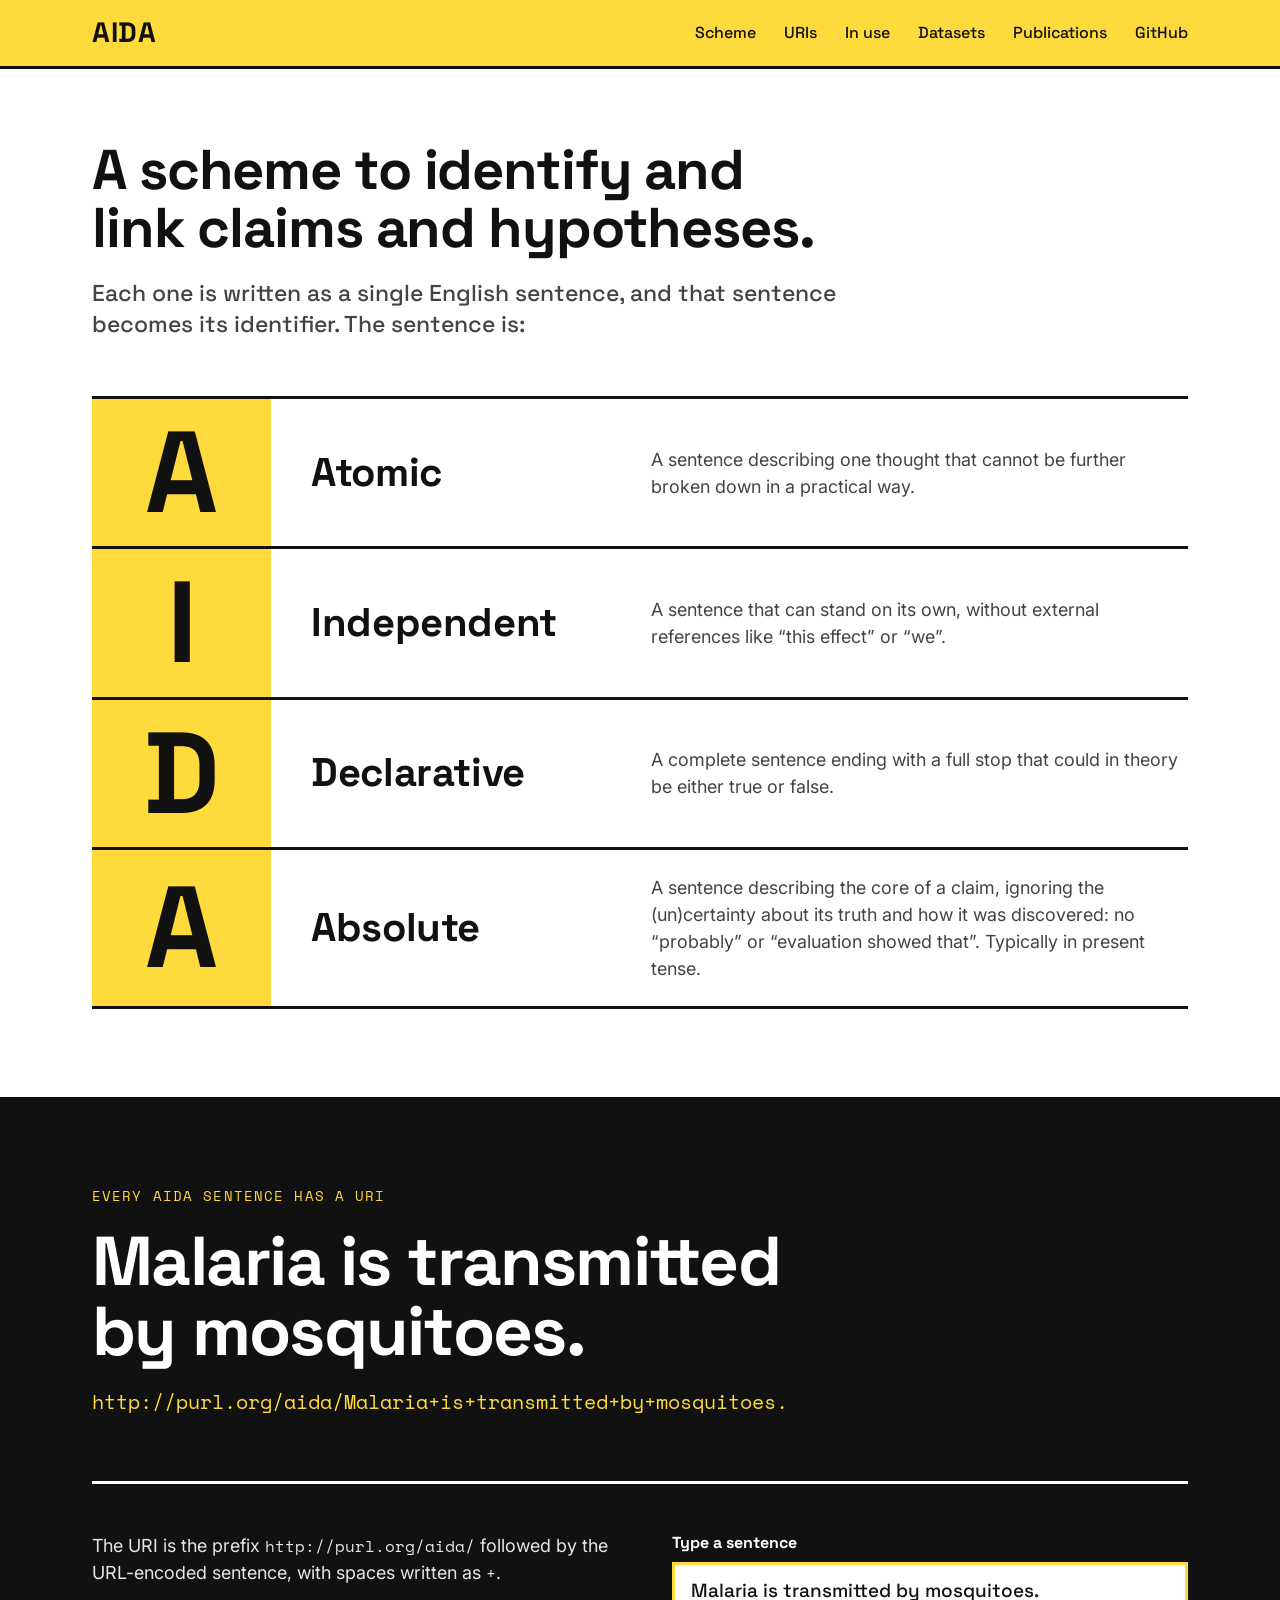
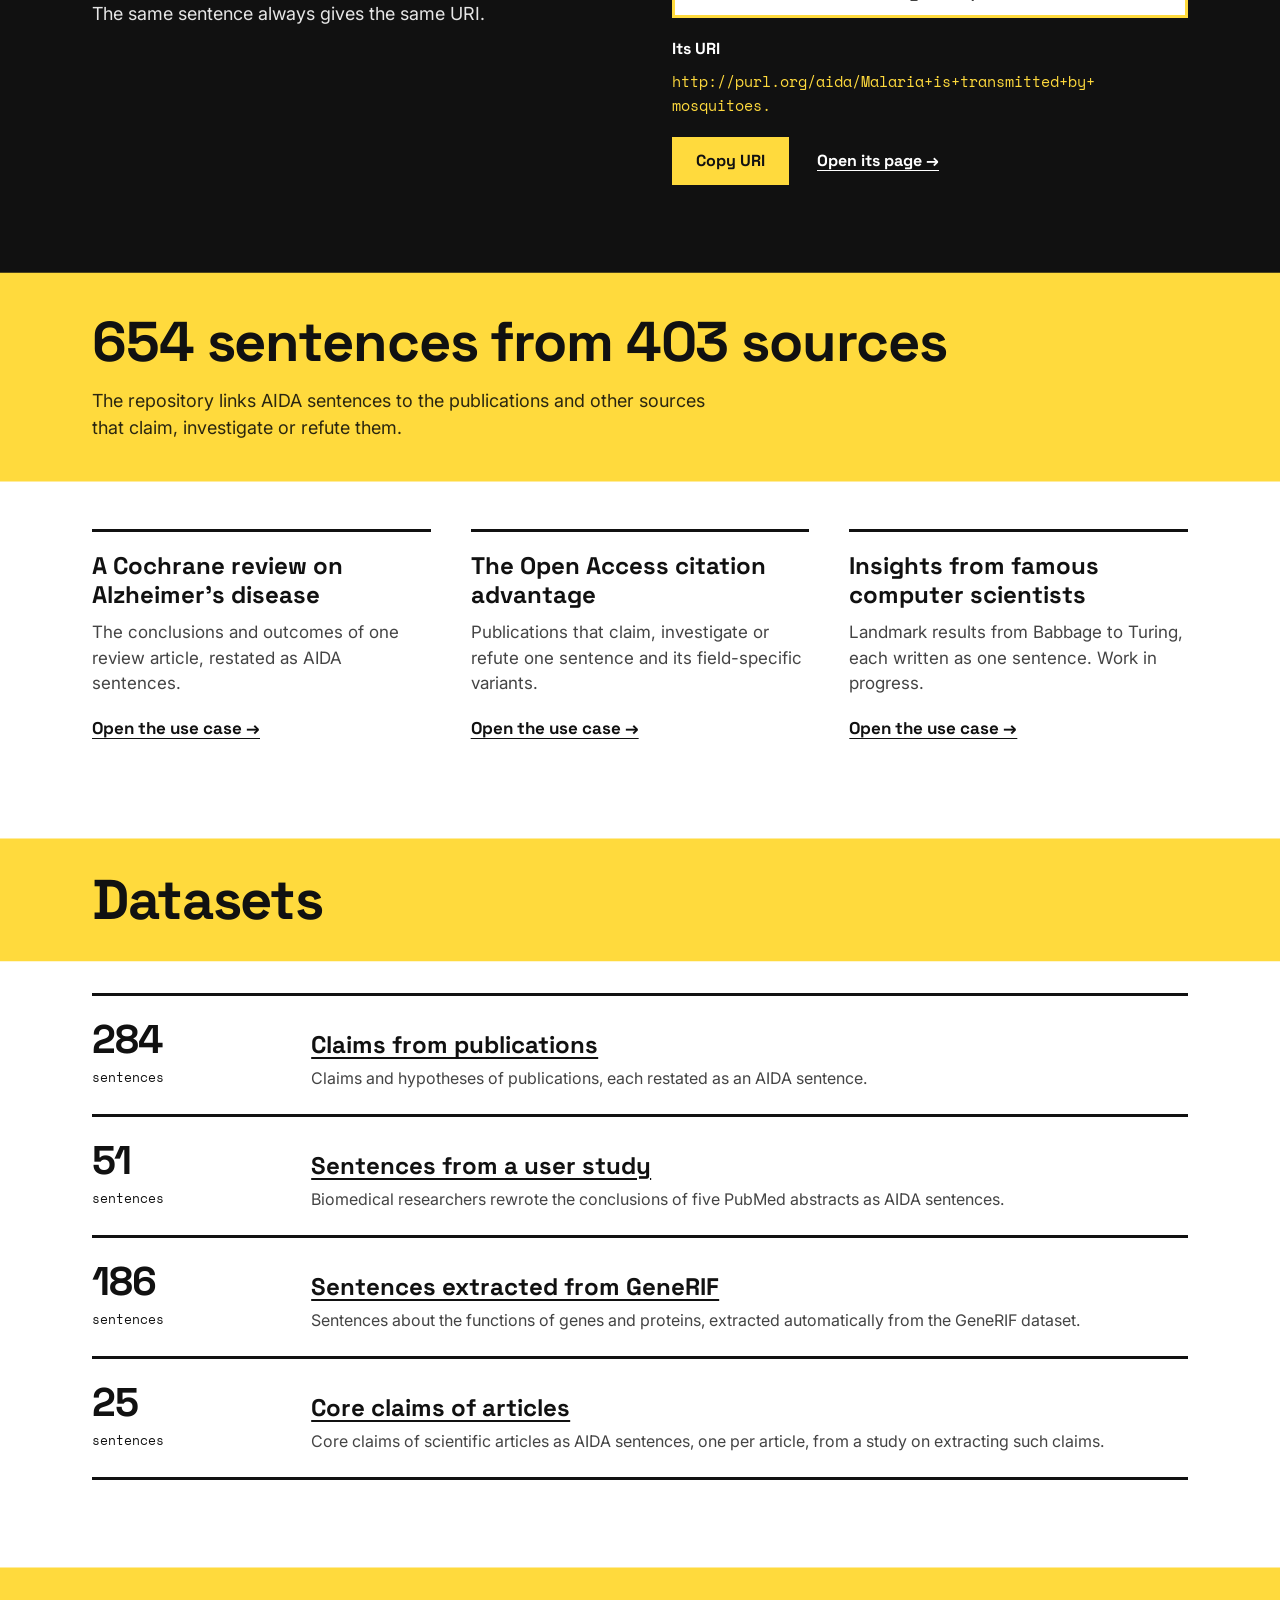
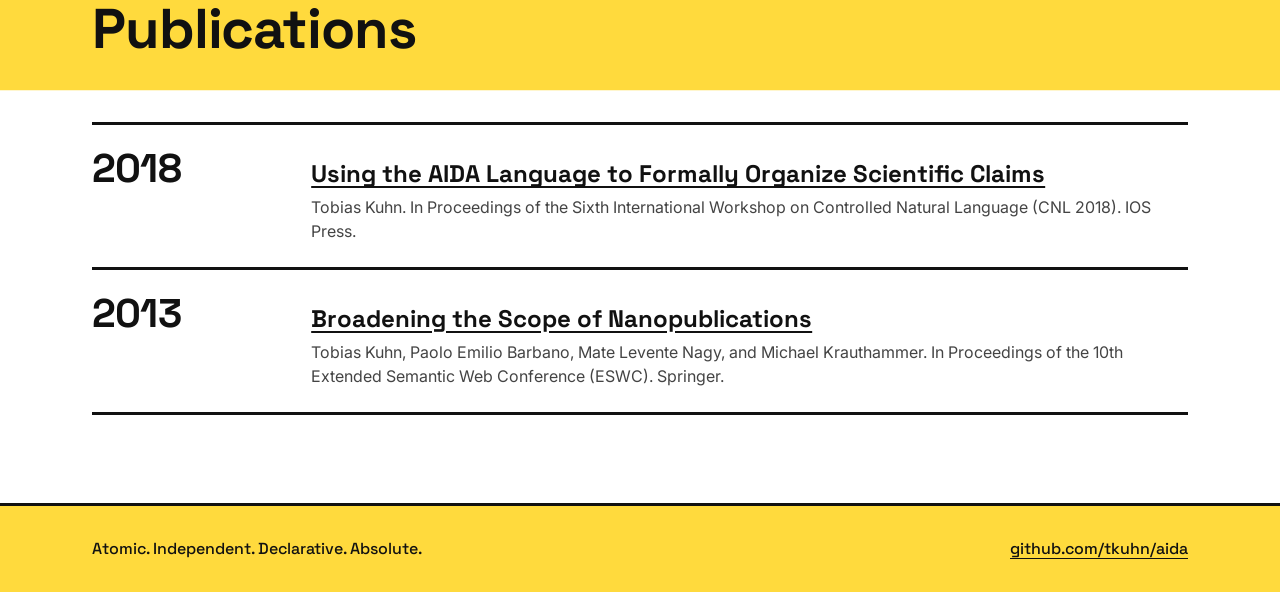
<file: docs/index.html>
<!doctype html>
<html lang="en">
<head>
<meta charset="utf-8">
<meta name="viewport" content="width=device-width, initial-scale=1">
<title>AIDA: a scheme to identify and link claims and hypotheses</title>
<meta name="description" content="AIDA is a scheme to identify and link claims and hypotheses. Each one is written as a single Atomic, Independent, Declarative and Absolute English sentence, and that sentence becomes its URI.">
<meta property="og:title" content="AIDA: a scheme to identify and link claims and hypotheses">
<meta property="og:description" content="Each claim or hypothesis is written as a single Atomic, Independent, Declarative and Absolute English sentence, and that sentence becomes its URI.">
<meta property="og:type" content="website">
<link rel="icon" href="favicon.svg" type="image/svg+xml">
<link rel="preconnect" href="https://fonts.googleapis.com">
<link rel="preconnect" href="https://fonts.gstatic.com" crossorigin>
<link rel="stylesheet" href="https://fonts.googleapis.com/css2?family=Inter:wght@400;500;600&family=Space+Grotesk:wght@500;700&family=Space+Mono:wght@400;700&display=swap">
<link rel="stylesheet" href="style.css">
</head>
<body>

<a class="skip" href="#main">Skip to content</a>

<header class="site-header">
  <div class="wrap">
    <a class="wordmark" href="./">AIDA</a>
    <nav class="site-nav" aria-label="Main">
      <a href="#scheme">Scheme</a>
      <a href="#uris">URIs</a>
      <a href="#use">In use</a>
      <a href="#datasets">Datasets</a>
      <a href="#publications">Publications</a>
      <a href="https://github.com/tkuhn/aida">GitHub</a>
    </nav>
  </div>
</header>

<main id="main">

  <section class="wrap hero">
    <h1 class="display">A scheme to identify and link claims and hypotheses.</h1>
    <p class="lead">Each one is written as a single English sentence, and that sentence becomes its identifier. The sentence is:</p>
  </section>

  <section class="wrap properties" id="scheme">
    <ol>
      <li>
        <span class="letter" aria-hidden="true">A</span>
        <h2>Atomic</h2>
        <p>A sentence describing one thought that cannot be further broken down in a practical way.</p>
      </li>
      <li>
        <span class="letter" aria-hidden="true">I</span>
        <h2>Independent</h2>
        <p>A sentence that can stand on its own, without external references like “this effect” or “we”.</p>
      </li>
      <li>
        <span class="letter" aria-hidden="true">D</span>
        <h2>Declarative</h2>
        <p>A complete sentence ending with a full stop that could in theory be either true or false.</p>
      </li>
      <li>
        <span class="letter" aria-hidden="true">A</span>
        <h2>Absolute</h2>
        <p>A sentence describing the core of a claim, ignoring the (un)certainty about its truth and how it was discovered: no “probably” or “evaluation showed that”. Typically in present tense.</p>
      </li>
    </ol>
  </section>

  <section class="band" id="uris">
    <div class="wrap">
      <div class="example">
        <h2 class="eyebrow">Every AIDA sentence has a URI</h2>
        <p class="example-sentence">Malaria is transmitted by mosquitoes.</p>
        <p class="uri">http://purl.org/aida/Malaria+<wbr>is+<wbr>transmitted+<wbr>by+<wbr>mosquitoes.</p>
      </div>
      <div class="converter" data-converter>
        <div class="converter-text">
          <p>The URI is the prefix <code>http://purl.org/aida/</code> followed by the URL-encoded sentence, with spaces written as <code>+</code>.</p>
          <p>The same sentence always gives the same URI.</p>
        </div>
        <div class="converter-form">
          <div class="field">
            <label class="field-label" for="sentence">Type a sentence</label>
            <input id="sentence" type="text" value="Malaria is transmitted by mosquitoes." autocomplete="off" autocapitalize="sentences" spellcheck="false" data-sentence-input>
          </div>
          <div class="field">
            <span class="field-label">Its URI</span>
            <code class="uri" data-uri-output>http://purl.org/aida/Malaria+is+transmitted+by+mosquitoes.</code>
          </div>
          <div class="actions">
            <button type="button" class="button" data-copy>Copy URI</button>
            <a href="s/?Malaria+is+transmitted+by+mosquitoes." data-open>Open its page →</a>
            <span class="visually-hidden" role="status" data-status></span>
          </div>
        </div>
      </div>
    </div>
  </section>

  <section class="wrap section" id="use">
    <div class="section-head">
      <h2 class="display">654 sentences from 403 sources</h2>
      <p>The repository links AIDA sentences to the publications and other sources that claim, investigate or refute them.</p>
    </div>
    <div class="columns">
      <div class="column">
        <h3>A Cochrane review on Alzheimer’s disease</h3>
        <p>The conclusions and outcomes of one review article, restated as AIDA sentences.</p>
        <a class="more" href="usecases/alzheimers/">Open the use case →</a>
      </div>
      <div class="column">
        <h3>The Open Access citation advantage</h3>
        <p>Publications that claim, investigate or refute one sentence and its field-specific variants.</p>
        <a class="more" href="usecases/openaccess/">Open the use case →</a>
      </div>
      <div class="column">
        <h3>Insights from famous computer scientists</h3>
        <p>Landmark results from Babbage to Turing, each written as one sentence. Work in progress.</p>
        <a class="more" href="usecases/famous-cs/">Open the use case →</a>
      </div>
    </div>
  </section>

  <section class="wrap section datasets" id="datasets">
    <h2 class="display">Datasets</h2>
    <ul class="rows">
      <li>
        <span class="key">284<small>sentences</small></span>
        <div class="pub">
          <a href="datasets/papers/">Claims from publications</a>
          <p>Claims and hypotheses of publications, each restated as an AIDA sentence.</p>
        </div>
      </li>
      <li>
        <span class="key">51<small>sentences</small></span>
        <div class="pub">
          <a href="datasets/user-study/">Sentences from a user study</a>
          <p>Biomedical researchers rewrote the conclusions of five PubMed abstracts as AIDA sentences.</p>
        </div>
      </li>
      <li>
        <span class="key">186<small>sentences</small></span>
        <div class="pub">
          <a href="datasets/bot-study/">Sentences extracted from GeneRIF</a>
          <p>Sentences about the functions of genes and proteins, extracted automatically from the GeneRIF dataset.</p>
        </div>
      </li>
      <li>
        <span class="key">25<small>sentences</small></span>
        <div class="pub">
          <a href="datasets/core-claims/">Core claims of articles</a>
          <p>Core claims of scientific articles as AIDA sentences, one per article, from a study on extracting such claims.</p>
        </div>
      </li>
    </ul>
  </section>

  <section class="wrap section publications" id="publications">
    <h2 class="display">Publications</h2>
    <ol class="rows">
      <li>
        <span class="year">2018</span>
        <div class="pub">
          <a href="https://doi.org/10.3233/978-1-61499-904-1-52">Using the AIDA Language to Formally Organize Scientific Claims</a>
          <p>Tobias Kuhn. In Proceedings of the Sixth International Workshop on Controlled Natural Language (CNL 2018). IOS Press.</p>
        </div>
      </li>
      <li>
        <span class="year">2013</span>
        <div class="pub">
          <a href="http://www.tkuhn.org/pub/kuhn2013eswc.pdf">Broadening the Scope of Nanopublications</a>
          <p>Tobias Kuhn, Paolo Emilio Barbano, Mate Levente Nagy, and Michael Krauthammer. In Proceedings of the 10th Extended Semantic Web Conference (ESWC). Springer.</p>
        </div>
      </li>
    </ol>
  </section>

</main>

<footer class="site-footer">
  <div class="wrap">
    <span>Atomic. Independent. Declarative. Absolute.</span>
    <a href="https://github.com/tkuhn/aida">github.com/tkuhn/aida</a>
  </div>
</footer>

<script src="aida.js" defer></script>
</body>
</html>
</file>
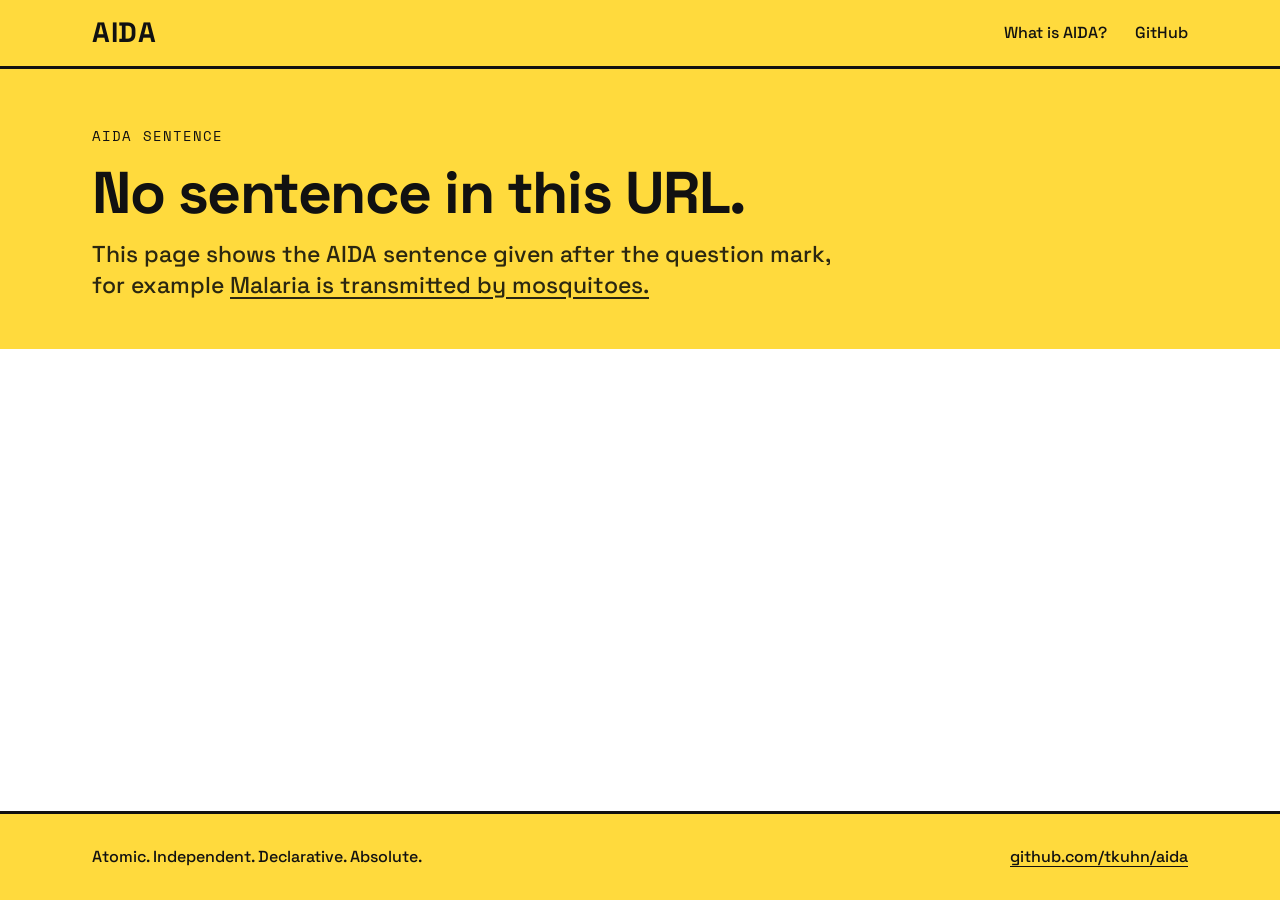
<file: docs/s/index.html>
<!doctype html>
<html lang="en">
<head>
<meta charset="utf-8">
<meta name="viewport" content="width=device-width, initial-scale=1">
<title>AIDA sentence</title>
<meta name="description" content="An AIDA sentence: a claim or hypothesis written as a single Atomic, Independent, Declarative and Absolute English sentence, with the URI that identifies it.">
<link rel="icon" href="../favicon.svg" type="image/svg+xml">
<link rel="preconnect" href="https://fonts.googleapis.com">
<link rel="preconnect" href="https://fonts.gstatic.com" crossorigin>
<link rel="stylesheet" href="https://fonts.googleapis.com/css2?family=Inter:wght@400;500;600&family=Space+Grotesk:wght@500;700&family=Space+Mono:wght@400;700&display=swap">
<link rel="stylesheet" href="../style.css">
</head>
<body>

<a class="skip" href="#main">Skip to content</a>

<header class="site-header">
  <div class="wrap">
    <a class="wordmark" href="../">AIDA</a>
    <nav class="site-nav" aria-label="Main">
      <a href="../">What is AIDA?</a>
      <a href="https://github.com/tkuhn/aida">GitHub</a>
    </nav>
  </div>
</header>

<!-- The sentence comes from the URL: s/?Malaria+is+transmitted+by+mosquitoes.
     See aida.js. -->
<main id="main" data-sentence-page>

  <div data-found hidden>
    <section class="page-head">
      <div class="wrap sentence-head">
        <p class="eyebrow">AIDA sentence</p>
        <h1 class="sentence" data-sentence></h1>
      </div>
    </section>

    <section class="band compact">
      <div class="wrap">
        <div class="uri-row">
          <code class="uri" data-uri></code>
          <button type="button" class="button" data-copy>Copy URI</button>
          <span class="visually-hidden" role="status" data-status></span>
        </div>
        <p class="about">This URI identifies a claim or hypothesis written as an AIDA sentence: Atomic, Independent, Declarative and Absolute. The sentence itself is the identifier, so a URI like this exists for any AIDA sentence without being registered anywhere. <a href="../">What is AIDA?</a></p>
        <p class="about" data-hint hidden>AIDA sentences end with a full stop. If this link lost its final dot, you are probably looking for: <a data-hint-link></a></p>
      </div>
    </section>

    <section class="wrap sources" data-sources hidden>
      <h2>Sources linked to this sentence</h2>
      <div class="columns" data-source-columns></div>
    </section>
  </div>

  <section class="page-head" data-empty hidden>
    <div class="wrap sentence-head">
      <p class="eyebrow">AIDA sentence</p>
      <h1 class="sentence">No sentence in this URL.</h1>
      <p class="lead">This page shows the AIDA sentence given after the question mark, for example <a href="?Malaria+is+transmitted+by+mosquitoes.">Malaria is transmitted by mosquitoes.</a></p>
    </div>
  </section>

  <noscript>
    <section class="page-head">
      <div class="wrap sentence-head">
        <p class="eyebrow">AIDA sentence</p>
        <p class="lead">The URL of this page contains an AIDA sentence: replace each + with a space to read it. Showing it here needs JavaScript. <a href="../">What is AIDA?</a></p>
      </div>
    </section>
  </noscript>

</main>

<footer class="site-footer">
  <div class="wrap">
    <span>Atomic. Independent. Declarative. Absolute.</span>
    <a href="https://github.com/tkuhn/aida">github.com/tkuhn/aida</a>
  </div>
</footer>

<script src="../aida.js" defer></script>
</body>
</html>
</file>
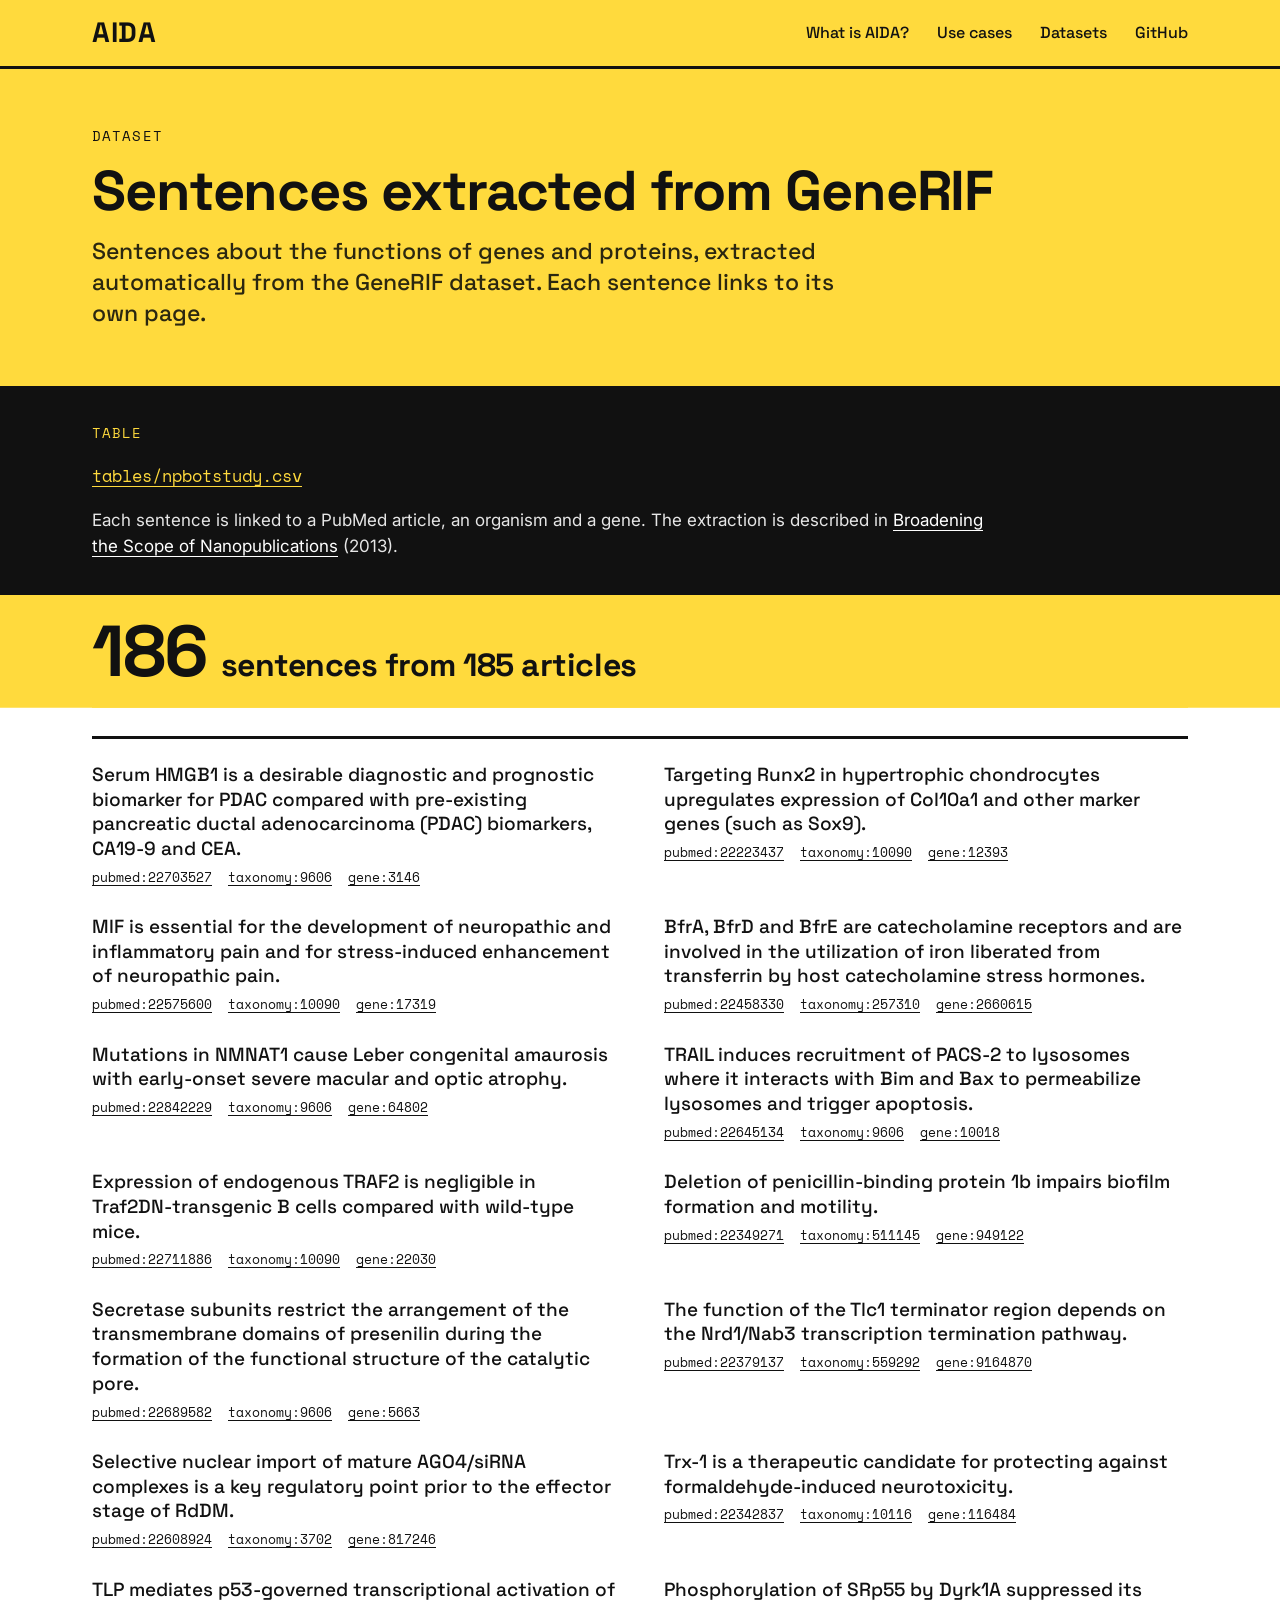
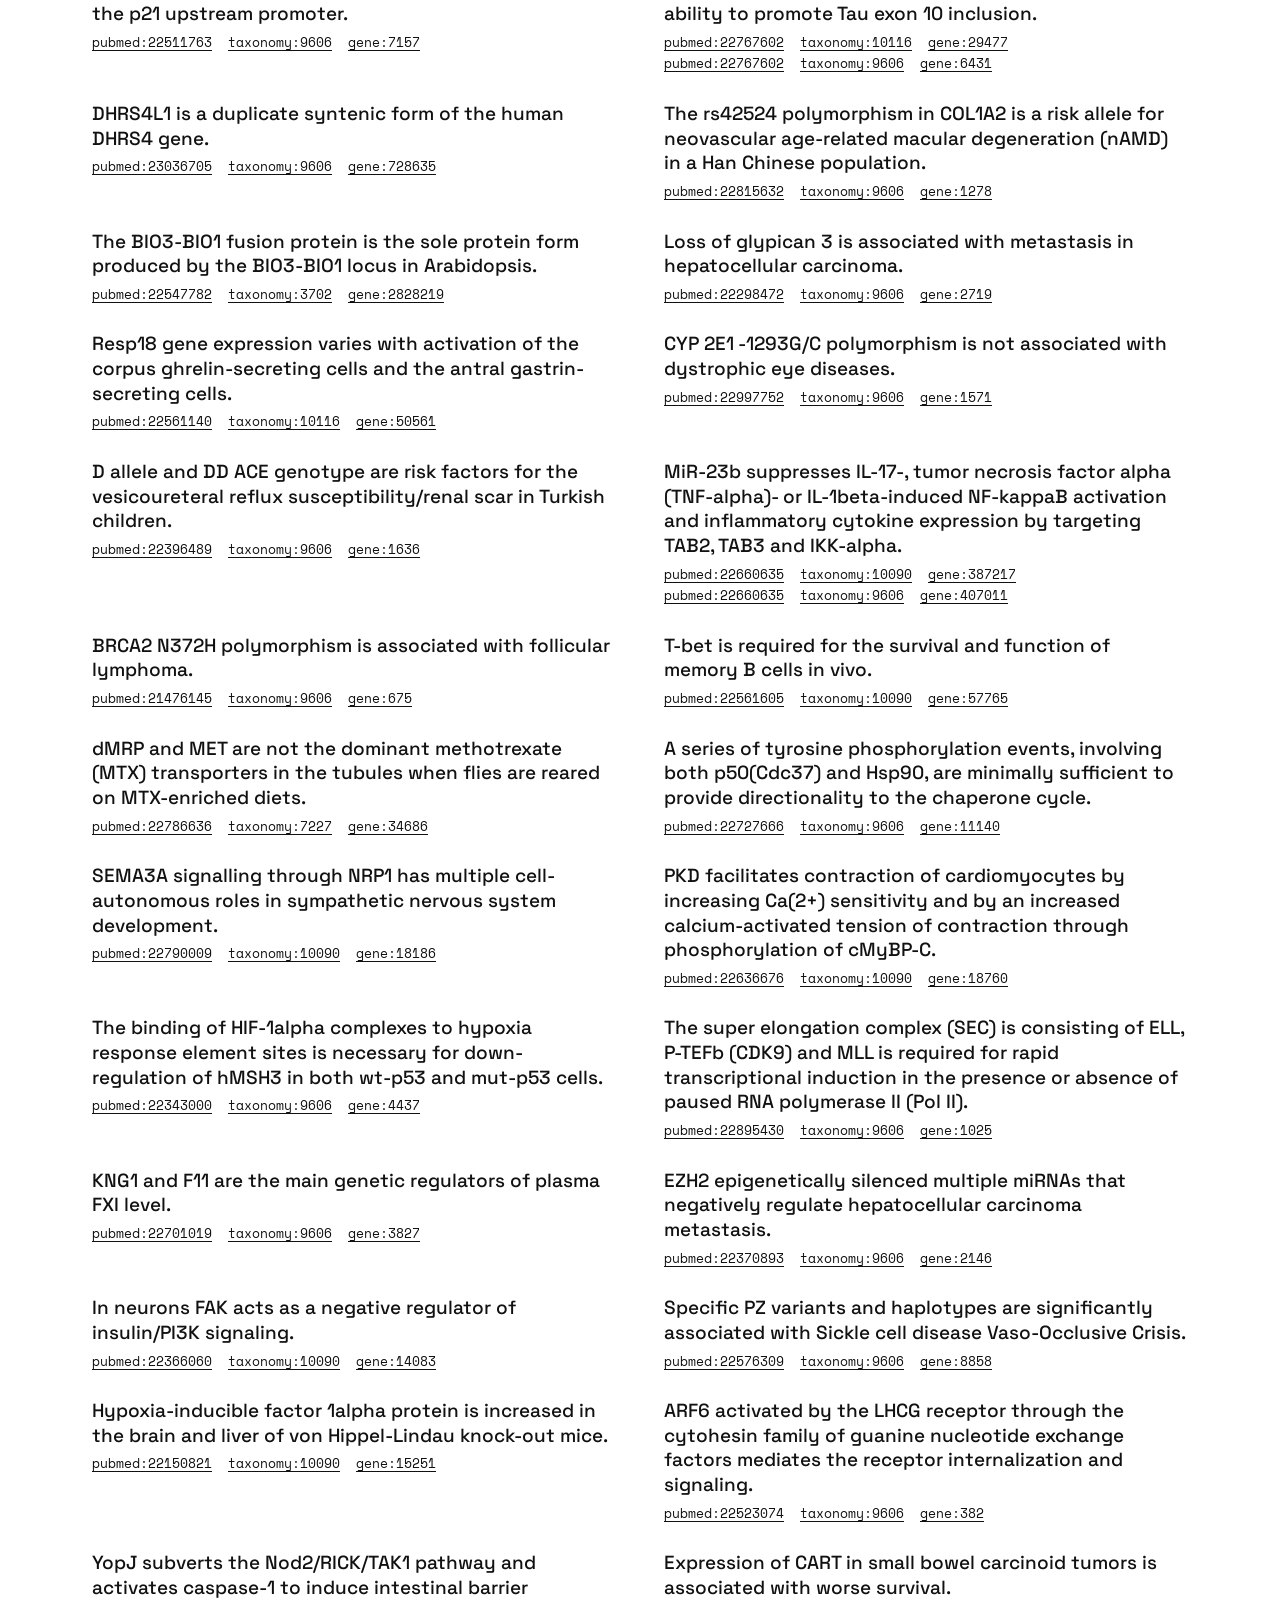
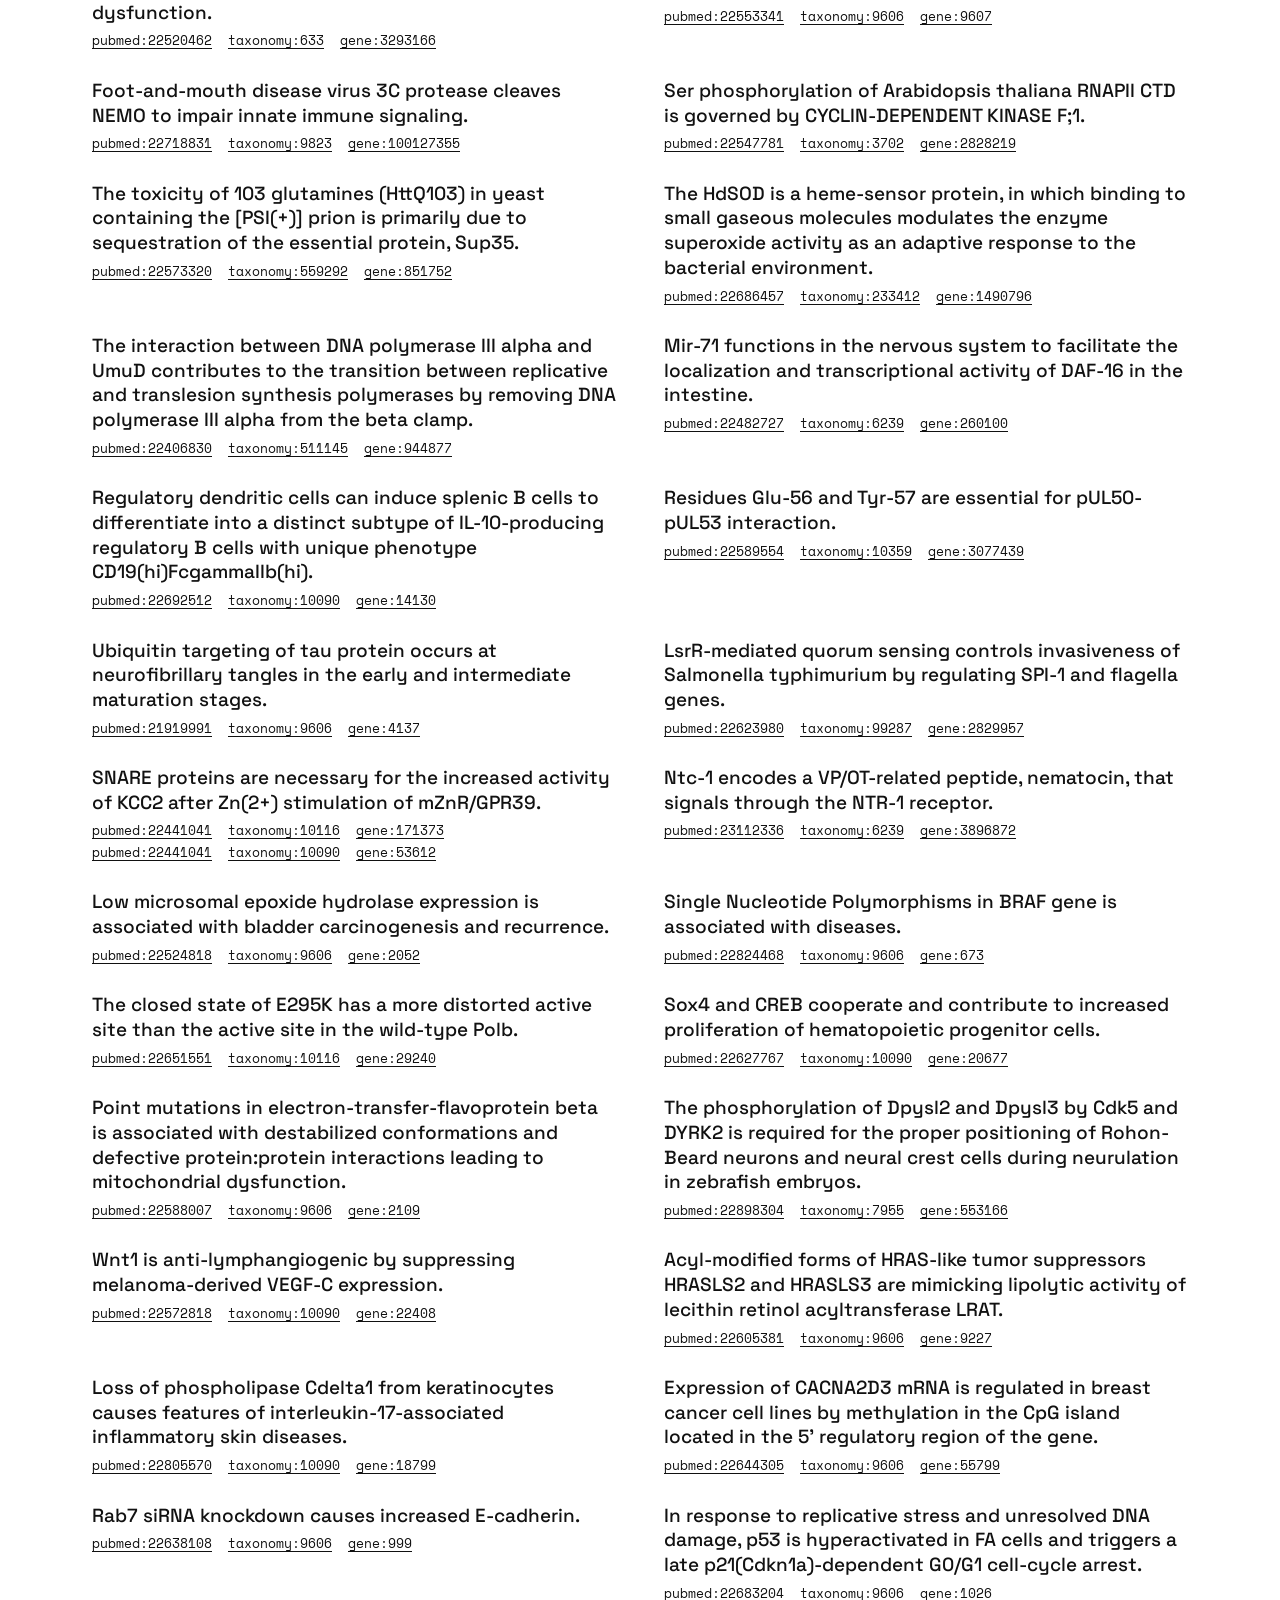
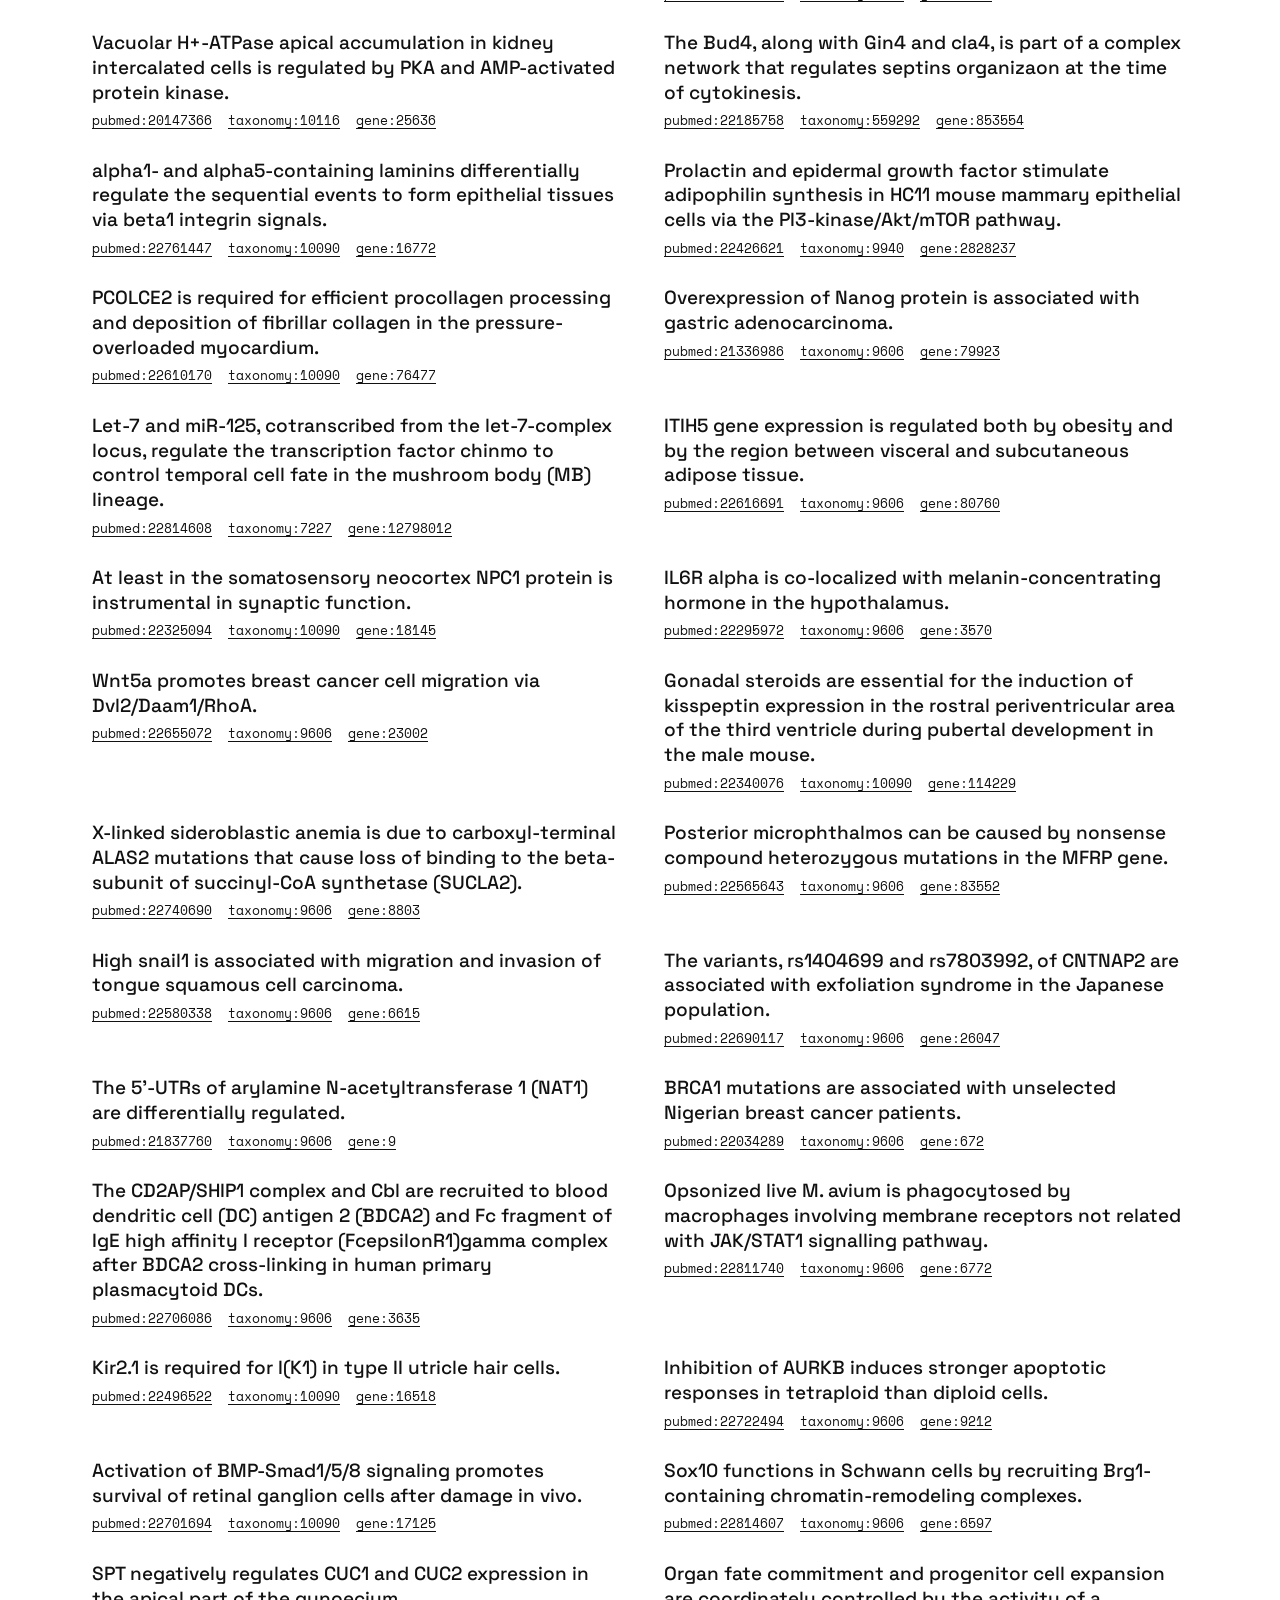
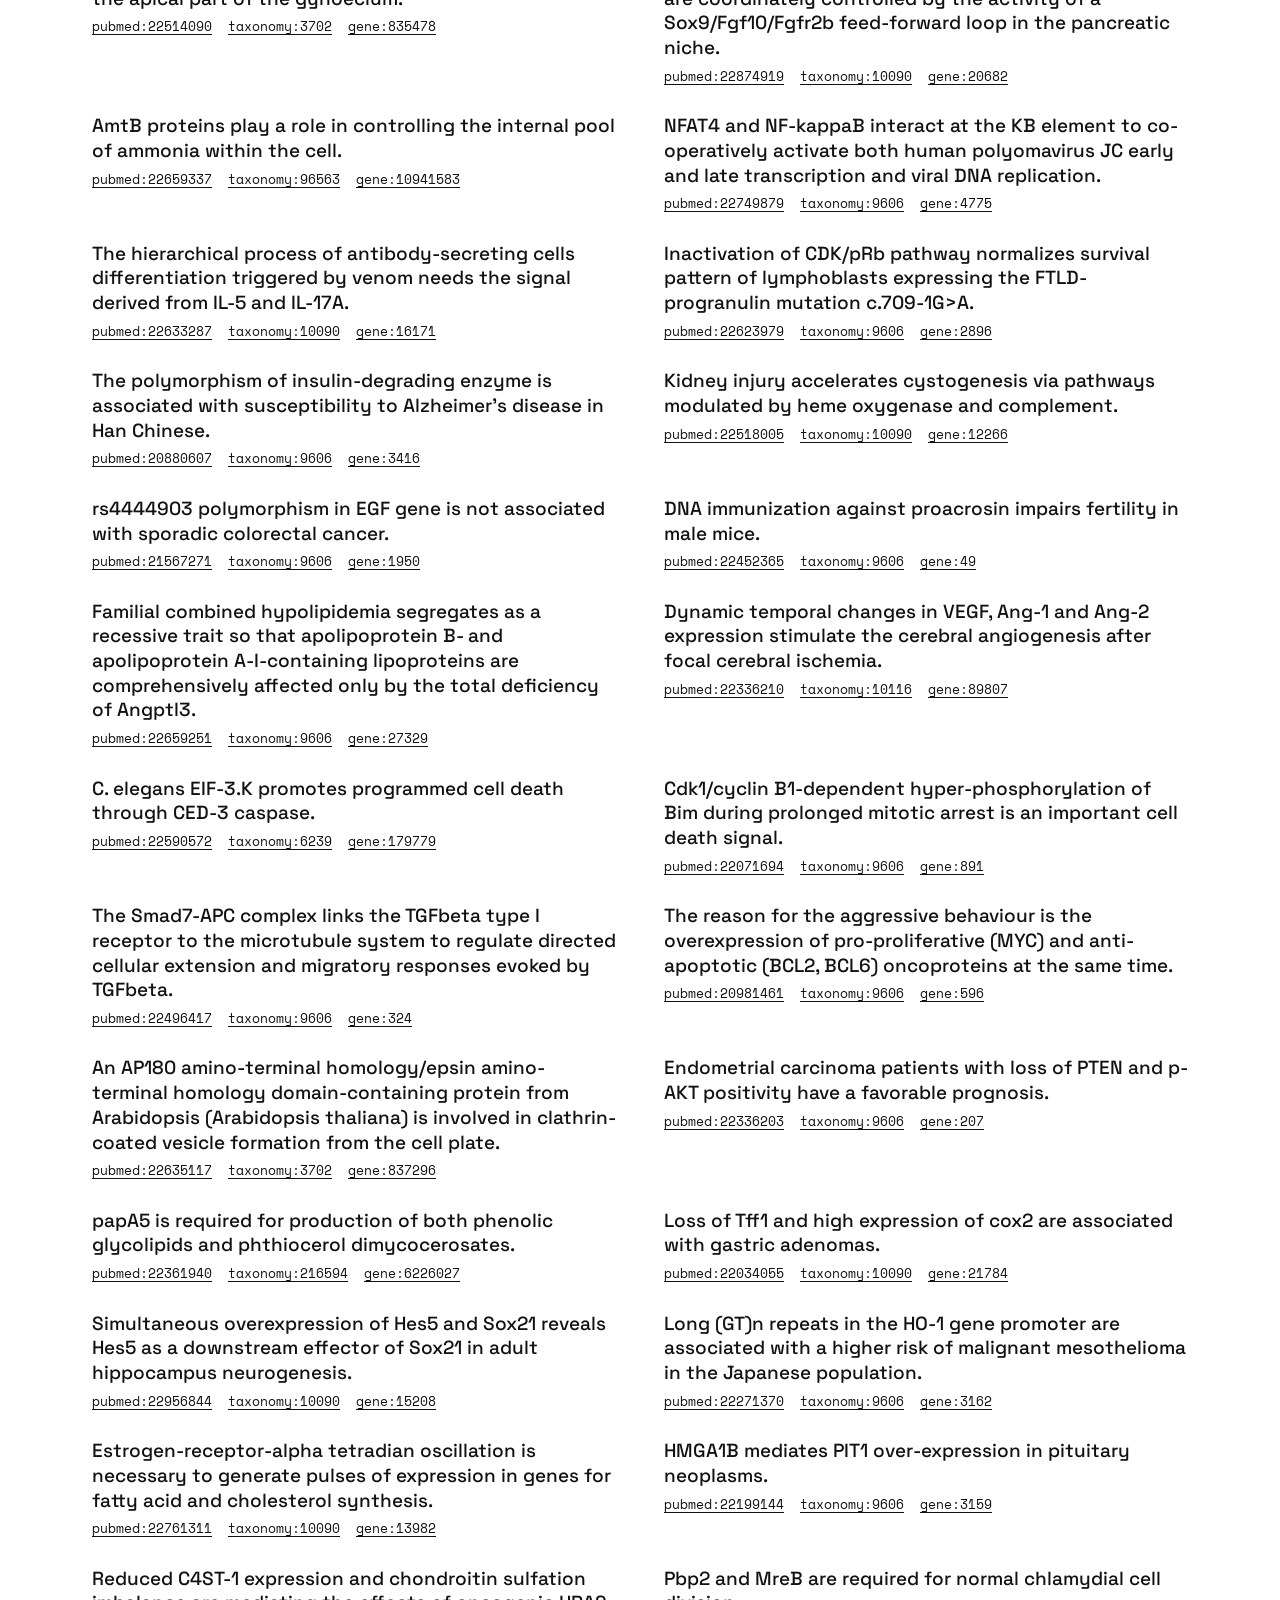
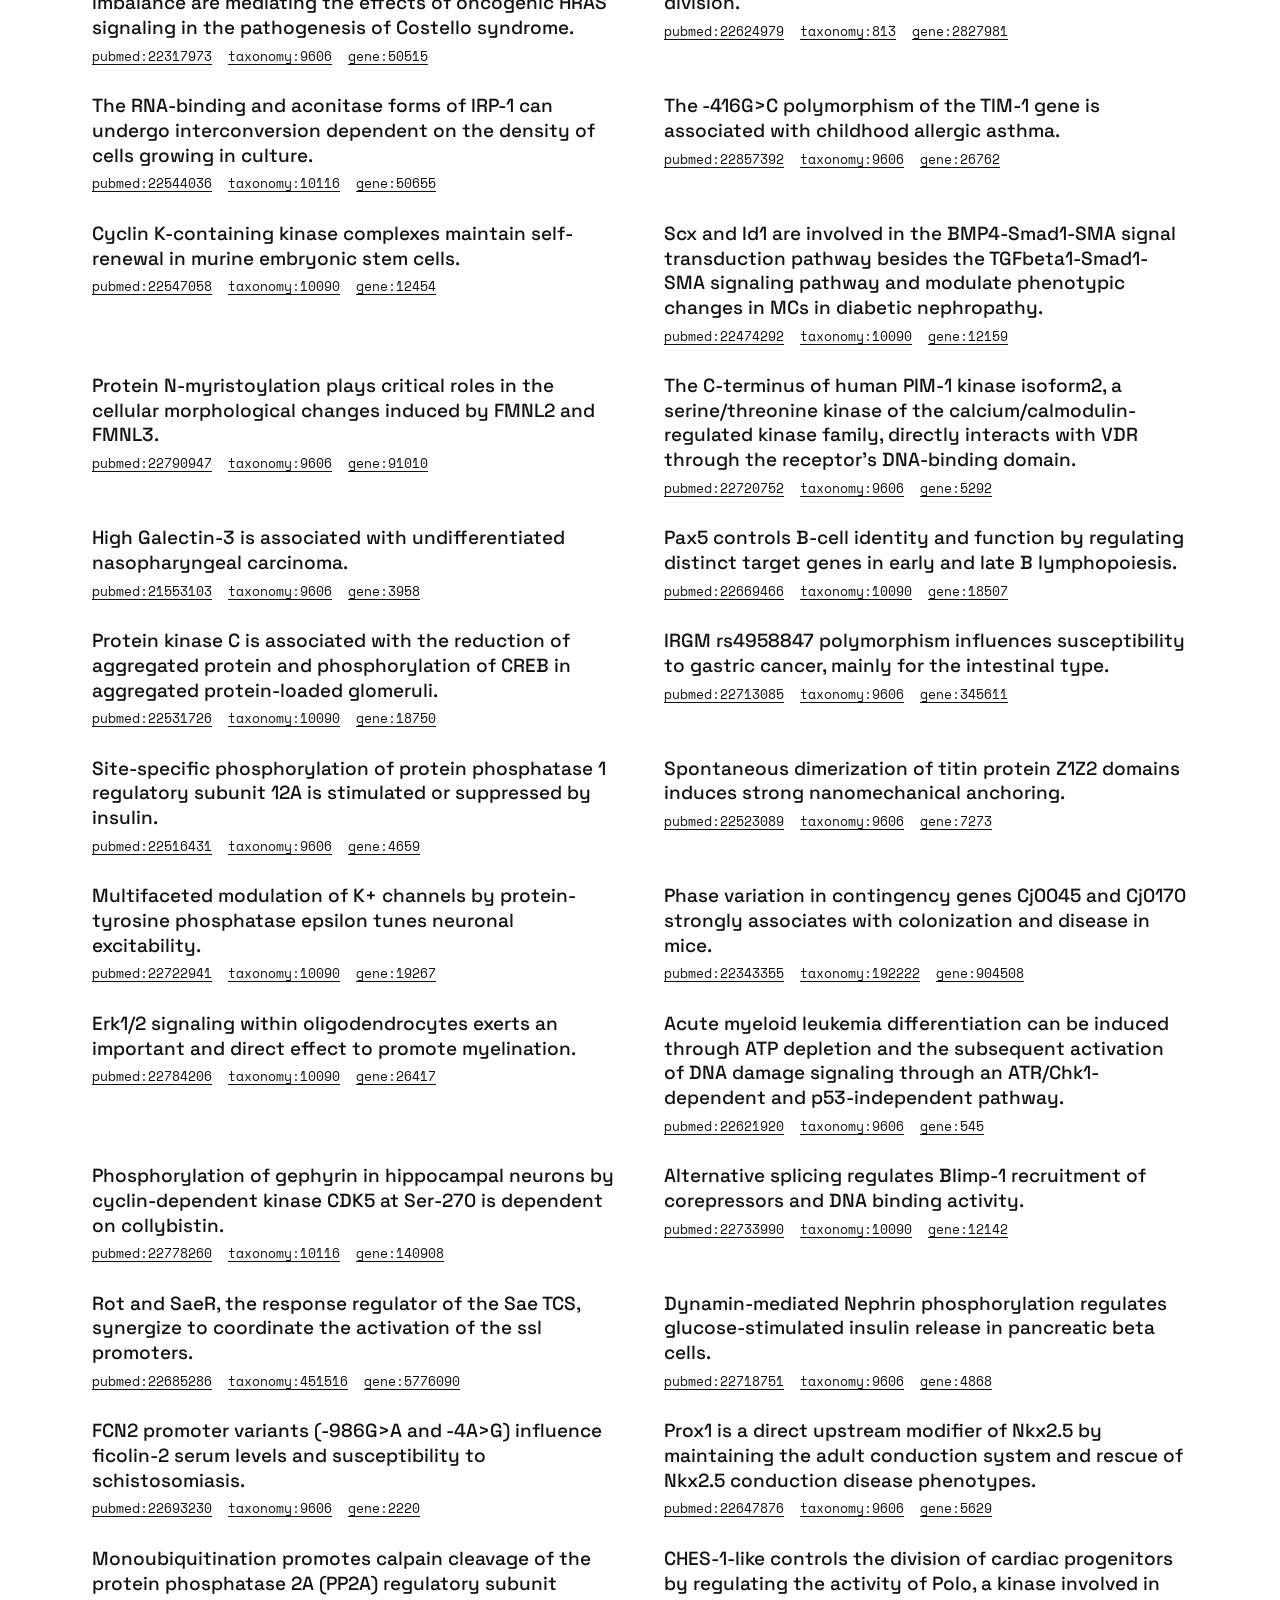
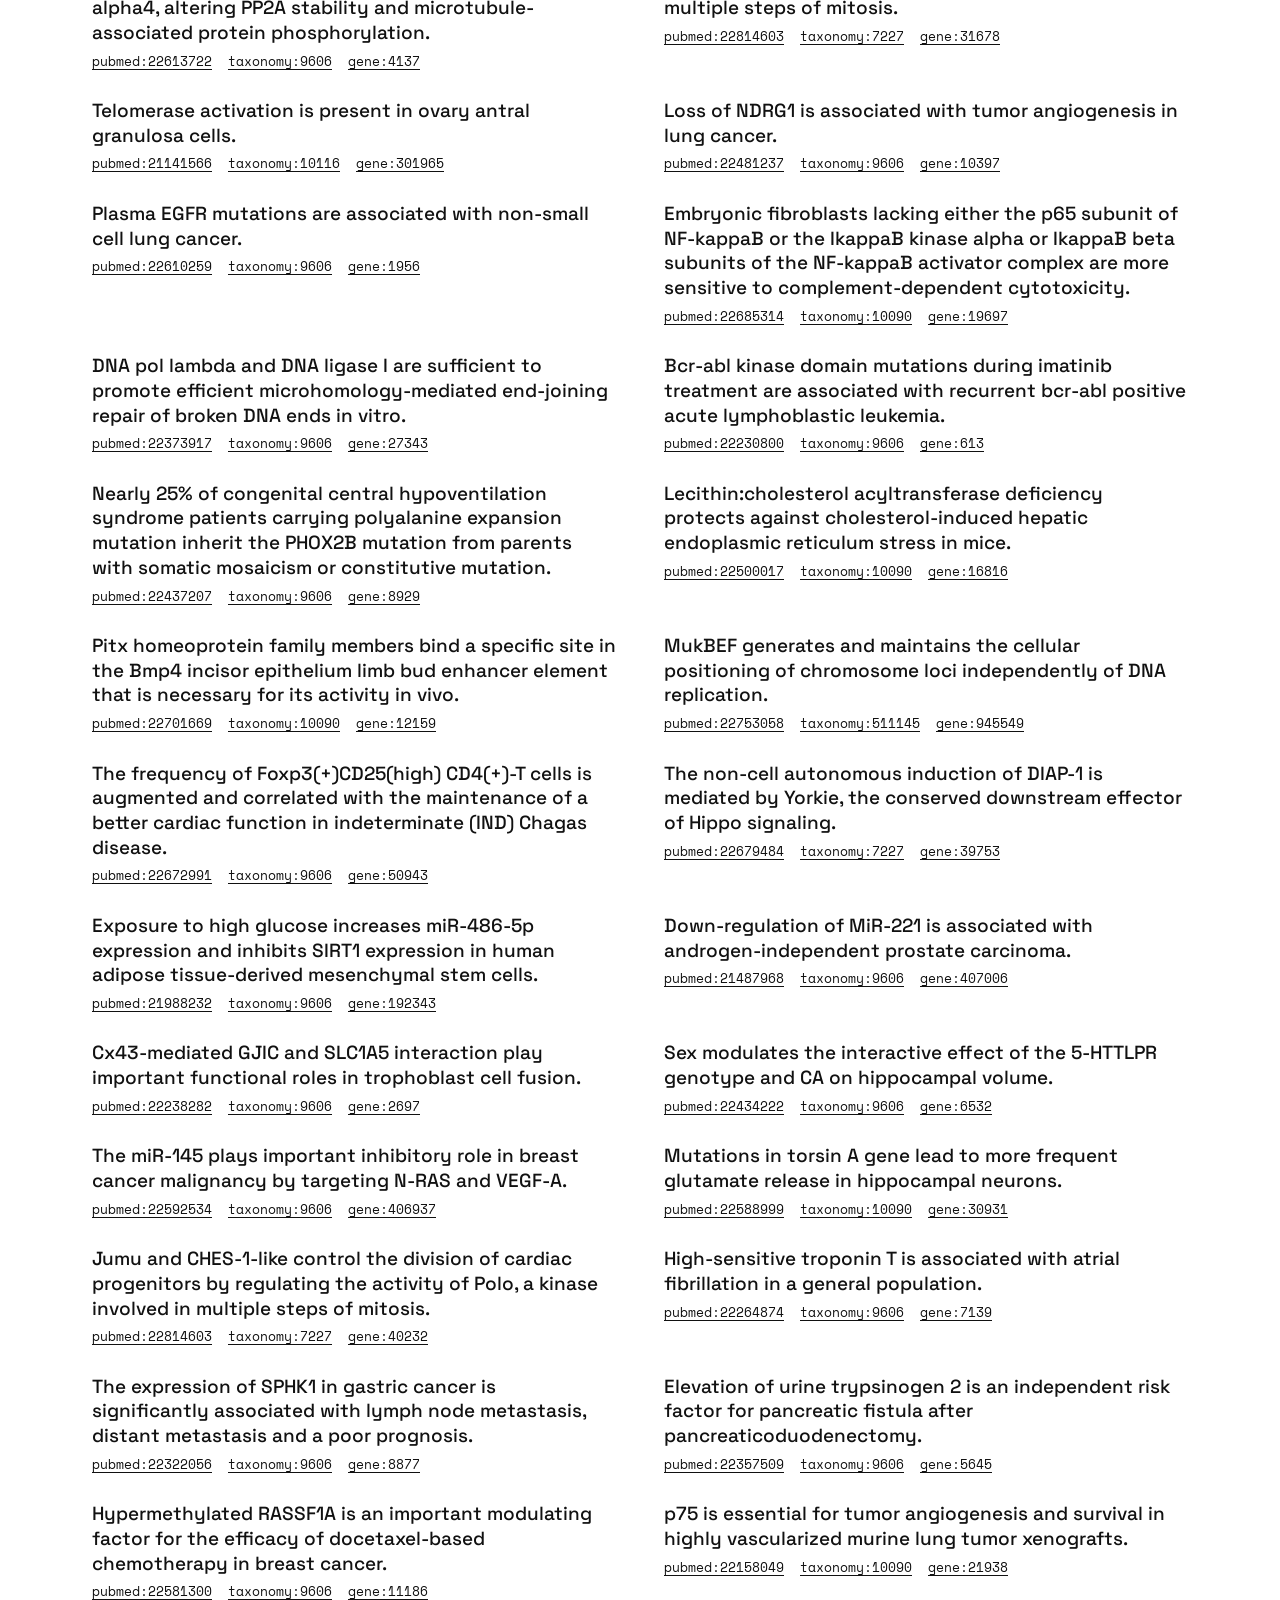
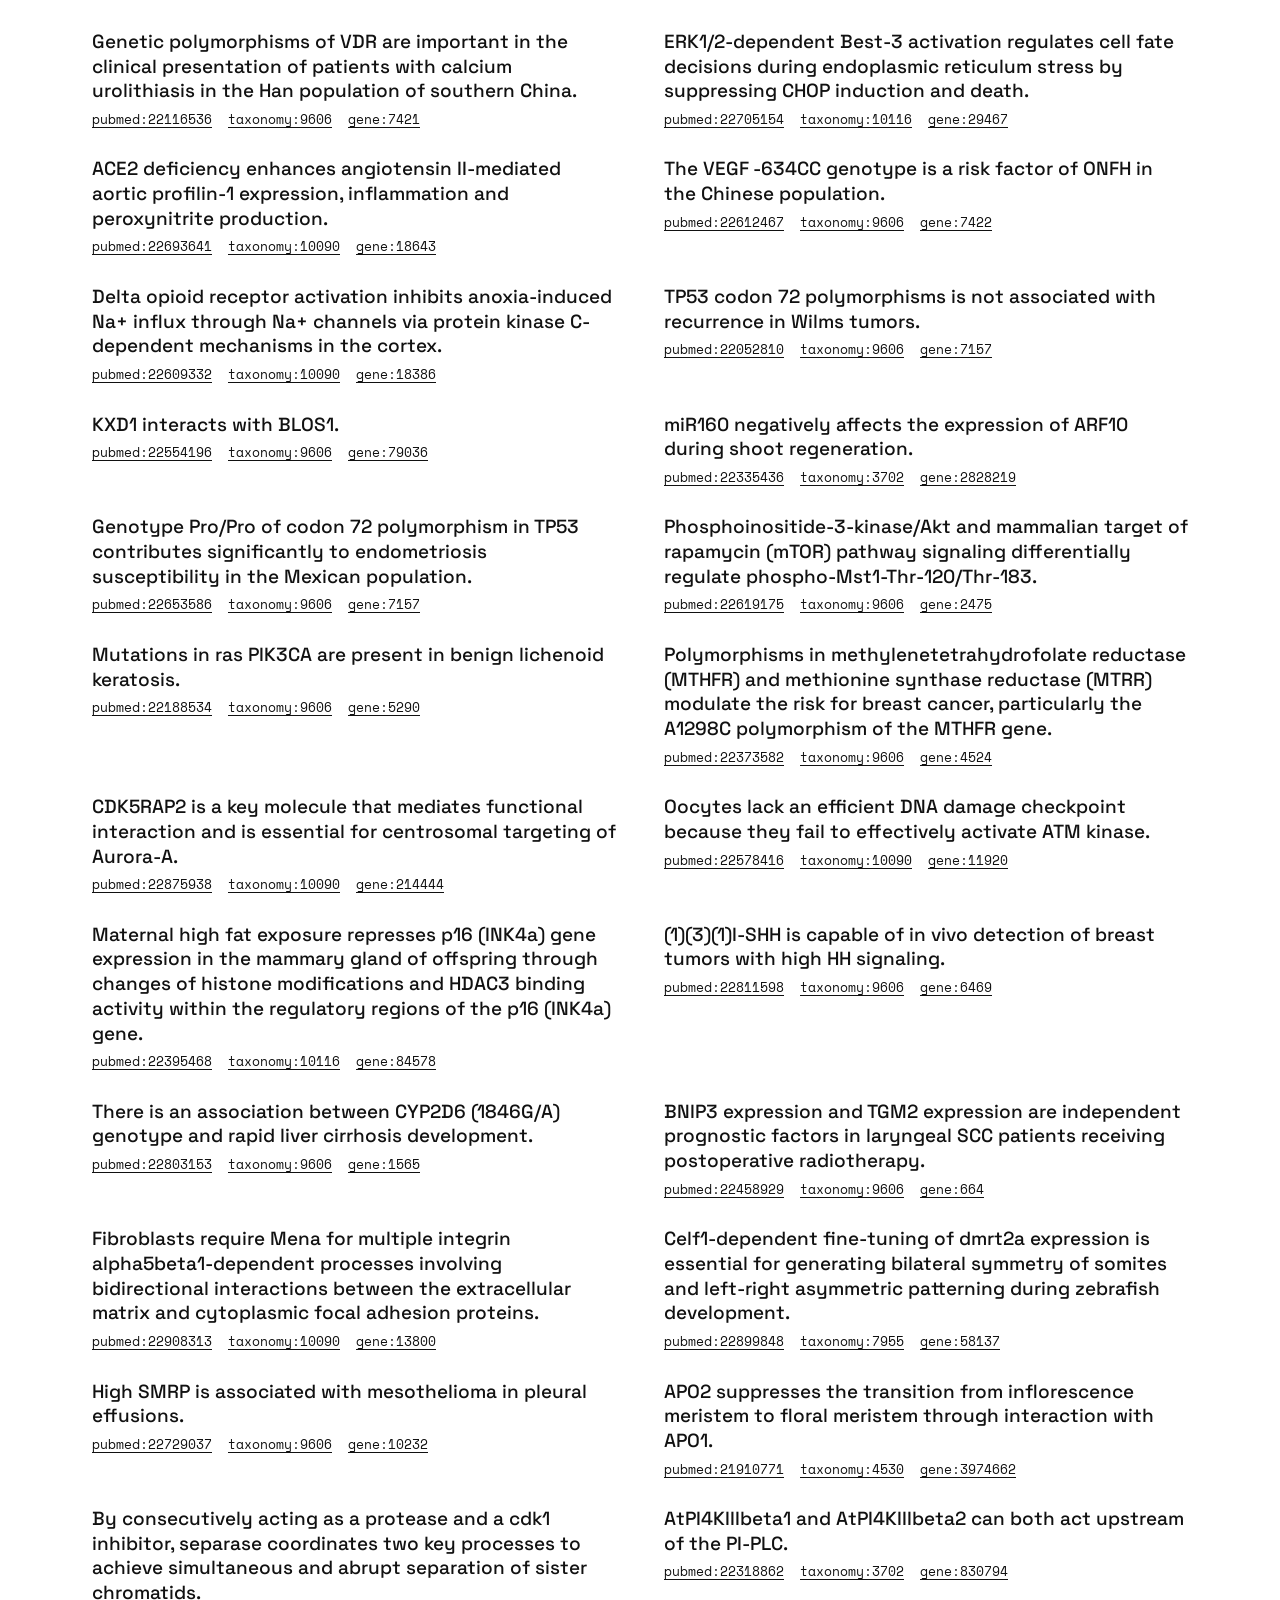
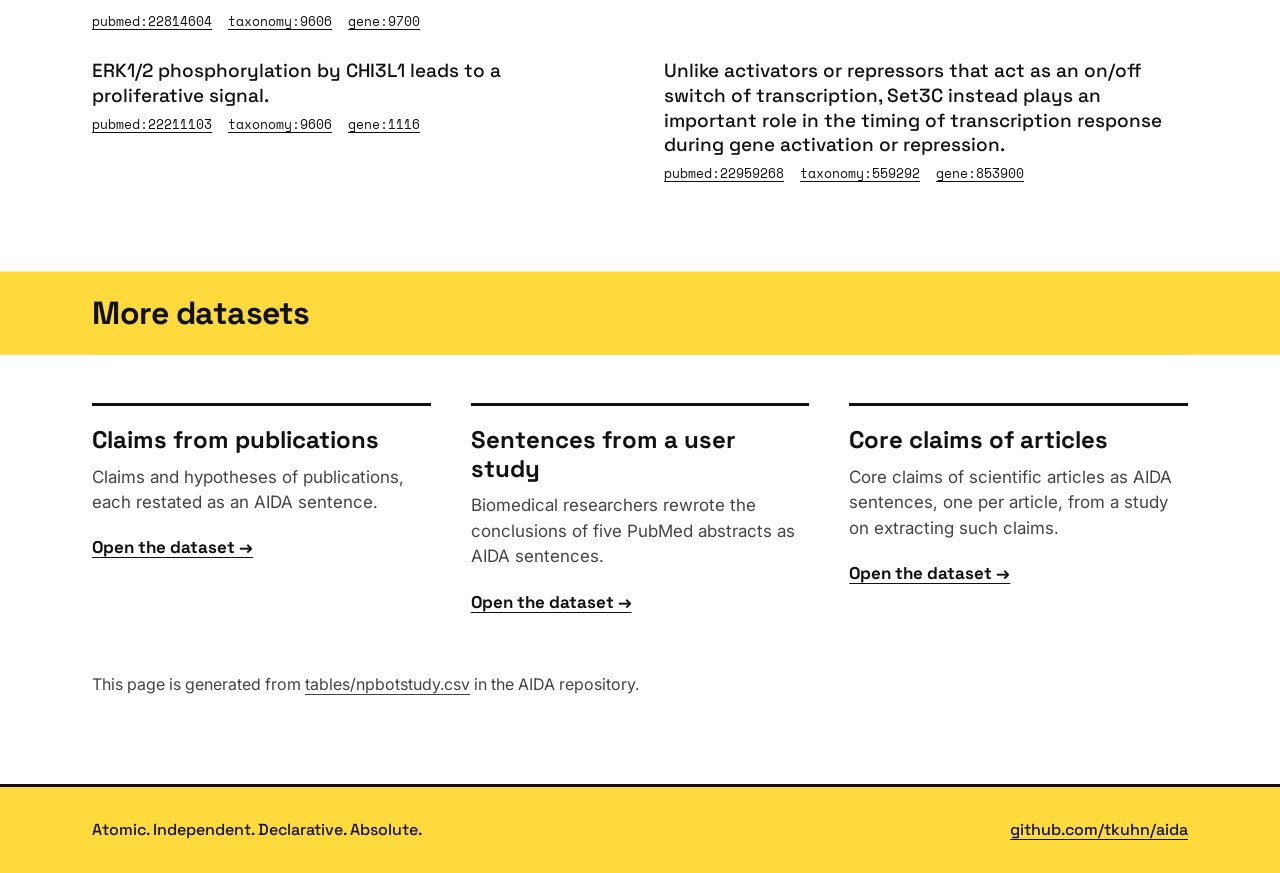
<file: docs/datasets/bot-study/index.html>
<!doctype html>
<!-- Generated by scripts/make-site-datasets.py from tables/npbotstudy.csv. Do not edit by hand. -->
<html lang="en">
<head>
<meta charset="utf-8">
<meta name="viewport" content="width=device-width, initial-scale=1">
<title>Sentences extracted from GeneRIF · AIDA</title>
<meta name="description" content="Sentences about the functions of genes and proteins, extracted automatically from the GeneRIF dataset.">
<link rel="icon" href="../../favicon.svg" type="image/svg+xml">
<link rel="preconnect" href="https://fonts.googleapis.com">
<link rel="preconnect" href="https://fonts.gstatic.com" crossorigin>
<link rel="stylesheet" href="https://fonts.googleapis.com/css2?family=Inter:wght@400;500;600&family=Space+Grotesk:wght@500;700&family=Space+Mono:wght@400;700&display=swap">
<link rel="stylesheet" href="../../style.css">
</head>
<body>

<a class="skip" href="#main">Skip to content</a>

<header class="site-header">
  <div class="wrap">
    <a class="wordmark" href="../../">AIDA</a>
    <nav class="site-nav" aria-label="Main">
      <a href="../../">What is AIDA?</a>
      <a href="../../#use">Use cases</a>
      <a href="../../#datasets">Datasets</a>
      <a href="https://github.com/tkuhn/aida">GitHub</a>
    </nav>
  </div>
</header>

<main id="main">

  <section class="page-head">
    <div class="wrap usecase-head">
      <p class="eyebrow">Dataset</p>
      <h1 class="display">Sentences extracted from GeneRIF</h1>
      <p class="lead">Sentences about the functions of genes and proteins, extracted automatically from the GeneRIF dataset. Each sentence links to its own page.</p>
    </div>
  </section>

  <section class="band compact">
    <div class="wrap">
      <h2 class="eyebrow">Table</h2>
      <p class="uri"><a href="https://github.com/tkuhn/aida/blob/master/tables/npbotstudy.csv">tables/npbotstudy.csv</a></p>
      <p class="about">Each sentence is linked to a PubMed article, an organism and a gene. The extraction is described in <a href="http://www.tkuhn.org/pub/kuhn2013eswc.pdf">Broadening the Scope of Nanopublications</a> (2013).</p>
    </div>
  </section>
  <section class="wrap block">
    <h2 class="counted"><span class="count">186</span>sentences from 185 articles</h2>
    <ul class="pubs wide">
      <li><a class="sentence-link" href="../../s/?Serum+HMGB1+is+a+desirable+diagnostic+and+prognostic+biomarker+for+PDAC+compared+with+pre-existing+pancreatic+ductal+adenocarcinoma+%28PDAC%29+biomarkers%2C+CA19-9+and+CEA.">Serum HMGB1 is a desirable diagnostic and prognostic biomarker for PDAC compared with pre-existing pancreatic ductal adenocarcinoma (PDAC) biomarkers, CA19-9 and CEA.</a>
        <span class="meta"><a class="source" href="http://identifiers.org/pubmed/22703527">pubmed:22703527</a><a class="source" href="http://purl.uniprot.org/taxonomy/9606">taxonomy:9606</a><a class="source" href="http://www.ncbi.nlm.nih.gov/gene/3146">gene:3146</a></span>
      </li>
      <li><a class="sentence-link" href="../../s/?Targeting+Runx2+in+hypertrophic+chondrocytes+upregulates+expression+of+Col10a1+and+other+marker+genes+%28such+as+Sox9%29.">Targeting Runx2 in hypertrophic chondrocytes upregulates expression of Col10a1 and other marker genes (such as Sox9).</a>
        <span class="meta"><a class="source" href="http://identifiers.org/pubmed/22223437">pubmed:22223437</a><a class="source" href="http://purl.uniprot.org/taxonomy/10090">taxonomy:10090</a><a class="source" href="http://www.ncbi.nlm.nih.gov/gene/12393">gene:12393</a></span>
      </li>
      <li><a class="sentence-link" href="../../s/?MIF+is+essential+for+the+development+of+neuropathic+and+inflammatory+pain+and+for+stress-induced+enhancement+of+neuropathic+pain.">MIF is essential for the development of neuropathic and inflammatory pain and for stress-induced enhancement of neuropathic pain.</a>
        <span class="meta"><a class="source" href="http://identifiers.org/pubmed/22575600">pubmed:22575600</a><a class="source" href="http://purl.uniprot.org/taxonomy/10090">taxonomy:10090</a><a class="source" href="http://www.ncbi.nlm.nih.gov/gene/17319">gene:17319</a></span>
      </li>
      <li><a class="sentence-link" href="../../s/?BfrA%2C+BfrD+and+BfrE+are+catecholamine+receptors+and+are+involved+in+the+utilization+of+iron+liberated+from+transferrin+by+host+catecholamine+stress+hormones.">BfrA, BfrD and BfrE are catecholamine receptors and are involved in the utilization of iron liberated from transferrin by host catecholamine stress hormones.</a>
        <span class="meta"><a class="source" href="http://identifiers.org/pubmed/22458330">pubmed:22458330</a><a class="source" href="http://purl.uniprot.org/taxonomy/257310">taxonomy:257310</a><a class="source" href="http://www.ncbi.nlm.nih.gov/gene/2660615">gene:2660615</a></span>
      </li>
      <li><a class="sentence-link" href="../../s/?Mutations+in+NMNAT1+cause+Leber+congenital+amaurosis+with+early-onset+severe+macular+and+optic+atrophy.">Mutations in NMNAT1 cause Leber congenital amaurosis with early-onset severe macular and optic atrophy.</a>
        <span class="meta"><a class="source" href="http://identifiers.org/pubmed/22842229">pubmed:22842229</a><a class="source" href="http://purl.uniprot.org/taxonomy/9606">taxonomy:9606</a><a class="source" href="http://www.ncbi.nlm.nih.gov/gene/64802">gene:64802</a></span>
      </li>
      <li><a class="sentence-link" href="../../s/?TRAIL+induces+recruitment+of+PACS-2+to+lysosomes+where+it+interacts+with+Bim+and+Bax+to+permeabilize+lysosomes+and+trigger+apoptosis.">TRAIL induces recruitment of PACS-2 to lysosomes where it interacts with Bim and Bax to permeabilize lysosomes and trigger apoptosis.</a>
        <span class="meta"><a class="source" href="http://identifiers.org/pubmed/22645134">pubmed:22645134</a><a class="source" href="http://purl.uniprot.org/taxonomy/9606">taxonomy:9606</a><a class="source" href="http://www.ncbi.nlm.nih.gov/gene/10018">gene:10018</a></span>
      </li>
      <li><a class="sentence-link" href="../../s/?Expression+of+endogenous+TRAF2+is+negligible+in+Traf2DN-transgenic+B+cells+compared+with+wild-type+mice.">Expression of endogenous TRAF2 is negligible in Traf2DN-transgenic B cells compared with wild-type mice.</a>
        <span class="meta"><a class="source" href="http://identifiers.org/pubmed/22711886">pubmed:22711886</a><a class="source" href="http://purl.uniprot.org/taxonomy/10090">taxonomy:10090</a><a class="source" href="http://www.ncbi.nlm.nih.gov/gene/22030">gene:22030</a></span>
      </li>
      <li><a class="sentence-link" href="../../s/?Deletion+of+penicillin-binding+protein+1b+impairs+biofilm+formation+and+motility.">Deletion of penicillin-binding protein 1b impairs biofilm formation and motility.</a>
        <span class="meta"><a class="source" href="http://identifiers.org/pubmed/22349271">pubmed:22349271</a><a class="source" href="http://purl.uniprot.org/taxonomy/511145">taxonomy:511145</a><a class="source" href="http://www.ncbi.nlm.nih.gov/gene/949122">gene:949122</a></span>
      </li>
      <li><a class="sentence-link" href="../../s/?Secretase+subunits+restrict+the+arrangement+of+the+transmembrane+domains+of+presenilin+during+the+formation+of+the+functional+structure+of+the+catalytic+pore.">Secretase subunits restrict the arrangement of the transmembrane domains of presenilin during the formation of the functional structure of the catalytic pore.</a>
        <span class="meta"><a class="source" href="http://identifiers.org/pubmed/22689582">pubmed:22689582</a><a class="source" href="http://purl.uniprot.org/taxonomy/9606">taxonomy:9606</a><a class="source" href="http://www.ncbi.nlm.nih.gov/gene/5663">gene:5663</a></span>
      </li>
      <li><a class="sentence-link" href="../../s/?The+function+of+the+Tlc1+terminator+region+depends+on+the+Nrd1%2FNab3+transcription+termination+pathway.">The function of the Tlc1 terminator region depends on the Nrd1/Nab3 transcription termination pathway.</a>
        <span class="meta"><a class="source" href="http://identifiers.org/pubmed/22379137">pubmed:22379137</a><a class="source" href="http://purl.uniprot.org/taxonomy/559292">taxonomy:559292</a><a class="source" href="http://www.ncbi.nlm.nih.gov/gene/9164870">gene:9164870</a></span>
      </li>
      <li><a class="sentence-link" href="../../s/?Selective+nuclear+import+of+mature+AGO4%2FsiRNA+complexes+is+a+key+regulatory+point+prior+to+the+effector+stage+of+RdDM.">Selective nuclear import of mature AGO4/siRNA complexes is a key regulatory point prior to the effector stage of RdDM.</a>
        <span class="meta"><a class="source" href="http://identifiers.org/pubmed/22608924">pubmed:22608924</a><a class="source" href="http://purl.uniprot.org/taxonomy/3702">taxonomy:3702</a><a class="source" href="http://www.ncbi.nlm.nih.gov/gene/817246">gene:817246</a></span>
      </li>
      <li><a class="sentence-link" href="../../s/?Trx-1+is+a+therapeutic+candidate+for+protecting+against+formaldehyde-induced+neurotoxicity.">Trx-1 is a therapeutic candidate for protecting against formaldehyde-induced neurotoxicity.</a>
        <span class="meta"><a class="source" href="http://identifiers.org/pubmed/22342837">pubmed:22342837</a><a class="source" href="http://purl.uniprot.org/taxonomy/10116">taxonomy:10116</a><a class="source" href="http://www.ncbi.nlm.nih.gov/gene/116484">gene:116484</a></span>
      </li>
      <li><a class="sentence-link" href="../../s/?TLP+mediates+p53-governed+transcriptional+activation+of+the+p21+upstream+promoter.">TLP mediates p53-governed transcriptional activation of the p21 upstream promoter.</a>
        <span class="meta"><a class="source" href="http://identifiers.org/pubmed/22511763">pubmed:22511763</a><a class="source" href="http://purl.uniprot.org/taxonomy/9606">taxonomy:9606</a><a class="source" href="http://www.ncbi.nlm.nih.gov/gene/7157">gene:7157</a></span>
      </li>
      <li><a class="sentence-link" href="../../s/?Phosphorylation+of+SRp55+by+Dyrk1A+suppressed+its+ability+to+promote+Tau+exon+10+inclusion.">Phosphorylation of SRp55 by Dyrk1A suppressed its ability to promote Tau exon 10 inclusion.</a>
        <span class="meta"><a class="source" href="http://identifiers.org/pubmed/22767602">pubmed:22767602</a><a class="source" href="http://purl.uniprot.org/taxonomy/10116">taxonomy:10116</a><a class="source" href="http://www.ncbi.nlm.nih.gov/gene/29477">gene:29477</a></span>
        <span class="meta"><a class="source" href="http://identifiers.org/pubmed/22767602">pubmed:22767602</a><a class="source" href="http://purl.uniprot.org/taxonomy/9606">taxonomy:9606</a><a class="source" href="http://www.ncbi.nlm.nih.gov/gene/6431">gene:6431</a></span>
      </li>
      <li><a class="sentence-link" href="../../s/?DHRS4L1+is+a+duplicate+syntenic+form+of+the+human+DHRS4+gene.">DHRS4L1 is a duplicate syntenic form of the human DHRS4 gene.</a>
        <span class="meta"><a class="source" href="http://identifiers.org/pubmed/23036705">pubmed:23036705</a><a class="source" href="http://purl.uniprot.org/taxonomy/9606">taxonomy:9606</a><a class="source" href="http://www.ncbi.nlm.nih.gov/gene/728635">gene:728635</a></span>
      </li>
      <li><a class="sentence-link" href="../../s/?The+rs42524+polymorphism+in+COL1A2+is+a+risk+allele+for+neovascular+age-related+macular+degeneration+%28nAMD%29+in+a+Han+Chinese+population.">The rs42524 polymorphism in COL1A2 is a risk allele for neovascular age-related macular degeneration (nAMD) in a Han Chinese population.</a>
        <span class="meta"><a class="source" href="http://identifiers.org/pubmed/22815632">pubmed:22815632</a><a class="source" href="http://purl.uniprot.org/taxonomy/9606">taxonomy:9606</a><a class="source" href="http://www.ncbi.nlm.nih.gov/gene/1278">gene:1278</a></span>
      </li>
      <li><a class="sentence-link" href="../../s/?The+BIO3-BIO1+fusion+protein+is+the+sole+protein+form+produced+by+the+BIO3-BIO1+locus+in+Arabidopsis.">The BIO3-BIO1 fusion protein is the sole protein form produced by the BIO3-BIO1 locus in Arabidopsis.</a>
        <span class="meta"><a class="source" href="http://identifiers.org/pubmed/22547782">pubmed:22547782</a><a class="source" href="http://purl.uniprot.org/taxonomy/3702">taxonomy:3702</a><a class="source" href="http://www.ncbi.nlm.nih.gov/gene/2828219">gene:2828219</a></span>
      </li>
      <li><a class="sentence-link" href="../../s/?Loss+of+glypican+3+is+associated+with+metastasis+in+hepatocellular+carcinoma.">Loss of glypican 3 is associated with metastasis in hepatocellular carcinoma.</a>
        <span class="meta"><a class="source" href="http://identifiers.org/pubmed/22298472">pubmed:22298472</a><a class="source" href="http://purl.uniprot.org/taxonomy/9606">taxonomy:9606</a><a class="source" href="http://www.ncbi.nlm.nih.gov/gene/2719">gene:2719</a></span>
      </li>
      <li><a class="sentence-link" href="../../s/?Resp18+gene+expression+varies+with+activation+of+the+corpus+ghrelin-secreting+cells+and+the+antral+gastrin-secreting+cells.">Resp18 gene expression varies with activation of the corpus ghrelin-secreting cells and the antral gastrin-secreting cells.</a>
        <span class="meta"><a class="source" href="http://identifiers.org/pubmed/22561140">pubmed:22561140</a><a class="source" href="http://purl.uniprot.org/taxonomy/10116">taxonomy:10116</a><a class="source" href="http://www.ncbi.nlm.nih.gov/gene/50561">gene:50561</a></span>
      </li>
      <li><a class="sentence-link" href="../../s/?CYP+2E1+-1293G%2FC+polymorphism+is+not+associated+with+dystrophic+eye+diseases.">CYP 2E1 -1293G/C polymorphism is not associated with dystrophic eye diseases.</a>
        <span class="meta"><a class="source" href="http://identifiers.org/pubmed/22997752">pubmed:22997752</a><a class="source" href="http://purl.uniprot.org/taxonomy/9606">taxonomy:9606</a><a class="source" href="http://www.ncbi.nlm.nih.gov/gene/1571">gene:1571</a></span>
      </li>
      <li><a class="sentence-link" href="../../s/?D+allele+and+DD+ACE+genotype+are+risk+factors+for+the+vesicoureteral+reflux+susceptibility%2Frenal+scar+in+Turkish+children.">D allele and DD ACE genotype are risk factors for the vesicoureteral reflux susceptibility/renal scar in Turkish children.</a>
        <span class="meta"><a class="source" href="http://identifiers.org/pubmed/22396489">pubmed:22396489</a><a class="source" href="http://purl.uniprot.org/taxonomy/9606">taxonomy:9606</a><a class="source" href="http://www.ncbi.nlm.nih.gov/gene/1636">gene:1636</a></span>
      </li>
      <li><a class="sentence-link" href="../../s/?MiR-23b+suppresses+IL-17-%2C+tumor+necrosis+factor+alpha+%28TNF-alpha%29-+or+IL-1beta-induced+NF-kappaB+activation+and+inflammatory+cytokine+expression+by+targeting+TAB2%2C+TAB3+and+IKK-alpha.">MiR-23b suppresses IL-17-, tumor necrosis factor alpha (TNF-alpha)- or IL-1beta-induced NF-kappaB activation and inflammatory cytokine expression by targeting TAB2, TAB3 and IKK-alpha.</a>
        <span class="meta"><a class="source" href="http://identifiers.org/pubmed/22660635">pubmed:22660635</a><a class="source" href="http://purl.uniprot.org/taxonomy/10090">taxonomy:10090</a><a class="source" href="http://www.ncbi.nlm.nih.gov/gene/387217">gene:387217</a></span>
        <span class="meta"><a class="source" href="http://identifiers.org/pubmed/22660635">pubmed:22660635</a><a class="source" href="http://purl.uniprot.org/taxonomy/9606">taxonomy:9606</a><a class="source" href="http://www.ncbi.nlm.nih.gov/gene/407011">gene:407011</a></span>
      </li>
      <li><a class="sentence-link" href="../../s/?BRCA2+N372H+polymorphism+is+associated+with+follicular+lymphoma.">BRCA2 N372H polymorphism is associated with follicular lymphoma.</a>
        <span class="meta"><a class="source" href="http://identifiers.org/pubmed/21476145">pubmed:21476145</a><a class="source" href="http://purl.uniprot.org/taxonomy/9606">taxonomy:9606</a><a class="source" href="http://www.ncbi.nlm.nih.gov/gene/675">gene:675</a></span>
      </li>
      <li><a class="sentence-link" href="../../s/?T-bet+is+required+for+the+survival+and+function+of+memory+B+cells+in+vivo.">T-bet is required for the survival and function of memory B cells in vivo.</a>
        <span class="meta"><a class="source" href="http://identifiers.org/pubmed/22561605">pubmed:22561605</a><a class="source" href="http://purl.uniprot.org/taxonomy/10090">taxonomy:10090</a><a class="source" href="http://www.ncbi.nlm.nih.gov/gene/57765">gene:57765</a></span>
      </li>
      <li><a class="sentence-link" href="../../s/?dMRP+and+MET+are+not+the+dominant+methotrexate+%28MTX%29+transporters+in+the+tubules+when+flies+are+reared+on+MTX-enriched+diets.">dMRP and MET are not the dominant methotrexate (MTX) transporters in the tubules when flies are reared on MTX-enriched diets.</a>
        <span class="meta"><a class="source" href="http://identifiers.org/pubmed/22786636">pubmed:22786636</a><a class="source" href="http://purl.uniprot.org/taxonomy/7227">taxonomy:7227</a><a class="source" href="http://www.ncbi.nlm.nih.gov/gene/34686">gene:34686</a></span>
      </li>
      <li><a class="sentence-link" href="../../s/?A+series+of+tyrosine+phosphorylation+events%2C+involving+both+p50%28Cdc37%29+and+Hsp90%2C+are+minimally+sufficient+to+provide+directionality+to+the+chaperone+cycle.">A series of tyrosine phosphorylation events, involving both p50(Cdc37) and Hsp90, are minimally sufficient to provide directionality to the chaperone cycle.</a>
        <span class="meta"><a class="source" href="http://identifiers.org/pubmed/22727666">pubmed:22727666</a><a class="source" href="http://purl.uniprot.org/taxonomy/9606">taxonomy:9606</a><a class="source" href="http://www.ncbi.nlm.nih.gov/gene/11140">gene:11140</a></span>
      </li>
      <li><a class="sentence-link" href="../../s/?SEMA3A+signalling+through+NRP1+has+multiple+cell-autonomous+roles+in+sympathetic+nervous+system+development.">SEMA3A signalling through NRP1 has multiple cell-autonomous roles in sympathetic nervous system development.</a>
        <span class="meta"><a class="source" href="http://identifiers.org/pubmed/22790009">pubmed:22790009</a><a class="source" href="http://purl.uniprot.org/taxonomy/10090">taxonomy:10090</a><a class="source" href="http://www.ncbi.nlm.nih.gov/gene/18186">gene:18186</a></span>
      </li>
      <li><a class="sentence-link" href="../../s/?PKD+facilitates+contraction+of+cardiomyocytes+by+increasing+Ca%282%2B%29+sensitivity+and+by+an+increased+calcium-activated+tension+of+contraction+through+phosphorylation+of+cMyBP-C.">PKD facilitates contraction of cardiomyocytes by increasing Ca(2+) sensitivity and by an increased calcium-activated tension of contraction through phosphorylation of cMyBP-C.</a>
        <span class="meta"><a class="source" href="http://identifiers.org/pubmed/22636676">pubmed:22636676</a><a class="source" href="http://purl.uniprot.org/taxonomy/10090">taxonomy:10090</a><a class="source" href="http://www.ncbi.nlm.nih.gov/gene/18760">gene:18760</a></span>
      </li>
      <li><a class="sentence-link" href="../../s/?The+binding+of+HIF-1alpha+complexes+to+hypoxia+response+element+sites+is+necessary+for+down-regulation+of+hMSH3+in+both+wt-p53+and+mut-p53+cells.">The binding of HIF-1alpha complexes to hypoxia response element sites is necessary for down-regulation of hMSH3 in both wt-p53 and mut-p53 cells.</a>
        <span class="meta"><a class="source" href="http://identifiers.org/pubmed/22343000">pubmed:22343000</a><a class="source" href="http://purl.uniprot.org/taxonomy/9606">taxonomy:9606</a><a class="source" href="http://www.ncbi.nlm.nih.gov/gene/4437">gene:4437</a></span>
      </li>
      <li><a class="sentence-link" href="../../s/?The+super+elongation+complex+%28SEC%29+is+consisting+of+ELL%2C+P-TEFb+%28CDK9%29+and+MLL+is+required+for+rapid+transcriptional+induction+in+the+presence+or+absence+of+paused+RNA+polymerase+II+%28Pol+II%29.">The super elongation complex (SEC) is consisting of ELL, P-TEFb (CDK9) and MLL is required for rapid transcriptional induction in the presence or absence of paused RNA polymerase II (Pol II).</a>
        <span class="meta"><a class="source" href="http://identifiers.org/pubmed/22895430">pubmed:22895430</a><a class="source" href="http://purl.uniprot.org/taxonomy/9606">taxonomy:9606</a><a class="source" href="http://www.ncbi.nlm.nih.gov/gene/1025">gene:1025</a></span>
      </li>
      <li><a class="sentence-link" href="../../s/?KNG1+and+F11+are+the+main+genetic+regulators+of+plasma+FXI+level.">KNG1 and F11 are the main genetic regulators of plasma FXI level.</a>
        <span class="meta"><a class="source" href="http://identifiers.org/pubmed/22701019">pubmed:22701019</a><a class="source" href="http://purl.uniprot.org/taxonomy/9606">taxonomy:9606</a><a class="source" href="http://www.ncbi.nlm.nih.gov/gene/3827">gene:3827</a></span>
      </li>
      <li><a class="sentence-link" href="../../s/?EZH2+epigenetically+silenced+multiple+miRNAs+that+negatively+regulate+hepatocellular+carcinoma+metastasis.">EZH2 epigenetically silenced multiple miRNAs that negatively regulate hepatocellular carcinoma metastasis.</a>
        <span class="meta"><a class="source" href="http://identifiers.org/pubmed/22370893">pubmed:22370893</a><a class="source" href="http://purl.uniprot.org/taxonomy/9606">taxonomy:9606</a><a class="source" href="http://www.ncbi.nlm.nih.gov/gene/2146">gene:2146</a></span>
      </li>
      <li><a class="sentence-link" href="../../s/?In+neurons+FAK+acts+as+a+negative+regulator+of+insulin%2FPI3K+signaling.">In neurons FAK acts as a negative regulator of insulin/PI3K signaling.</a>
        <span class="meta"><a class="source" href="http://identifiers.org/pubmed/22366060">pubmed:22366060</a><a class="source" href="http://purl.uniprot.org/taxonomy/10090">taxonomy:10090</a><a class="source" href="http://www.ncbi.nlm.nih.gov/gene/14083">gene:14083</a></span>
      </li>
      <li><a class="sentence-link" href="../../s/?Specific+PZ+variants+and+haplotypes+are+significantly+associated+with+Sickle+cell+disease+Vaso-Occlusive+Crisis.">Specific PZ variants and haplotypes are significantly associated with Sickle cell disease Vaso-Occlusive Crisis.</a>
        <span class="meta"><a class="source" href="http://identifiers.org/pubmed/22576309">pubmed:22576309</a><a class="source" href="http://purl.uniprot.org/taxonomy/9606">taxonomy:9606</a><a class="source" href="http://www.ncbi.nlm.nih.gov/gene/8858">gene:8858</a></span>
      </li>
      <li><a class="sentence-link" href="../../s/?Hypoxia-inducible+factor+1alpha+protein+is+increased+in+the+brain+and+liver+of+von+Hippel-Lindau+knock-out+mice.">Hypoxia-inducible factor 1alpha protein is increased in the brain and liver of von Hippel-Lindau knock-out mice.</a>
        <span class="meta"><a class="source" href="http://identifiers.org/pubmed/22150821">pubmed:22150821</a><a class="source" href="http://purl.uniprot.org/taxonomy/10090">taxonomy:10090</a><a class="source" href="http://www.ncbi.nlm.nih.gov/gene/15251">gene:15251</a></span>
      </li>
      <li><a class="sentence-link" href="../../s/?ARF6+activated+by+the+LHCG+receptor+through+the+cytohesin+family+of+guanine+nucleotide+exchange+factors+mediates+the+receptor+internalization+and+signaling.">ARF6 activated by the LHCG receptor through the cytohesin family of guanine nucleotide exchange factors mediates the receptor internalization and signaling.</a>
        <span class="meta"><a class="source" href="http://identifiers.org/pubmed/22523074">pubmed:22523074</a><a class="source" href="http://purl.uniprot.org/taxonomy/9606">taxonomy:9606</a><a class="source" href="http://www.ncbi.nlm.nih.gov/gene/382">gene:382</a></span>
      </li>
      <li><a class="sentence-link" href="../../s/?YopJ+subverts+the+Nod2%2FRICK%2FTAK1+pathway+and+activates+caspase-1+to+induce+intestinal+barrier+dysfunction.">YopJ subverts the Nod2/RICK/TAK1 pathway and activates caspase-1 to induce intestinal barrier dysfunction.</a>
        <span class="meta"><a class="source" href="http://identifiers.org/pubmed/22520462">pubmed:22520462</a><a class="source" href="http://purl.uniprot.org/taxonomy/633">taxonomy:633</a><a class="source" href="http://www.ncbi.nlm.nih.gov/gene/3293166">gene:3293166</a></span>
      </li>
      <li><a class="sentence-link" href="../../s/?Expression+of+CART+in+small+bowel+carcinoid+tumors+is+associated+with+worse+survival.">Expression of CART in small bowel carcinoid tumors is associated with worse survival.</a>
        <span class="meta"><a class="source" href="http://identifiers.org/pubmed/22553341">pubmed:22553341</a><a class="source" href="http://purl.uniprot.org/taxonomy/9606">taxonomy:9606</a><a class="source" href="http://www.ncbi.nlm.nih.gov/gene/9607">gene:9607</a></span>
      </li>
      <li><a class="sentence-link" href="../../s/?Foot-and-mouth+disease+virus+3C+protease+cleaves+NEMO+to+impair+innate+immune+signaling.">Foot-and-mouth disease virus 3C protease cleaves NEMO to impair innate immune signaling.</a>
        <span class="meta"><a class="source" href="http://identifiers.org/pubmed/22718831">pubmed:22718831</a><a class="source" href="http://purl.uniprot.org/taxonomy/9823">taxonomy:9823</a><a class="source" href="http://www.ncbi.nlm.nih.gov/gene/100127355">gene:100127355</a></span>
      </li>
      <li><a class="sentence-link" href="../../s/?Ser+phosphorylation+of+Arabidopsis+thaliana+RNAPII+CTD+is+governed+by+CYCLIN-DEPENDENT+KINASE+F%3B1.">Ser phosphorylation of Arabidopsis thaliana RNAPII CTD is governed by CYCLIN-DEPENDENT KINASE F;1.</a>
        <span class="meta"><a class="source" href="http://identifiers.org/pubmed/22547781">pubmed:22547781</a><a class="source" href="http://purl.uniprot.org/taxonomy/3702">taxonomy:3702</a><a class="source" href="http://www.ncbi.nlm.nih.gov/gene/2828219">gene:2828219</a></span>
      </li>
      <li><a class="sentence-link" href="../../s/?The+toxicity+of+103+glutamines+%28HttQ103%29+in+yeast+containing+the+%5BPSI%28%2B%29%5D+prion+is+primarily+due+to+sequestration+of+the+essential+protein%2C+Sup35.">The toxicity of 103 glutamines (HttQ103) in yeast containing the [PSI(+)] prion is primarily due to sequestration of the essential protein, Sup35.</a>
        <span class="meta"><a class="source" href="http://identifiers.org/pubmed/22573320">pubmed:22573320</a><a class="source" href="http://purl.uniprot.org/taxonomy/559292">taxonomy:559292</a><a class="source" href="http://www.ncbi.nlm.nih.gov/gene/851752">gene:851752</a></span>
      </li>
      <li><a class="sentence-link" href="../../s/?The+HdSOD+is+a+heme-sensor+protein%2C+in+which+binding+to+small+gaseous+molecules+modulates+the+enzyme+superoxide+activity+as+an+adaptive+response+to+the+bacterial+environment.">The HdSOD is a heme-sensor protein, in which binding to small gaseous molecules modulates the enzyme superoxide activity as an adaptive response to the bacterial environment.</a>
        <span class="meta"><a class="source" href="http://identifiers.org/pubmed/22686457">pubmed:22686457</a><a class="source" href="http://purl.uniprot.org/taxonomy/233412">taxonomy:233412</a><a class="source" href="http://www.ncbi.nlm.nih.gov/gene/1490796">gene:1490796</a></span>
      </li>
      <li><a class="sentence-link" href="../../s/?[base64].">The interaction between DNA polymerase III alpha and UmuD contributes to the transition between replicative and translesion synthesis polymerases by removing DNA polymerase III alpha from the beta clamp.</a>
        <span class="meta"><a class="source" href="http://identifiers.org/pubmed/22406830">pubmed:22406830</a><a class="source" href="http://purl.uniprot.org/taxonomy/511145">taxonomy:511145</a><a class="source" href="http://www.ncbi.nlm.nih.gov/gene/944877">gene:944877</a></span>
      </li>
      <li><a class="sentence-link" href="../../s/?Mir-71+functions+in+the+nervous+system+to+facilitate+the+localization+and+transcriptional+activity+of+DAF-16+in+the+intestine.">Mir-71 functions in the nervous system to facilitate the localization and transcriptional activity of DAF-16 in the intestine.</a>
        <span class="meta"><a class="source" href="http://identifiers.org/pubmed/22482727">pubmed:22482727</a><a class="source" href="http://purl.uniprot.org/taxonomy/6239">taxonomy:6239</a><a class="source" href="http://www.ncbi.nlm.nih.gov/gene/260100">gene:260100</a></span>
      </li>
      <li><a class="sentence-link" href="../../s/?Regulatory+dendritic+cells+can+induce+splenic+B+cells+to+differentiate+into+a+distinct+subtype+of+IL-10-producing+regulatory+B+cells+with+unique+phenotype+CD19%28hi%29FcgammaIIb%28hi%29.">Regulatory dendritic cells can induce splenic B cells to differentiate into a distinct subtype of IL-10-producing regulatory B cells with unique phenotype CD19(hi)FcgammaIIb(hi).</a>
        <span class="meta"><a class="source" href="http://identifiers.org/pubmed/22692512">pubmed:22692512</a><a class="source" href="http://purl.uniprot.org/taxonomy/10090">taxonomy:10090</a><a class="source" href="http://www.ncbi.nlm.nih.gov/gene/14130">gene:14130</a></span>
      </li>
      <li><a class="sentence-link" href="../../s/?Residues+Glu-56+and+Tyr-57+are+essential+for+pUL50-pUL53+interaction.">Residues Glu-56 and Tyr-57 are essential for pUL50-pUL53 interaction.</a>
        <span class="meta"><a class="source" href="http://identifiers.org/pubmed/22589554">pubmed:22589554</a><a class="source" href="http://purl.uniprot.org/taxonomy/10359">taxonomy:10359</a><a class="source" href="http://www.ncbi.nlm.nih.gov/gene/3077439">gene:3077439</a></span>
      </li>
      <li><a class="sentence-link" href="../../s/?Ubiquitin+targeting+of+tau+protein+occurs+at+neurofibrillary+tangles+in+the+early+and+intermediate+maturation+stages.">Ubiquitin targeting of tau protein occurs at neurofibrillary tangles in the early and intermediate maturation stages.</a>
        <span class="meta"><a class="source" href="http://identifiers.org/pubmed/21919991">pubmed:21919991</a><a class="source" href="http://purl.uniprot.org/taxonomy/9606">taxonomy:9606</a><a class="source" href="http://www.ncbi.nlm.nih.gov/gene/4137">gene:4137</a></span>
      </li>
      <li><a class="sentence-link" href="../../s/?LsrR-mediated+quorum+sensing+controls+invasiveness+of+Salmonella+typhimurium+by+regulating+SPI-1+and+flagella+genes.">LsrR-mediated quorum sensing controls invasiveness of Salmonella typhimurium by regulating SPI-1 and flagella genes.</a>
        <span class="meta"><a class="source" href="http://identifiers.org/pubmed/22623980">pubmed:22623980</a><a class="source" href="http://purl.uniprot.org/taxonomy/99287">taxonomy:99287</a><a class="source" href="http://www.ncbi.nlm.nih.gov/gene/2829957">gene:2829957</a></span>
      </li>
      <li><a class="sentence-link" href="../../s/?SNARE+proteins+are+necessary+for+the+increased+activity+of+KCC2+after+Zn%282%2B%29+stimulation+of+mZnR%2FGPR39.">SNARE proteins are necessary for the increased activity of KCC2 after Zn(2+) stimulation of mZnR/GPR39.</a>
        <span class="meta"><a class="source" href="http://identifiers.org/pubmed/22441041">pubmed:22441041</a><a class="source" href="http://purl.uniprot.org/taxonomy/10116">taxonomy:10116</a><a class="source" href="http://www.ncbi.nlm.nih.gov/gene/171373">gene:171373</a></span>
        <span class="meta"><a class="source" href="http://identifiers.org/pubmed/22441041">pubmed:22441041</a><a class="source" href="http://purl.uniprot.org/taxonomy/10090">taxonomy:10090</a><a class="source" href="http://www.ncbi.nlm.nih.gov/gene/53612">gene:53612</a></span>
      </li>
      <li><a class="sentence-link" href="../../s/?Ntc-1+encodes+a+VP%2FOT-related+peptide%2C+nematocin%2C+that+signals+through+the+NTR-1+receptor.">Ntc-1 encodes a VP/OT-related peptide, nematocin, that signals through the NTR-1 receptor.</a>
        <span class="meta"><a class="source" href="http://identifiers.org/pubmed/23112336">pubmed:23112336</a><a class="source" href="http://purl.uniprot.org/taxonomy/6239">taxonomy:6239</a><a class="source" href="http://www.ncbi.nlm.nih.gov/gene/3896872">gene:3896872</a></span>
      </li>
      <li><a class="sentence-link" href="../../s/?Low+microsomal+epoxide+hydrolase+expression+is+associated+with+bladder+carcinogenesis+and+recurrence.">Low microsomal epoxide hydrolase expression is associated with bladder carcinogenesis and recurrence.</a>
        <span class="meta"><a class="source" href="http://identifiers.org/pubmed/22524818">pubmed:22524818</a><a class="source" href="http://purl.uniprot.org/taxonomy/9606">taxonomy:9606</a><a class="source" href="http://www.ncbi.nlm.nih.gov/gene/2052">gene:2052</a></span>
      </li>
      <li><a class="sentence-link" href="../../s/?Single+Nucleotide+Polymorphisms+in+BRAF+gene+is+associated+with+diseases.">Single Nucleotide Polymorphisms in BRAF gene is associated with diseases.</a>
        <span class="meta"><a class="source" href="http://identifiers.org/pubmed/22824468">pubmed:22824468</a><a class="source" href="http://purl.uniprot.org/taxonomy/9606">taxonomy:9606</a><a class="source" href="http://www.ncbi.nlm.nih.gov/gene/673">gene:673</a></span>
      </li>
      <li><a class="sentence-link" href="../../s/?The+closed+state+of+E295K+has+a+more+distorted+active+site+than+the+active+site+in+the+wild-type+Polb.">The closed state of E295K has a more distorted active site than the active site in the wild-type Polb.</a>
        <span class="meta"><a class="source" href="http://identifiers.org/pubmed/22651551">pubmed:22651551</a><a class="source" href="http://purl.uniprot.org/taxonomy/10116">taxonomy:10116</a><a class="source" href="http://www.ncbi.nlm.nih.gov/gene/29240">gene:29240</a></span>
      </li>
      <li><a class="sentence-link" href="../../s/?Sox4+and+CREB+cooperate+and+contribute+to+increased+proliferation+of+hematopoietic+progenitor+cells.">Sox4 and CREB cooperate and contribute to increased proliferation of hematopoietic progenitor cells.</a>
        <span class="meta"><a class="source" href="http://identifiers.org/pubmed/22627767">pubmed:22627767</a><a class="source" href="http://purl.uniprot.org/taxonomy/10090">taxonomy:10090</a><a class="source" href="http://www.ncbi.nlm.nih.gov/gene/20677">gene:20677</a></span>
      </li>
      <li><a class="sentence-link" href="../../s/?Point+mutations+in+electron-transfer-flavoprotein+beta+is+associated+with+destabilized+conformations+and+defective+protein%3Aprotein+interactions+leading+to+mitochondrial+dysfunction.">Point mutations in electron-transfer-flavoprotein beta is associated with destabilized conformations and defective protein:protein interactions leading to mitochondrial dysfunction.</a>
        <span class="meta"><a class="source" href="http://identifiers.org/pubmed/22588007">pubmed:22588007</a><a class="source" href="http://purl.uniprot.org/taxonomy/9606">taxonomy:9606</a><a class="source" href="http://www.ncbi.nlm.nih.gov/gene/2109">gene:2109</a></span>
      </li>
      <li><a class="sentence-link" href="../../s/?The+phosphorylation+of+Dpysl2+and+Dpysl3+by+Cdk5+and+DYRK2+is+required+for+the+proper+positioning+of+Rohon-Beard+neurons+and+neural+crest+cells+during+neurulation+in+zebrafish+embryos.">The phosphorylation of Dpysl2 and Dpysl3 by Cdk5 and DYRK2 is required for the proper positioning of Rohon-Beard neurons and neural crest cells during neurulation in zebrafish embryos.</a>
        <span class="meta"><a class="source" href="http://identifiers.org/pubmed/22898304">pubmed:22898304</a><a class="source" href="http://purl.uniprot.org/taxonomy/7955">taxonomy:7955</a><a class="source" href="http://www.ncbi.nlm.nih.gov/gene/553166">gene:553166</a></span>
      </li>
      <li><a class="sentence-link" href="../../s/?Wnt1+is+anti-lymphangiogenic+by+suppressing+melanoma-derived+VEGF-C+expression.">Wnt1 is anti-lymphangiogenic by suppressing melanoma-derived VEGF-C expression.</a>
        <span class="meta"><a class="source" href="http://identifiers.org/pubmed/22572818">pubmed:22572818</a><a class="source" href="http://purl.uniprot.org/taxonomy/10090">taxonomy:10090</a><a class="source" href="http://www.ncbi.nlm.nih.gov/gene/22408">gene:22408</a></span>
      </li>
      <li><a class="sentence-link" href="../../s/?Acyl-modified+forms+of+HRAS-like+tumor+suppressors+HRASLS2+and+HRASLS3+are+mimicking+lipolytic+activity+of+lecithin+retinol+acyltransferase+LRAT.">Acyl-modified forms of HRAS-like tumor suppressors HRASLS2 and HRASLS3 are mimicking lipolytic activity of lecithin retinol acyltransferase LRAT.</a>
        <span class="meta"><a class="source" href="http://identifiers.org/pubmed/22605381">pubmed:22605381</a><a class="source" href="http://purl.uniprot.org/taxonomy/9606">taxonomy:9606</a><a class="source" href="http://www.ncbi.nlm.nih.gov/gene/9227">gene:9227</a></span>
      </li>
      <li><a class="sentence-link" href="../../s/?Loss+of+phospholipase+Cdelta1+from+keratinocytes+causes+features+of+interleukin-17-associated+inflammatory+skin+diseases.">Loss of phospholipase Cdelta1 from keratinocytes causes features of interleukin-17-associated inflammatory skin diseases.</a>
        <span class="meta"><a class="source" href="http://identifiers.org/pubmed/22805570">pubmed:22805570</a><a class="source" href="http://purl.uniprot.org/taxonomy/10090">taxonomy:10090</a><a class="source" href="http://www.ncbi.nlm.nih.gov/gene/18799">gene:18799</a></span>
      </li>
      <li><a class="sentence-link" href="../../s/?Expression+of+CACNA2D3+mRNA+is+regulated+in+breast+cancer+cell+lines+by+methylation+in+the+CpG+island+located+in+the+5%27+regulatory+region+of+the+gene.">Expression of CACNA2D3 mRNA is regulated in breast cancer cell lines by methylation in the CpG island located in the 5&#x27; regulatory region of the gene.</a>
        <span class="meta"><a class="source" href="http://identifiers.org/pubmed/22644305">pubmed:22644305</a><a class="source" href="http://purl.uniprot.org/taxonomy/9606">taxonomy:9606</a><a class="source" href="http://www.ncbi.nlm.nih.gov/gene/55799">gene:55799</a></span>
      </li>
      <li><a class="sentence-link" href="../../s/?Rab7+siRNA+knockdown+causes+increased+E-cadherin.">Rab7 siRNA knockdown causes increased E-cadherin.</a>
        <span class="meta"><a class="source" href="http://identifiers.org/pubmed/22638108">pubmed:22638108</a><a class="source" href="http://purl.uniprot.org/taxonomy/9606">taxonomy:9606</a><a class="source" href="http://www.ncbi.nlm.nih.gov/gene/999">gene:999</a></span>
      </li>
      <li><a class="sentence-link" href="../../s/?In+response+to+replicative+stress+and+unresolved+DNA+damage%2C+p53+is+hyperactivated+in+FA+cells+and+triggers+a+late+p21%28Cdkn1a%29-dependent+G0%2FG1+cell-cycle+arrest.">In response to replicative stress and unresolved DNA damage, p53 is hyperactivated in FA cells and triggers a late p21(Cdkn1a)-dependent G0/G1 cell-cycle arrest.</a>
        <span class="meta"><a class="source" href="http://identifiers.org/pubmed/22683204">pubmed:22683204</a><a class="source" href="http://purl.uniprot.org/taxonomy/9606">taxonomy:9606</a><a class="source" href="http://www.ncbi.nlm.nih.gov/gene/1026">gene:1026</a></span>
      </li>
      <li><a class="sentence-link" href="../../s/?Vacuolar+H%2B-ATPase+apical+accumulation+in+kidney+intercalated+cells+is+regulated+by+PKA+and+AMP-activated+protein+kinase.">Vacuolar H+-ATPase apical accumulation in kidney intercalated cells is regulated by PKA and AMP-activated protein kinase.</a>
        <span class="meta"><a class="source" href="http://identifiers.org/pubmed/20147366">pubmed:20147366</a><a class="source" href="http://purl.uniprot.org/taxonomy/10116">taxonomy:10116</a><a class="source" href="http://www.ncbi.nlm.nih.gov/gene/25636">gene:25636</a></span>
      </li>
      <li><a class="sentence-link" href="../../s/?The+Bud4%2C+along+with+Gin4+and+cla4%2C+is+part+of+a+complex+network+that+regulates+septins+organizaon+at+the+time+of+cytokinesis.">The Bud4, along with Gin4 and cla4, is part of a complex network that regulates septins organizaon at the time of cytokinesis.</a>
        <span class="meta"><a class="source" href="http://identifiers.org/pubmed/22185758">pubmed:22185758</a><a class="source" href="http://purl.uniprot.org/taxonomy/559292">taxonomy:559292</a><a class="source" href="http://www.ncbi.nlm.nih.gov/gene/853554">gene:853554</a></span>
      </li>
      <li><a class="sentence-link" href="../../s/?alpha1-+and+alpha5-containing+laminins+differentially+regulate+the+sequential+events+to+form+epithelial+tissues+via+beta1+integrin+signals.">alpha1- and alpha5-containing laminins differentially regulate the sequential events to form epithelial tissues via beta1 integrin signals.</a>
        <span class="meta"><a class="source" href="http://identifiers.org/pubmed/22761447">pubmed:22761447</a><a class="source" href="http://purl.uniprot.org/taxonomy/10090">taxonomy:10090</a><a class="source" href="http://www.ncbi.nlm.nih.gov/gene/16772">gene:16772</a></span>
      </li>
      <li><a class="sentence-link" href="../../s/?Prolactin+and+epidermal+growth+factor+stimulate+adipophilin+synthesis+in+HC11+mouse+mammary+epithelial+cells+via+the+PI3-kinase%2FAkt%2FmTOR+pathway.">Prolactin and epidermal growth factor stimulate adipophilin synthesis in HC11 mouse mammary epithelial cells via the PI3-kinase/Akt/mTOR pathway.</a>
        <span class="meta"><a class="source" href="http://identifiers.org/pubmed/22426621">pubmed:22426621</a><a class="source" href="http://purl.uniprot.org/taxonomy/9940">taxonomy:9940</a><a class="source" href="http://www.ncbi.nlm.nih.gov/gene/2828237">gene:2828237</a></span>
      </li>
      <li><a class="sentence-link" href="../../s/?PCOLCE2+is+required+for+efficient+procollagen+processing+and+deposition+of+fibrillar+collagen+in+the+pressure-overloaded+myocardium.">PCOLCE2 is required for efficient procollagen processing and deposition of fibrillar collagen in the pressure-overloaded myocardium.</a>
        <span class="meta"><a class="source" href="http://identifiers.org/pubmed/22610170">pubmed:22610170</a><a class="source" href="http://purl.uniprot.org/taxonomy/10090">taxonomy:10090</a><a class="source" href="http://www.ncbi.nlm.nih.gov/gene/76477">gene:76477</a></span>
      </li>
      <li><a class="sentence-link" href="../../s/?Overexpression+of+Nanog+protein+is+associated+with+gastric+adenocarcinoma.">Overexpression of Nanog protein is associated with gastric adenocarcinoma.</a>
        <span class="meta"><a class="source" href="http://identifiers.org/pubmed/21336986">pubmed:21336986</a><a class="source" href="http://purl.uniprot.org/taxonomy/9606">taxonomy:9606</a><a class="source" href="http://www.ncbi.nlm.nih.gov/gene/79923">gene:79923</a></span>
      </li>
      <li><a class="sentence-link" href="../../s/?Let-7+and+miR-125%2C+cotranscribed+from+the+let-7-complex+locus%2C+regulate+the+transcription+factor+chinmo+to+control+temporal+cell+fate+in+the+mushroom+body+%28MB%29+lineage.">Let-7 and miR-125, cotranscribed from the let-7-complex locus, regulate the transcription factor chinmo to control temporal cell fate in the mushroom body (MB) lineage.</a>
        <span class="meta"><a class="source" href="http://identifiers.org/pubmed/22814608">pubmed:22814608</a><a class="source" href="http://purl.uniprot.org/taxonomy/7227">taxonomy:7227</a><a class="source" href="http://www.ncbi.nlm.nih.gov/gene/12798012">gene:12798012</a></span>
      </li>
      <li><a class="sentence-link" href="../../s/?ITIH5+gene+expression+is+regulated+both+by+obesity+and+by+the+region+between+visceral+and+subcutaneous+adipose+tissue.">ITIH5 gene expression is regulated both by obesity and by the region between visceral and subcutaneous adipose tissue.</a>
        <span class="meta"><a class="source" href="http://identifiers.org/pubmed/22616691">pubmed:22616691</a><a class="source" href="http://purl.uniprot.org/taxonomy/9606">taxonomy:9606</a><a class="source" href="http://www.ncbi.nlm.nih.gov/gene/80760">gene:80760</a></span>
      </li>
      <li><a class="sentence-link" href="../../s/?At+least+in+the+somatosensory+neocortex+NPC1+protein+is+instrumental+in+synaptic+function.">At least in the somatosensory neocortex NPC1 protein is instrumental in synaptic function.</a>
        <span class="meta"><a class="source" href="http://identifiers.org/pubmed/22325094">pubmed:22325094</a><a class="source" href="http://purl.uniprot.org/taxonomy/10090">taxonomy:10090</a><a class="source" href="http://www.ncbi.nlm.nih.gov/gene/18145">gene:18145</a></span>
      </li>
      <li><a class="sentence-link" href="../../s/?IL6R+alpha+is+co-localized+with+melanin-concentrating+hormone+in+the+hypothalamus.">IL6R alpha is co-localized with melanin-concentrating hormone in the hypothalamus.</a>
        <span class="meta"><a class="source" href="http://identifiers.org/pubmed/22295972">pubmed:22295972</a><a class="source" href="http://purl.uniprot.org/taxonomy/9606">taxonomy:9606</a><a class="source" href="http://www.ncbi.nlm.nih.gov/gene/3570">gene:3570</a></span>
      </li>
      <li><a class="sentence-link" href="../../s/?Wnt5a+promotes+breast+cancer+cell+migration+via+Dvl2%2FDaam1%2FRhoA.">Wnt5a promotes breast cancer cell migration via Dvl2/Daam1/RhoA.</a>
        <span class="meta"><a class="source" href="http://identifiers.org/pubmed/22655072">pubmed:22655072</a><a class="source" href="http://purl.uniprot.org/taxonomy/9606">taxonomy:9606</a><a class="source" href="http://www.ncbi.nlm.nih.gov/gene/23002">gene:23002</a></span>
      </li>
      <li><a class="sentence-link" href="../../s/?Gonadal+steroids+are+essential+for+the+induction+of+kisspeptin+expression+in+the+rostral+periventricular+area+of+the+third+ventricle+during+pubertal+development+in+the+male+mouse.">Gonadal steroids are essential for the induction of kisspeptin expression in the rostral periventricular area of the third ventricle during pubertal development in the male mouse.</a>
        <span class="meta"><a class="source" href="http://identifiers.org/pubmed/22340076">pubmed:22340076</a><a class="source" href="http://purl.uniprot.org/taxonomy/10090">taxonomy:10090</a><a class="source" href="http://www.ncbi.nlm.nih.gov/gene/114229">gene:114229</a></span>
      </li>
      <li><a class="sentence-link" href="../../s/?X-linked+sideroblastic+anemia+is+due+to+carboxyl-terminal+ALAS2+mutations+that+cause+loss+of+binding+to+the+beta-subunit+of+succinyl-CoA+synthetase+%28SUCLA2%29.">X-linked sideroblastic anemia is due to carboxyl-terminal ALAS2 mutations that cause loss of binding to the beta-subunit of succinyl-CoA synthetase (SUCLA2).</a>
        <span class="meta"><a class="source" href="http://identifiers.org/pubmed/22740690">pubmed:22740690</a><a class="source" href="http://purl.uniprot.org/taxonomy/9606">taxonomy:9606</a><a class="source" href="http://www.ncbi.nlm.nih.gov/gene/8803">gene:8803</a></span>
      </li>
      <li><a class="sentence-link" href="../../s/?Posterior+microphthalmos+can+be+caused+by+nonsense+compound+heterozygous+mutations+in+the+MFRP+gene.">Posterior microphthalmos can be caused by nonsense compound heterozygous mutations in the MFRP gene.</a>
        <span class="meta"><a class="source" href="http://identifiers.org/pubmed/22565643">pubmed:22565643</a><a class="source" href="http://purl.uniprot.org/taxonomy/9606">taxonomy:9606</a><a class="source" href="http://www.ncbi.nlm.nih.gov/gene/83552">gene:83552</a></span>
      </li>
      <li><a class="sentence-link" href="../../s/?High+snail1+is+associated+with+migration+and+invasion+of+tongue+squamous+cell+carcinoma.">High snail1 is associated with migration and invasion of tongue squamous cell carcinoma.</a>
        <span class="meta"><a class="source" href="http://identifiers.org/pubmed/22580338">pubmed:22580338</a><a class="source" href="http://purl.uniprot.org/taxonomy/9606">taxonomy:9606</a><a class="source" href="http://www.ncbi.nlm.nih.gov/gene/6615">gene:6615</a></span>
      </li>
      <li><a class="sentence-link" href="../../s/?The+variants%2C+rs1404699+and+rs7803992%2C+of+CNTNAP2+are+associated+with+exfoliation+syndrome+in+the+Japanese+population.">The variants, rs1404699 and rs7803992, of CNTNAP2 are associated with exfoliation syndrome in the Japanese population.</a>
        <span class="meta"><a class="source" href="http://identifiers.org/pubmed/22690117">pubmed:22690117</a><a class="source" href="http://purl.uniprot.org/taxonomy/9606">taxonomy:9606</a><a class="source" href="http://www.ncbi.nlm.nih.gov/gene/26047">gene:26047</a></span>
      </li>
      <li><a class="sentence-link" href="../../s/?The+5%27-UTRs+of+arylamine+N-acetyltransferase+1+%28NAT1%29+are+differentially+regulated.">The 5&#x27;-UTRs of arylamine N-acetyltransferase 1 (NAT1) are differentially regulated.</a>
        <span class="meta"><a class="source" href="http://identifiers.org/pubmed/21837760">pubmed:21837760</a><a class="source" href="http://purl.uniprot.org/taxonomy/9606">taxonomy:9606</a><a class="source" href="http://www.ncbi.nlm.nih.gov/gene/9">gene:9</a></span>
      </li>
      <li><a class="sentence-link" href="../../s/?BRCA1+mutations+are+associated+with+unselected+Nigerian+breast+cancer+patients.">BRCA1 mutations are associated with unselected Nigerian breast cancer patients.</a>
        <span class="meta"><a class="source" href="http://identifiers.org/pubmed/22034289">pubmed:22034289</a><a class="source" href="http://purl.uniprot.org/taxonomy/9606">taxonomy:9606</a><a class="source" href="http://www.ncbi.nlm.nih.gov/gene/672">gene:672</a></span>
      </li>
      <li><a class="sentence-link" href="../../s/?The+CD2AP%2FSHIP1+complex+and+Cbl+are+recruited+to+blood+dendritic+cell+%28DC%29+antigen+2+%28BDCA2%29+and+Fc+fragment+of+IgE+high+affinity+I+receptor+%28FcepsilonR1%29gamma+complex+after+BDCA2+cross-linking+in+human+primary+plasmacytoid+DCs.">The CD2AP/SHIP1 complex and Cbl are recruited to blood dendritic cell (DC) antigen 2 (BDCA2) and Fc fragment of IgE high affinity I receptor (FcepsilonR1)gamma complex after BDCA2 cross-linking in human primary plasmacytoid DCs.</a>
        <span class="meta"><a class="source" href="http://identifiers.org/pubmed/22706086">pubmed:22706086</a><a class="source" href="http://purl.uniprot.org/taxonomy/9606">taxonomy:9606</a><a class="source" href="http://www.ncbi.nlm.nih.gov/gene/3635">gene:3635</a></span>
      </li>
      <li><a class="sentence-link" href="../../s/?Opsonized+live+M.+avium+is+phagocytosed+by+macrophages+involving+membrane+receptors+not+related+with+JAK%2FSTAT1+signalling+pathway.">Opsonized live M. avium is phagocytosed by macrophages involving membrane receptors not related with JAK/STAT1 signalling pathway.</a>
        <span class="meta"><a class="source" href="http://identifiers.org/pubmed/22811740">pubmed:22811740</a><a class="source" href="http://purl.uniprot.org/taxonomy/9606">taxonomy:9606</a><a class="source" href="http://www.ncbi.nlm.nih.gov/gene/6772">gene:6772</a></span>
      </li>
      <li><a class="sentence-link" href="../../s/?Kir2.1+is+required+for+I%28K1%29+in+type+II+utricle+hair+cells.">Kir2.1 is required for I(K1) in type II utricle hair cells.</a>
        <span class="meta"><a class="source" href="http://identifiers.org/pubmed/22496522">pubmed:22496522</a><a class="source" href="http://purl.uniprot.org/taxonomy/10090">taxonomy:10090</a><a class="source" href="http://www.ncbi.nlm.nih.gov/gene/16518">gene:16518</a></span>
      </li>
      <li><a class="sentence-link" href="../../s/?Inhibition+of+AURKB+induces+stronger+apoptotic+responses+in+tetraploid+than+diploid+cells.">Inhibition of AURKB induces stronger apoptotic responses in tetraploid than diploid cells.</a>
        <span class="meta"><a class="source" href="http://identifiers.org/pubmed/22722494">pubmed:22722494</a><a class="source" href="http://purl.uniprot.org/taxonomy/9606">taxonomy:9606</a><a class="source" href="http://www.ncbi.nlm.nih.gov/gene/9212">gene:9212</a></span>
      </li>
      <li><a class="sentence-link" href="../../s/?Activation+of+BMP-Smad1%2F5%2F8+signaling+promotes+survival+of+retinal+ganglion+cells+after+damage+in+vivo.">Activation of BMP-Smad1/5/8 signaling promotes survival of retinal ganglion cells after damage in vivo.</a>
        <span class="meta"><a class="source" href="http://identifiers.org/pubmed/22701694">pubmed:22701694</a><a class="source" href="http://purl.uniprot.org/taxonomy/10090">taxonomy:10090</a><a class="source" href="http://www.ncbi.nlm.nih.gov/gene/17125">gene:17125</a></span>
      </li>
      <li><a class="sentence-link" href="../../s/?Sox10+functions+in+Schwann+cells+by+recruiting+Brg1-containing+chromatin-remodeling+complexes.">Sox10 functions in Schwann cells by recruiting Brg1-containing chromatin-remodeling complexes.</a>
        <span class="meta"><a class="source" href="http://identifiers.org/pubmed/22814607">pubmed:22814607</a><a class="source" href="http://purl.uniprot.org/taxonomy/9606">taxonomy:9606</a><a class="source" href="http://www.ncbi.nlm.nih.gov/gene/6597">gene:6597</a></span>
      </li>
      <li><a class="sentence-link" href="../../s/?SPT+negatively+regulates+CUC1+and+CUC2+expression+in+the+apical+part+of+the+gynoecium.">SPT negatively regulates CUC1 and CUC2 expression in the apical part of the gynoecium.</a>
        <span class="meta"><a class="source" href="http://identifiers.org/pubmed/22514090">pubmed:22514090</a><a class="source" href="http://purl.uniprot.org/taxonomy/3702">taxonomy:3702</a><a class="source" href="http://www.ncbi.nlm.nih.gov/gene/835478">gene:835478</a></span>
      </li>
      <li><a class="sentence-link" href="../../s/?Organ+fate+commitment+and+progenitor+cell+expansion+are+coordinately+controlled+by+the+activity+of+a+Sox9%2FFgf10%2FFgfr2b+feed-forward+loop+in+the+pancreatic+niche.">Organ fate commitment and progenitor cell expansion are coordinately controlled by the activity of a Sox9/Fgf10/Fgfr2b feed-forward loop in the pancreatic niche.</a>
        <span class="meta"><a class="source" href="http://identifiers.org/pubmed/22874919">pubmed:22874919</a><a class="source" href="http://purl.uniprot.org/taxonomy/10090">taxonomy:10090</a><a class="source" href="http://www.ncbi.nlm.nih.gov/gene/20682">gene:20682</a></span>
      </li>
      <li><a class="sentence-link" href="../../s/?AmtB+proteins+play+a+role+in+controlling+the+internal+pool+of+ammonia+within+the+cell.">AmtB proteins play a role in controlling the internal pool of ammonia within the cell.</a>
        <span class="meta"><a class="source" href="http://identifiers.org/pubmed/22659337">pubmed:22659337</a><a class="source" href="http://purl.uniprot.org/taxonomy/96563">taxonomy:96563</a><a class="source" href="http://www.ncbi.nlm.nih.gov/gene/10941583">gene:10941583</a></span>
      </li>
      <li><a class="sentence-link" href="../../s/?NFAT4+and+NF-kappaB+interact+at+the+KB+element+to+co-operatively+activate+both+human+polyomavirus+JC+early+and+late+transcription+and+viral+DNA+replication.">NFAT4 and NF-kappaB interact at the KB element to co-operatively activate both human polyomavirus JC early and late transcription and viral DNA replication.</a>
        <span class="meta"><a class="source" href="http://identifiers.org/pubmed/22749879">pubmed:22749879</a><a class="source" href="http://purl.uniprot.org/taxonomy/9606">taxonomy:9606</a><a class="source" href="http://www.ncbi.nlm.nih.gov/gene/4775">gene:4775</a></span>
      </li>
      <li><a class="sentence-link" href="../../s/?The+hierarchical+process+of+antibody-secreting+cells+differentiation+triggered+by+venom+needs+the+signal+derived+from+IL-5+and+IL-17A.">The hierarchical process of antibody-secreting cells differentiation triggered by venom needs the signal derived from IL-5 and IL-17A.</a>
        <span class="meta"><a class="source" href="http://identifiers.org/pubmed/22633287">pubmed:22633287</a><a class="source" href="http://purl.uniprot.org/taxonomy/10090">taxonomy:10090</a><a class="source" href="http://www.ncbi.nlm.nih.gov/gene/16171">gene:16171</a></span>
      </li>
      <li><a class="sentence-link" href="../../s/?Inactivation+of+CDK%2FpRb+pathway+normalizes+survival+pattern+of+lymphoblasts+expressing+the+FTLD-progranulin+mutation+c.709-1G%3EA.">Inactivation of CDK/pRb pathway normalizes survival pattern of lymphoblasts expressing the FTLD-progranulin mutation c.709-1G&gt;A.</a>
        <span class="meta"><a class="source" href="http://identifiers.org/pubmed/22623979">pubmed:22623979</a><a class="source" href="http://purl.uniprot.org/taxonomy/9606">taxonomy:9606</a><a class="source" href="http://www.ncbi.nlm.nih.gov/gene/2896">gene:2896</a></span>
      </li>
      <li><a class="sentence-link" href="../../s/?The+polymorphism+of+insulin-degrading+enzyme+is+associated+with+susceptibility+to+Alzheimer%27s+disease+in+Han+Chinese.">The polymorphism of insulin-degrading enzyme is associated with susceptibility to Alzheimer&#x27;s disease in Han Chinese.</a>
        <span class="meta"><a class="source" href="http://identifiers.org/pubmed/20880607">pubmed:20880607</a><a class="source" href="http://purl.uniprot.org/taxonomy/9606">taxonomy:9606</a><a class="source" href="http://www.ncbi.nlm.nih.gov/gene/3416">gene:3416</a></span>
      </li>
      <li><a class="sentence-link" href="../../s/?Kidney+injury+accelerates+cystogenesis+via+pathways+modulated+by+heme+oxygenase+and+complement.">Kidney injury accelerates cystogenesis via pathways modulated by heme oxygenase and complement.</a>
        <span class="meta"><a class="source" href="http://identifiers.org/pubmed/22518005">pubmed:22518005</a><a class="source" href="http://purl.uniprot.org/taxonomy/10090">taxonomy:10090</a><a class="source" href="http://www.ncbi.nlm.nih.gov/gene/12266">gene:12266</a></span>
      </li>
      <li><a class="sentence-link" href="../../s/?rs4444903+polymorphism+in+EGF+gene+is+not+associated+with+sporadic+colorectal+cancer.">rs4444903 polymorphism in EGF gene is not associated with sporadic colorectal cancer.</a>
        <span class="meta"><a class="source" href="http://identifiers.org/pubmed/21567271">pubmed:21567271</a><a class="source" href="http://purl.uniprot.org/taxonomy/9606">taxonomy:9606</a><a class="source" href="http://www.ncbi.nlm.nih.gov/gene/1950">gene:1950</a></span>
      </li>
      <li><a class="sentence-link" href="../../s/?DNA+immunization+against+proacrosin+impairs+fertility+in+male+mice.">DNA immunization against proacrosin impairs fertility in male mice.</a>
        <span class="meta"><a class="source" href="http://identifiers.org/pubmed/22452365">pubmed:22452365</a><a class="source" href="http://purl.uniprot.org/taxonomy/9606">taxonomy:9606</a><a class="source" href="http://www.ncbi.nlm.nih.gov/gene/49">gene:49</a></span>
      </li>
      <li><a class="sentence-link" href="../../s/?[base64].">Familial combined hypolipidemia segregates as a recessive trait so that apolipoprotein B- and apolipoprotein A-I-containing lipoproteins are comprehensively affected only by the total deficiency of Angptl3.</a>
        <span class="meta"><a class="source" href="http://identifiers.org/pubmed/22659251">pubmed:22659251</a><a class="source" href="http://purl.uniprot.org/taxonomy/9606">taxonomy:9606</a><a class="source" href="http://www.ncbi.nlm.nih.gov/gene/27329">gene:27329</a></span>
      </li>
      <li><a class="sentence-link" href="../../s/?Dynamic+temporal+changes+in+VEGF%2C+Ang-1+and+Ang-2+expression+stimulate+the+cerebral+angiogenesis+after+focal+cerebral+ischemia.">Dynamic temporal changes in VEGF, Ang-1 and Ang-2 expression stimulate the cerebral angiogenesis after focal cerebral ischemia.</a>
        <span class="meta"><a class="source" href="http://identifiers.org/pubmed/22336210">pubmed:22336210</a><a class="source" href="http://purl.uniprot.org/taxonomy/10116">taxonomy:10116</a><a class="source" href="http://www.ncbi.nlm.nih.gov/gene/89807">gene:89807</a></span>
      </li>
      <li><a class="sentence-link" href="../../s/?C.+elegans+EIF-3.K+promotes+programmed+cell+death+through+CED-3+caspase.">C. elegans EIF-3.K promotes programmed cell death through CED-3 caspase.</a>
        <span class="meta"><a class="source" href="http://identifiers.org/pubmed/22590572">pubmed:22590572</a><a class="source" href="http://purl.uniprot.org/taxonomy/6239">taxonomy:6239</a><a class="source" href="http://www.ncbi.nlm.nih.gov/gene/179779">gene:179779</a></span>
      </li>
      <li><a class="sentence-link" href="../../s/?Cdk1%2Fcyclin+B1-dependent+hyper-phosphorylation+of+Bim+during+prolonged+mitotic+arrest+is+an+important+cell+death+signal.">Cdk1/cyclin B1-dependent hyper-phosphorylation of Bim during prolonged mitotic arrest is an important cell death signal.</a>
        <span class="meta"><a class="source" href="http://identifiers.org/pubmed/22071694">pubmed:22071694</a><a class="source" href="http://purl.uniprot.org/taxonomy/9606">taxonomy:9606</a><a class="source" href="http://www.ncbi.nlm.nih.gov/gene/891">gene:891</a></span>
      </li>
      <li><a class="sentence-link" href="../../s/?The+Smad7-APC+complex+links+the+TGFbeta+type+I+receptor+to+the+microtubule+system+to+regulate+directed+cellular+extension+and+migratory+responses+evoked+by+TGFbeta.">The Smad7-APC complex links the TGFbeta type I receptor to the microtubule system to regulate directed cellular extension and migratory responses evoked by TGFbeta.</a>
        <span class="meta"><a class="source" href="http://identifiers.org/pubmed/22496417">pubmed:22496417</a><a class="source" href="http://purl.uniprot.org/taxonomy/9606">taxonomy:9606</a><a class="source" href="http://www.ncbi.nlm.nih.gov/gene/324">gene:324</a></span>
      </li>
      <li><a class="sentence-link" href="../../s/?The+reason+for+the+aggressive+behaviour+is+the+overexpression+of+pro-proliferative+%28MYC%29+and+anti-apoptotic+%28BCL2%2C+BCL6%29+oncoproteins+at+the+same+time.">The reason for the aggressive behaviour is the overexpression of pro-proliferative (MYC) and anti-apoptotic (BCL2, BCL6) oncoproteins at the same time.</a>
        <span class="meta"><a class="source" href="http://identifiers.org/pubmed/20981461">pubmed:20981461</a><a class="source" href="http://purl.uniprot.org/taxonomy/9606">taxonomy:9606</a><a class="source" href="http://www.ncbi.nlm.nih.gov/gene/596">gene:596</a></span>
      </li>
      <li><a class="sentence-link" href="../../s/?An+AP180+amino-terminal+homology%2Fepsin+amino-terminal+homology+domain-containing+protein+from+Arabidopsis+%28Arabidopsis+thaliana%29+is+involved+in+clathrin-coated+vesicle+formation+from+the+cell+plate.">An AP180 amino-terminal homology/epsin amino-terminal homology domain-containing protein from Arabidopsis (Arabidopsis thaliana) is involved in clathrin-coated vesicle formation from the cell plate.</a>
        <span class="meta"><a class="source" href="http://identifiers.org/pubmed/22635117">pubmed:22635117</a><a class="source" href="http://purl.uniprot.org/taxonomy/3702">taxonomy:3702</a><a class="source" href="http://www.ncbi.nlm.nih.gov/gene/837296">gene:837296</a></span>
      </li>
      <li><a class="sentence-link" href="../../s/?Endometrial+carcinoma+patients+with+loss+of+PTEN+and+p-AKT+positivity+have+a+favorable+prognosis.">Endometrial carcinoma patients with loss of PTEN and p-AKT positivity have a favorable prognosis.</a>
        <span class="meta"><a class="source" href="http://identifiers.org/pubmed/22336203">pubmed:22336203</a><a class="source" href="http://purl.uniprot.org/taxonomy/9606">taxonomy:9606</a><a class="source" href="http://www.ncbi.nlm.nih.gov/gene/207">gene:207</a></span>
      </li>
      <li><a class="sentence-link" href="../../s/?papA5+is+required+for+production+of+both+phenolic+glycolipids+and+phthiocerol+dimycocerosates.">papA5 is required for production of both phenolic glycolipids and phthiocerol dimycocerosates.</a>
        <span class="meta"><a class="source" href="http://identifiers.org/pubmed/22361940">pubmed:22361940</a><a class="source" href="http://purl.uniprot.org/taxonomy/216594">taxonomy:216594</a><a class="source" href="http://www.ncbi.nlm.nih.gov/gene/6226027">gene:6226027</a></span>
      </li>
      <li><a class="sentence-link" href="../../s/?Loss+of+Tff1+and+high+expression+of+cox2+are+associated+with+gastric+adenomas.">Loss of Tff1 and high expression of cox2 are associated with gastric adenomas.</a>
        <span class="meta"><a class="source" href="http://identifiers.org/pubmed/22034055">pubmed:22034055</a><a class="source" href="http://purl.uniprot.org/taxonomy/10090">taxonomy:10090</a><a class="source" href="http://www.ncbi.nlm.nih.gov/gene/21784">gene:21784</a></span>
      </li>
      <li><a class="sentence-link" href="../../s/?Simultaneous+overexpression+of+Hes5+and+Sox21+reveals+Hes5+as+a+downstream+effector+of+Sox21+in+adult+hippocampus+neurogenesis.">Simultaneous overexpression of Hes5 and Sox21 reveals Hes5 as a downstream effector of Sox21 in adult hippocampus neurogenesis.</a>
        <span class="meta"><a class="source" href="http://identifiers.org/pubmed/22956844">pubmed:22956844</a><a class="source" href="http://purl.uniprot.org/taxonomy/10090">taxonomy:10090</a><a class="source" href="http://www.ncbi.nlm.nih.gov/gene/15208">gene:15208</a></span>
      </li>
      <li><a class="sentence-link" href="../../s/?Long+%28GT%29n+repeats+in+the+HO-1+gene+promoter+are+associated+with+a+higher+risk+of+malignant+mesothelioma+in+the+Japanese+population.">Long (GT)n repeats in the HO-1 gene promoter are associated with a higher risk of malignant mesothelioma in the Japanese population.</a>
        <span class="meta"><a class="source" href="http://identifiers.org/pubmed/22271370">pubmed:22271370</a><a class="source" href="http://purl.uniprot.org/taxonomy/9606">taxonomy:9606</a><a class="source" href="http://www.ncbi.nlm.nih.gov/gene/3162">gene:3162</a></span>
      </li>
      <li><a class="sentence-link" href="../../s/?Estrogen-receptor-alpha+tetradian+oscillation+is+necessary+to+generate+pulses+of+expression+in+genes+for+fatty+acid+and+cholesterol+synthesis.">Estrogen-receptor-alpha tetradian oscillation is necessary to generate pulses of expression in genes for fatty acid and cholesterol synthesis.</a>
        <span class="meta"><a class="source" href="http://identifiers.org/pubmed/22761311">pubmed:22761311</a><a class="source" href="http://purl.uniprot.org/taxonomy/10090">taxonomy:10090</a><a class="source" href="http://www.ncbi.nlm.nih.gov/gene/13982">gene:13982</a></span>
      </li>
      <li><a class="sentence-link" href="../../s/?HMGA1B+mediates+PIT1+over-expression+in+pituitary+neoplasms.">HMGA1B mediates PIT1 over-expression in pituitary neoplasms.</a>
        <span class="meta"><a class="source" href="http://identifiers.org/pubmed/22199144">pubmed:22199144</a><a class="source" href="http://purl.uniprot.org/taxonomy/9606">taxonomy:9606</a><a class="source" href="http://www.ncbi.nlm.nih.gov/gene/3159">gene:3159</a></span>
      </li>
      <li><a class="sentence-link" href="../../s/?Reduced+C4ST-1+expression+and+chondroitin+sulfation+imbalance+are+mediating+the+effects+of+oncogenic+HRAS+signaling+in+the+pathogenesis+of+Costello+syndrome.">Reduced C4ST-1 expression and chondroitin sulfation imbalance are mediating the effects of oncogenic HRAS signaling in the pathogenesis of Costello syndrome.</a>
        <span class="meta"><a class="source" href="http://identifiers.org/pubmed/22317973">pubmed:22317973</a><a class="source" href="http://purl.uniprot.org/taxonomy/9606">taxonomy:9606</a><a class="source" href="http://www.ncbi.nlm.nih.gov/gene/50515">gene:50515</a></span>
      </li>
      <li><a class="sentence-link" href="../../s/?Pbp2+and+MreB+are+required+for+normal+chlamydial+cell+division.">Pbp2 and MreB are required for normal chlamydial cell division.</a>
        <span class="meta"><a class="source" href="http://identifiers.org/pubmed/22624979">pubmed:22624979</a><a class="source" href="http://purl.uniprot.org/taxonomy/813">taxonomy:813</a><a class="source" href="http://www.ncbi.nlm.nih.gov/gene/2827981">gene:2827981</a></span>
      </li>
      <li><a class="sentence-link" href="../../s/?The+RNA-binding+and+aconitase+forms+of+IRP-1+can+undergo+interconversion+dependent+on+the+density+of+cells+growing+in+culture.">The RNA-binding and aconitase forms of IRP-1 can undergo interconversion dependent on the density of cells growing in culture.</a>
        <span class="meta"><a class="source" href="http://identifiers.org/pubmed/22544036">pubmed:22544036</a><a class="source" href="http://purl.uniprot.org/taxonomy/10116">taxonomy:10116</a><a class="source" href="http://www.ncbi.nlm.nih.gov/gene/50655">gene:50655</a></span>
      </li>
      <li><a class="sentence-link" href="../../s/?The+-416G%3EC+polymorphism+of+the+TIM-1+gene+is+associated+with+childhood+allergic+asthma.">The -416G&gt;C polymorphism of the TIM-1 gene is associated with childhood allergic asthma.</a>
        <span class="meta"><a class="source" href="http://identifiers.org/pubmed/22857392">pubmed:22857392</a><a class="source" href="http://purl.uniprot.org/taxonomy/9606">taxonomy:9606</a><a class="source" href="http://www.ncbi.nlm.nih.gov/gene/26762">gene:26762</a></span>
      </li>
      <li><a class="sentence-link" href="../../s/?Cyclin+K-containing+kinase+complexes+maintain+self-renewal+in+murine+embryonic+stem+cells.">Cyclin K-containing kinase complexes maintain self-renewal in murine embryonic stem cells.</a>
        <span class="meta"><a class="source" href="http://identifiers.org/pubmed/22547058">pubmed:22547058</a><a class="source" href="http://purl.uniprot.org/taxonomy/10090">taxonomy:10090</a><a class="source" href="http://www.ncbi.nlm.nih.gov/gene/12454">gene:12454</a></span>
      </li>
      <li><a class="sentence-link" href="../../s/?Scx+and+Id1+are+involved+in+the+BMP4-Smad1-SMA+signal+transduction+pathway+besides+the+TGFbeta1-Smad1-SMA+signaling+pathway+and+modulate+phenotypic+changes+in+MCs+in+diabetic+nephropathy.">Scx and Id1 are involved in the BMP4-Smad1-SMA signal transduction pathway besides the TGFbeta1-Smad1-SMA signaling pathway and modulate phenotypic changes in MCs in diabetic nephropathy.</a>
        <span class="meta"><a class="source" href="http://identifiers.org/pubmed/22474292">pubmed:22474292</a><a class="source" href="http://purl.uniprot.org/taxonomy/10090">taxonomy:10090</a><a class="source" href="http://www.ncbi.nlm.nih.gov/gene/12159">gene:12159</a></span>
      </li>
      <li><a class="sentence-link" href="../../s/?Protein+N-myristoylation+plays+critical+roles+in+the+cellular+morphological+changes+induced+by+FMNL2+and+FMNL3.">Protein N-myristoylation plays critical roles in the cellular morphological changes induced by FMNL2 and FMNL3.</a>
        <span class="meta"><a class="source" href="http://identifiers.org/pubmed/22790947">pubmed:22790947</a><a class="source" href="http://purl.uniprot.org/taxonomy/9606">taxonomy:9606</a><a class="source" href="http://www.ncbi.nlm.nih.gov/gene/91010">gene:91010</a></span>
      </li>
      <li><a class="sentence-link" href="../../s/?The+C-terminus+of+human+PIM-1+kinase+isoform2%2C+a+serine%2Fthreonine+kinase+of+the+calcium%2Fcalmodulin-regulated+kinase+family%2C+directly+interacts+with+VDR+through+the+receptor%27s+DNA-binding+domain.">The C-terminus of human PIM-1 kinase isoform2, a serine/threonine kinase of the calcium/calmodulin-regulated kinase family, directly interacts with VDR through the receptor&#x27;s DNA-binding domain.</a>
        <span class="meta"><a class="source" href="http://identifiers.org/pubmed/22720752">pubmed:22720752</a><a class="source" href="http://purl.uniprot.org/taxonomy/9606">taxonomy:9606</a><a class="source" href="http://www.ncbi.nlm.nih.gov/gene/5292">gene:5292</a></span>
      </li>
      <li><a class="sentence-link" href="../../s/?High+Galectin-3+is+associated+with+undifferentiated+nasopharyngeal+carcinoma.">High Galectin-3 is associated with undifferentiated nasopharyngeal carcinoma.</a>
        <span class="meta"><a class="source" href="http://identifiers.org/pubmed/21553103">pubmed:21553103</a><a class="source" href="http://purl.uniprot.org/taxonomy/9606">taxonomy:9606</a><a class="source" href="http://www.ncbi.nlm.nih.gov/gene/3958">gene:3958</a></span>
      </li>
      <li><a class="sentence-link" href="../../s/?Pax5+controls+B-cell+identity+and+function+by+regulating+distinct+target+genes+in+early+and+late+B+lymphopoiesis.">Pax5 controls B-cell identity and function by regulating distinct target genes in early and late B lymphopoiesis.</a>
        <span class="meta"><a class="source" href="http://identifiers.org/pubmed/22669466">pubmed:22669466</a><a class="source" href="http://purl.uniprot.org/taxonomy/10090">taxonomy:10090</a><a class="source" href="http://www.ncbi.nlm.nih.gov/gene/18507">gene:18507</a></span>
      </li>
      <li><a class="sentence-link" href="../../s/?Protein+kinase+C+is+associated+with+the+reduction+of+aggregated+protein+and+phosphorylation+of+CREB+in+aggregated+protein-loaded+glomeruli.">Protein kinase C is associated with the reduction of aggregated protein and phosphorylation of CREB in aggregated protein-loaded glomeruli.</a>
        <span class="meta"><a class="source" href="http://identifiers.org/pubmed/22531726">pubmed:22531726</a><a class="source" href="http://purl.uniprot.org/taxonomy/10090">taxonomy:10090</a><a class="source" href="http://www.ncbi.nlm.nih.gov/gene/18750">gene:18750</a></span>
      </li>
      <li><a class="sentence-link" href="../../s/?IRGM+rs4958847+polymorphism+influences+susceptibility+to+gastric+cancer%2C+mainly+for+the+intestinal+type.">IRGM rs4958847 polymorphism influences susceptibility to gastric cancer, mainly for the intestinal type.</a>
        <span class="meta"><a class="source" href="http://identifiers.org/pubmed/22713085">pubmed:22713085</a><a class="source" href="http://purl.uniprot.org/taxonomy/9606">taxonomy:9606</a><a class="source" href="http://www.ncbi.nlm.nih.gov/gene/345611">gene:345611</a></span>
      </li>
      <li><a class="sentence-link" href="../../s/?Site-specific+phosphorylation+of+protein+phosphatase+1+regulatory+subunit+12A+is+stimulated+or+suppressed+by+insulin.">Site-specific phosphorylation of protein phosphatase 1 regulatory subunit 12A is stimulated or suppressed by insulin.</a>
        <span class="meta"><a class="source" href="http://identifiers.org/pubmed/22516431">pubmed:22516431</a><a class="source" href="http://purl.uniprot.org/taxonomy/9606">taxonomy:9606</a><a class="source" href="http://www.ncbi.nlm.nih.gov/gene/4659">gene:4659</a></span>
      </li>
      <li><a class="sentence-link" href="../../s/?Spontaneous+dimerization+of+titin+protein+Z1Z2+domains+induces+strong+nanomechanical+anchoring.">Spontaneous dimerization of titin protein Z1Z2 domains induces strong nanomechanical anchoring.</a>
        <span class="meta"><a class="source" href="http://identifiers.org/pubmed/22523089">pubmed:22523089</a><a class="source" href="http://purl.uniprot.org/taxonomy/9606">taxonomy:9606</a><a class="source" href="http://www.ncbi.nlm.nih.gov/gene/7273">gene:7273</a></span>
      </li>
      <li><a class="sentence-link" href="../../s/?Multifaceted+modulation+of+K%2B+channels+by+protein-tyrosine+phosphatase+epsilon+tunes+neuronal+excitability.">Multifaceted modulation of K+ channels by protein-tyrosine phosphatase epsilon tunes neuronal excitability.</a>
        <span class="meta"><a class="source" href="http://identifiers.org/pubmed/22722941">pubmed:22722941</a><a class="source" href="http://purl.uniprot.org/taxonomy/10090">taxonomy:10090</a><a class="source" href="http://www.ncbi.nlm.nih.gov/gene/19267">gene:19267</a></span>
      </li>
      <li><a class="sentence-link" href="../../s/?Phase+variation+in+contingency+genes+Cj0045+and+Cj0170+strongly+associates+with+colonization+and+disease+in+mice.">Phase variation in contingency genes Cj0045 and Cj0170 strongly associates with colonization and disease in mice.</a>
        <span class="meta"><a class="source" href="http://identifiers.org/pubmed/22343355">pubmed:22343355</a><a class="source" href="http://purl.uniprot.org/taxonomy/192222">taxonomy:192222</a><a class="source" href="http://www.ncbi.nlm.nih.gov/gene/904508">gene:904508</a></span>
      </li>
      <li><a class="sentence-link" href="../../s/?Erk1%2F2+signaling+within+oligodendrocytes+exerts+an+important+and+direct+effect+to+promote+myelination.">Erk1/2 signaling within oligodendrocytes exerts an important and direct effect to promote myelination.</a>
        <span class="meta"><a class="source" href="http://identifiers.org/pubmed/22784206">pubmed:22784206</a><a class="source" href="http://purl.uniprot.org/taxonomy/10090">taxonomy:10090</a><a class="source" href="http://www.ncbi.nlm.nih.gov/gene/26417">gene:26417</a></span>
      </li>
      <li><a class="sentence-link" href="../../s/?Acute+myeloid+leukemia+differentiation+can+be+induced+through+ATP+depletion+and+the+subsequent+activation+of+DNA+damage+signaling+through+an+ATR%2FChk1-dependent+and+p53-independent+pathway.">Acute myeloid leukemia differentiation can be induced through ATP depletion and the subsequent activation of DNA damage signaling through an ATR/Chk1-dependent and p53-independent pathway.</a>
        <span class="meta"><a class="source" href="http://identifiers.org/pubmed/22621920">pubmed:22621920</a><a class="source" href="http://purl.uniprot.org/taxonomy/9606">taxonomy:9606</a><a class="source" href="http://www.ncbi.nlm.nih.gov/gene/545">gene:545</a></span>
      </li>
      <li><a class="sentence-link" href="../../s/?Phosphorylation+of+gephyrin+in+hippocampal+neurons+by+cyclin-dependent+kinase+CDK5+at+Ser-270+is+dependent+on+collybistin.">Phosphorylation of gephyrin in hippocampal neurons by cyclin-dependent kinase CDK5 at Ser-270 is dependent on collybistin.</a>
        <span class="meta"><a class="source" href="http://identifiers.org/pubmed/22778260">pubmed:22778260</a><a class="source" href="http://purl.uniprot.org/taxonomy/10116">taxonomy:10116</a><a class="source" href="http://www.ncbi.nlm.nih.gov/gene/140908">gene:140908</a></span>
      </li>
      <li><a class="sentence-link" href="../../s/?Alternative+splicing+regulates+Blimp-1+recruitment+of+corepressors+and+DNA+binding+activity.">Alternative splicing regulates Blimp-1 recruitment of corepressors and DNA binding activity.</a>
        <span class="meta"><a class="source" href="http://identifiers.org/pubmed/22733990">pubmed:22733990</a><a class="source" href="http://purl.uniprot.org/taxonomy/10090">taxonomy:10090</a><a class="source" href="http://www.ncbi.nlm.nih.gov/gene/12142">gene:12142</a></span>
      </li>
      <li><a class="sentence-link" href="../../s/?Rot+and+SaeR%2C+the+response+regulator+of+the+Sae+TCS%2C+synergize+to+coordinate+the+activation+of+the+ssl+promoters.">Rot and SaeR, the response regulator of the Sae TCS, synergize to coordinate the activation of the ssl promoters.</a>
        <span class="meta"><a class="source" href="http://identifiers.org/pubmed/22685286">pubmed:22685286</a><a class="source" href="http://purl.uniprot.org/taxonomy/451516">taxonomy:451516</a><a class="source" href="http://www.ncbi.nlm.nih.gov/gene/5776090">gene:5776090</a></span>
      </li>
      <li><a class="sentence-link" href="../../s/?Dynamin-mediated+Nephrin+phosphorylation+regulates+glucose-stimulated+insulin+release+in+pancreatic+beta+cells.">Dynamin-mediated Nephrin phosphorylation regulates glucose-stimulated insulin release in pancreatic beta cells.</a>
        <span class="meta"><a class="source" href="http://identifiers.org/pubmed/22718751">pubmed:22718751</a><a class="source" href="http://purl.uniprot.org/taxonomy/9606">taxonomy:9606</a><a class="source" href="http://www.ncbi.nlm.nih.gov/gene/4868">gene:4868</a></span>
      </li>
      <li><a class="sentence-link" href="../../s/?FCN2+promoter+variants+%28-986G%3EA+and+-4A%3EG%29+influence+ficolin-2+serum+levels+and+susceptibility+to+schistosomiasis.">FCN2 promoter variants (-986G&gt;A and -4A&gt;G) influence ficolin-2 serum levels and susceptibility to schistosomiasis.</a>
        <span class="meta"><a class="source" href="http://identifiers.org/pubmed/22693230">pubmed:22693230</a><a class="source" href="http://purl.uniprot.org/taxonomy/9606">taxonomy:9606</a><a class="source" href="http://www.ncbi.nlm.nih.gov/gene/2220">gene:2220</a></span>
      </li>
      <li><a class="sentence-link" href="../../s/?Prox1+is+a+direct+upstream+modifier+of+Nkx2.5+by+maintaining+the+adult+conduction+system+and+rescue+of+Nkx2.5+conduction+disease+phenotypes.">Prox1 is a direct upstream modifier of Nkx2.5 by maintaining the adult conduction system and rescue of Nkx2.5 conduction disease phenotypes.</a>
        <span class="meta"><a class="source" href="http://identifiers.org/pubmed/22647876">pubmed:22647876</a><a class="source" href="http://purl.uniprot.org/taxonomy/9606">taxonomy:9606</a><a class="source" href="http://www.ncbi.nlm.nih.gov/gene/5629">gene:5629</a></span>
      </li>
      <li><a class="sentence-link" href="../../s/?Monoubiquitination+promotes+calpain+cleavage+of+the+protein+phosphatase+2A+%28PP2A%29+regulatory+subunit+alpha4%2C+altering+PP2A+stability+and+microtubule-associated+protein+phosphorylation.">Monoubiquitination promotes calpain cleavage of the protein phosphatase 2A (PP2A) regulatory subunit alpha4, altering PP2A stability and microtubule-associated protein phosphorylation.</a>
        <span class="meta"><a class="source" href="http://identifiers.org/pubmed/22613722">pubmed:22613722</a><a class="source" href="http://purl.uniprot.org/taxonomy/9606">taxonomy:9606</a><a class="source" href="http://www.ncbi.nlm.nih.gov/gene/4137">gene:4137</a></span>
      </li>
      <li><a class="sentence-link" href="../../s/?CHES-1-like+controls+the+division+of+cardiac+progenitors+by+regulating+the+activity+of+Polo%2C+a+kinase+involved+in+multiple+steps+of+mitosis.">CHES-1-like controls the division of cardiac progenitors by regulating the activity of Polo, a kinase involved in multiple steps of mitosis.</a>
        <span class="meta"><a class="source" href="http://identifiers.org/pubmed/22814603">pubmed:22814603</a><a class="source" href="http://purl.uniprot.org/taxonomy/7227">taxonomy:7227</a><a class="source" href="http://www.ncbi.nlm.nih.gov/gene/31678">gene:31678</a></span>
      </li>
      <li><a class="sentence-link" href="../../s/?Telomerase+activation+is+present+in+ovary+antral+granulosa+cells.">Telomerase activation is present in ovary antral granulosa cells.</a>
        <span class="meta"><a class="source" href="http://identifiers.org/pubmed/21141566">pubmed:21141566</a><a class="source" href="http://purl.uniprot.org/taxonomy/10116">taxonomy:10116</a><a class="source" href="http://www.ncbi.nlm.nih.gov/gene/301965">gene:301965</a></span>
      </li>
      <li><a class="sentence-link" href="../../s/?Loss+of+NDRG1+is+associated+with+tumor+angiogenesis+in+lung+cancer.">Loss of NDRG1 is associated with tumor angiogenesis in lung cancer.</a>
        <span class="meta"><a class="source" href="http://identifiers.org/pubmed/22481237">pubmed:22481237</a><a class="source" href="http://purl.uniprot.org/taxonomy/9606">taxonomy:9606</a><a class="source" href="http://www.ncbi.nlm.nih.gov/gene/10397">gene:10397</a></span>
      </li>
      <li><a class="sentence-link" href="../../s/?Plasma+EGFR+mutations+are+associated+with+non-small+cell+lung+cancer.">Plasma EGFR mutations are associated with non-small cell lung cancer.</a>
        <span class="meta"><a class="source" href="http://identifiers.org/pubmed/22610259">pubmed:22610259</a><a class="source" href="http://purl.uniprot.org/taxonomy/9606">taxonomy:9606</a><a class="source" href="http://www.ncbi.nlm.nih.gov/gene/1956">gene:1956</a></span>
      </li>
      <li><a class="sentence-link" href="../../s/?[base64].">Embryonic fibroblasts lacking either the p65 subunit of NF-kappaB or the IkappaB kinase alpha or IkappaB beta subunits of the NF-kappaB activator complex are more sensitive to complement-dependent cytotoxicity.</a>
        <span class="meta"><a class="source" href="http://identifiers.org/pubmed/22685314">pubmed:22685314</a><a class="source" href="http://purl.uniprot.org/taxonomy/10090">taxonomy:10090</a><a class="source" href="http://www.ncbi.nlm.nih.gov/gene/19697">gene:19697</a></span>
      </li>
      <li><a class="sentence-link" href="../../s/?DNA+pol+lambda+and+DNA+ligase+I+are+sufficient+to+promote+efficient+microhomology-mediated+end-joining+repair+of+broken+DNA+ends+in+vitro.">DNA pol lambda and DNA ligase I are sufficient to promote efficient microhomology-mediated end-joining repair of broken DNA ends in vitro.</a>
        <span class="meta"><a class="source" href="http://identifiers.org/pubmed/22373917">pubmed:22373917</a><a class="source" href="http://purl.uniprot.org/taxonomy/9606">taxonomy:9606</a><a class="source" href="http://www.ncbi.nlm.nih.gov/gene/27343">gene:27343</a></span>
      </li>
      <li><a class="sentence-link" href="../../s/?Bcr-abl+kinase+domain+mutations+during+imatinib+treatment+are+associated+with+recurrent+bcr-abl+positive+acute+lymphoblastic+leukemia.">Bcr-abl kinase domain mutations during imatinib treatment are associated with recurrent bcr-abl positive acute lymphoblastic leukemia.</a>
        <span class="meta"><a class="source" href="http://identifiers.org/pubmed/22230800">pubmed:22230800</a><a class="source" href="http://purl.uniprot.org/taxonomy/9606">taxonomy:9606</a><a class="source" href="http://www.ncbi.nlm.nih.gov/gene/613">gene:613</a></span>
      </li>
      <li><a class="sentence-link" href="../../s/?Nearly+25%25+of+congenital+central+hypoventilation+syndrome+patients+carrying+polyalanine+expansion+mutation+inherit+the+PHOX2B+mutation+from+parents+with+somatic+mosaicism+or+constitutive+mutation.">Nearly 25% of congenital central hypoventilation syndrome patients carrying polyalanine expansion mutation inherit the PHOX2B mutation from parents with somatic mosaicism or constitutive mutation.</a>
        <span class="meta"><a class="source" href="http://identifiers.org/pubmed/22437207">pubmed:22437207</a><a class="source" href="http://purl.uniprot.org/taxonomy/9606">taxonomy:9606</a><a class="source" href="http://www.ncbi.nlm.nih.gov/gene/8929">gene:8929</a></span>
      </li>
      <li><a class="sentence-link" href="../../s/?Lecithin%3Acholesterol+acyltransferase+deficiency+protects+against+cholesterol-induced+hepatic+endoplasmic+reticulum+stress+in+mice.">Lecithin:cholesterol acyltransferase deficiency protects against cholesterol-induced hepatic endoplasmic reticulum stress in mice.</a>
        <span class="meta"><a class="source" href="http://identifiers.org/pubmed/22500017">pubmed:22500017</a><a class="source" href="http://purl.uniprot.org/taxonomy/10090">taxonomy:10090</a><a class="source" href="http://www.ncbi.nlm.nih.gov/gene/16816">gene:16816</a></span>
      </li>
      <li><a class="sentence-link" href="../../s/?Pitx+homeoprotein+family+members+bind+a+specific+site+in+the+Bmp4+incisor+epithelium+limb+bud+enhancer+element+that+is+necessary+for+its+activity+in+vivo.">Pitx homeoprotein family members bind a specific site in the Bmp4 incisor epithelium limb bud enhancer element that is necessary for its activity in vivo.</a>
        <span class="meta"><a class="source" href="http://identifiers.org/pubmed/22701669">pubmed:22701669</a><a class="source" href="http://purl.uniprot.org/taxonomy/10090">taxonomy:10090</a><a class="source" href="http://www.ncbi.nlm.nih.gov/gene/12159">gene:12159</a></span>
      </li>
      <li><a class="sentence-link" href="../../s/?MukBEF+generates+and+maintains+the+cellular+positioning+of+chromosome+loci+independently+of+DNA+replication.">MukBEF generates and maintains the cellular positioning of chromosome loci independently of DNA replication.</a>
        <span class="meta"><a class="source" href="http://identifiers.org/pubmed/22753058">pubmed:22753058</a><a class="source" href="http://purl.uniprot.org/taxonomy/511145">taxonomy:511145</a><a class="source" href="http://www.ncbi.nlm.nih.gov/gene/945549">gene:945549</a></span>
      </li>
      <li><a class="sentence-link" href="../../s/?The+frequency+of+Foxp3%28%2B%29CD25%28high%29+CD4%28%2B%29-T+cells+is+augmented+and+correlated+with+the+maintenance+of+a+better+cardiac+function+in+indeterminate+%28IND%29+Chagas+disease.">The frequency of Foxp3(+)CD25(high) CD4(+)-T cells is augmented and correlated with the maintenance of a better cardiac function in indeterminate (IND) Chagas disease.</a>
        <span class="meta"><a class="source" href="http://identifiers.org/pubmed/22672991">pubmed:22672991</a><a class="source" href="http://purl.uniprot.org/taxonomy/9606">taxonomy:9606</a><a class="source" href="http://www.ncbi.nlm.nih.gov/gene/50943">gene:50943</a></span>
      </li>
      <li><a class="sentence-link" href="../../s/?The+non-cell+autonomous+induction+of+DIAP-1+is+mediated+by+Yorkie%2C+the+conserved+downstream+effector+of+Hippo+signaling.">The non-cell autonomous induction of DIAP-1 is mediated by Yorkie, the conserved downstream effector of Hippo signaling.</a>
        <span class="meta"><a class="source" href="http://identifiers.org/pubmed/22679484">pubmed:22679484</a><a class="source" href="http://purl.uniprot.org/taxonomy/7227">taxonomy:7227</a><a class="source" href="http://www.ncbi.nlm.nih.gov/gene/39753">gene:39753</a></span>
      </li>
      <li><a class="sentence-link" href="../../s/?Exposure+to+high+glucose+increases+miR-486-5p+expression+and+inhibits+SIRT1+expression+in+human+adipose+tissue-derived+mesenchymal+stem+cells.">Exposure to high glucose increases miR-486-5p expression and inhibits SIRT1 expression in human adipose tissue-derived mesenchymal stem cells.</a>
        <span class="meta"><a class="source" href="http://identifiers.org/pubmed/21988232">pubmed:21988232</a><a class="source" href="http://purl.uniprot.org/taxonomy/9606">taxonomy:9606</a><a class="source" href="http://www.ncbi.nlm.nih.gov/gene/192343">gene:192343</a></span>
      </li>
      <li><a class="sentence-link" href="../../s/?Down-regulation+of+MiR-221+is+associated+with+androgen-independent+prostate+carcinoma.">Down-regulation of MiR-221 is associated with androgen-independent prostate carcinoma.</a>
        <span class="meta"><a class="source" href="http://identifiers.org/pubmed/21487968">pubmed:21487968</a><a class="source" href="http://purl.uniprot.org/taxonomy/9606">taxonomy:9606</a><a class="source" href="http://www.ncbi.nlm.nih.gov/gene/407006">gene:407006</a></span>
      </li>
      <li><a class="sentence-link" href="../../s/?Cx43-mediated+GJIC+and+SLC1A5+interaction+play+important+functional+roles+in+trophoblast+cell+fusion.">Cx43-mediated GJIC and SLC1A5 interaction play important functional roles in trophoblast cell fusion.</a>
        <span class="meta"><a class="source" href="http://identifiers.org/pubmed/22238282">pubmed:22238282</a><a class="source" href="http://purl.uniprot.org/taxonomy/9606">taxonomy:9606</a><a class="source" href="http://www.ncbi.nlm.nih.gov/gene/2697">gene:2697</a></span>
      </li>
      <li><a class="sentence-link" href="../../s/?Sex+modulates+the+interactive+effect+of+the+5-HTTLPR+genotype+and+CA+on+hippocampal+volume.">Sex modulates the interactive effect of the 5-HTTLPR genotype and CA on hippocampal volume.</a>
        <span class="meta"><a class="source" href="http://identifiers.org/pubmed/22434222">pubmed:22434222</a><a class="source" href="http://purl.uniprot.org/taxonomy/9606">taxonomy:9606</a><a class="source" href="http://www.ncbi.nlm.nih.gov/gene/6532">gene:6532</a></span>
      </li>
      <li><a class="sentence-link" href="../../s/?The+miR-145+plays+important+inhibitory+role+in+breast+cancer+malignancy+by+targeting+N-RAS+and+VEGF-A.">The miR-145 plays important inhibitory role in breast cancer malignancy by targeting N-RAS and VEGF-A.</a>
        <span class="meta"><a class="source" href="http://identifiers.org/pubmed/22592534">pubmed:22592534</a><a class="source" href="http://purl.uniprot.org/taxonomy/9606">taxonomy:9606</a><a class="source" href="http://www.ncbi.nlm.nih.gov/gene/406937">gene:406937</a></span>
      </li>
      <li><a class="sentence-link" href="../../s/?Mutations+in+torsin+A+gene+lead+to+more+frequent+glutamate+release+in+hippocampal+neurons.">Mutations in torsin A gene lead to more frequent glutamate release in hippocampal neurons.</a>
        <span class="meta"><a class="source" href="http://identifiers.org/pubmed/22588999">pubmed:22588999</a><a class="source" href="http://purl.uniprot.org/taxonomy/10090">taxonomy:10090</a><a class="source" href="http://www.ncbi.nlm.nih.gov/gene/30931">gene:30931</a></span>
      </li>
      <li><a class="sentence-link" href="../../s/?Jumu+and+CHES-1-like+control+the+division+of+cardiac+progenitors+by+regulating+the+activity+of+Polo%2C+a+kinase+involved+in+multiple+steps+of+mitosis.">Jumu and CHES-1-like control the division of cardiac progenitors by regulating the activity of Polo, a kinase involved in multiple steps of mitosis.</a>
        <span class="meta"><a class="source" href="http://identifiers.org/pubmed/22814603">pubmed:22814603</a><a class="source" href="http://purl.uniprot.org/taxonomy/7227">taxonomy:7227</a><a class="source" href="http://www.ncbi.nlm.nih.gov/gene/40232">gene:40232</a></span>
      </li>
      <li><a class="sentence-link" href="../../s/?High-sensitive+troponin+T+is+associated+with+atrial+fibrillation+in+a+general+population.">High-sensitive troponin T is associated with atrial fibrillation in a general population.</a>
        <span class="meta"><a class="source" href="http://identifiers.org/pubmed/22264874">pubmed:22264874</a><a class="source" href="http://purl.uniprot.org/taxonomy/9606">taxonomy:9606</a><a class="source" href="http://www.ncbi.nlm.nih.gov/gene/7139">gene:7139</a></span>
      </li>
      <li><a class="sentence-link" href="../../s/?The+expression+of+SPHK1+in+gastric+cancer+is+significantly+associated+with+lymph+node+metastasis%2C+distant+metastasis+and+a+poor+prognosis.">The expression of SPHK1 in gastric cancer is significantly associated with lymph node metastasis, distant metastasis and a poor prognosis.</a>
        <span class="meta"><a class="source" href="http://identifiers.org/pubmed/22322056">pubmed:22322056</a><a class="source" href="http://purl.uniprot.org/taxonomy/9606">taxonomy:9606</a><a class="source" href="http://www.ncbi.nlm.nih.gov/gene/8877">gene:8877</a></span>
      </li>
      <li><a class="sentence-link" href="../../s/?Elevation+of+urine+trypsinogen+2+is+an+independent+risk+factor+for+pancreatic+fistula+after+pancreaticoduodenectomy.">Elevation of urine trypsinogen 2 is an independent risk factor for pancreatic fistula after pancreaticoduodenectomy.</a>
        <span class="meta"><a class="source" href="http://identifiers.org/pubmed/22357509">pubmed:22357509</a><a class="source" href="http://purl.uniprot.org/taxonomy/9606">taxonomy:9606</a><a class="source" href="http://www.ncbi.nlm.nih.gov/gene/5645">gene:5645</a></span>
      </li>
      <li><a class="sentence-link" href="../../s/?Hypermethylated+RASSF1A+is+an+important+modulating+factor+for+the+efficacy+of+docetaxel-based+chemotherapy+in+breast+cancer.">Hypermethylated RASSF1A is an important modulating factor for the efficacy of docetaxel-based chemotherapy in breast cancer.</a>
        <span class="meta"><a class="source" href="http://identifiers.org/pubmed/22581300">pubmed:22581300</a><a class="source" href="http://purl.uniprot.org/taxonomy/9606">taxonomy:9606</a><a class="source" href="http://www.ncbi.nlm.nih.gov/gene/11186">gene:11186</a></span>
      </li>
      <li><a class="sentence-link" href="../../s/?p75+is+essential+for+tumor+angiogenesis+and+survival+in+highly+vascularized+murine+lung+tumor+xenografts.">p75 is essential for tumor angiogenesis and survival in highly vascularized murine lung tumor xenografts.</a>
        <span class="meta"><a class="source" href="http://identifiers.org/pubmed/22158049">pubmed:22158049</a><a class="source" href="http://purl.uniprot.org/taxonomy/10090">taxonomy:10090</a><a class="source" href="http://www.ncbi.nlm.nih.gov/gene/21938">gene:21938</a></span>
      </li>
      <li><a class="sentence-link" href="../../s/?Genetic+polymorphisms+of+VDR+are+important+in+the+clinical+presentation+of+patients+with+calcium+urolithiasis+in+the+Han+population+of+southern+China.">Genetic polymorphisms of VDR are important in the clinical presentation of patients with calcium urolithiasis in the Han population of southern China.</a>
        <span class="meta"><a class="source" href="http://identifiers.org/pubmed/22116536">pubmed:22116536</a><a class="source" href="http://purl.uniprot.org/taxonomy/9606">taxonomy:9606</a><a class="source" href="http://www.ncbi.nlm.nih.gov/gene/7421">gene:7421</a></span>
      </li>
      <li><a class="sentence-link" href="../../s/?ERK1%2F2-dependent+Best-3+activation+regulates+cell+fate+decisions+during+endoplasmic+reticulum+stress+by+suppressing+CHOP+induction+and+death.">ERK1/2-dependent Best-3 activation regulates cell fate decisions during endoplasmic reticulum stress by suppressing CHOP induction and death.</a>
        <span class="meta"><a class="source" href="http://identifiers.org/pubmed/22705154">pubmed:22705154</a><a class="source" href="http://purl.uniprot.org/taxonomy/10116">taxonomy:10116</a><a class="source" href="http://www.ncbi.nlm.nih.gov/gene/29467">gene:29467</a></span>
      </li>
      <li><a class="sentence-link" href="../../s/?ACE2+deficiency+enhances+angiotensin+II-mediated+aortic+profilin-1+expression%2C+inflammation+and+peroxynitrite+production.">ACE2 deficiency enhances angiotensin II-mediated aortic profilin-1 expression, inflammation and peroxynitrite production.</a>
        <span class="meta"><a class="source" href="http://identifiers.org/pubmed/22693641">pubmed:22693641</a><a class="source" href="http://purl.uniprot.org/taxonomy/10090">taxonomy:10090</a><a class="source" href="http://www.ncbi.nlm.nih.gov/gene/18643">gene:18643</a></span>
      </li>
      <li><a class="sentence-link" href="../../s/?The+VEGF+-634CC+genotype+is+a+risk+factor+of+ONFH+in+the+Chinese+population.">The VEGF -634CC genotype is a risk factor of ONFH in the Chinese population.</a>
        <span class="meta"><a class="source" href="http://identifiers.org/pubmed/22612467">pubmed:22612467</a><a class="source" href="http://purl.uniprot.org/taxonomy/9606">taxonomy:9606</a><a class="source" href="http://www.ncbi.nlm.nih.gov/gene/7422">gene:7422</a></span>
      </li>
      <li><a class="sentence-link" href="../../s/?Delta+opioid+receptor+activation+inhibits+anoxia-induced+Na%2B+influx+through+Na%2B+channels+via+protein+kinase+C-dependent+mechanisms+in+the+cortex.">Delta opioid receptor activation inhibits anoxia-induced Na+ influx through Na+ channels via protein kinase C-dependent mechanisms in the cortex.</a>
        <span class="meta"><a class="source" href="http://identifiers.org/pubmed/22609332">pubmed:22609332</a><a class="source" href="http://purl.uniprot.org/taxonomy/10090">taxonomy:10090</a><a class="source" href="http://www.ncbi.nlm.nih.gov/gene/18386">gene:18386</a></span>
      </li>
      <li><a class="sentence-link" href="../../s/?TP53+codon+72+polymorphisms+is+not+associated+with+recurrence+in+Wilms+tumors.">TP53 codon 72 polymorphisms is not associated with recurrence in Wilms tumors.</a>
        <span class="meta"><a class="source" href="http://identifiers.org/pubmed/22052810">pubmed:22052810</a><a class="source" href="http://purl.uniprot.org/taxonomy/9606">taxonomy:9606</a><a class="source" href="http://www.ncbi.nlm.nih.gov/gene/7157">gene:7157</a></span>
      </li>
      <li><a class="sentence-link" href="../../s/?KXD1+interacts+with+BLOS1.">KXD1 interacts with BLOS1.</a>
        <span class="meta"><a class="source" href="http://identifiers.org/pubmed/22554196">pubmed:22554196</a><a class="source" href="http://purl.uniprot.org/taxonomy/9606">taxonomy:9606</a><a class="source" href="http://www.ncbi.nlm.nih.gov/gene/79036">gene:79036</a></span>
      </li>
      <li><a class="sentence-link" href="../../s/?miR160+negatively+affects+the+expression+of+ARF10+during+shoot+regeneration.">miR160 negatively affects the expression of ARF10 during shoot regeneration.</a>
        <span class="meta"><a class="source" href="http://identifiers.org/pubmed/22335436">pubmed:22335436</a><a class="source" href="http://purl.uniprot.org/taxonomy/3702">taxonomy:3702</a><a class="source" href="http://www.ncbi.nlm.nih.gov/gene/2828219">gene:2828219</a></span>
      </li>
      <li><a class="sentence-link" href="../../s/?Genotype+Pro%2FPro+of+codon+72+polymorphism+in+TP53+contributes+significantly+to+endometriosis+susceptibility+in+the+Mexican+population.">Genotype Pro/Pro of codon 72 polymorphism in TP53 contributes significantly to endometriosis susceptibility in the Mexican population.</a>
        <span class="meta"><a class="source" href="http://identifiers.org/pubmed/22653586">pubmed:22653586</a><a class="source" href="http://purl.uniprot.org/taxonomy/9606">taxonomy:9606</a><a class="source" href="http://www.ncbi.nlm.nih.gov/gene/7157">gene:7157</a></span>
      </li>
      <li><a class="sentence-link" href="../../s/?Phosphoinositide-3-kinase%2FAkt+and+mammalian+target+of+rapamycin+%28mTOR%29+pathway+signaling+differentially+regulate+phospho-Mst1-Thr-120%2FThr-183.">Phosphoinositide-3-kinase/Akt and mammalian target of rapamycin (mTOR) pathway signaling differentially regulate phospho-Mst1-Thr-120/Thr-183.</a>
        <span class="meta"><a class="source" href="http://identifiers.org/pubmed/22619175">pubmed:22619175</a><a class="source" href="http://purl.uniprot.org/taxonomy/9606">taxonomy:9606</a><a class="source" href="http://www.ncbi.nlm.nih.gov/gene/2475">gene:2475</a></span>
      </li>
      <li><a class="sentence-link" href="../../s/?Mutations+in+ras+PIK3CA+are+present+in+benign+lichenoid+keratosis.">Mutations in ras PIK3CA are present in benign lichenoid keratosis.</a>
        <span class="meta"><a class="source" href="http://identifiers.org/pubmed/22188534">pubmed:22188534</a><a class="source" href="http://purl.uniprot.org/taxonomy/9606">taxonomy:9606</a><a class="source" href="http://www.ncbi.nlm.nih.gov/gene/5290">gene:5290</a></span>
      </li>
      <li><a class="sentence-link" href="../../s/?Polymorphisms+in+methylenetetrahydrofolate+reductase+%28MTHFR%29+and+methionine+synthase+reductase+%28MTRR%29+modulate+the+risk+for+breast+cancer%2C+particularly+the+A1298C+polymorphism+of+the+MTHFR+gene.">Polymorphisms in methylenetetrahydrofolate reductase (MTHFR) and methionine synthase reductase (MTRR) modulate the risk for breast cancer, particularly the A1298C polymorphism of the MTHFR gene.</a>
        <span class="meta"><a class="source" href="http://identifiers.org/pubmed/22373582">pubmed:22373582</a><a class="source" href="http://purl.uniprot.org/taxonomy/9606">taxonomy:9606</a><a class="source" href="http://www.ncbi.nlm.nih.gov/gene/4524">gene:4524</a></span>
      </li>
      <li><a class="sentence-link" href="../../s/?CDK5RAP2+is+a+key+molecule+that+mediates+functional+interaction+and+is+essential+for+centrosomal+targeting+of+Aurora-A.">CDK5RAP2 is a key molecule that mediates functional interaction and is essential for centrosomal targeting of Aurora-A.</a>
        <span class="meta"><a class="source" href="http://identifiers.org/pubmed/22875938">pubmed:22875938</a><a class="source" href="http://purl.uniprot.org/taxonomy/10090">taxonomy:10090</a><a class="source" href="http://www.ncbi.nlm.nih.gov/gene/214444">gene:214444</a></span>
      </li>
      <li><a class="sentence-link" href="../../s/?Oocytes+lack+an+efficient+DNA+damage+checkpoint+because+they+fail+to+effectively+activate+ATM+kinase.">Oocytes lack an efficient DNA damage checkpoint because they fail to effectively activate ATM kinase.</a>
        <span class="meta"><a class="source" href="http://identifiers.org/pubmed/22578416">pubmed:22578416</a><a class="source" href="http://purl.uniprot.org/taxonomy/10090">taxonomy:10090</a><a class="source" href="http://www.ncbi.nlm.nih.gov/gene/11920">gene:11920</a></span>
      </li>
      <li><a class="sentence-link" href="../../s/?Maternal+high+fat+exposure+represses+p16+%28INK4a%29+gene+expression+in+the+mammary+gland+of+offspring+through+changes+of+histone+modifications+and+HDAC3+binding+activity+within+the+regulatory+regions+of+the+p16+%28INK4a%29+gene.">Maternal high fat exposure represses p16 (INK4a) gene expression in the mammary gland of offspring through changes of histone modifications and HDAC3 binding activity within the regulatory regions of the p16 (INK4a) gene.</a>
        <span class="meta"><a class="source" href="http://identifiers.org/pubmed/22395468">pubmed:22395468</a><a class="source" href="http://purl.uniprot.org/taxonomy/10116">taxonomy:10116</a><a class="source" href="http://www.ncbi.nlm.nih.gov/gene/84578">gene:84578</a></span>
      </li>
      <li><a class="sentence-link" href="../../s/?%281%29%283%29%281%29I-SHH+is+capable+of+in+vivo+detection+of+breast+tumors+with+high+HH+signaling.">(1)(3)(1)I-SHH is capable of in vivo detection of breast tumors with high HH signaling.</a>
        <span class="meta"><a class="source" href="http://identifiers.org/pubmed/22811598">pubmed:22811598</a><a class="source" href="http://purl.uniprot.org/taxonomy/9606">taxonomy:9606</a><a class="source" href="http://www.ncbi.nlm.nih.gov/gene/6469">gene:6469</a></span>
      </li>
      <li><a class="sentence-link" href="../../s/?There+is+an+association+between+CYP2D6+%281846G%2FA%29+genotype+and+rapid+liver+cirrhosis+development.">There is an association between CYP2D6 (1846G/A) genotype and rapid liver cirrhosis development.</a>
        <span class="meta"><a class="source" href="http://identifiers.org/pubmed/22803153">pubmed:22803153</a><a class="source" href="http://purl.uniprot.org/taxonomy/9606">taxonomy:9606</a><a class="source" href="http://www.ncbi.nlm.nih.gov/gene/1565">gene:1565</a></span>
      </li>
      <li><a class="sentence-link" href="../../s/?BNIP3+expression+and+TGM2+expression+are+independent+prognostic+factors+in+laryngeal+SCC+patients+receiving+postoperative+radiotherapy.">BNIP3 expression and TGM2 expression are independent prognostic factors in laryngeal SCC patients receiving postoperative radiotherapy.</a>
        <span class="meta"><a class="source" href="http://identifiers.org/pubmed/22458929">pubmed:22458929</a><a class="source" href="http://purl.uniprot.org/taxonomy/9606">taxonomy:9606</a><a class="source" href="http://www.ncbi.nlm.nih.gov/gene/664">gene:664</a></span>
      </li>
      <li><a class="sentence-link" href="../../s/?Fibroblasts+require+Mena+for+multiple+integrin+alpha5beta1-dependent+processes+involving+bidirectional+interactions+between+the+extracellular+matrix+and+cytoplasmic+focal+adhesion+proteins.">Fibroblasts require Mena for multiple integrin alpha5beta1-dependent processes involving bidirectional interactions between the extracellular matrix and cytoplasmic focal adhesion proteins.</a>
        <span class="meta"><a class="source" href="http://identifiers.org/pubmed/22908313">pubmed:22908313</a><a class="source" href="http://purl.uniprot.org/taxonomy/10090">taxonomy:10090</a><a class="source" href="http://www.ncbi.nlm.nih.gov/gene/13800">gene:13800</a></span>
      </li>
      <li><a class="sentence-link" href="../../s/?Celf1-dependent+fine-tuning+of+dmrt2a+expression+is+essential+for+generating+bilateral+symmetry+of+somites+and+left-right+asymmetric+patterning+during+zebrafish+development.">Celf1-dependent fine-tuning of dmrt2a expression is essential for generating bilateral symmetry of somites and left-right asymmetric patterning during zebrafish development.</a>
        <span class="meta"><a class="source" href="http://identifiers.org/pubmed/22899848">pubmed:22899848</a><a class="source" href="http://purl.uniprot.org/taxonomy/7955">taxonomy:7955</a><a class="source" href="http://www.ncbi.nlm.nih.gov/gene/58137">gene:58137</a></span>
      </li>
      <li><a class="sentence-link" href="../../s/?High+SMRP+is+associated+with+mesothelioma+in+pleural+effusions.">High SMRP is associated with mesothelioma in pleural effusions.</a>
        <span class="meta"><a class="source" href="http://identifiers.org/pubmed/22729037">pubmed:22729037</a><a class="source" href="http://purl.uniprot.org/taxonomy/9606">taxonomy:9606</a><a class="source" href="http://www.ncbi.nlm.nih.gov/gene/10232">gene:10232</a></span>
      </li>
      <li><a class="sentence-link" href="../../s/?APO2+suppresses+the+transition+from+inflorescence+meristem+to+floral+meristem+through+interaction+with+APO1.">APO2 suppresses the transition from inflorescence meristem to floral meristem through interaction with APO1.</a>
        <span class="meta"><a class="source" href="http://identifiers.org/pubmed/21910771">pubmed:21910771</a><a class="source" href="http://purl.uniprot.org/taxonomy/4530">taxonomy:4530</a><a class="source" href="http://www.ncbi.nlm.nih.gov/gene/3974662">gene:3974662</a></span>
      </li>
      <li><a class="sentence-link" href="../../s/?By+consecutively+acting+as+a+protease+and+a+cdk1+inhibitor%2C+separase+coordinates+two+key+processes+to+achieve+simultaneous+and+abrupt+separation+of+sister+chromatids.">By consecutively acting as a protease and a cdk1 inhibitor, separase coordinates two key processes to achieve simultaneous and abrupt separation of sister chromatids.</a>
        <span class="meta"><a class="source" href="http://identifiers.org/pubmed/22814604">pubmed:22814604</a><a class="source" href="http://purl.uniprot.org/taxonomy/9606">taxonomy:9606</a><a class="source" href="http://www.ncbi.nlm.nih.gov/gene/9700">gene:9700</a></span>
      </li>
      <li><a class="sentence-link" href="../../s/?AtPI4KIIIbeta1+and+AtPI4KIIIbeta2+can+both+act+upstream+of+the+PI-PLC.">AtPI4KIIIbeta1 and AtPI4KIIIbeta2 can both act upstream of the PI-PLC.</a>
        <span class="meta"><a class="source" href="http://identifiers.org/pubmed/22318862">pubmed:22318862</a><a class="source" href="http://purl.uniprot.org/taxonomy/3702">taxonomy:3702</a><a class="source" href="http://www.ncbi.nlm.nih.gov/gene/830794">gene:830794</a></span>
      </li>
      <li><a class="sentence-link" href="../../s/?ERK1%2F2+phosphorylation+by+CHI3L1+leads+to+a+proliferative+signal.">ERK1/2 phosphorylation by CHI3L1 leads to a proliferative signal.</a>
        <span class="meta"><a class="source" href="http://identifiers.org/pubmed/22211103">pubmed:22211103</a><a class="source" href="http://purl.uniprot.org/taxonomy/9606">taxonomy:9606</a><a class="source" href="http://www.ncbi.nlm.nih.gov/gene/1116">gene:1116</a></span>
      </li>
      <li><a class="sentence-link" href="../../s/?Unlike+activators+or+repressors+that+act+as+an+on%2Foff+switch+of+transcription%2C+Set3C+instead+plays+an+important+role+in+the+timing+of+transcription+response+during+gene+activation+or+repression.">Unlike activators or repressors that act as an on/off switch of transcription, Set3C instead plays an important role in the timing of transcription response during gene activation or repression.</a>
        <span class="meta"><a class="source" href="http://identifiers.org/pubmed/22959268">pubmed:22959268</a><a class="source" href="http://purl.uniprot.org/taxonomy/559292">taxonomy:559292</a><a class="source" href="http://www.ncbi.nlm.nih.gov/gene/853900">gene:853900</a></span>
      </li>
    </ul>
  </section>

  <section class="wrap section">
    <h2>More datasets</h2>
    <div class="columns">
      <div class="column">
        <h3>Claims from publications</h3>
        <p>Claims and hypotheses of publications, each restated as an AIDA sentence.</p>
        <a class="more" href="../papers/">Open the dataset →</a>
      </div>
      <div class="column">
        <h3>Sentences from a user study</h3>
        <p>Biomedical researchers rewrote the conclusions of five PubMed abstracts as AIDA sentences.</p>
        <a class="more" href="../user-study/">Open the dataset →</a>
      </div>
      <div class="column">
        <h3>Core claims of articles</h3>
        <p>Core claims of scientific articles as AIDA sentences, one per article, from a study on extracting such claims.</p>
        <a class="more" href="../core-claims/">Open the dataset →</a>
      </div>
    </div>
    <p class="generated">This page is generated from <a href="https://github.com/tkuhn/aida/blob/master/tables/npbotstudy.csv">tables/npbotstudy.csv</a> in the AIDA repository.</p>
  </section>

</main>

<footer class="site-footer">
  <div class="wrap">
    <span>Atomic. Independent. Declarative. Absolute.</span>
    <a href="https://github.com/tkuhn/aida">github.com/tkuhn/aida</a>
  </div>
</footer>

</body>
</html>
</file>
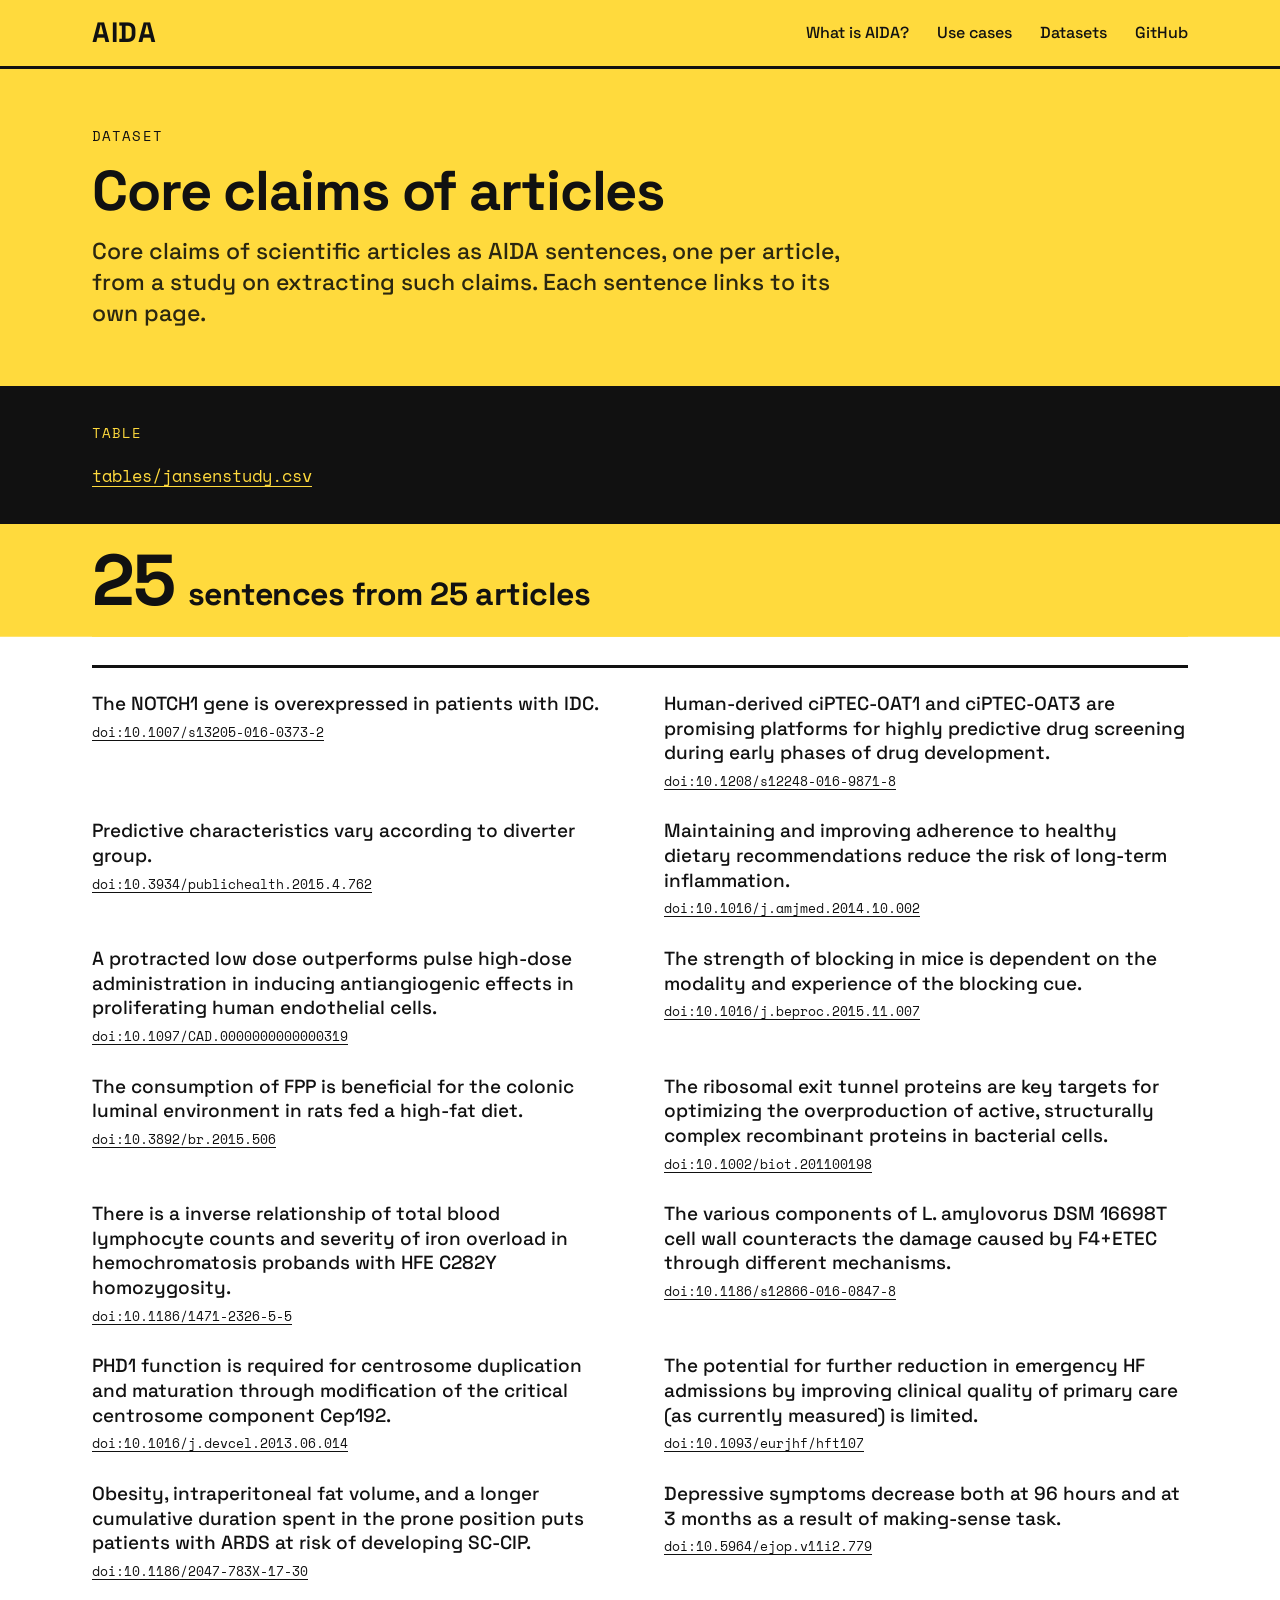
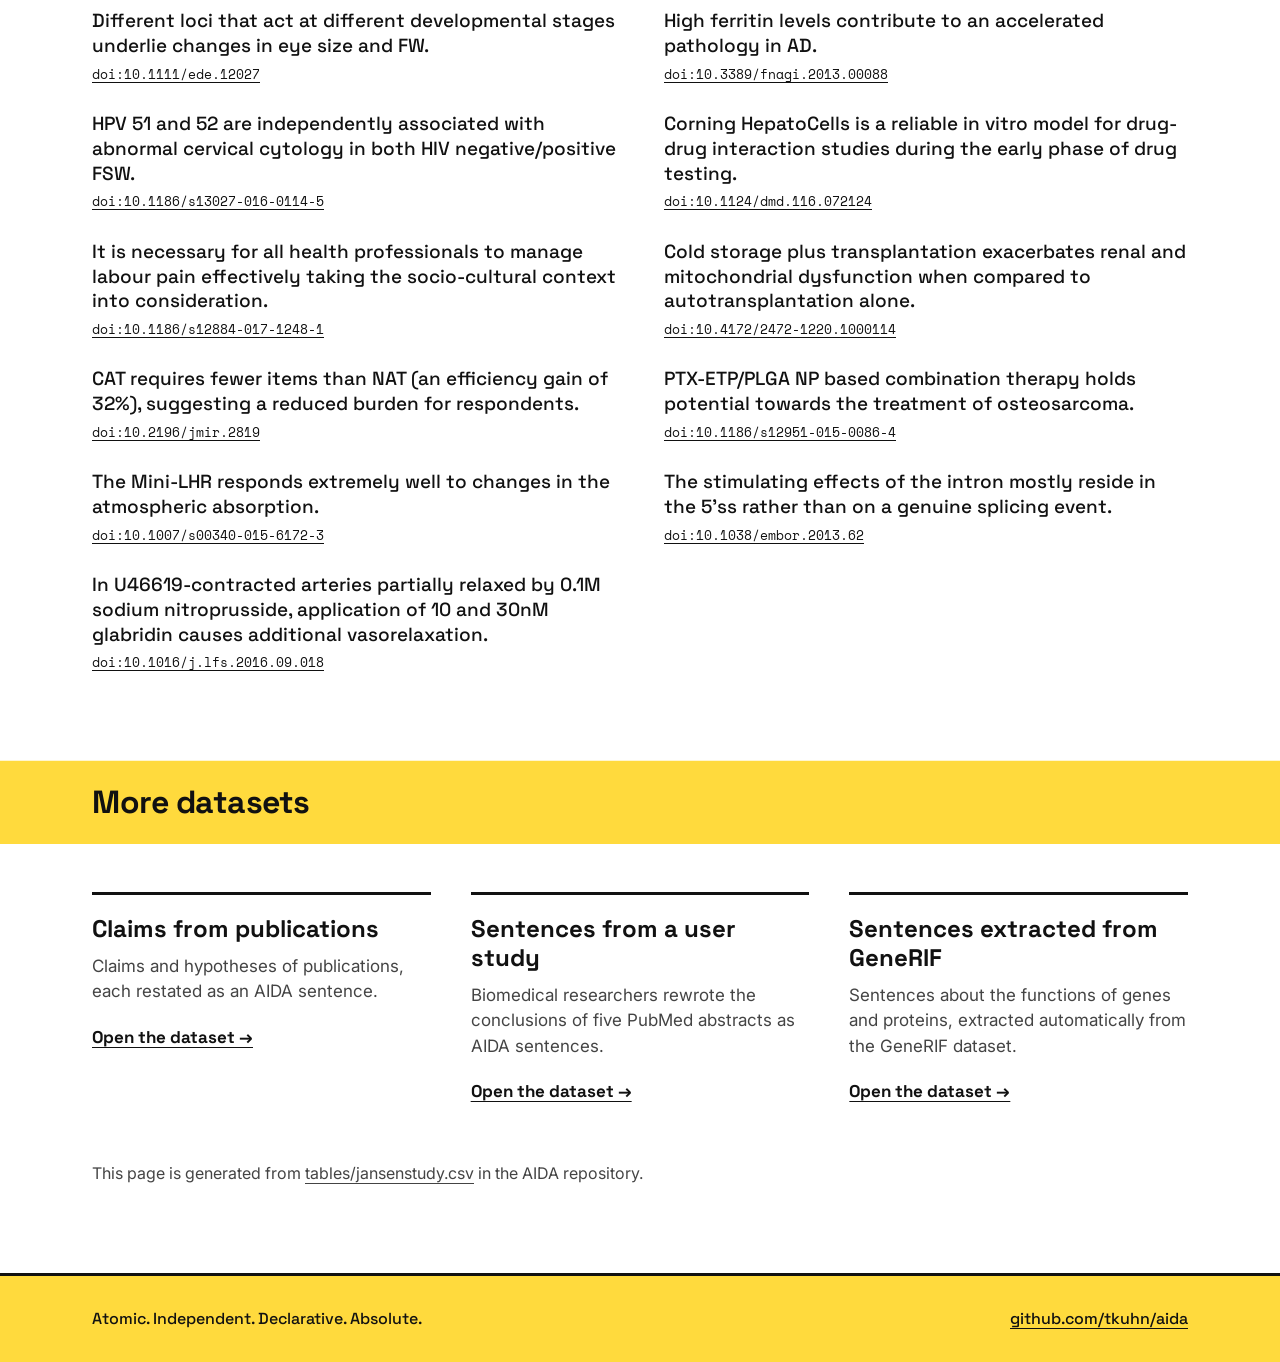
<file: docs/datasets/core-claims/index.html>
<!doctype html>
<!-- Generated by scripts/make-site-datasets.py from tables/jansenstudy.csv. Do not edit by hand. -->
<html lang="en">
<head>
<meta charset="utf-8">
<meta name="viewport" content="width=device-width, initial-scale=1">
<title>Core claims of articles · AIDA</title>
<meta name="description" content="Core claims of scientific articles as AIDA sentences, one per article, from a study on extracting such claims.">
<link rel="icon" href="../../favicon.svg" type="image/svg+xml">
<link rel="preconnect" href="https://fonts.googleapis.com">
<link rel="preconnect" href="https://fonts.gstatic.com" crossorigin>
<link rel="stylesheet" href="https://fonts.googleapis.com/css2?family=Inter:wght@400;500;600&family=Space+Grotesk:wght@500;700&family=Space+Mono:wght@400;700&display=swap">
<link rel="stylesheet" href="../../style.css">
</head>
<body>

<a class="skip" href="#main">Skip to content</a>

<header class="site-header">
  <div class="wrap">
    <a class="wordmark" href="../../">AIDA</a>
    <nav class="site-nav" aria-label="Main">
      <a href="../../">What is AIDA?</a>
      <a href="../../#use">Use cases</a>
      <a href="../../#datasets">Datasets</a>
      <a href="https://github.com/tkuhn/aida">GitHub</a>
    </nav>
  </div>
</header>

<main id="main">

  <section class="page-head">
    <div class="wrap usecase-head">
      <p class="eyebrow">Dataset</p>
      <h1 class="display">Core claims of articles</h1>
      <p class="lead">Core claims of scientific articles as AIDA sentences, one per article, from a study on extracting such claims. Each sentence links to its own page.</p>
    </div>
  </section>

  <section class="band compact">
    <div class="wrap">
      <h2 class="eyebrow">Table</h2>
      <p class="uri"><a href="https://github.com/tkuhn/aida/blob/master/tables/jansenstudy.csv">tables/jansenstudy.csv</a></p>
    </div>
  </section>
  <section class="wrap block">
    <h2 class="counted"><span class="count">25</span>sentences from 25 articles</h2>
    <ul class="pubs wide">
      <li><a class="sentence-link" href="../../s/?The+NOTCH1+gene+is+overexpressed+in+patients+with+IDC.">The NOTCH1 gene is overexpressed in patients with IDC.</a>
        <span class="meta"><a class="source" href="http://dx.doi.org/10.1007/s13205-016-0373-2">doi:10.1007/s13205-016-0373-2</a></span>
      </li>
      <li><a class="sentence-link" href="../../s/?Human-derived+ciPTEC-OAT1+and+ciPTEC-OAT3+are+promising+platforms+for+highly+predictive+drug+screening+during+early+phases+of+drug+development.">Human-derived ciPTEC-OAT1 and ciPTEC-OAT3 are promising platforms for highly predictive drug screening during early phases of drug development.</a>
        <span class="meta"><a class="source" href="http://dx.doi.org/10.1208/s12248-016-9871-8">doi:10.1208/s12248-016-9871-8</a></span>
      </li>
      <li><a class="sentence-link" href="../../s/?Predictive+characteristics+vary+according+to+diverter+group.">Predictive characteristics vary according to diverter group.</a>
        <span class="meta"><a class="source" href="http://dx.doi.org/10.3934/publichealth.2015.4.762">doi:10.3934/publichealth.2015.4.762</a></span>
      </li>
      <li><a class="sentence-link" href="../../s/?Maintaining+and+improving+adherence+to+healthy+dietary+recommendations+reduce+the+risk+of+long-term+inflammation.">Maintaining and improving adherence to healthy dietary recommendations reduce the risk of long-term inflammation.</a>
        <span class="meta"><a class="source" href="http://dx.doi.org/10.1016/j.amjmed.2014.10.002">doi:10.1016/j.amjmed.2014.10.002</a></span>
      </li>
      <li><a class="sentence-link" href="../../s/?A+protracted+low+dose+outperforms+pulse+high-dose+administration+in+inducing+antiangiogenic+effects+in+proliferating+human+endothelial+cells.">A protracted low dose outperforms pulse high-dose administration in inducing antiangiogenic effects in proliferating human endothelial cells.</a>
        <span class="meta"><a class="source" href="http://dx.doi.org/10.1097/CAD.0000000000000319">doi:10.1097/CAD.0000000000000319</a></span>
      </li>
      <li><a class="sentence-link" href="../../s/?The+strength+of+blocking+in+mice+is+dependent+on+the+modality+and+experience+of+the+blocking+cue.">The strength of blocking in mice is dependent on the modality and experience of the blocking cue.</a>
        <span class="meta"><a class="source" href="http://dx.doi.org/10.1016/j.beproc.2015.11.007">doi:10.1016/j.beproc.2015.11.007</a></span>
      </li>
      <li><a class="sentence-link" href="../../s/?The+consumption+of+FPP+is+beneficial+for+the+colonic+luminal+environment+in+rats+fed+a+high-fat+diet.">The consumption of FPP is beneficial for the colonic luminal environment in rats fed a high-fat diet.</a>
        <span class="meta"><a class="source" href="http://dx.doi.org/10.3892/br.2015.506">doi:10.3892/br.2015.506</a></span>
      </li>
      <li><a class="sentence-link" href="../../s/?The+ribosomal+exit+tunnel+proteins+are+key+targets+for+optimizing+the+overproduction+of+active%2C+structurally+complex+recombinant+proteins+in+bacterial+cells.">The ribosomal exit tunnel proteins are key targets for optimizing the overproduction of active, structurally complex recombinant proteins in bacterial cells.</a>
        <span class="meta"><a class="source" href="http://dx.doi.org/10.1002/biot.201100198">doi:10.1002/biot.201100198</a></span>
      </li>
      <li><a class="sentence-link" href="../../s/?There+is+a+inverse+relationship+of+total+blood+lymphocyte+counts+and+severity+of+iron+overload+in+hemochromatosis+probands+with+HFE+C282Y+homozygosity.">There is a inverse relationship of total blood lymphocyte counts and severity of iron overload in hemochromatosis probands with HFE C282Y homozygosity.</a>
        <span class="meta"><a class="source" href="http://dx.doi.org/10.1186/1471-2326-5-5">doi:10.1186/1471-2326-5-5</a></span>
      </li>
      <li><a class="sentence-link" href="../../s/?The+various+components+of+L.+amylovorus+DSM+16698T+cell+wall+counteracts+the+damage+caused+by+F4%2BETEC+through+different+mechanisms.">The various components of L. amylovorus DSM 16698T cell wall counteracts the damage caused by F4+ETEC through different mechanisms.</a>
        <span class="meta"><a class="source" href="http://dx.doi.org/10.1186/s12866-016-0847-8">doi:10.1186/s12866-016-0847-8</a></span>
      </li>
      <li><a class="sentence-link" href="../../s/?PHD1+function+is+required+for+centrosome+duplication+and+maturation+through+modification+of+the+critical+centrosome+component+Cep192.">PHD1 function is required for centrosome duplication and maturation through modification of the critical centrosome component Cep192.</a>
        <span class="meta"><a class="source" href="http://dx.doi.org/10.1016/j.devcel.2013.06.014">doi:10.1016/j.devcel.2013.06.014</a></span>
      </li>
      <li><a class="sentence-link" href="../../s/?The+potential+for+further+reduction+in+emergency+HF+admissions+by+improving+clinical+quality+of+primary+care+%28as+currently+measured%29+is+limited.">The potential for further reduction in emergency HF admissions by improving clinical quality of primary care (as currently measured) is limited.</a>
        <span class="meta"><a class="source" href="http://dx.doi.org/10.1093/eurjhf/hft107">doi:10.1093/eurjhf/hft107</a></span>
      </li>
      <li><a class="sentence-link" href="../../s/?Obesity%2C+intraperitoneal+fat+volume%2C+and+a+longer+cumulative+duration+spent+in+the+prone+position+puts+patients+with+ARDS+at+risk+of+developing+SC-CIP.">Obesity, intraperitoneal fat volume, and a longer cumulative duration spent in the prone position puts patients with ARDS at risk of developing SC-CIP.</a>
        <span class="meta"><a class="source" href="http://dx.doi.org/10.1186/2047-783X-17-30">doi:10.1186/2047-783X-17-30</a></span>
      </li>
      <li><a class="sentence-link" href="../../s/?Depressive+symptoms+decrease+both+at+96+hours+and+at+3+months+as+a+result+of+making-sense+task.">Depressive symptoms decrease both at 96 hours and at 3 months as a result of making-sense task.</a>
        <span class="meta"><a class="source" href="http://dx.doi.org/10.5964/ejop.v11i2.779">doi:10.5964/ejop.v11i2.779</a></span>
      </li>
      <li><a class="sentence-link" href="../../s/?Different+loci+that+act+at+different+developmental+stages+underlie+changes+in+eye+size+and+FW.">Different loci that act at different developmental stages underlie changes in eye size and FW.</a>
        <span class="meta"><a class="source" href="http://dx.doi.org/10.1111/ede.12027">doi:10.1111/ede.12027</a></span>
      </li>
      <li><a class="sentence-link" href="../../s/?High+ferritin+levels+contribute+to+an+accelerated+pathology+in+AD.">High ferritin levels contribute to an accelerated pathology in AD.</a>
        <span class="meta"><a class="source" href="http://dx.doi.org/10.3389/fnagi.2013.00088">doi:10.3389/fnagi.2013.00088</a></span>
      </li>
      <li><a class="sentence-link" href="../../s/?HPV+51+and+52+are+independently+associated+with+abnormal+cervical+cytology+in+both+HIV+negative%2Fpositive+FSW.">HPV 51 and 52 are independently associated with abnormal cervical cytology in both HIV negative/positive FSW.</a>
        <span class="meta"><a class="source" href="http://dx.doi.org/10.1186/s13027-016-0114-5">doi:10.1186/s13027-016-0114-5</a></span>
      </li>
      <li><a class="sentence-link" href="../../s/?Corning+HepatoCells+is+a+reliable+in+vitro+model+for+drug-drug+interaction+studies+during+the+early+phase+of+drug+testing.">Corning HepatoCells is a reliable in vitro model for drug-drug interaction studies during the early phase of drug testing.</a>
        <span class="meta"><a class="source" href="http://dx.doi.org/10.1124/dmd.116.072124">doi:10.1124/dmd.116.072124</a></span>
      </li>
      <li><a class="sentence-link" href="../../s/?It+is+necessary+for+all+health+professionals+to+manage+labour+pain+effectively+taking+the+socio-cultural+context+into+consideration.">It is necessary for all health professionals to manage labour pain effectively taking the socio-cultural context into consideration.</a>
        <span class="meta"><a class="source" href="http://dx.doi.org/10.1186/s12884-017-1248-1">doi:10.1186/s12884-017-1248-1</a></span>
      </li>
      <li><a class="sentence-link" href="../../s/?Cold+storage+plus+transplantation+exacerbates+renal+and+mitochondrial+dysfunction+when+compared+to+autotransplantation+alone.">Cold storage plus transplantation exacerbates renal and mitochondrial dysfunction when compared to autotransplantation alone.</a>
        <span class="meta"><a class="source" href="http://dx.doi.org/10.4172/2472-1220.1000114">doi:10.4172/2472-1220.1000114</a></span>
      </li>
      <li><a class="sentence-link" href="../../s/?CAT+requires+fewer+items+than+NAT+%28an+efficiency+gain+of+32%25%29%2C+suggesting+a+reduced+burden+for+respondents.">CAT requires fewer items than NAT (an efficiency gain of 32%), suggesting a reduced burden for respondents.</a>
        <span class="meta"><a class="source" href="http://dx.doi.org/10.2196/jmir.2819">doi:10.2196/jmir.2819</a></span>
      </li>
      <li><a class="sentence-link" href="../../s/?PTX-ETP%2FPLGA+NP+based+combination+therapy+holds+potential+towards+the+treatment+of+osteosarcoma.">PTX-ETP/PLGA NP based combination therapy holds potential towards the treatment of osteosarcoma.</a>
        <span class="meta"><a class="source" href="http://dx.doi.org/10.1186/s12951-015-0086-4">doi:10.1186/s12951-015-0086-4</a></span>
      </li>
      <li><a class="sentence-link" href="../../s/?The+Mini-LHR+responds+extremely+well+to+changes+in+the+atmospheric+absorption.">The Mini-LHR responds extremely well to changes in the atmospheric absorption.</a>
        <span class="meta"><a class="source" href="http://dx.doi.org/10.1007/s00340-015-6172-3">doi:10.1007/s00340-015-6172-3</a></span>
      </li>
      <li><a class="sentence-link" href="../../s/?The+stimulating+effects+of+the+intron+mostly+reside+in+the+5%27ss+rather+than+on+a+genuine+splicing+event.">The stimulating effects of the intron mostly reside in the 5&#x27;ss rather than on a genuine splicing event.</a>
        <span class="meta"><a class="source" href="http://dx.doi.org/10.1038/embor.2013.62">doi:10.1038/embor.2013.62</a></span>
      </li>
      <li><a class="sentence-link" href="../../s/?In+U46619-contracted+arteries+partially+relaxed+by+0.1M+sodium+nitroprusside%2C+application+of+10+and+30nM+glabridin+causes+additional+vasorelaxation.">In U46619-contracted arteries partially relaxed by 0.1M sodium nitroprusside, application of 10 and 30nM glabridin causes additional vasorelaxation.</a>
        <span class="meta"><a class="source" href="http://dx.doi.org/10.1016/j.lfs.2016.09.018">doi:10.1016/j.lfs.2016.09.018</a></span>
      </li>
    </ul>
  </section>

  <section class="wrap section">
    <h2>More datasets</h2>
    <div class="columns">
      <div class="column">
        <h3>Claims from publications</h3>
        <p>Claims and hypotheses of publications, each restated as an AIDA sentence.</p>
        <a class="more" href="../papers/">Open the dataset →</a>
      </div>
      <div class="column">
        <h3>Sentences from a user study</h3>
        <p>Biomedical researchers rewrote the conclusions of five PubMed abstracts as AIDA sentences.</p>
        <a class="more" href="../user-study/">Open the dataset →</a>
      </div>
      <div class="column">
        <h3>Sentences extracted from GeneRIF</h3>
        <p>Sentences about the functions of genes and proteins, extracted automatically from the GeneRIF dataset.</p>
        <a class="more" href="../bot-study/">Open the dataset →</a>
      </div>
    </div>
    <p class="generated">This page is generated from <a href="https://github.com/tkuhn/aida/blob/master/tables/jansenstudy.csv">tables/jansenstudy.csv</a> in the AIDA repository.</p>
  </section>

</main>

<footer class="site-footer">
  <div class="wrap">
    <span>Atomic. Independent. Declarative. Absolute.</span>
    <a href="https://github.com/tkuhn/aida">github.com/tkuhn/aida</a>
  </div>
</footer>

</body>
</html>
</file>
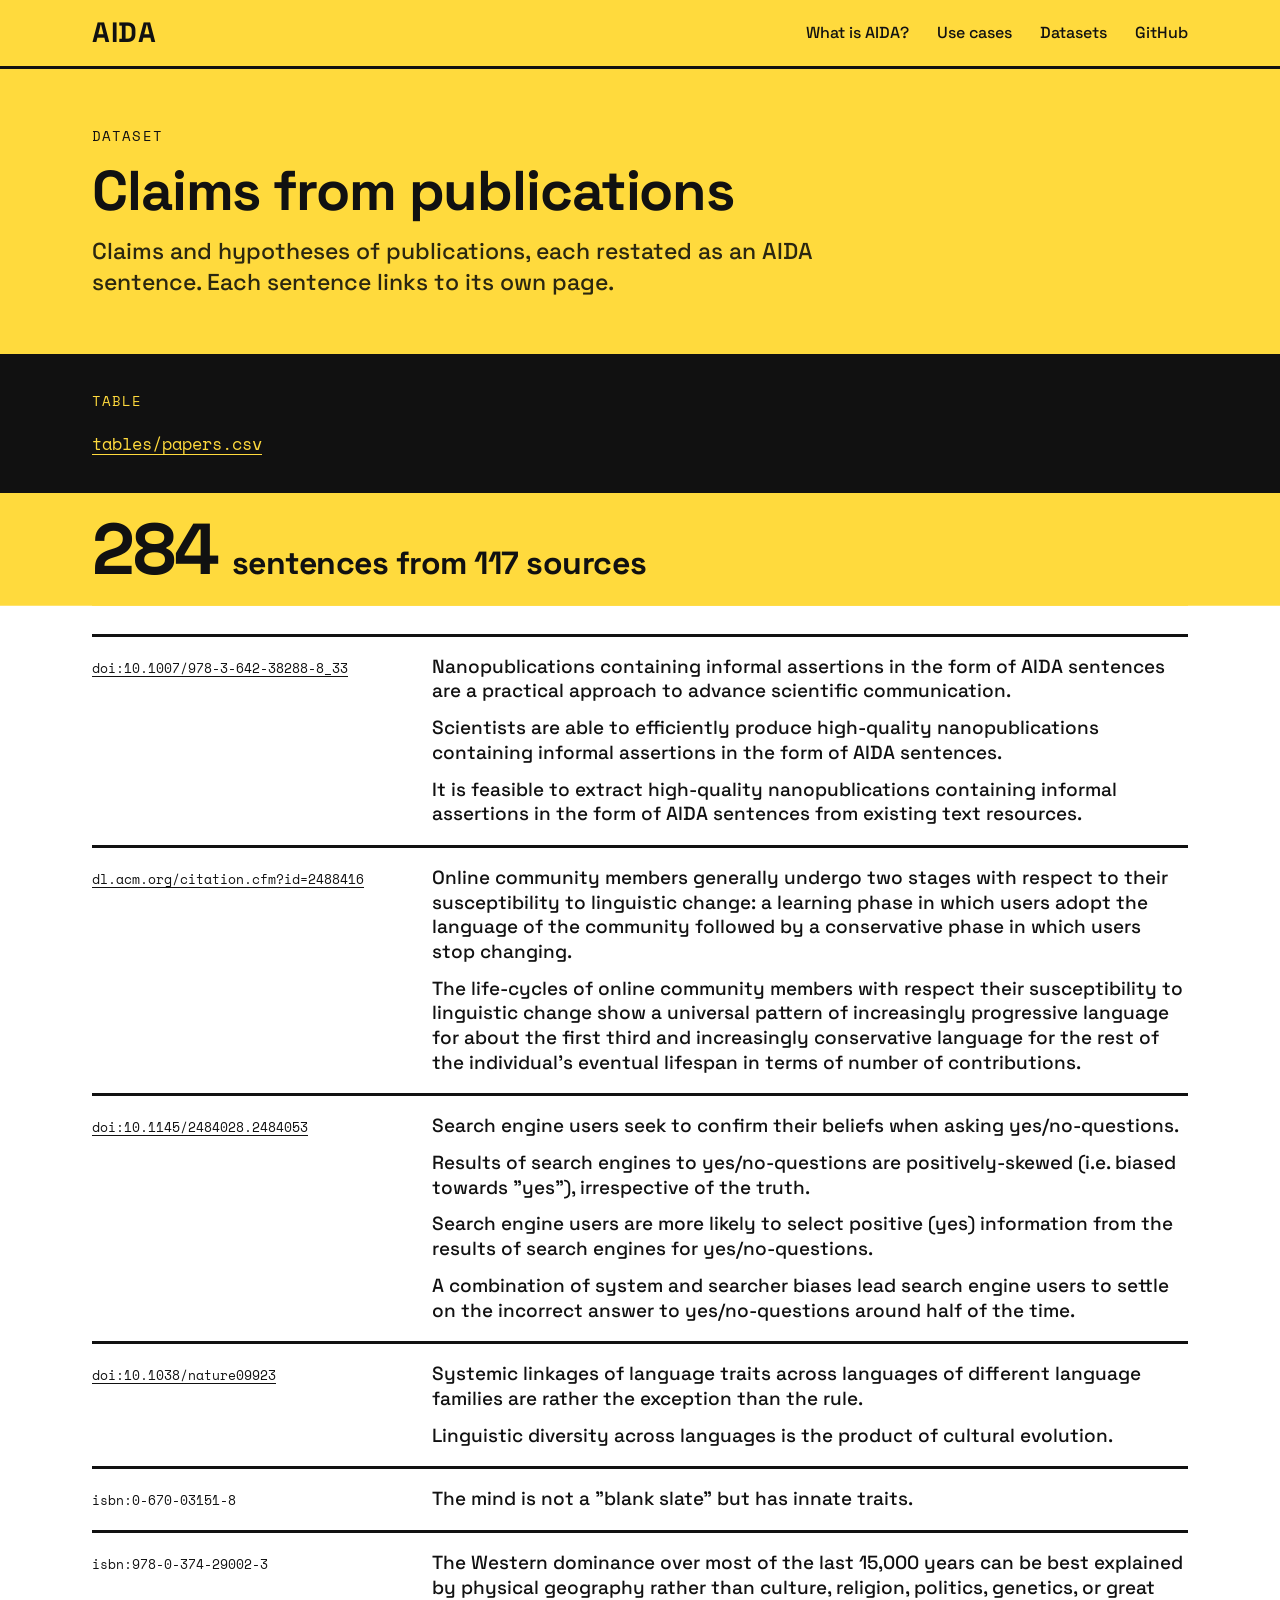
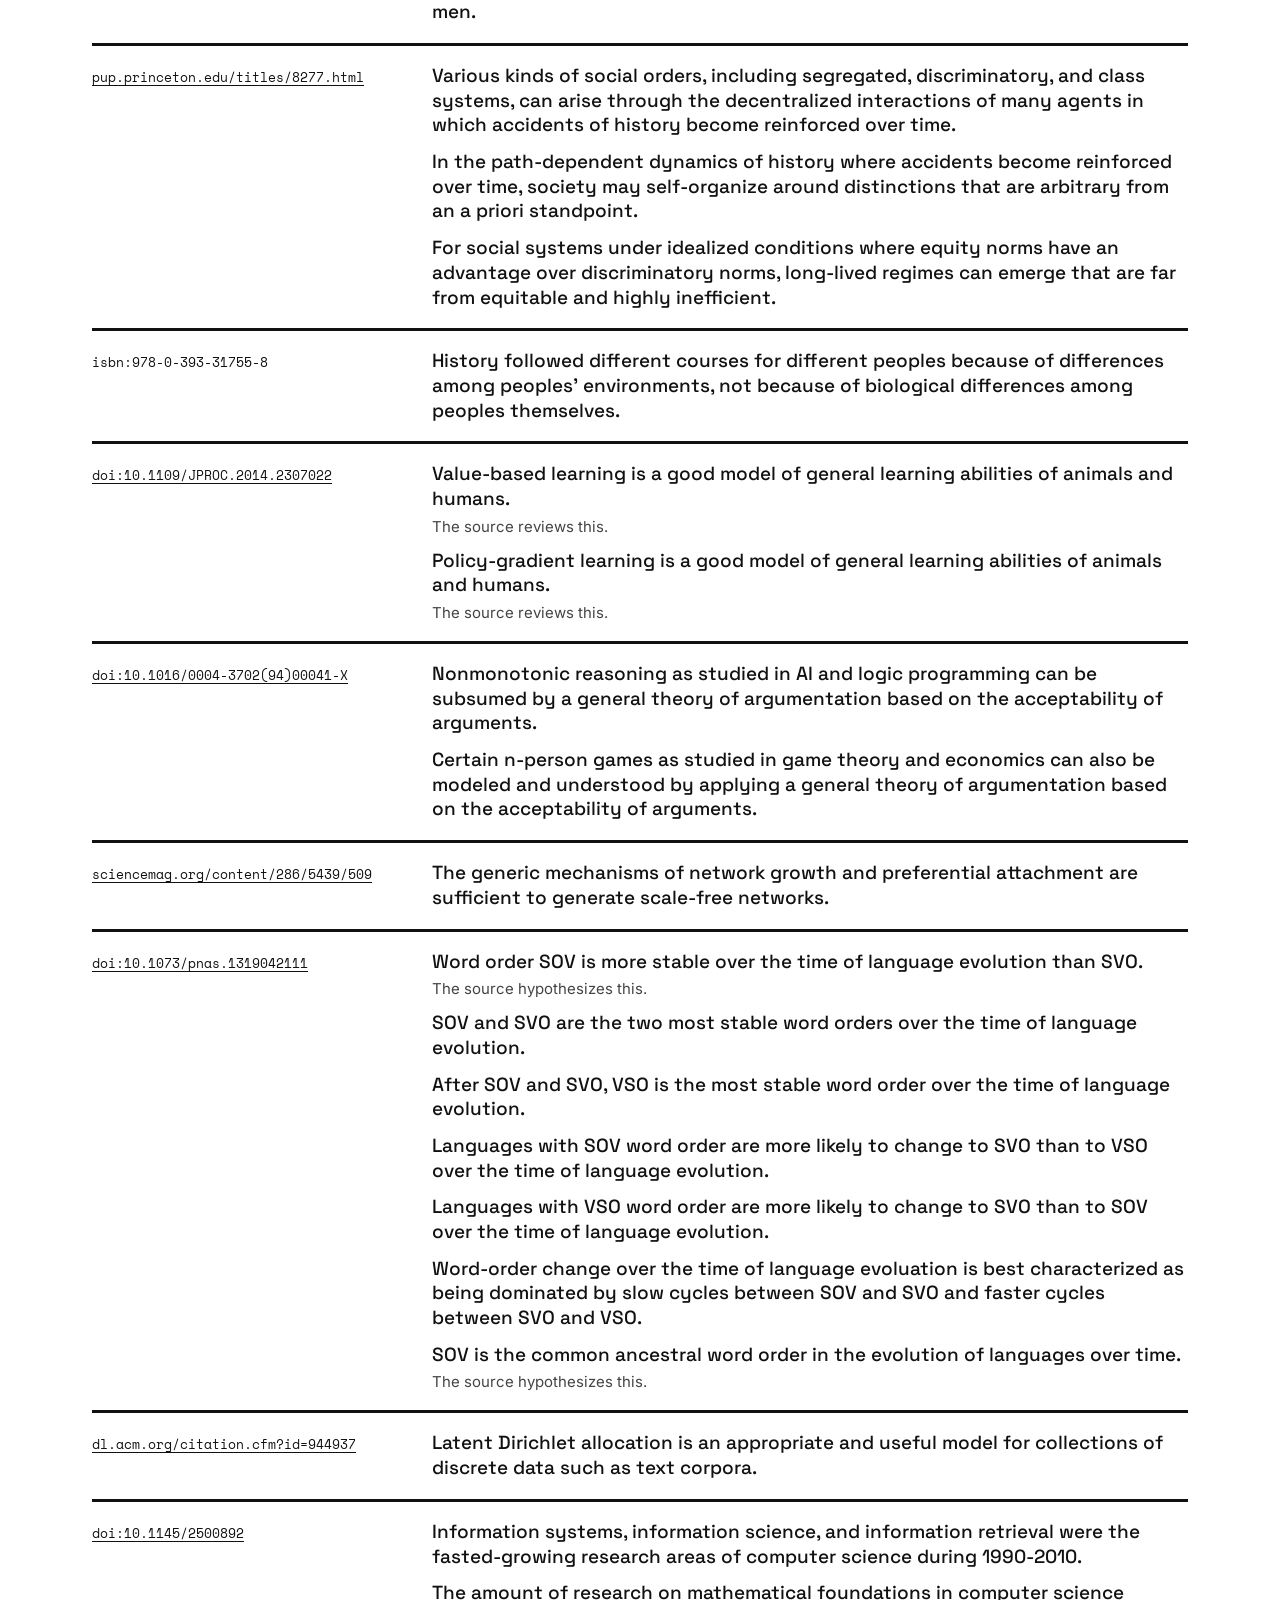
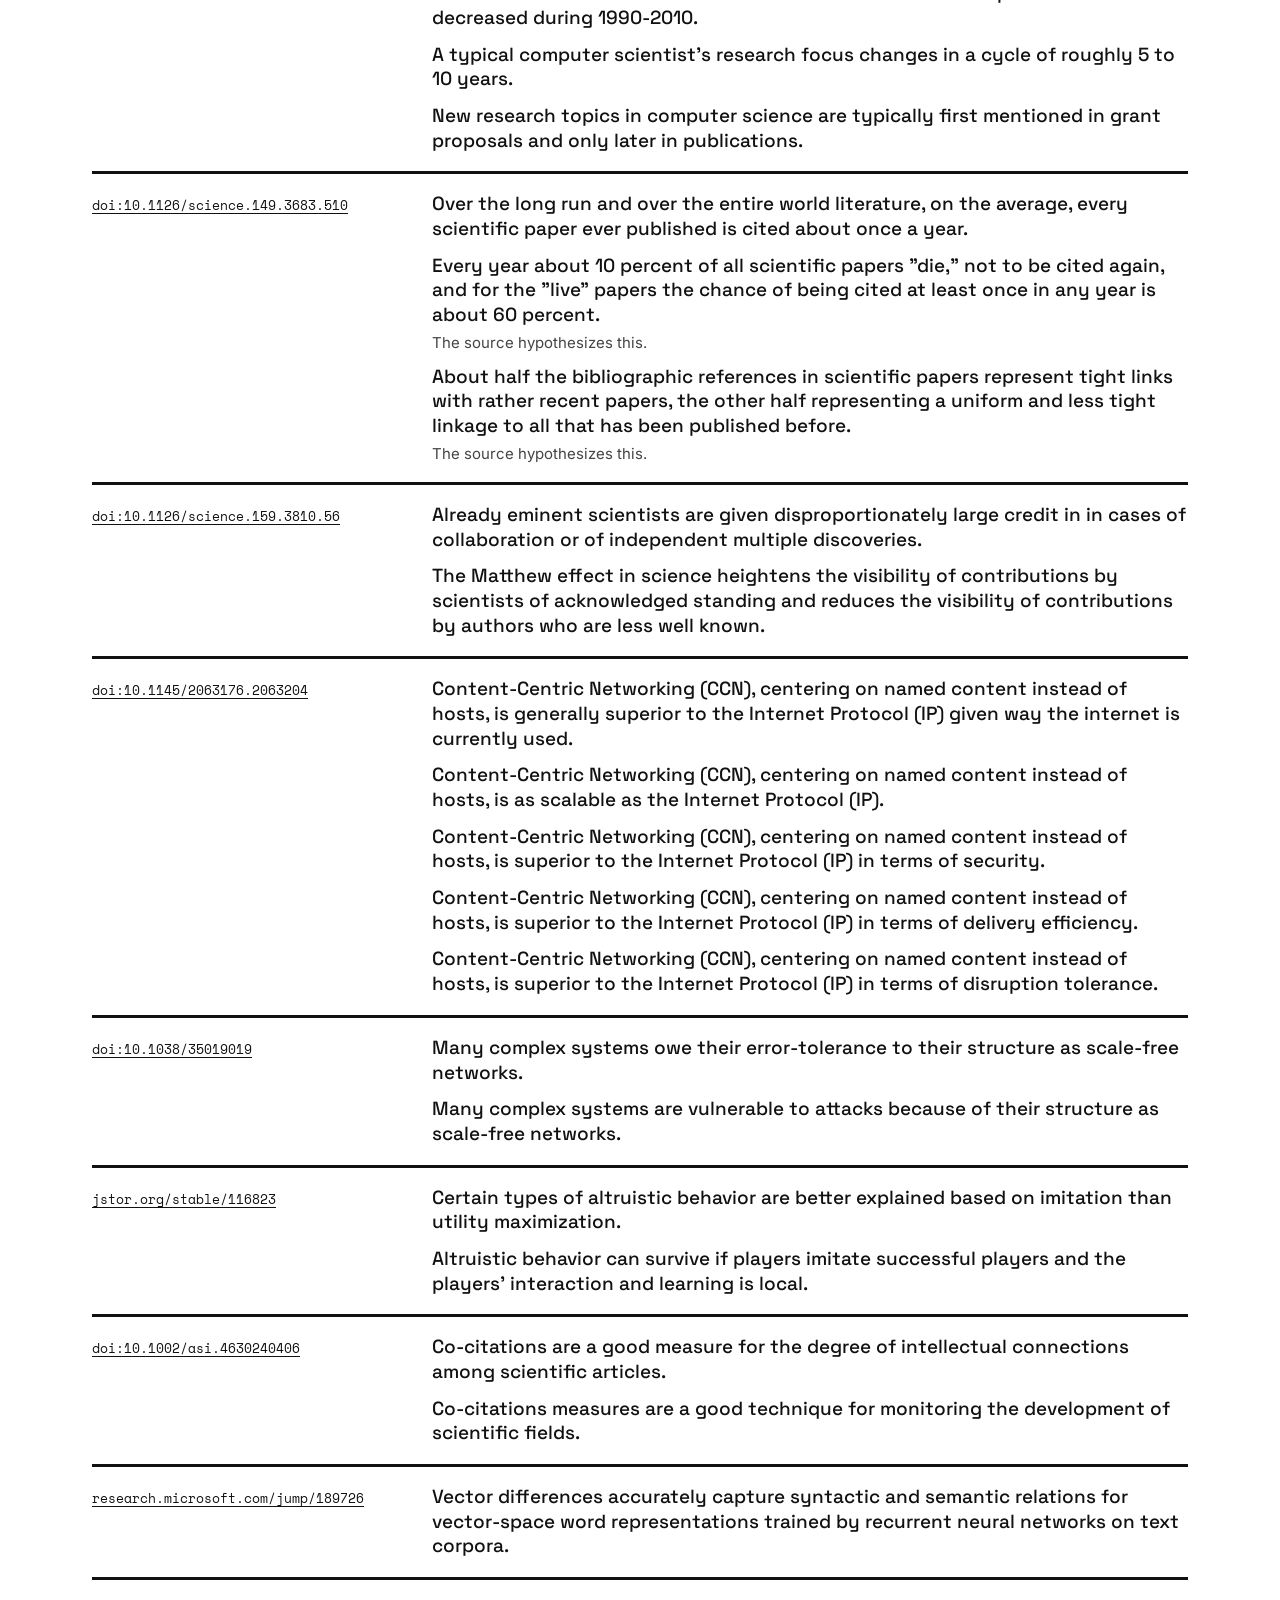
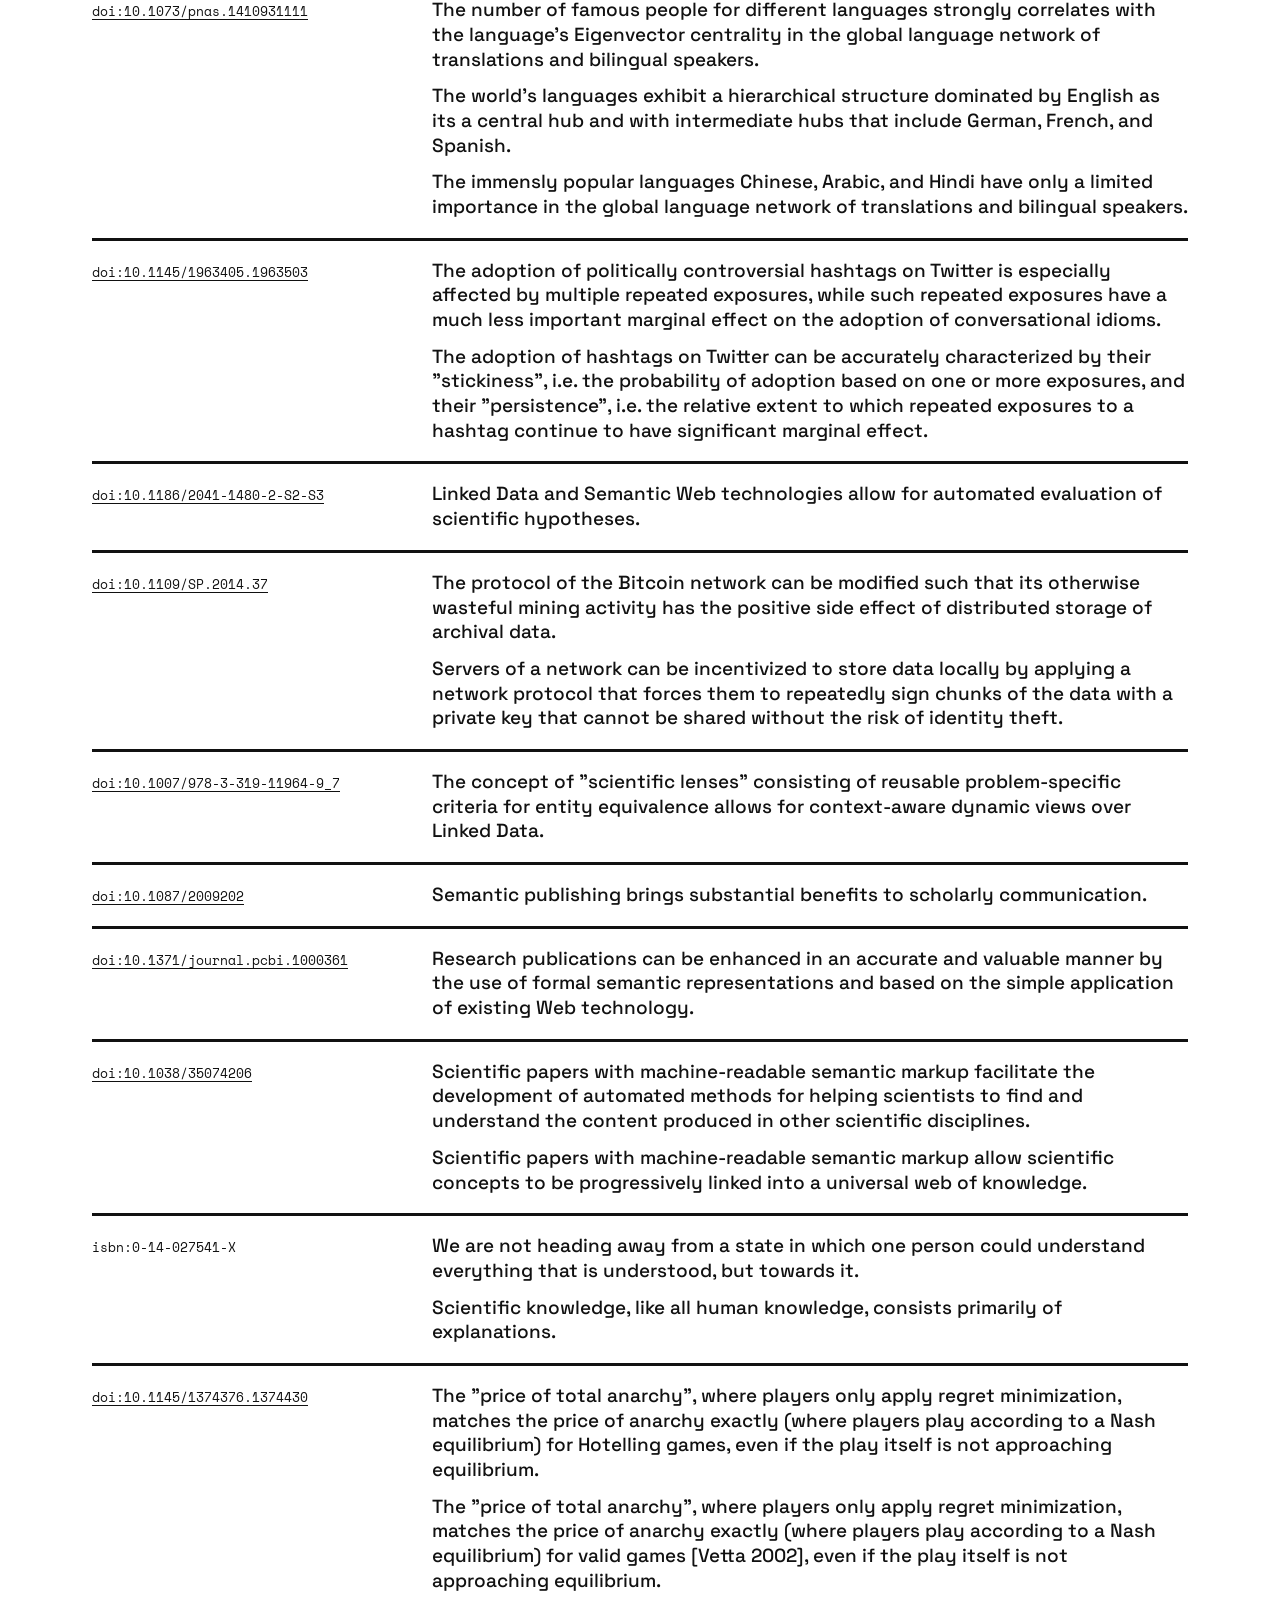
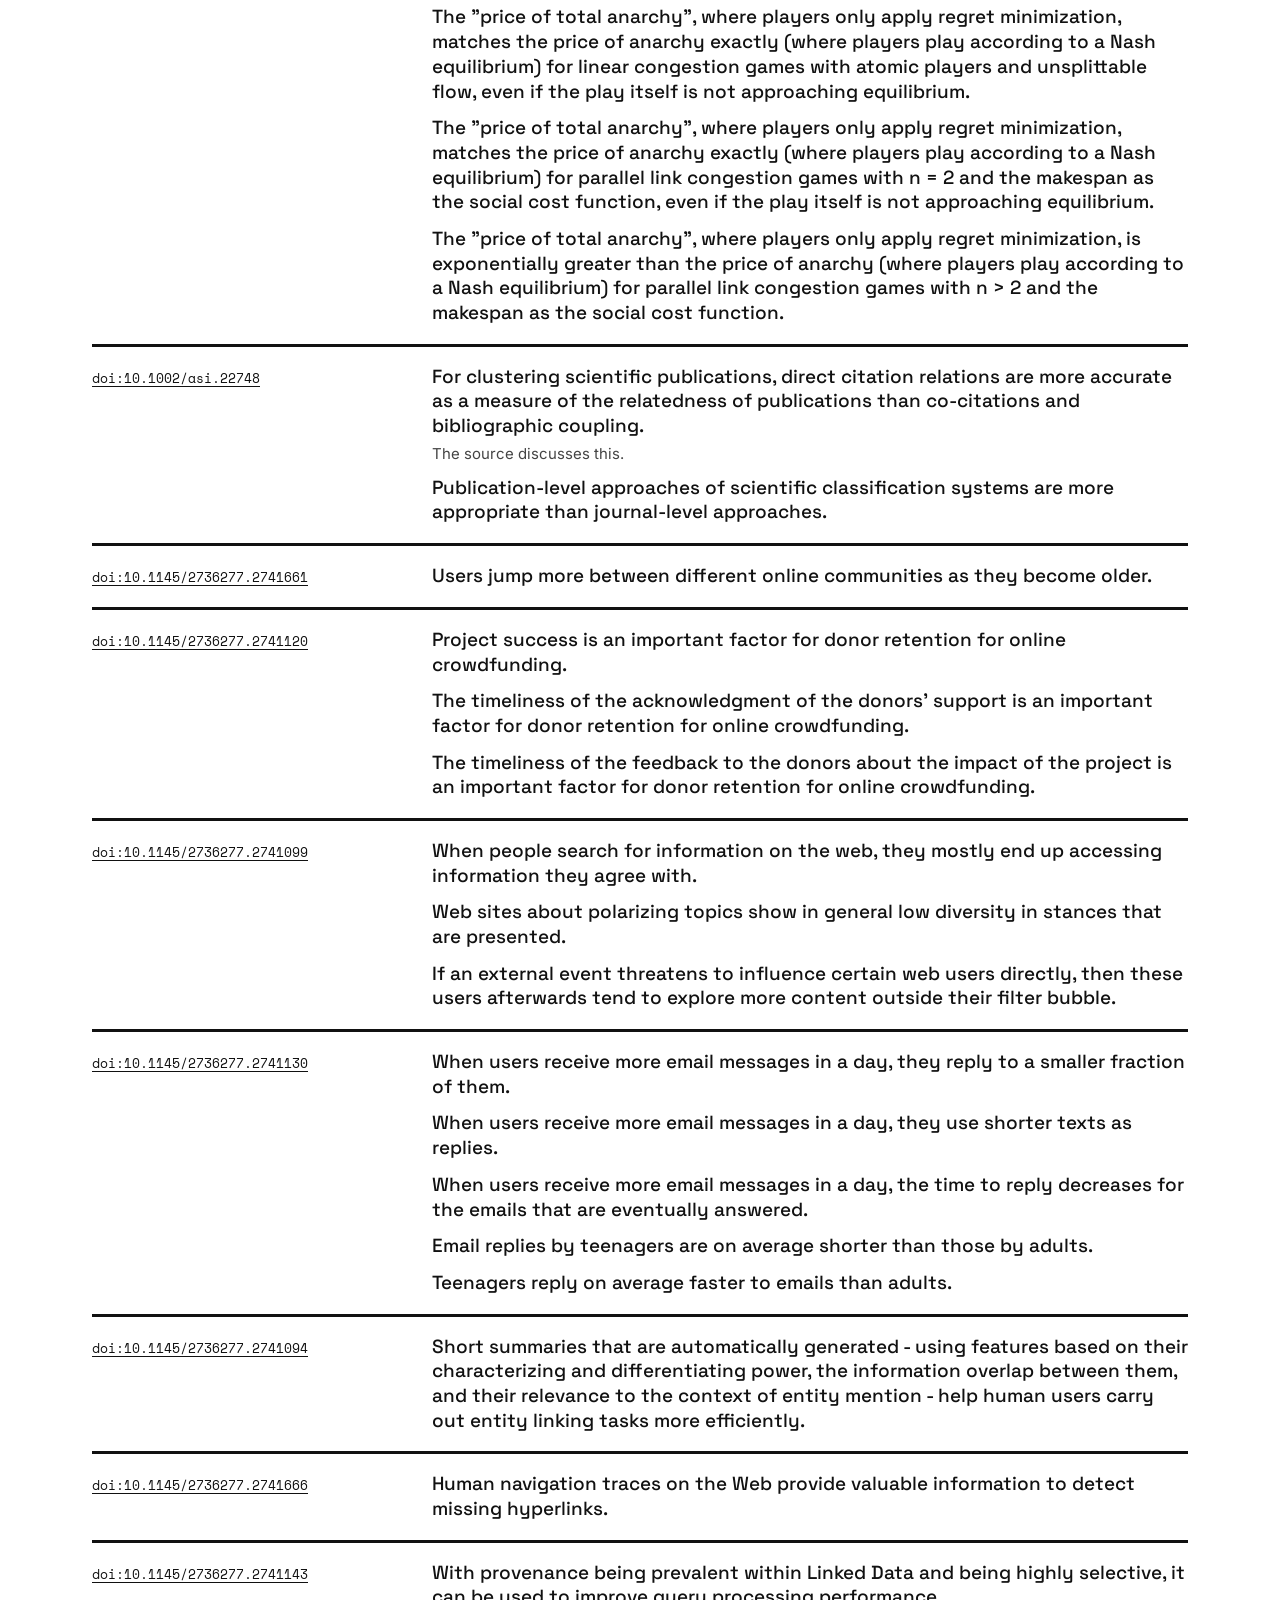
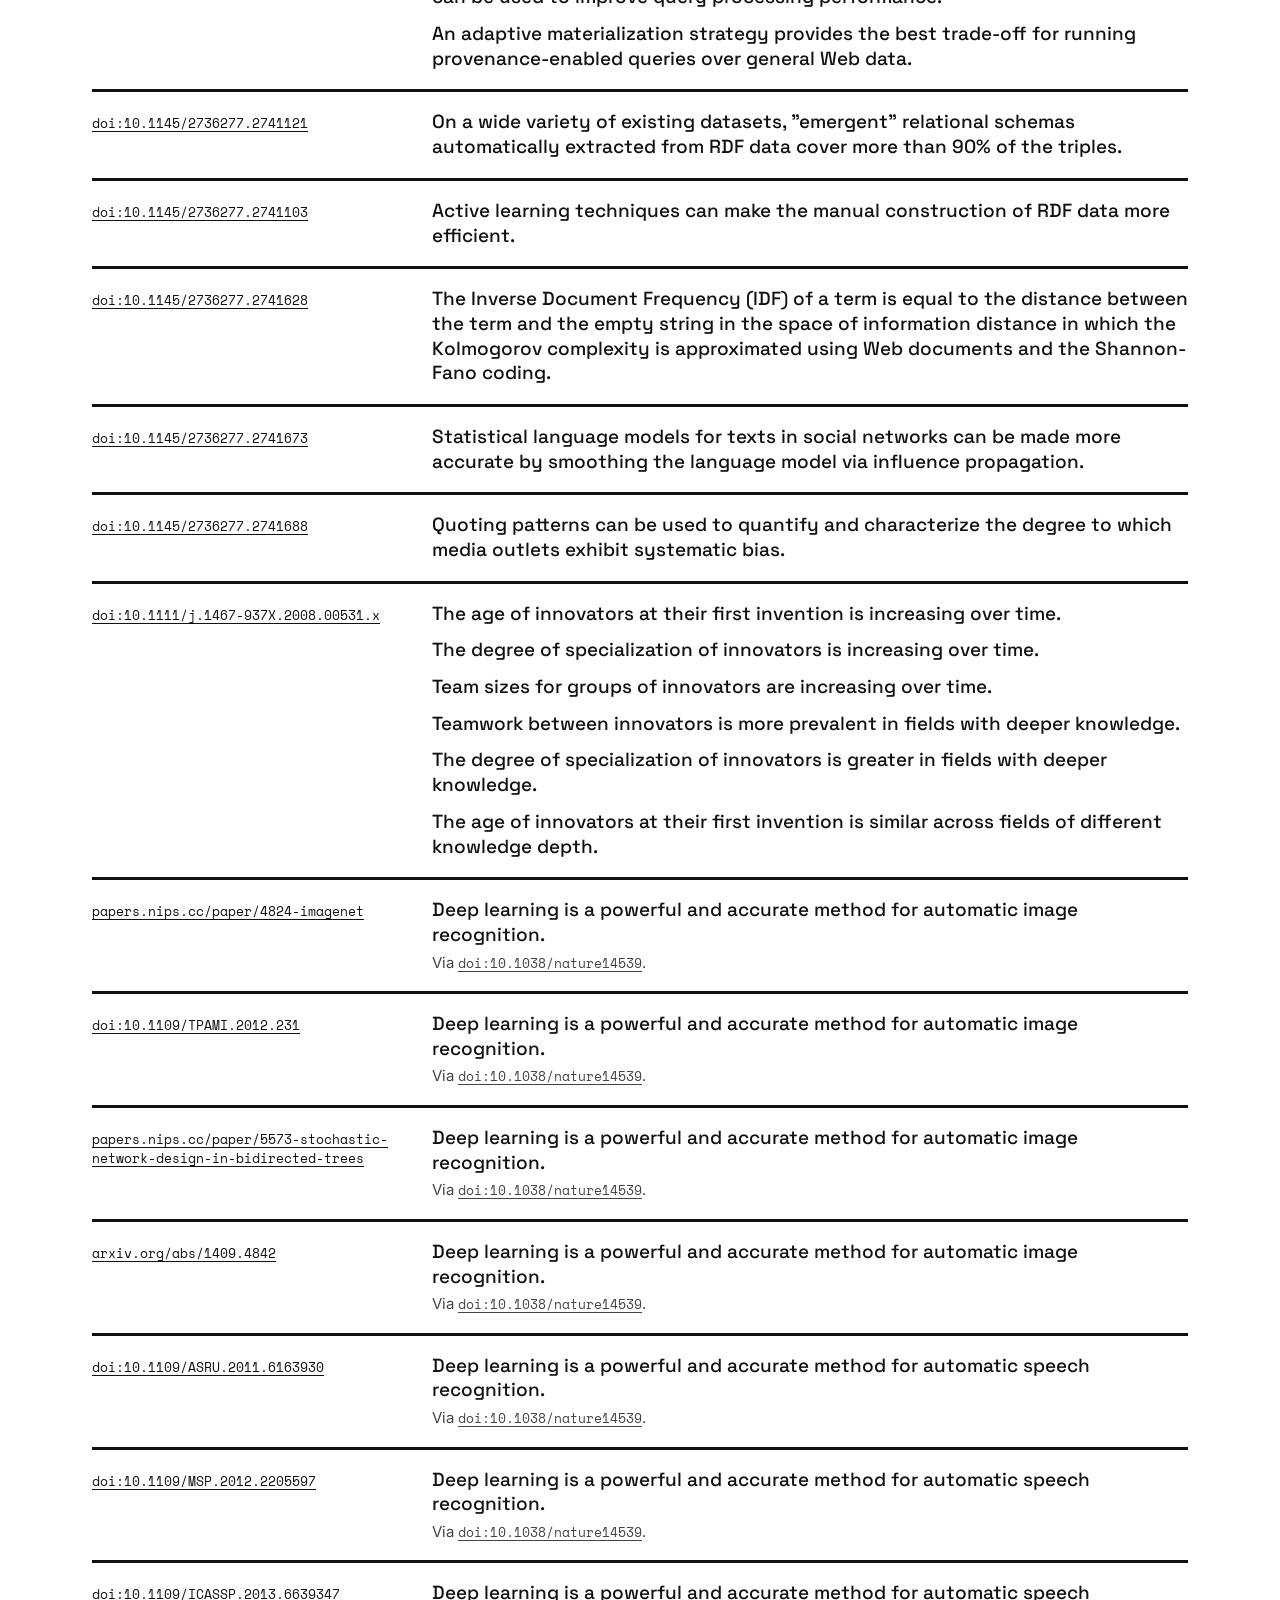
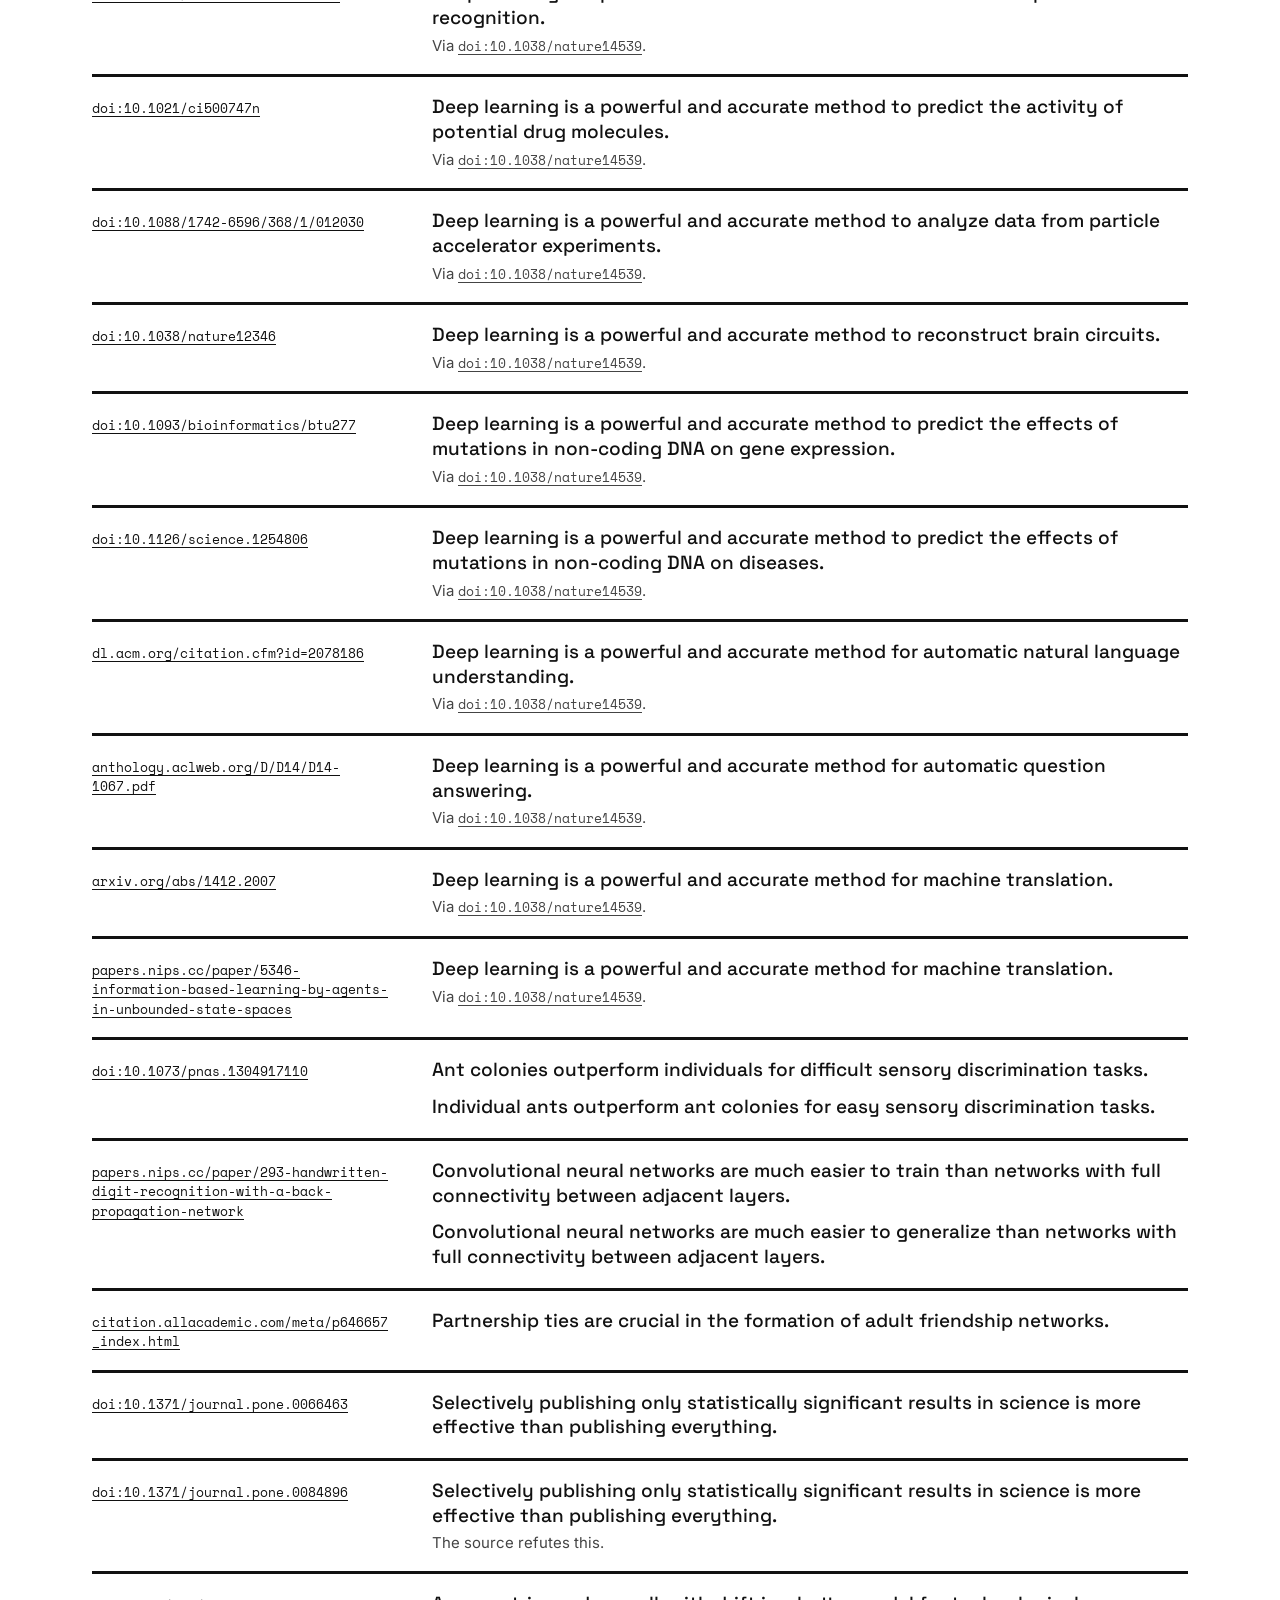
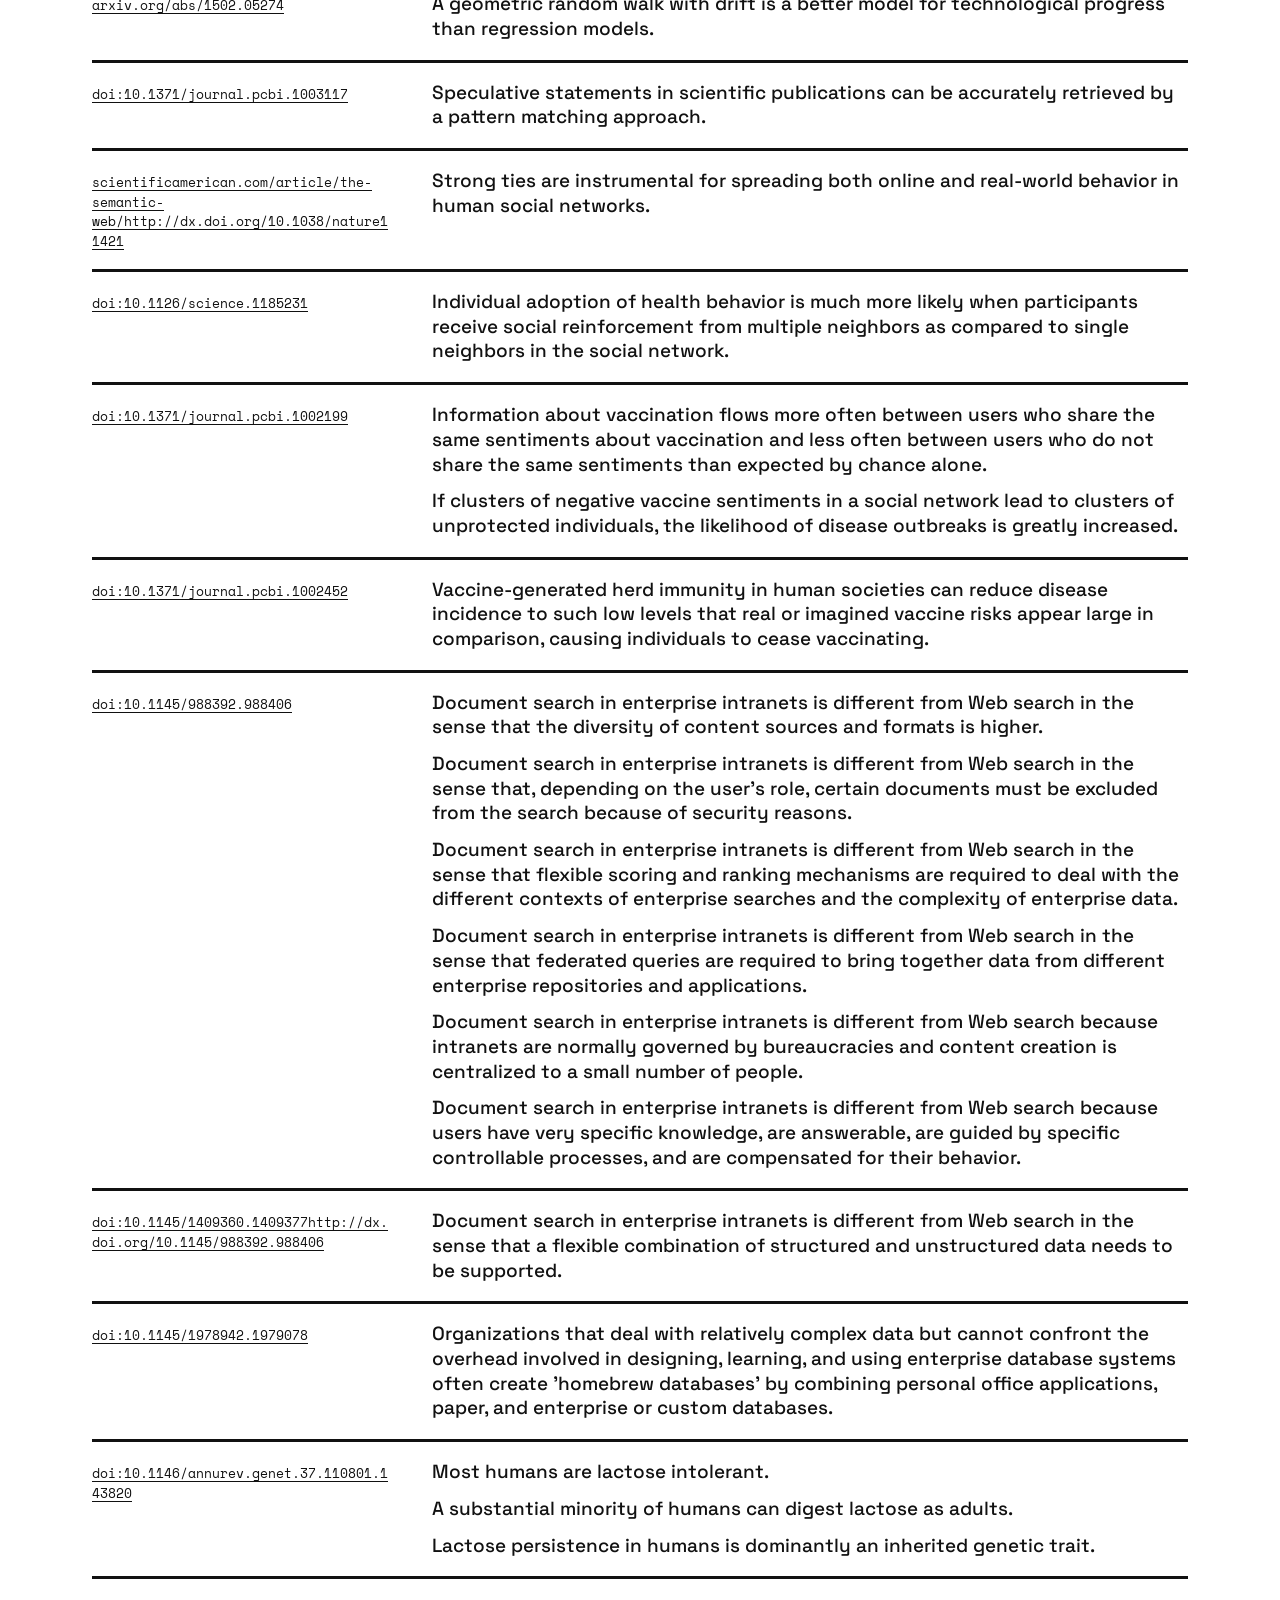
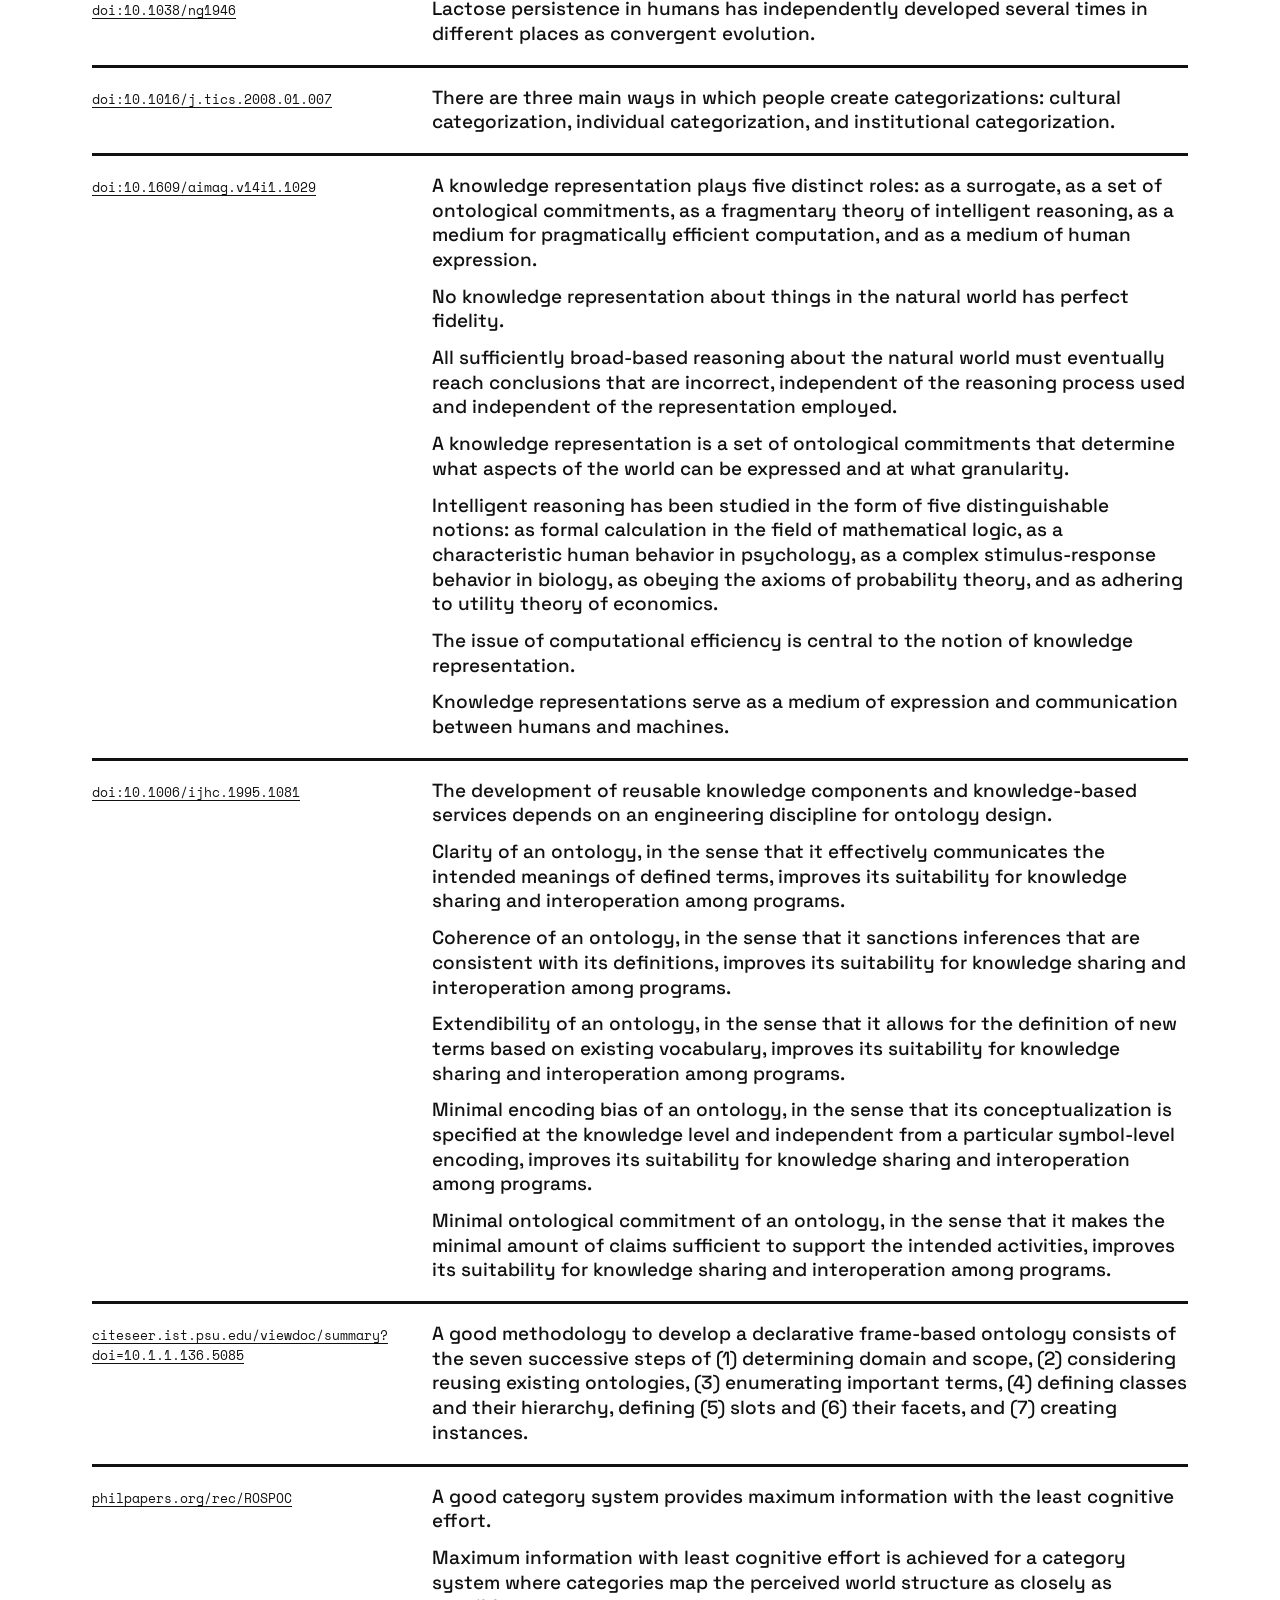
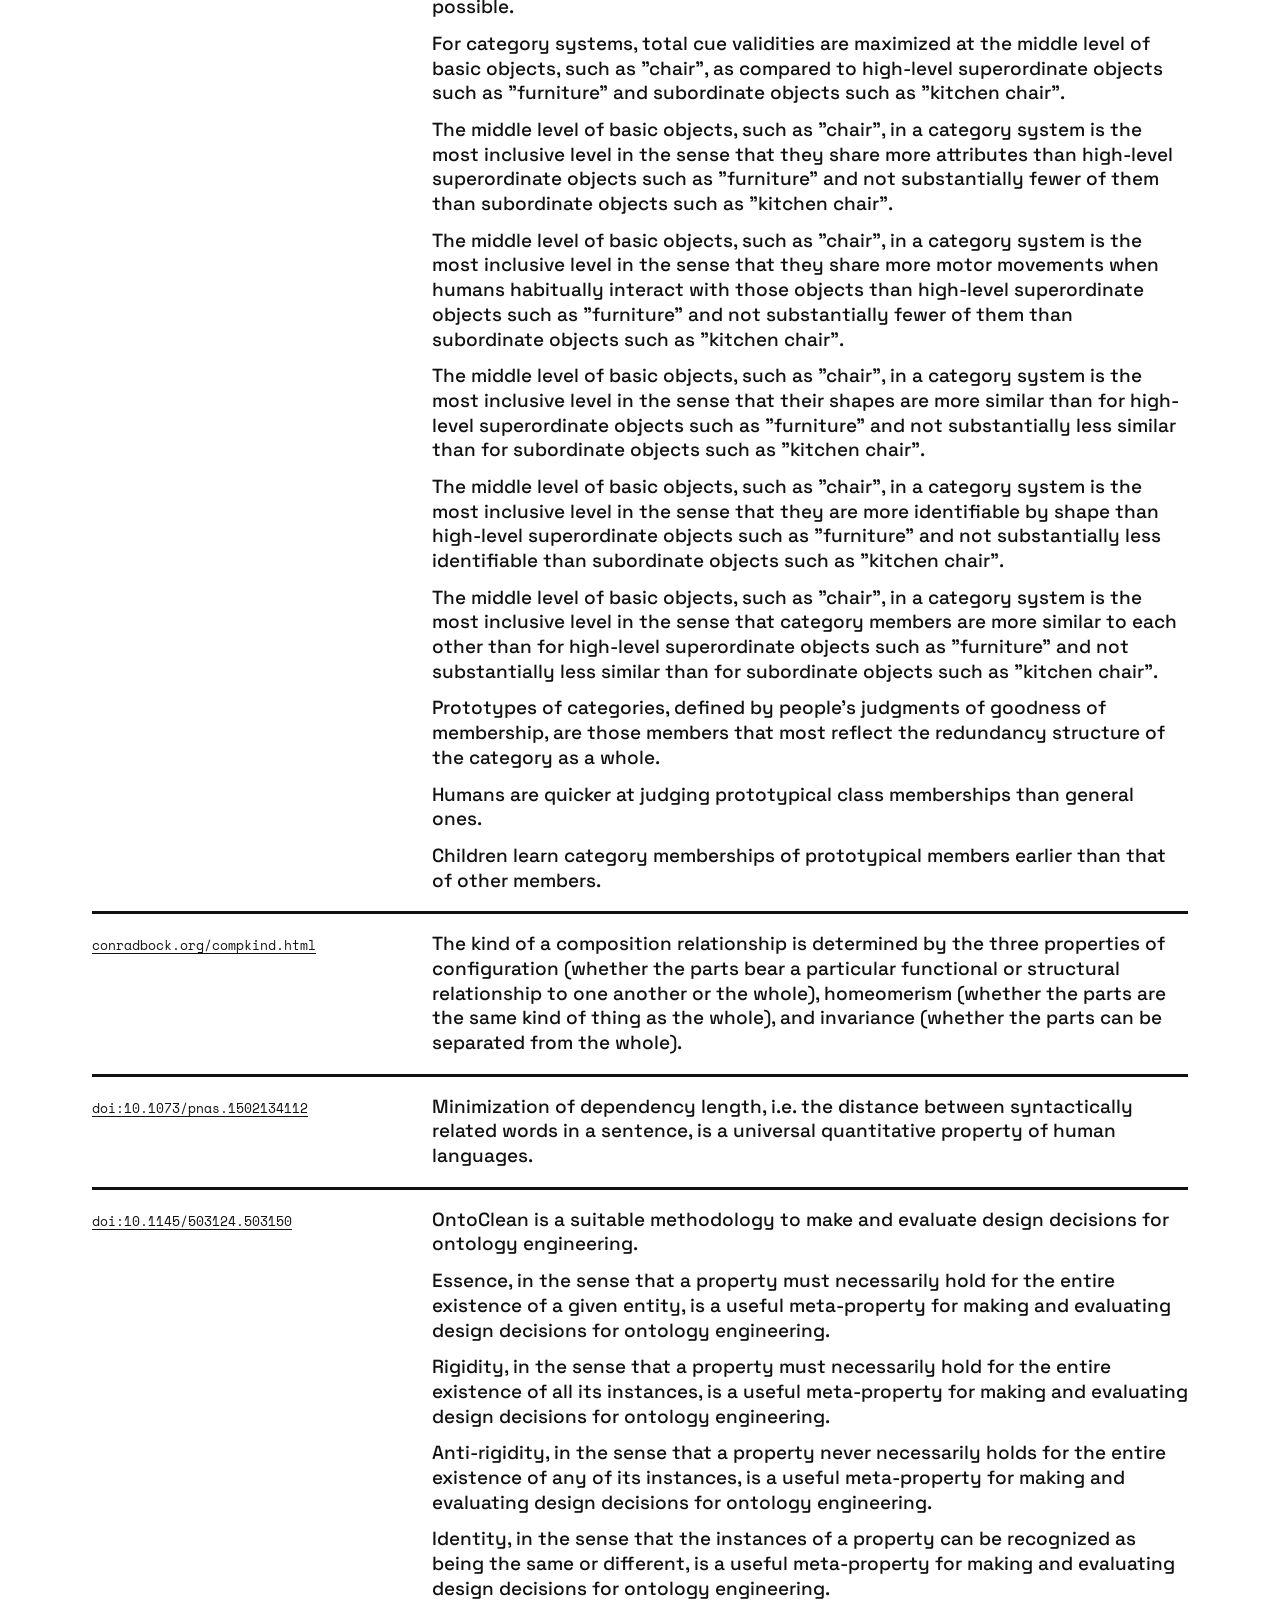
<file: docs/datasets/papers/index.html>
<!doctype html>
<!-- Generated by scripts/make-site-datasets.py from tables/papers.csv. Do not edit by hand. -->
<html lang="en">
<head>
<meta charset="utf-8">
<meta name="viewport" content="width=device-width, initial-scale=1">
<title>Claims from publications · AIDA</title>
<meta name="description" content="Claims and hypotheses of publications, each restated as an AIDA sentence.">
<link rel="icon" href="../../favicon.svg" type="image/svg+xml">
<link rel="preconnect" href="https://fonts.googleapis.com">
<link rel="preconnect" href="https://fonts.gstatic.com" crossorigin>
<link rel="stylesheet" href="https://fonts.googleapis.com/css2?family=Inter:wght@400;500;600&family=Space+Grotesk:wght@500;700&family=Space+Mono:wght@400;700&display=swap">
<link rel="stylesheet" href="../../style.css">
</head>
<body>

<a class="skip" href="#main">Skip to content</a>

<header class="site-header">
  <div class="wrap">
    <a class="wordmark" href="../../">AIDA</a>
    <nav class="site-nav" aria-label="Main">
      <a href="../../">What is AIDA?</a>
      <a href="../../#use">Use cases</a>
      <a href="../../#datasets">Datasets</a>
      <a href="https://github.com/tkuhn/aida">GitHub</a>
    </nav>
  </div>
</header>

<main id="main">

  <section class="page-head">
    <div class="wrap usecase-head">
      <p class="eyebrow">Dataset</p>
      <h1 class="display">Claims from publications</h1>
      <p class="lead">Claims and hypotheses of publications, each restated as an AIDA sentence. Each sentence links to its own page.</p>
    </div>
  </section>

  <section class="band compact">
    <div class="wrap">
      <h2 class="eyebrow">Table</h2>
      <p class="uri"><a href="https://github.com/tkuhn/aida/blob/master/tables/papers.csv">tables/papers.csv</a></p>
    </div>
  </section>
  <section class="wrap block">
    <h2 class="counted"><span class="count">284</span>sentences from 117 sources</h2>
    <ul class="rows by-source dense">
      <li>
        <div class="key"><a class="source" href="http://dx.doi.org/10.1007/978-3-642-38288-8_33">doi:10.1007/978-3-642-38288-8_33</a></div>
        <ul class="statements">
          <li><a class="sentence-link" href="../../s/?Nanopublications+containing+informal+assertions+in+the+form+of+AIDA+sentences+are+a+practical+approach+to+advance+scientific+communication.">Nanopublications containing informal assertions in the form of AIDA sentences are a practical approach to advance scientific communication.</a></li>
          <li><a class="sentence-link" href="../../s/?Scientists+are+able+to+efficiently+produce+high-quality+nanopublications+containing+informal+assertions+in+the+form+of+AIDA+sentences.">Scientists are able to efficiently produce high-quality nanopublications containing informal assertions in the form of AIDA sentences.</a></li>
          <li><a class="sentence-link" href="../../s/?It+is+feasible+to+extract+high-quality+nanopublications+containing+informal+assertions+in+the+form+of+AIDA+sentences+from+existing+text+resources.">It is feasible to extract high-quality nanopublications containing informal assertions in the form of AIDA sentences from existing text resources.</a></li>
        </ul>
      </li>
      <li>
        <div class="key"><a class="source" href="http://dl.acm.org/citation.cfm?id=2488416">dl.acm.org/citation.cfm?id=2488416</a></div>
        <ul class="statements">
          <li><a class="sentence-link" href="../../s/?Online+community+members+generally+undergo+two+stages+with+respect+to+their+susceptibility+to+linguistic+change%3A+a+learning+phase+in+which+users+adopt+the+language+of+the+community+followed+by+a+conservative+phase+in+which+users+stop+changing.">Online community members generally undergo two stages with respect to their susceptibility to linguistic change: a learning phase in which users adopt the language of the community followed by a conservative phase in which users stop changing.</a></li>
          <li><a class="sentence-link" href="../../s/?[base64]%27s+eventual+lifespan+in+terms+of+number+of+contributions.">The life-cycles of online community members with respect their susceptibility to linguistic change show a universal pattern of increasingly progressive language for about the first third and increasingly conservative language for the rest of the individual&#x27;s eventual lifespan in terms of number of contributions.</a></li>
        </ul>
      </li>
      <li>
        <div class="key"><a class="source" href="http://dx.doi.org/10.1145/2484028.2484053">doi:10.1145/2484028.2484053</a></div>
        <ul class="statements">
          <li><a class="sentence-link" href="../../s/?Search+engine+users+seek+to+confirm+their+beliefs+when+asking+yes%2Fno-questions.">Search engine users seek to confirm their beliefs when asking yes/no-questions.</a></li>
          <li><a class="sentence-link" href="../../s/?Results+of+search+engines+to+yes%2Fno-questions+are+positively-skewed+%28i.e.+biased+towards+%22yes%22%29%2C+irrespective+of+the+truth.">Results of search engines to yes/no-questions are positively-skewed (i.e. biased towards &quot;yes&quot;), irrespective of the truth.</a></li>
          <li><a class="sentence-link" href="../../s/?Search+engine+users+are+more+likely+to+select+positive+%28yes%29+information+from+the+results+of+search+engines+for+yes%2Fno-questions.">Search engine users are more likely to select positive (yes) information from the results of search engines for yes/no-questions.</a></li>
          <li><a class="sentence-link" href="../../s/?A+combination+of+system+and+searcher+biases+lead+search+engine+users+to+settle+on+the+incorrect+answer+to+yes%2Fno-questions+around+half+of+the+time.">A combination of system and searcher biases lead search engine users to settle on the incorrect answer to yes/no-questions around half of the time.</a></li>
        </ul>
      </li>
      <li>
        <div class="key"><a class="source" href="http://dx.doi.org/10.1038/nature09923">doi:10.1038/nature09923</a></div>
        <ul class="statements">
          <li><a class="sentence-link" href="../../s/?Systemic+linkages+of+language+traits+across+languages+of+different+language+families+are+rather+the+exception+than+the+rule.">Systemic linkages of language traits across languages of different language families are rather the exception than the rule.</a></li>
          <li><a class="sentence-link" href="../../s/?Linguistic+diversity+across+languages+is+the+product+of+cultural+evolution.">Linguistic diversity across languages is the product of cultural evolution.</a></li>
        </ul>
      </li>
      <li>
        <div class="key"><span class="source">isbn:0-670-03151-8</span></div>
        <ul class="statements">
          <li><a class="sentence-link" href="../../s/?The+mind+is+not+a+%22blank+slate%22+but+has+innate+traits.">The mind is not a &quot;blank slate&quot; but has innate traits.</a></li>
        </ul>
      </li>
      <li>
        <div class="key"><span class="source">isbn:978-0-374-29002-3</span></div>
        <ul class="statements">
          <li><a class="sentence-link" href="../../s/?The+Western+dominance+over+most+of+the+last+15%2C000+years+can+be+best+explained+by+physical+geography+rather+than+culture%2C+religion%2C+politics%2C+genetics%2C+or+great+men.">The Western dominance over most of the last 15,000 years can be best explained by physical geography rather than culture, religion, politics, genetics, or great men.</a></li>
        </ul>
      </li>
      <li>
        <div class="key"><a class="source" href="http://pup.princeton.edu/titles/8277.html">pup.princeton.edu/titles/8277.html</a></div>
        <ul class="statements">
          <li><a class="sentence-link" href="../../s/?Various+kinds+of+social+orders%2C+including+segregated%2C+discriminatory%2C+and+class+systems%2C+can+arise+through+the+decentralized+interactions+of+many+agents+in+which+accidents+of+history+become+reinforced+over+time.">Various kinds of social orders, including segregated, discriminatory, and class systems, can arise through the decentralized interactions of many agents in which accidents of history become reinforced over time.</a></li>
          <li><a class="sentence-link" href="../../s/?In+the+path-dependent+dynamics+of+history+where+accidents+become+reinforced+over+time%2C+society+may+self-organize+around+distinctions+that+are+arbitrary+from+an+a+priori+standpoint.">In the path-dependent dynamics of history where accidents become reinforced over time, society may self-organize around distinctions that are arbitrary from an a priori standpoint.</a></li>
          <li><a class="sentence-link" href="../../s/?For+social+systems+under+idealized+conditions+where+equity+norms+have+an+advantage+over+discriminatory+norms%2C+long-lived+regimes+can+emerge+that+are+far+from+equitable+and+highly+inefficient.">For social systems under idealized conditions where equity norms have an advantage over discriminatory norms, long-lived regimes can emerge that are far from equitable and highly inefficient.</a></li>
        </ul>
      </li>
      <li>
        <div class="key"><span class="source">isbn:978-0-393-31755-8</span></div>
        <ul class="statements">
          <li><a class="sentence-link" href="../../s/?History+followed+different+courses+for+different+peoples+because+of+differences+among+peoples%27+environments%2C+not+because+of+biological+differences+among+peoples+themselves.">History followed different courses for different peoples because of differences among peoples&#x27; environments, not because of biological differences among peoples themselves.</a></li>
        </ul>
      </li>
      <li>
        <div class="key"><a class="source" href="http://dx.doi.org/10.1109/JPROC.2014.2307022">doi:10.1109/JPROC.2014.2307022</a></div>
        <ul class="statements">
          <li><a class="sentence-link" href="../../s/?Value-based+learning+is+a+good+model+of+general+learning+abilities+of+animals+and+humans.">Value-based learning is a good model of general learning abilities of animals and humans.</a><span class="note">The source reviews this.</span></li>
          <li><a class="sentence-link" href="../../s/?Policy-gradient+learning+is+a+good+model+of+general+learning+abilities+of+animals+and+humans.">Policy-gradient learning is a good model of general learning abilities of animals and humans.</a><span class="note">The source reviews this.</span></li>
        </ul>
      </li>
      <li>
        <div class="key"><a class="source" href="http://dx.doi.org/10.1016/0004-3702(94)00041-X">doi:10.1016/0004-3702(94)00041-X</a></div>
        <ul class="statements">
          <li><a class="sentence-link" href="../../s/?Nonmonotonic+reasoning+as+studied+in+AI+and+logic+programming+can+be+subsumed+by+a+general+theory+of+argumentation+based+on+the+acceptability+of+arguments.">Nonmonotonic reasoning as studied in AI and logic programming can be subsumed by a general theory of argumentation based on the acceptability of arguments.</a></li>
          <li><a class="sentence-link" href="../../s/?Certain+n-person+games+as+studied+in+game+theory+and+economics+can+also+be+modeled+and+understood+by+applying+a+general+theory+of+argumentation+based+on+the+acceptability+of+arguments.">Certain n-person games as studied in game theory and economics can also be modeled and understood by applying a general theory of argumentation based on the acceptability of arguments.</a></li>
        </ul>
      </li>
      <li>
        <div class="key"><a class="source" href="http://www.sciencemag.org/content/286/5439/509">sciencemag.org/content/286/5439/509</a></div>
        <ul class="statements">
          <li><a class="sentence-link" href="../../s/?The+generic+mechanisms+of+network+growth+and+preferential+attachment+are+sufficient+to+generate+scale-free+networks.">The generic mechanisms of network growth and preferential attachment are sufficient to generate scale-free networks.</a></li>
        </ul>
      </li>
      <li>
        <div class="key"><a class="source" href="http://dx.doi.org/10.1073/pnas.1319042111">doi:10.1073/pnas.1319042111</a></div>
        <ul class="statements">
          <li><a class="sentence-link" href="../../s/?Word+order+SOV+is+more+stable+over+the+time+of+language+evolution+than+SVO.">Word order SOV is more stable over the time of language evolution than SVO.</a><span class="note">The source hypothesizes this.</span></li>
          <li><a class="sentence-link" href="../../s/?SOV+and+SVO+are+the+two+most+stable+word+orders+over+the+time+of+language+evolution.">SOV and SVO are the two most stable word orders over the time of language evolution.</a></li>
          <li><a class="sentence-link" href="../../s/?After+SOV+and+SVO%2C+VSO+is+the+most+stable+word+order+over+the+time+of+language+evolution.">After SOV and SVO, VSO is the most stable word order over the time of language evolution.</a></li>
          <li><a class="sentence-link" href="../../s/?Languages+with+SOV+word+order+are+more+likely+to+change+to+SVO+than+to+VSO+over+the+time+of+language+evolution.">Languages with SOV word order are more likely to change to SVO than to VSO over the time of language evolution.</a></li>
          <li><a class="sentence-link" href="../../s/?Languages+with+VSO+word+order+are+more+likely+to+change+to+SVO+than+to+SOV+over+the+time+of+language+evolution.">Languages with VSO word order are more likely to change to SVO than to SOV over the time of language evolution.</a></li>
          <li><a class="sentence-link" href="../../s/?Word-order+change+over+the+time+of+language+evoluation+is+best+characterized+as+being+dominated+by+slow+cycles+between+SOV+and+SVO+and+faster+cycles+between+SVO+and+VSO.">Word-order change over the time of language evoluation is best characterized as being dominated by slow cycles between SOV and SVO and faster cycles between SVO and VSO.</a></li>
          <li><a class="sentence-link" href="../../s/?SOV+is+the+common+ancestral+word+order+in+the+evolution+of+languages+over+time.">SOV is the common ancestral word order in the evolution of languages over time.</a><span class="note">The source hypothesizes this.</span></li>
        </ul>
      </li>
      <li>
        <div class="key"><a class="source" href="http://dl.acm.org/citation.cfm?id=944937">dl.acm.org/citation.cfm?id=944937</a></div>
        <ul class="statements">
          <li><a class="sentence-link" href="../../s/?Latent+Dirichlet+allocation+is+an+appropriate+and+useful+model+for+collections+of+discrete+data+such+as+text+corpora.">Latent Dirichlet allocation is an appropriate and useful model for collections of discrete data such as text corpora.</a></li>
        </ul>
      </li>
      <li>
        <div class="key"><a class="source" href="http://dx.doi.org/10.1145/2500892">doi:10.1145/2500892</a></div>
        <ul class="statements">
          <li><a class="sentence-link" href="../../s/?Information+systems%2C+information+science%2C+and+information+retrieval+were+the+fasted-growing+research+areas+of+computer+science+during+1990-2010.">Information systems, information science, and information retrieval were the fasted-growing research areas of computer science during 1990-2010.</a></li>
          <li><a class="sentence-link" href="../../s/?The+amount+of+research+on+mathematical+foundations+in+computer+science+decreased+during+1990-2010.">The amount of research on mathematical foundations in computer science decreased during 1990-2010.</a></li>
          <li><a class="sentence-link" href="../../s/?A+typical+computer+scientist%27s+research+focus+changes+in+a+cycle+of+roughly+5+to+10+years.">A typical computer scientist&#x27;s research focus changes in a cycle of roughly 5 to 10 years.</a></li>
          <li><a class="sentence-link" href="../../s/?New+research+topics+in+computer+science+are+typically+first+mentioned+in+grant+proposals+and+only+later+in+publications.">New research topics in computer science are typically first mentioned in grant proposals and only later in publications.</a></li>
        </ul>
      </li>
      <li>
        <div class="key"><a class="source" href="http://dx.doi.org/10.1126/science.149.3683.510">doi:10.1126/science.149.3683.510</a></div>
        <ul class="statements">
          <li><a class="sentence-link" href="../../s/?Over+the+long+run+and+over+the+entire+world+literature%2C+on+the+average%2C+every+scientific+paper+ever+published+is+cited+about+once+a+year.">Over the long run and over the entire world literature, on the average, every scientific paper ever published is cited about once a year.</a></li>
          <li><a class="sentence-link" href="../../s/?Every+year+about+10+percent+of+all+scientific+papers+%22die%2C%22+not+to+be+cited+again%2C+and+for+the+%22live%22+papers+the+chance+of+being+cited+at+least+once+in+any+year+is+about+60+percent.">Every year about 10 percent of all scientific papers &quot;die,&quot; not to be cited again, and for the &quot;live&quot; papers the chance of being cited at least once in any year is about 60 percent.</a><span class="note">The source hypothesizes this.</span></li>
          <li><a class="sentence-link" href="../../s/?About+half+the+bibliographic+references+in+scientific+papers+represent+tight+links+with+rather+recent+papers%2C+the+other+half+representing+a+uniform+and+less+tight+linkage+to+all+that+has+been+published+before.">About half the bibliographic references in scientific papers represent tight links with rather recent papers, the other half representing a uniform and less tight linkage to all that has been published before.</a><span class="note">The source hypothesizes this.</span></li>
        </ul>
      </li>
      <li>
        <div class="key"><a class="source" href="http://dx.doi.org/10.1126/science.159.3810.56">doi:10.1126/science.159.3810.56</a></div>
        <ul class="statements">
          <li><a class="sentence-link" href="../../s/?Already+eminent+scientists+are+given+disproportionately+large+credit+in+in+cases+of+collaboration+or+of+independent+multiple+discoveries.">Already eminent scientists are given disproportionately large credit in in cases of collaboration or of independent multiple discoveries.</a></li>
          <li><a class="sentence-link" href="../../s/?The+Matthew+effect+in+science+heightens+the+visibility+of+contributions+by+scientists+of+acknowledged+standing+and+reduces+the+visibility+of+contributions+by+authors+who+are+less+well+known.">The Matthew effect in science heightens the visibility of contributions by scientists of acknowledged standing and reduces the visibility of contributions by authors who are less well known.</a></li>
        </ul>
      </li>
      <li>
        <div class="key"><a class="source" href="http://dx.doi.org/10.1145/2063176.2063204">doi:10.1145/2063176.2063204</a></div>
        <ul class="statements">
          <li><a class="sentence-link" href="../../s/?Content-Centric+Networking+%28CCN%29%2C+centering+on+named+content+instead+of+hosts%2C+is+generally+superior+to+the+Internet+Protocol+%28IP%29+given+way+the+internet+is+currently+used.">Content-Centric Networking (CCN), centering on named content instead of hosts, is generally superior to the Internet Protocol (IP) given way the internet is currently used.</a></li>
          <li><a class="sentence-link" href="../../s/?Content-Centric+Networking+%28CCN%29%2C+centering+on+named+content+instead+of+hosts%2C+is+as+scalable+as+the+Internet+Protocol+%28IP%29.">Content-Centric Networking (CCN), centering on named content instead of hosts, is as scalable as the Internet Protocol (IP).</a></li>
          <li><a class="sentence-link" href="../../s/?Content-Centric+Networking+%28CCN%29%2C+centering+on+named+content+instead+of+hosts%2C+is+superior+to+the+Internet+Protocol+%28IP%29+in+terms+of+security.">Content-Centric Networking (CCN), centering on named content instead of hosts, is superior to the Internet Protocol (IP) in terms of security.</a></li>
          <li><a class="sentence-link" href="../../s/?Content-Centric+Networking+%28CCN%29%2C+centering+on+named+content+instead+of+hosts%2C+is+superior+to+the+Internet+Protocol+%28IP%29+in+terms+of+delivery+efficiency.">Content-Centric Networking (CCN), centering on named content instead of hosts, is superior to the Internet Protocol (IP) in terms of delivery efficiency.</a></li>
          <li><a class="sentence-link" href="../../s/?Content-Centric+Networking+%28CCN%29%2C+centering+on+named+content+instead+of+hosts%2C+is+superior+to+the+Internet+Protocol+%28IP%29+in+terms+of+disruption+tolerance.">Content-Centric Networking (CCN), centering on named content instead of hosts, is superior to the Internet Protocol (IP) in terms of disruption tolerance.</a></li>
        </ul>
      </li>
      <li>
        <div class="key"><a class="source" href="http://dx.doi.org/10.1038/35019019">doi:10.1038/35019019</a></div>
        <ul class="statements">
          <li><a class="sentence-link" href="../../s/?Many+complex+systems+owe+their+error-tolerance+to+their+structure+as+scale-free+networks.">Many complex systems owe their error-tolerance to their structure as scale-free networks.</a></li>
          <li><a class="sentence-link" href="../../s/?Many+complex+systems+are+vulnerable+to+attacks+because+of+their+structure+as+scale-free+networks.">Many complex systems are vulnerable to attacks because of their structure as scale-free networks.</a></li>
        </ul>
      </li>
      <li>
        <div class="key"><a class="source" href="http://www.jstor.org/stable/116823">jstor.org/stable/116823</a></div>
        <ul class="statements">
          <li><a class="sentence-link" href="../../s/?Certain+types+of+altruistic+behavior+are+better+explained+based+on+imitation+than+utility+maximization.">Certain types of altruistic behavior are better explained based on imitation than utility maximization.</a></li>
          <li><a class="sentence-link" href="../../s/?Altruistic+behavior+can+survive+if+players+imitate+successful+players+and+the+players%27+interaction+and+learning+is+local.">Altruistic behavior can survive if players imitate successful players and the players&#x27; interaction and learning is local.</a></li>
        </ul>
      </li>
      <li>
        <div class="key"><a class="source" href="http://dx.doi.org/10.1002/asi.4630240406">doi:10.1002/asi.4630240406</a></div>
        <ul class="statements">
          <li><a class="sentence-link" href="../../s/?Co-citations+are+a+good+measure+for+the+degree+of+intellectual+connections+among+scientific+articles.">Co-citations are a good measure for the degree of intellectual connections among scientific articles.</a></li>
          <li><a class="sentence-link" href="../../s/?Co-citations+measures+are+a+good+technique+for+monitoring+the+development+of+scientific+fields.">Co-citations measures are a good technique for monitoring the development of scientific fields.</a></li>
        </ul>
      </li>
      <li>
        <div class="key"><a class="source" href="https://research.microsoft.com/jump/189726">research.microsoft.com/jump/189726</a></div>
        <ul class="statements">
          <li><a class="sentence-link" href="../../s/?Vector+differences+accurately+capture+syntactic+and+semantic+relations+for+vector-space+word+representations+trained+by+recurrent+neural+networks+on+text+corpora.">Vector differences accurately capture syntactic and semantic relations for vector-space word representations trained by recurrent neural networks on text corpora.</a></li>
        </ul>
      </li>
      <li>
        <div class="key"><a class="source" href="http://dx.doi.org/10.1073/pnas.1410931111">doi:10.1073/pnas.1410931111</a></div>
        <ul class="statements">
          <li><a class="sentence-link" href="../../s/?The+number+of+famous+people+for+different+languages+strongly+correlates+with+the+language%27s+Eigenvector+centrality+in+the+global+language+network+of+translations+and+bilingual+speakers.">The number of famous people for different languages strongly correlates with the language&#x27;s Eigenvector centrality in the global language network of translations and bilingual speakers.</a></li>
          <li><a class="sentence-link" href="../../s/?The+world%27s+languages+exhibit+a+hierarchical+structure+dominated+by+English+as+its+a+central+hub+and+with+intermediate+hubs+that+include+German%2C+French%2C+and+Spanish.">The world&#x27;s languages exhibit a hierarchical structure dominated by English as its a central hub and with intermediate hubs that include German, French, and Spanish.</a></li>
          <li><a class="sentence-link" href="../../s/?The+immensly+popular+languages+Chinese%2C+Arabic%2C+and+Hindi+have+only+a+limited+importance+in+the+global+language+network+of+translations+and+bilingual+speakers.">The immensly popular languages Chinese, Arabic, and Hindi have only a limited importance in the global language network of translations and bilingual speakers.</a></li>
        </ul>
      </li>
      <li>
        <div class="key"><a class="source" href="http://dx.doi.org/10.1145/1963405.1963503">doi:10.1145/1963405.1963503</a></div>
        <ul class="statements">
          <li><a class="sentence-link" href="../../s/?The+adoption+of+politically+controversial+hashtags+on+Twitter+is+especially+affected+by+multiple+repeated+exposures%2C+while+such+repeated+exposures+have+a+much+less+important+marginal+effect+on+the+adoption+of+conversational+idioms.">The adoption of politically controversial hashtags on Twitter is especially affected by multiple repeated exposures, while such repeated exposures have a much less important marginal effect on the adoption of conversational idioms.</a></li>
          <li><a class="sentence-link" href="../../s/?The+adoption+of+hashtags+on+Twitter+can+be+accurately+characterized+by+their+%22stickiness%22%2C+i.e.+the+probability+of+adoption+based+on+one+or+more+exposures%2C+and+their+%22persistence%22%2C+i.e.+the+relative+extent+to+which+repeated+exposures+to+a+hashtag+continue+to+have+significant+marginal+effect.">The adoption of hashtags on Twitter can be accurately characterized by their &quot;stickiness&quot;, i.e. the probability of adoption based on one or more exposures, and their &quot;persistence&quot;, i.e. the relative extent to which repeated exposures to a hashtag continue to have significant marginal effect.</a></li>
        </ul>
      </li>
      <li>
        <div class="key"><a class="source" href="http://dx.doi.org/10.1186/2041-1480-2-S2-S3">doi:10.1186/2041-1480-2-S2-S3</a></div>
        <ul class="statements">
          <li><a class="sentence-link" href="../../s/?Linked+Data+and+Semantic+Web+technologies+allow+for+automated+evaluation+of+scientific+hypotheses.">Linked Data and Semantic Web technologies allow for automated evaluation of scientific hypotheses.</a></li>
        </ul>
      </li>
      <li>
        <div class="key"><a class="source" href="http://dx.doi.org/10.1109/SP.2014.37">doi:10.1109/SP.2014.37</a></div>
        <ul class="statements">
          <li><a class="sentence-link" href="../../s/?The+protocol+of+the+Bitcoin+network+can+be+modified+such+that+its+otherwise+wasteful+mining+activity+has+the+positive+side+effect+of+distributed+storage+of+archival+data.">The protocol of the Bitcoin network can be modified such that its otherwise wasteful mining activity has the positive side effect of distributed storage of archival data.</a></li>
          <li><a class="sentence-link" href="../../s/?[base64].">Servers of a network can be incentivized to store data locally by applying a network protocol that forces them to repeatedly sign chunks of the data with a private key that cannot be shared without the risk of identity theft.</a></li>
        </ul>
      </li>
      <li>
        <div class="key"><a class="source" href="http://dx.doi.org/10.1007/978-3-319-11964-9_7">doi:10.1007/978-3-319-11964-9_7</a></div>
        <ul class="statements">
          <li><a class="sentence-link" href="../../s/?The+concept+of+%22scientific+lenses%22+consisting+of+reusable+problem-specific+criteria+for+entity+equivalence+allows+for+context-aware+dynamic+views+over+Linked+Data.">The concept of &quot;scientific lenses&quot; consisting of reusable problem-specific criteria for entity equivalence allows for context-aware dynamic views over Linked Data.</a></li>
        </ul>
      </li>
      <li>
        <div class="key"><a class="source" href="http://dx.doi.org/10.1087/2009202">doi:10.1087/2009202</a></div>
        <ul class="statements">
          <li><a class="sentence-link" href="../../s/?Semantic+publishing+brings+substantial+benefits+to+scholarly+communication.">Semantic publishing brings substantial benefits to scholarly communication.</a></li>
        </ul>
      </li>
      <li>
        <div class="key"><a class="source" href="http://dx.doi.org/10.1371/journal.pcbi.1000361">doi:10.1371/journal.pcbi.1000361</a></div>
        <ul class="statements">
          <li><a class="sentence-link" href="../../s/?Research+publications+can+be+enhanced+in+an+accurate+and+valuable+manner+by+the+use+of+formal+semantic+representations+and+based+on+the+simple+application+of+existing+Web+technology.">Research publications can be enhanced in an accurate and valuable manner by the use of formal semantic representations and based on the simple application of existing Web technology.</a></li>
        </ul>
      </li>
      <li>
        <div class="key"><a class="source" href="http://dx.doi.org/10.1038/35074206">doi:10.1038/35074206</a></div>
        <ul class="statements">
          <li><a class="sentence-link" href="../../s/?[base64].">Scientific papers with machine-readable semantic markup facilitate the development of automated methods for helping scientists to find and understand the content produced in other scientific disciplines.</a></li>
          <li><a class="sentence-link" href="../../s/?Scientific+papers+with+machine-readable+semantic+markup+allow+scientific+concepts+to+be+progressively+linked+into+a+universal+web+of+knowledge.">Scientific papers with machine-readable semantic markup allow scientific concepts to be progressively linked into a universal web of knowledge.</a></li>
        </ul>
      </li>
      <li>
        <div class="key"><span class="source">isbn:0-14-027541-X</span></div>
        <ul class="statements">
          <li><a class="sentence-link" href="../../s/?We+are+not+heading+away+from+a+state+in+which+one+person+could+understand+everything+that+is+understood%2C+but+towards+it.">We are not heading away from a state in which one person could understand everything that is understood, but towards it.</a></li>
          <li><a class="sentence-link" href="../../s/?Scientific+knowledge%2C+like+all+human+knowledge%2C+consists+primarily+of+explanations.">Scientific knowledge, like all human knowledge, consists primarily of explanations.</a></li>
        </ul>
      </li>
      <li>
        <div class="key"><a class="source" href="http://dx.doi.org/10.1145/1374376.1374430">doi:10.1145/1374376.1374430</a></div>
        <ul class="statements">
          <li><a class="sentence-link" href="../../s/?The+%22price+of+total+anarchy%22%2C+where+players+only+apply+regret+minimization%2C+matches+the+price+of+anarchy+exactly+%28where+players+play+according+to+a+Nash+equilibrium%29+for+Hotelling+games%2C+even+if+the+play+itself+is+not+approaching+equilibrium.">The &quot;price of total anarchy&quot;, where players only apply regret minimization, matches the price of anarchy exactly (where players play according to a Nash equilibrium) for Hotelling games, even if the play itself is not approaching equilibrium.</a></li>
          <li><a class="sentence-link" href="../../s/?The+%22price+of+total+anarchy%22%2C+where+players+only+apply+regret+minimization%2C+matches+the+price+of+anarchy+exactly+%28where+players+play+according+to+a+Nash+equilibrium%29+for+valid+games+%5BVetta+2002%5D%2C+even+if+the+play+itself+is+not+approaching+equilibrium.">The &quot;price of total anarchy&quot;, where players only apply regret minimization, matches the price of anarchy exactly (where players play according to a Nash equilibrium) for valid games [Vetta 2002], even if the play itself is not approaching equilibrium.</a></li>
          <li><a class="sentence-link" href="../../s/?The+%22price+of+total+anarchy%22%2C+where+players+only+apply+regret+minimization%2C+matches+the+price+of+anarchy+exactly+%28where+players+play+according+to+a+Nash+equilibrium%29+for+linear+congestion+games+with+atomic+players+and+unsplittable+flow%2C+even+if+the+play+itself+is+not+approaching+equilibrium.">The &quot;price of total anarchy&quot;, where players only apply regret minimization, matches the price of anarchy exactly (where players play according to a Nash equilibrium) for linear congestion games with atomic players and unsplittable flow, even if the play itself is not approaching equilibrium.</a></li>
          <li><a class="sentence-link" href="../../s/?The+%22price+of+total+anarchy%22%2C+where+players+only+apply+regret+minimization%2C+matches+the+price+of+anarchy+exactly+%28where+players+play+according+to+a+Nash+equilibrium%29+for+parallel+link+congestion+games+with+n+%3D+2+and+the+makespan+as+the+social+cost+function%2C+even+if+the+play+itself+is+not+approaching+equilibrium.">The &quot;price of total anarchy&quot;, where players only apply regret minimization, matches the price of anarchy exactly (where players play according to a Nash equilibrium) for parallel link congestion games with n = 2 and the makespan as the social cost function, even if the play itself is not approaching equilibrium.</a></li>
          <li><a class="sentence-link" href="../../s/?The+%22price+of+total+anarchy%22%2C+where+players+only+apply+regret+minimization%2C+is+exponentially+greater+than+the+price+of+anarchy+%28where+players+play+according+to+a+Nash+equilibrium%29+for+parallel+link+congestion+games+with+n+%3E+2+and+the+makespan+as+the+social+cost+function.">The &quot;price of total anarchy&quot;, where players only apply regret minimization, is exponentially greater than the price of anarchy (where players play according to a Nash equilibrium) for parallel link congestion games with n &gt; 2 and the makespan as the social cost function.</a></li>
        </ul>
      </li>
      <li>
        <div class="key"><a class="source" href="http://dx.doi.org/10.1002/asi.22748">doi:10.1002/asi.22748</a></div>
        <ul class="statements">
          <li><a class="sentence-link" href="../../s/?For+clustering+scientific+publications%2C+direct+citation+relations+are+more+accurate+as+a+measure+of+the+relatedness+of+publications+than+co-citations+and+bibliographic+coupling.">For clustering scientific publications, direct citation relations are more accurate as a measure of the relatedness of publications than co-citations and bibliographic coupling.</a><span class="note">The source discusses this.</span></li>
          <li><a class="sentence-link" href="../../s/?Publication-level+approaches+of+scientific+classification+systems+are+more+appropriate+than+journal-level+approaches.">Publication-level approaches of scientific classification systems are more appropriate than journal-level approaches.</a></li>
        </ul>
      </li>
      <li>
        <div class="key"><a class="source" href="http://dx.doi.org/10.1145/2736277.2741661">doi:10.1145/2736277.2741661</a></div>
        <ul class="statements">
          <li><a class="sentence-link" href="../../s/?Users+jump+more+between+different+online+communities+as+they+become+older.">Users jump more between different online communities as they become older.</a></li>
        </ul>
      </li>
      <li>
        <div class="key"><a class="source" href="http://dx.doi.org/10.1145/2736277.2741120">doi:10.1145/2736277.2741120</a></div>
        <ul class="statements">
          <li><a class="sentence-link" href="../../s/?Project+success+is+an+important+factor+for+donor+retention+for+online+crowdfunding.">Project success is an important factor for donor retention for online crowdfunding.</a></li>
          <li><a class="sentence-link" href="../../s/?The+timeliness+of+the+acknowledgment+of+the+donors%27+support+is+an+important+factor+for+donor+retention+for+online+crowdfunding.">The timeliness of the acknowledgment of the donors&#x27; support is an important factor for donor retention for online crowdfunding.</a></li>
          <li><a class="sentence-link" href="../../s/?The+timeliness+of+the+feedback+to+the+donors+about+the+impact+of+the+project+is+an+important+factor+for+donor+retention+for+online+crowdfunding.">The timeliness of the feedback to the donors about the impact of the project is an important factor for donor retention for online crowdfunding.</a></li>
        </ul>
      </li>
      <li>
        <div class="key"><a class="source" href="http://dx.doi.org/10.1145/2736277.2741099">doi:10.1145/2736277.2741099</a></div>
        <ul class="statements">
          <li><a class="sentence-link" href="../../s/?When+people+search+for+information+on+the+web%2C+they+mostly+end+up+accessing+information+they+agree+with.">When people search for information on the web, they mostly end up accessing information they agree with.</a></li>
          <li><a class="sentence-link" href="../../s/?Web+sites+about+polarizing+topics+show+in+general+low+diversity+in+stances+that+are+presented.">Web sites about polarizing topics show in general low diversity in stances that are presented.</a></li>
          <li><a class="sentence-link" href="../../s/?If+an+external+event+threatens+to+influence+certain+web+users+directly%2C+then+these+users+afterwards+tend+to+explore+more+content+outside+their+filter+bubble.">If an external event threatens to influence certain web users directly, then these users afterwards tend to explore more content outside their filter bubble.</a></li>
        </ul>
      </li>
      <li>
        <div class="key"><a class="source" href="http://dx.doi.org/10.1145/2736277.2741130">doi:10.1145/2736277.2741130</a></div>
        <ul class="statements">
          <li><a class="sentence-link" href="../../s/?When+users+receive+more+email+messages+in+a+day%2C+they+reply+to+a+smaller+fraction+of+them.">When users receive more email messages in a day, they reply to a smaller fraction of them.</a></li>
          <li><a class="sentence-link" href="../../s/?When+users+receive+more+email+messages+in+a+day%2C+they+use+shorter+texts+as+replies.">When users receive more email messages in a day, they use shorter texts as replies.</a></li>
          <li><a class="sentence-link" href="../../s/?When+users+receive+more+email+messages+in+a+day%2C+the+time+to+reply+decreases+for+the+emails+that+are+eventually+answered.">When users receive more email messages in a day, the time to reply decreases for the emails that are eventually answered.</a></li>
          <li><a class="sentence-link" href="../../s/?Email+replies+by+teenagers+are+on+average+shorter+than+those+by+adults.">Email replies by teenagers are on average shorter than those by adults.</a></li>
          <li><a class="sentence-link" href="../../s/?Teenagers+reply+on+average+faster+to+emails+than+adults.">Teenagers reply on average faster to emails than adults.</a></li>
        </ul>
      </li>
      <li>
        <div class="key"><a class="source" href="http://dx.doi.org/10.1145/2736277.2741094">doi:10.1145/2736277.2741094</a></div>
        <ul class="statements">
          <li><a class="sentence-link" href="../../s/?Short+summaries+that+are+automatically+generated+-+using+features+based+on+their+characterizing+and+differentiating+power%2C+the+information+overlap+between+them%2C+and+their+relevance+to+the+context+of+entity+mention+-+help+human+users+carry+out+entity+linking+tasks+more+efficiently.">Short summaries that are automatically generated - using features based on their characterizing and differentiating power, the information overlap between them, and their relevance to the context of entity mention - help human users carry out entity linking tasks more efficiently.</a></li>
        </ul>
      </li>
      <li>
        <div class="key"><a class="source" href="http://dx.doi.org/10.1145/2736277.2741666">doi:10.1145/2736277.2741666</a></div>
        <ul class="statements">
          <li><a class="sentence-link" href="../../s/?Human+navigation+traces+on+the+Web+provide+valuable+information+to+detect+missing+hyperlinks.">Human navigation traces on the Web provide valuable information to detect missing hyperlinks.</a></li>
        </ul>
      </li>
      <li>
        <div class="key"><a class="source" href="http://dx.doi.org/10.1145/2736277.2741143">doi:10.1145/2736277.2741143</a></div>
        <ul class="statements">
          <li><a class="sentence-link" href="../../s/?With+provenance+being+prevalent+within+Linked+Data+and+being+highly+selective%2C+it+can+be+used+to+improve+query+processing+performance.">With provenance being prevalent within Linked Data and being highly selective, it can be used to improve query processing performance.</a></li>
          <li><a class="sentence-link" href="../../s/?An+adaptive+materialization+strategy+provides+the+best+trade-off+for+running+provenance-enabled+queries+over+general+Web+data.">An adaptive materialization strategy provides the best trade-off for running provenance-enabled queries over general Web data.</a></li>
        </ul>
      </li>
      <li>
        <div class="key"><a class="source" href="http://dx.doi.org/10.1145/2736277.2741121">doi:10.1145/2736277.2741121</a></div>
        <ul class="statements">
          <li><a class="sentence-link" href="../../s/?On+a+wide+variety+of+existing+datasets%2C+%22emergent%22+relational+schemas+automatically+extracted+from+RDF+data+cover+more+than+90%25+of+the+triples.">On a wide variety of existing datasets, &quot;emergent&quot; relational schemas automatically extracted from RDF data cover more than 90% of the triples.</a></li>
        </ul>
      </li>
      <li>
        <div class="key"><a class="source" href="http://dx.doi.org/10.1145/2736277.2741103">doi:10.1145/2736277.2741103</a></div>
        <ul class="statements">
          <li><a class="sentence-link" href="../../s/?Active+learning+techniques+can+make+the+manual+construction+of+RDF+data+more+efficient.">Active learning techniques can make the manual construction of RDF data more efficient.</a></li>
        </ul>
      </li>
      <li>
        <div class="key"><a class="source" href="http://dx.doi.org/10.1145/2736277.2741628">doi:10.1145/2736277.2741628</a></div>
        <ul class="statements">
          <li><a class="sentence-link" href="../../s/?The+Inverse+Document+Frequency+%28IDF%[base64].">The Inverse Document Frequency (IDF) of a term is equal to the distance between the term and the empty string in the space of information distance in which the Kolmogorov complexity is approximated using Web documents and the Shannon-Fano coding.</a></li>
        </ul>
      </li>
      <li>
        <div class="key"><a class="source" href="http://dx.doi.org/10.1145/2736277.2741673">doi:10.1145/2736277.2741673</a></div>
        <ul class="statements">
          <li><a class="sentence-link" href="../../s/?Statistical+language+models+for+texts+in+social+networks+can+be+made+more+accurate+by+smoothing+the+language+model+via+influence+propagation.">Statistical language models for texts in social networks can be made more accurate by smoothing the language model via influence propagation.</a></li>
        </ul>
      </li>
      <li>
        <div class="key"><a class="source" href="http://dx.doi.org/10.1145/2736277.2741688">doi:10.1145/2736277.2741688</a></div>
        <ul class="statements">
          <li><a class="sentence-link" href="../../s/?Quoting+patterns+can+be+used+to+quantify+and+characterize+the+degree+to+which+media+outlets+exhibit+systematic+bias.">Quoting patterns can be used to quantify and characterize the degree to which media outlets exhibit systematic bias.</a></li>
        </ul>
      </li>
      <li>
        <div class="key"><a class="source" href="http://dx.doi.org/10.1111/j.1467-937X.2008.00531.x">doi:10.1111/j.1467-937X.2008.00531.x</a></div>
        <ul class="statements">
          <li><a class="sentence-link" href="../../s/?The+age+of+innovators+at+their+first+invention+is+increasing+over+time.">The age of innovators at their first invention is increasing over time.</a></li>
          <li><a class="sentence-link" href="../../s/?The+degree+of+specialization+of+innovators+is+increasing+over+time.">The degree of specialization of innovators is increasing over time.</a></li>
          <li><a class="sentence-link" href="../../s/?Team+sizes+for+groups+of+innovators+are+increasing+over+time.">Team sizes for groups of innovators are increasing over time.</a></li>
          <li><a class="sentence-link" href="../../s/?Teamwork+between+innovators+is+more+prevalent+in+fields+with+deeper+knowledge.">Teamwork between innovators is more prevalent in fields with deeper knowledge.</a></li>
          <li><a class="sentence-link" href="../../s/?The+degree+of+specialization+of+innovators+is+greater+in+fields+with+deeper+knowledge.">The degree of specialization of innovators is greater in fields with deeper knowledge.</a></li>
          <li><a class="sentence-link" href="../../s/?The+age+of+innovators+at+their+first+invention+is+similar+across+fields+of+different+knowledge+depth.">The age of innovators at their first invention is similar across fields of different knowledge depth.</a></li>
        </ul>
      </li>
      <li>
        <div class="key"><a class="source" href="http://papers.nips.cc/paper/4824-imagenet">papers.nips.cc/paper/4824-imagenet</a></div>
        <ul class="statements">
          <li><a class="sentence-link" href="../../s/?Deep+learning+is+a+powerful+and+accurate+method+for+automatic+image+recognition.">Deep learning is a powerful and accurate method for automatic image recognition.</a><span class="note">Via <a class="source" href="http://dx.doi.org/10.1038/nature14539">doi:10.1038/nature14539</a>.</span></li>
        </ul>
      </li>
      <li>
        <div class="key"><a class="source" href="http://dx.doi.org/10.1109/TPAMI.2012.231">doi:10.1109/TPAMI.2012.231</a></div>
        <ul class="statements">
          <li><a class="sentence-link" href="../../s/?Deep+learning+is+a+powerful+and+accurate+method+for+automatic+image+recognition.">Deep learning is a powerful and accurate method for automatic image recognition.</a><span class="note">Via <a class="source" href="http://dx.doi.org/10.1038/nature14539">doi:10.1038/nature14539</a>.</span></li>
        </ul>
      </li>
      <li>
        <div class="key"><a class="source" href="http://papers.nips.cc/paper/5573-stochastic-network-design-in-bidirected-trees">papers.nips.cc/paper/5573-stochastic-network-design-in-bidirected-trees</a></div>
        <ul class="statements">
          <li><a class="sentence-link" href="../../s/?Deep+learning+is+a+powerful+and+accurate+method+for+automatic+image+recognition.">Deep learning is a powerful and accurate method for automatic image recognition.</a><span class="note">Via <a class="source" href="http://dx.doi.org/10.1038/nature14539">doi:10.1038/nature14539</a>.</span></li>
        </ul>
      </li>
      <li>
        <div class="key"><a class="source" href="http://arxiv.org/abs/1409.4842">arxiv.org/abs/1409.4842</a></div>
        <ul class="statements">
          <li><a class="sentence-link" href="../../s/?Deep+learning+is+a+powerful+and+accurate+method+for+automatic+image+recognition.">Deep learning is a powerful and accurate method for automatic image recognition.</a><span class="note">Via <a class="source" href="http://dx.doi.org/10.1038/nature14539">doi:10.1038/nature14539</a>.</span></li>
        </ul>
      </li>
      <li>
        <div class="key"><a class="source" href="http://dx.doi.org/10.1109/ASRU.2011.6163930">doi:10.1109/ASRU.2011.6163930</a></div>
        <ul class="statements">
          <li><a class="sentence-link" href="../../s/?Deep+learning+is+a+powerful+and+accurate+method+for+automatic+speech+recognition.">Deep learning is a powerful and accurate method for automatic speech recognition.</a><span class="note">Via <a class="source" href="http://dx.doi.org/10.1038/nature14539">doi:10.1038/nature14539</a>.</span></li>
        </ul>
      </li>
      <li>
        <div class="key"><a class="source" href="http://dx.doi.org/10.1109/MSP.2012.2205597">doi:10.1109/MSP.2012.2205597</a></div>
        <ul class="statements">
          <li><a class="sentence-link" href="../../s/?Deep+learning+is+a+powerful+and+accurate+method+for+automatic+speech+recognition.">Deep learning is a powerful and accurate method for automatic speech recognition.</a><span class="note">Via <a class="source" href="http://dx.doi.org/10.1038/nature14539">doi:10.1038/nature14539</a>.</span></li>
        </ul>
      </li>
      <li>
        <div class="key"><a class="source" href="http://dx.doi.org/10.1109/ICASSP.2013.6639347">doi:10.1109/ICASSP.2013.6639347</a></div>
        <ul class="statements">
          <li><a class="sentence-link" href="../../s/?Deep+learning+is+a+powerful+and+accurate+method+for+automatic+speech+recognition.">Deep learning is a powerful and accurate method for automatic speech recognition.</a><span class="note">Via <a class="source" href="http://dx.doi.org/10.1038/nature14539">doi:10.1038/nature14539</a>.</span></li>
        </ul>
      </li>
      <li>
        <div class="key"><a class="source" href="http://dx.doi.org/10.1021/ci500747n">doi:10.1021/ci500747n</a></div>
        <ul class="statements">
          <li><a class="sentence-link" href="../../s/?Deep+learning+is+a+powerful+and+accurate+method+to+predict+the+activity+of+potential+drug+molecules.">Deep learning is a powerful and accurate method to predict the activity of potential drug molecules.</a><span class="note">Via <a class="source" href="http://dx.doi.org/10.1038/nature14539">doi:10.1038/nature14539</a>.</span></li>
        </ul>
      </li>
      <li>
        <div class="key"><a class="source" href="http://dx.doi.org/10.1088/1742-6596/368/1/012030">doi:10.1088/1742-6596/368/1/012030</a></div>
        <ul class="statements">
          <li><a class="sentence-link" href="../../s/?Deep+learning+is+a+powerful+and+accurate+method+to+analyze+data+from+particle+accelerator+experiments.">Deep learning is a powerful and accurate method to analyze data from particle accelerator experiments.</a><span class="note">Via <a class="source" href="http://dx.doi.org/10.1038/nature14539">doi:10.1038/nature14539</a>.</span></li>
        </ul>
      </li>
      <li>
        <div class="key"><a class="source" href="http://dx.doi.org/10.1038/nature12346">doi:10.1038/nature12346</a></div>
        <ul class="statements">
          <li><a class="sentence-link" href="../../s/?Deep+learning+is+a+powerful+and+accurate+method+to+reconstruct+brain+circuits.">Deep learning is a powerful and accurate method to reconstruct brain circuits.</a><span class="note">Via <a class="source" href="http://dx.doi.org/10.1038/nature14539">doi:10.1038/nature14539</a>.</span></li>
        </ul>
      </li>
      <li>
        <div class="key"><a class="source" href="http://dx.doi.org/10.1093/bioinformatics/btu277">doi:10.1093/bioinformatics/btu277</a></div>
        <ul class="statements">
          <li><a class="sentence-link" href="../../s/?Deep+learning+is+a+powerful+and+accurate+method+to+predict+the+effects+of+mutations+in+non-coding+DNA+on+gene+expression.">Deep learning is a powerful and accurate method to predict the effects of mutations in non-coding DNA on gene expression.</a><span class="note">Via <a class="source" href="http://dx.doi.org/10.1038/nature14539">doi:10.1038/nature14539</a>.</span></li>
        </ul>
      </li>
      <li>
        <div class="key"><a class="source" href="http://dx.doi.org/10.1126/science.1254806">doi:10.1126/science.1254806</a></div>
        <ul class="statements">
          <li><a class="sentence-link" href="../../s/?Deep+learning+is+a+powerful+and+accurate+method+to+predict+the+effects+of+mutations+in+non-coding+DNA+on+diseases.">Deep learning is a powerful and accurate method to predict the effects of mutations in non-coding DNA on diseases.</a><span class="note">Via <a class="source" href="http://dx.doi.org/10.1038/nature14539">doi:10.1038/nature14539</a>.</span></li>
        </ul>
      </li>
      <li>
        <div class="key"><a class="source" href="http://dl.acm.org/citation.cfm?id=2078186">dl.acm.org/citation.cfm?id=2078186</a></div>
        <ul class="statements">
          <li><a class="sentence-link" href="../../s/?Deep+learning+is+a+powerful+and+accurate+method+for+automatic+natural+language+understanding.">Deep learning is a powerful and accurate method for automatic natural language understanding.</a><span class="note">Via <a class="source" href="http://dx.doi.org/10.1038/nature14539">doi:10.1038/nature14539</a>.</span></li>
        </ul>
      </li>
      <li>
        <div class="key"><a class="source" href="http://anthology.aclweb.org/D/D14/D14-1067.pdf">anthology.aclweb.org/D/D14/D14-1067.pdf</a></div>
        <ul class="statements">
          <li><a class="sentence-link" href="../../s/?Deep+learning+is+a+powerful+and+accurate+method+for+automatic+question+answering.">Deep learning is a powerful and accurate method for automatic question answering.</a><span class="note">Via <a class="source" href="http://dx.doi.org/10.1038/nature14539">doi:10.1038/nature14539</a>.</span></li>
        </ul>
      </li>
      <li>
        <div class="key"><a class="source" href="http://arxiv.org/abs/1412.2007">arxiv.org/abs/1412.2007</a></div>
        <ul class="statements">
          <li><a class="sentence-link" href="../../s/?Deep+learning+is+a+powerful+and+accurate+method+for+machine+translation.">Deep learning is a powerful and accurate method for machine translation.</a><span class="note">Via <a class="source" href="http://dx.doi.org/10.1038/nature14539">doi:10.1038/nature14539</a>.</span></li>
        </ul>
      </li>
      <li>
        <div class="key"><a class="source" href="http://papers.nips.cc/paper/5346-information-based-learning-by-agents-in-unbounded-state-spaces">papers.nips.cc/paper/5346-information-based-learning-by-agents-in-unbounded-state-spaces</a></div>
        <ul class="statements">
          <li><a class="sentence-link" href="../../s/?Deep+learning+is+a+powerful+and+accurate+method+for+machine+translation.">Deep learning is a powerful and accurate method for machine translation.</a><span class="note">Via <a class="source" href="http://dx.doi.org/10.1038/nature14539">doi:10.1038/nature14539</a>.</span></li>
        </ul>
      </li>
      <li>
        <div class="key"><a class="source" href="http://dx.doi.org/10.1073/pnas.1304917110">doi:10.1073/pnas.1304917110</a></div>
        <ul class="statements">
          <li><a class="sentence-link" href="../../s/?Ant+colonies+outperform+individuals+for+difficult+sensory+discrimination+tasks.">Ant colonies outperform individuals for difficult sensory discrimination tasks.</a></li>
          <li><a class="sentence-link" href="../../s/?Individual+ants+outperform+ant+colonies+for+easy+sensory+discrimination+tasks.">Individual ants outperform ant colonies for easy sensory discrimination tasks.</a></li>
        </ul>
      </li>
      <li>
        <div class="key"><a class="source" href="http://papers.nips.cc/paper/293-handwritten-digit-recognition-with-a-back-propagation-network">papers.nips.cc/paper/293-handwritten-digit-recognition-with-a-back-propagation-network</a></div>
        <ul class="statements">
          <li><a class="sentence-link" href="../../s/?Convolutional+neural+networks+are+much+easier+to+train+than+networks+with+full+connectivity+between+adjacent+layers.">Convolutional neural networks are much easier to train than networks with full connectivity between adjacent layers.</a></li>
          <li><a class="sentence-link" href="../../s/?Convolutional+neural+networks+are+much+easier+to+generalize+than+networks+with+full+connectivity+between+adjacent+layers.">Convolutional neural networks are much easier to generalize than networks with full connectivity between adjacent layers.</a></li>
        </ul>
      </li>
      <li>
        <div class="key"><a class="source" href="http://citation.allacademic.com/meta/p646657_index.html">citation.allacademic.com/meta/p646657_index.html</a></div>
        <ul class="statements">
          <li><a class="sentence-link" href="../../s/?Partnership+ties+are+crucial+in+the+formation+of+adult+friendship+networks.">Partnership ties are crucial in the formation of adult friendship networks.</a></li>
        </ul>
      </li>
      <li>
        <div class="key"><a class="source" href="http://dx.doi.org/10.1371/journal.pone.0066463">doi:10.1371/journal.pone.0066463</a></div>
        <ul class="statements">
          <li><a class="sentence-link" href="../../s/?Selectively+publishing+only+statistically+significant+results+in+science+is+more+effective+than+publishing+everything.">Selectively publishing only statistically significant results in science is more effective than publishing everything.</a></li>
        </ul>
      </li>
      <li>
        <div class="key"><a class="source" href="http://dx.doi.org/10.1371/journal.pone.0084896">doi:10.1371/journal.pone.0084896</a></div>
        <ul class="statements">
          <li><a class="sentence-link" href="../../s/?Selectively+publishing+only+statistically+significant+results+in+science+is+more+effective+than+publishing+everything.">Selectively publishing only statistically significant results in science is more effective than publishing everything.</a><span class="note">The source refutes this.</span></li>
        </ul>
      </li>
      <li>
        <div class="key"><a class="source" href="http://arxiv.org/abs/1502.05274">arxiv.org/abs/1502.05274</a></div>
        <ul class="statements">
          <li><a class="sentence-link" href="../../s/?A+geometric+random+walk+with+drift+is+a+better+model+for+technological+progress+than+regression+models.">A geometric random walk with drift is a better model for technological progress than regression models.</a></li>
        </ul>
      </li>
      <li>
        <div class="key"><a class="source" href="http://dx.doi.org/10.1371/journal.pcbi.1003117">doi:10.1371/journal.pcbi.1003117</a></div>
        <ul class="statements">
          <li><a class="sentence-link" href="../../s/?Speculative+statements+in+scientific+publications+can+be+accurately+retrieved+by+a+pattern+matching+approach.">Speculative statements in scientific publications can be accurately retrieved by a pattern matching approach.</a></li>
        </ul>
      </li>
      <li>
        <div class="key"><a class="source" href="http://www.scientificamerican.com/article/the-semantic-web/http://dx.doi.org/10.1038/nature11421">scientificamerican.com/article/the-semantic-web/http://dx.doi.org/10.1038/nature11421</a></div>
        <ul class="statements">
          <li><a class="sentence-link" href="../../s/?Strong+ties+are+instrumental+for+spreading+both+online+and+real-world+behavior+in+human+social+networks.">Strong ties are instrumental for spreading both online and real-world behavior in human social networks.</a></li>
        </ul>
      </li>
      <li>
        <div class="key"><a class="source" href="http://dx.doi.org/10.1126/science.1185231">doi:10.1126/science.1185231</a></div>
        <ul class="statements">
          <li><a class="sentence-link" href="../../s/?Individual+adoption+of+health+behavior+is+much+more+likely+when+participants+receive+social+reinforcement+from+multiple+neighbors+as+compared+to+single+neighbors+in+the+social+network.">Individual adoption of health behavior is much more likely when participants receive social reinforcement from multiple neighbors as compared to single neighbors in the social network.</a></li>
        </ul>
      </li>
      <li>
        <div class="key"><a class="source" href="http://dx.doi.org/10.1371/journal.pcbi.1002199">doi:10.1371/journal.pcbi.1002199</a></div>
        <ul class="statements">
          <li><a class="sentence-link" href="../../s/?[base64].">Information about vaccination flows more often between users who share the same sentiments about vaccination and less often between users who do not share the same sentiments than expected by chance alone.</a></li>
          <li><a class="sentence-link" href="../../s/?If+clusters+of+negative+vaccine+sentiments+in+a+social+network+lead+to+clusters+of+unprotected+individuals%2C+the+likelihood+of+disease+outbreaks+is+greatly+increased.">If clusters of negative vaccine sentiments in a social network lead to clusters of unprotected individuals, the likelihood of disease outbreaks is greatly increased.</a></li>
        </ul>
      </li>
      <li>
        <div class="key"><a class="source" href="http://dx.doi.org/10.1371/journal.pcbi.1002452">doi:10.1371/journal.pcbi.1002452</a></div>
        <ul class="statements">
          <li><a class="sentence-link" href="../../s/?Vaccine-generated+herd+immunity+in+human+societies+can+reduce+disease+incidence+to+such+low+levels+that+real+or+imagined+vaccine+risks+appear+large+in+comparison%2C+causing+individuals+to+cease+vaccinating.">Vaccine-generated herd immunity in human societies can reduce disease incidence to such low levels that real or imagined vaccine risks appear large in comparison, causing individuals to cease vaccinating.</a></li>
        </ul>
      </li>
      <li>
        <div class="key"><a class="source" href="http://dx.doi.org/10.1145/988392.988406">doi:10.1145/988392.988406</a></div>
        <ul class="statements">
          <li><a class="sentence-link" href="../../s/?Document+search+in+enterprise+intranets+is+different+from+Web+search+in+the+sense+that+the+diversity+of+content+sources+and+formats+is+higher.">Document search in enterprise intranets is different from Web search in the sense that the diversity of content sources and formats is higher.</a></li>
          <li><a class="sentence-link" href="../../s/?Document+search+in+enterprise+intranets+is+different+from+Web+search+in+the+sense+that%2C+depending+on+the+user%27s+role%2C+certain+documents+must+be+excluded+from+the+search+because+of+security+reasons.">Document search in enterprise intranets is different from Web search in the sense that, depending on the user&#x27;s role, certain documents must be excluded from the search because of security reasons.</a></li>
          <li><a class="sentence-link" href="../../s/?[base64].">Document search in enterprise intranets is different from Web search in the sense that flexible scoring and ranking mechanisms are required to deal with the different contexts of enterprise searches and the complexity of enterprise data.</a></li>
          <li><a class="sentence-link" href="../../s/?Document+search+in+enterprise+intranets+is+different+from+Web+search+in+the+sense+that+federated+queries+are+required+to+bring+together+data+from+different+enterprise+repositories+and+applications.">Document search in enterprise intranets is different from Web search in the sense that federated queries are required to bring together data from different enterprise repositories and applications.</a></li>
          <li><a class="sentence-link" href="../../s/?Document+search+in+enterprise+intranets+is+different+from+Web+search+because+intranets+are+normally+governed+by+bureaucracies+and+content+creation+is+centralized+to+a+small+number+of+people.">Document search in enterprise intranets is different from Web search because intranets are normally governed by bureaucracies and content creation is centralized to a small number of people.</a></li>
          <li><a class="sentence-link" href="../../s/?Document+search+in+enterprise+intranets+is+different+from+Web+search+because+users+have+very+specific+knowledge%2C+are+answerable%2C+are+guided+by+specific+controllable+processes%2C+and+are+compensated+for+their+behavior.">Document search in enterprise intranets is different from Web search because users have very specific knowledge, are answerable, are guided by specific controllable processes, and are compensated for their behavior.</a></li>
        </ul>
      </li>
      <li>
        <div class="key"><a class="source" href="http://dx.doi.org/10.1145/1409360.1409377http://dx.doi.org/10.1145/988392.988406">doi:10.1145/1409360.1409377http://dx.doi.org/10.1145/988392.988406</a></div>
        <ul class="statements">
          <li><a class="sentence-link" href="../../s/?Document+search+in+enterprise+intranets+is+different+from+Web+search+in+the+sense+that+a+flexible+combination+of+structured+and+unstructured+data+needs+to+be+supported.">Document search in enterprise intranets is different from Web search in the sense that a flexible combination of structured and unstructured data needs to be supported.</a></li>
        </ul>
      </li>
      <li>
        <div class="key"><a class="source" href="http://dx.doi.org/10.1145/1978942.1979078">doi:10.1145/1978942.1979078</a></div>
        <ul class="statements">
          <li><a class="sentence-link" href="../../s/?Organizations+that+deal+with+relatively+complex+data+but+cannot+confront+the+overhead+involved+in+designing%2C+learning%2C+and+using+enterprise+database+systems+often+create+%27homebrew+databases%27+by+combining+personal+office+applications%2C+paper%2C+and+enterprise+or+custom+databases.">Organizations that deal with relatively complex data but cannot confront the overhead involved in designing, learning, and using enterprise database systems often create &#x27;homebrew databases&#x27; by combining personal office applications, paper, and enterprise or custom databases.</a></li>
        </ul>
      </li>
      <li>
        <div class="key"><a class="source" href="http://dx.doi.org/10.1146/annurev.genet.37.110801.143820">doi:10.1146/annurev.genet.37.110801.143820</a></div>
        <ul class="statements">
          <li><a class="sentence-link" href="../../s/?Most+humans+are+lactose+intolerant.">Most humans are lactose intolerant.</a></li>
          <li><a class="sentence-link" href="../../s/?A+substantial+minority+of+humans+can+digest+lactose+as+adults.">A substantial minority of humans can digest lactose as adults.</a></li>
          <li><a class="sentence-link" href="../../s/?Lactose+persistence+in+humans+is+dominantly+an+inherited+genetic+trait.">Lactose persistence in humans is dominantly an inherited genetic trait.</a></li>
        </ul>
      </li>
      <li>
        <div class="key"><a class="source" href="http://dx.doi.org/10.1038/ng1946">doi:10.1038/ng1946</a></div>
        <ul class="statements">
          <li><a class="sentence-link" href="../../s/?Lactose+persistence+in+humans+has+independently+developed+several+times+in+different+places+as+convergent+evolution.">Lactose persistence in humans has independently developed several times in different places as convergent evolution.</a></li>
        </ul>
      </li>
      <li>
        <div class="key"><a class="source" href="http://dx.doi.org/10.1016/j.tics.2008.01.007">doi:10.1016/j.tics.2008.01.007</a></div>
        <ul class="statements">
          <li><a class="sentence-link" href="../../s/?There+are+three+main+ways+in+which+people+create+categorizations%3A+cultural+categorization%2C+individual+categorization%2C+and+institutional+categorization.">There are three main ways in which people create categorizations: cultural categorization, individual categorization, and institutional categorization.</a></li>
        </ul>
      </li>
      <li>
        <div class="key"><a class="source" href="http://dx.doi.org/10.1609/aimag.v14i1.1029">doi:10.1609/aimag.v14i1.1029</a></div>
        <ul class="statements">
          <li><a class="sentence-link" href="../../s/?A+knowledge+representation+plays+five+distinct+roles%3A+as+a+surrogate%2C+as+a+set+of+ontological+commitments%2C+as+a+fragmentary+theory+of+intelligent+reasoning%2C+as+a+medium+for+pragmatically+efficient+computation%2C+and+as+a+medium+of+human+expression.">A knowledge representation plays five distinct roles: as a surrogate, as a set of ontological commitments, as a fragmentary theory of intelligent reasoning, as a medium for pragmatically efficient computation, and as a medium of human expression.</a></li>
          <li><a class="sentence-link" href="../../s/?No+knowledge+representation+about+things+in+the+natural+world+has+perfect+fidelity.">No knowledge representation about things in the natural world has perfect fidelity.</a></li>
          <li><a class="sentence-link" href="../../s/?All+sufficiently+broad-based+reasoning+about+the+natural+world+must+eventually+reach+conclusions+that+are+incorrect%2C+independent+of+the+reasoning+process+used+and+independent+of+the+representation+employed.">All sufficiently broad-based reasoning about the natural world must eventually reach conclusions that are incorrect, independent of the reasoning process used and independent of the representation employed.</a></li>
          <li><a class="sentence-link" href="../../s/?A+knowledge+representation+is+a+set+of+ontological+commitments+that+determine+what+aspects+of+the+world+can+be+expressed+and+at+what+granularity.">A knowledge representation is a set of ontological commitments that determine what aspects of the world can be expressed and at what granularity.</a></li>
          <li><a class="sentence-link" href="../../s/?Intelligent+reasoning+has+been+studied+in+the+form+of+five+distinguishable+notions%3A+as+formal+calculation+in+the+field+of+mathematical+logic%2C+as+a+characteristic+human+behavior+in+psychology%2C+as+a+complex+stimulus-response+behavior+in+biology%2C+as+obeying+the+axioms+of+probability+theory%2C+and+as+adhering+to+utility+theory+of+economics.">Intelligent reasoning has been studied in the form of five distinguishable notions: as formal calculation in the field of mathematical logic, as a characteristic human behavior in psychology, as a complex stimulus-response behavior in biology, as obeying the axioms of probability theory, and as adhering to utility theory of economics.</a></li>
          <li><a class="sentence-link" href="../../s/?The+issue+of+computational+efficiency+is+central+to+the+notion+of+knowledge+representation.">The issue of computational efficiency is central to the notion of knowledge representation.</a></li>
          <li><a class="sentence-link" href="../../s/?Knowledge+representations+serve+as+a+medium+of+expression+and+communication+between+humans+and+machines.">Knowledge representations serve as a medium of expression and communication between humans and machines.</a></li>
        </ul>
      </li>
      <li>
        <div class="key"><a class="source" href="http://dx.doi.org/10.1006/ijhc.1995.1081">doi:10.1006/ijhc.1995.1081</a></div>
        <ul class="statements">
          <li><a class="sentence-link" href="../../s/?The+development+of+reusable+knowledge+components+and+knowledge-based+services+depends+on+an+engineering+discipline+for+ontology+design.">The development of reusable knowledge components and knowledge-based services depends on an engineering discipline for ontology design.</a></li>
          <li><a class="sentence-link" href="../../s/?Clarity+of+an+ontology%2C+in+the+sense+that+it+effectively+communicates+the+intended+meanings+of+defined+terms%2C+improves+its+suitability+for+knowledge+sharing+and+interoperation+among+programs.">Clarity of an ontology, in the sense that it effectively communicates the intended meanings of defined terms, improves its suitability for knowledge sharing and interoperation among programs.</a></li>
          <li><a class="sentence-link" href="../../s/?Coherence+of+an+ontology%2C+in+the+sense+that+it+sanctions+inferences+that+are+consistent+with+its+definitions%2C+improves+its+suitability+for+knowledge+sharing+and+interoperation+among+programs.">Coherence of an ontology, in the sense that it sanctions inferences that are consistent with its definitions, improves its suitability for knowledge sharing and interoperation among programs.</a></li>
          <li><a class="sentence-link" href="../../s/?Extendibility+of+an+ontology%2C+in+the+sense+that+it+allows+for+the+definition+of+new+terms+based+on+existing+vocabulary%2C+improves+its+suitability+for+knowledge+sharing+and+interoperation+among+programs.">Extendibility of an ontology, in the sense that it allows for the definition of new terms based on existing vocabulary, improves its suitability for knowledge sharing and interoperation among programs.</a></li>
          <li><a class="sentence-link" href="../../s/?Minimal+encoding+bias+of+an+ontology%2C+in+the+sense+that+its+conceptualization+is+specified+at+the+knowledge+level+and++independent+from+a+particular+symbol-level+encoding%2C+improves+its+suitability+for+knowledge+sharing+and+interoperation+among+programs.">Minimal encoding bias of an ontology, in the sense that its conceptualization is specified at the knowledge level and  independent from a particular symbol-level encoding, improves its suitability for knowledge sharing and interoperation among programs.</a></li>
          <li><a class="sentence-link" href="../../s/?Minimal+ontological+commitment+of+an+ontology%2C+in+the+sense+that+it+makes+the+minimal+amount+of+claims+sufficient+to+support+the+intended+activities%2C+improves+its+suitability+for+knowledge+sharing+and+interoperation+among+programs.">Minimal ontological commitment of an ontology, in the sense that it makes the minimal amount of claims sufficient to support the intended activities, improves its suitability for knowledge sharing and interoperation among programs.</a></li>
        </ul>
      </li>
      <li>
        <div class="key"><a class="source" href="http://citeseer.ist.psu.edu/viewdoc/summary?doi=10.1.1.136.5085">citeseer.ist.psu.edu/viewdoc/summary?doi=10.1.1.136.5085</a></div>
        <ul class="statements">
          <li><a class="sentence-link" href="../../s/?A+good+methodology+to+develop+a+declarative+frame-based+ontology+consists+of+the+seven+successive+steps+of+%281%29+determining+domain+and+scope%2C+%282%29+considering+reusing+existing+ontologies%2C+%283%29+enumerating+important+terms%2C+%284%29+defining+classes+and+their+hierarchy%2C+defining+%285%29+slots+and+%286%29+their+facets%2C+and+%287%29+creating+instances.">A good methodology to develop a declarative frame-based ontology consists of the seven successive steps of (1) determining domain and scope, (2) considering reusing existing ontologies, (3) enumerating important terms, (4) defining classes and their hierarchy, defining (5) slots and (6) their facets, and (7) creating instances.</a></li>
        </ul>
      </li>
      <li>
        <div class="key"><a class="source" href="http://philpapers.org/rec/ROSPOC">philpapers.org/rec/ROSPOC</a></div>
        <ul class="statements">
          <li><a class="sentence-link" href="../../s/?A+good+category+system+provides+maximum+information+with+the+least+cognitive+effort.">A good category system provides maximum information with the least cognitive effort.</a></li>
          <li><a class="sentence-link" href="../../s/?Maximum+information+with+least+cognitive+effort+is+achieved+for+a+category+system+where+categories+map+the+perceived+world+structure+as+closely+as+possible.">Maximum information with least cognitive effort is achieved for a category system where categories map the perceived world structure as closely as possible.</a></li>
          <li><a class="sentence-link" href="../../s/?For+category+systems%2C+total+cue+validities+are+maximized+at+the+middle+level+of+basic+objects%2C+such+as+%22chair%22%2C+as+compared+to+high-level+superordinate+objects+such+as+%22furniture%22+and+subordinate+objects+such+as+%22kitchen+chair%22.">For category systems, total cue validities are maximized at the middle level of basic objects, such as &quot;chair&quot;, as compared to high-level superordinate objects such as &quot;furniture&quot; and subordinate objects such as &quot;kitchen chair&quot;.</a></li>
          <li><a class="sentence-link" href="../../s/?The+middle+level+of+basic+objects%2C+such+as+%22chair%22%2C+in+a+category+system+is+the+most+inclusive+level+in+the+sense+that+they+share+more+attributes+than+high-level+superordinate+objects+such+as+%22furniture%22+and+not+substantially+fewer+of+them+than+subordinate+objects+such+as+%22kitchen+chair%22.">The middle level of basic objects, such as &quot;chair&quot;, in a category system is the most inclusive level in the sense that they share more attributes than high-level superordinate objects such as &quot;furniture&quot; and not substantially fewer of them than subordinate objects such as &quot;kitchen chair&quot;.</a></li>
          <li><a class="sentence-link" href="../../s/?The+middle+level+of+basic+objects%2C+such+as+%22chair%22%2C+in+a+category+system+is+the+most+inclusive+level+in+the+sense+that+they+share+more+motor+movements+when+humans+habitually+interact+with+those+objects+than+high-level+superordinate+objects+such+as+%22furniture%22+and+not+substantially+fewer+of+them+than+subordinate+objects+such+as+%22kitchen+chair%22.">The middle level of basic objects, such as &quot;chair&quot;, in a category system is the most inclusive level in the sense that they share more motor movements when humans habitually interact with those objects than high-level superordinate objects such as &quot;furniture&quot; and not substantially fewer of them than subordinate objects such as &quot;kitchen chair&quot;.</a></li>
          <li><a class="sentence-link" href="../../s/?The+middle+level+of+basic+objects%2C+such+as+%22chair%22%2C+in+a+category+system+is+the+most+inclusive+level+in+the+sense+that+their+shapes+are+more+similar+than+for+high-level+superordinate+objects+such+as+%22furniture%22+and+not+substantially+less+similar+than+for+subordinate+objects+such+as+%22kitchen+chair%22.">The middle level of basic objects, such as &quot;chair&quot;, in a category system is the most inclusive level in the sense that their shapes are more similar than for high-level superordinate objects such as &quot;furniture&quot; and not substantially less similar than for subordinate objects such as &quot;kitchen chair&quot;.</a></li>
          <li><a class="sentence-link" href="../../s/?The+middle+level+of+basic+objects%2C+such+as+%22chair%22%2C+in+a+category+system+is+the+most+inclusive+level+in+the+sense+that+they+are+more+identifiable+by+shape+than+high-level+superordinate+objects+such+as+%22furniture%22+and+not+substantially+less+identifiable+than+subordinate+objects+such+as+%22kitchen+chair%22.">The middle level of basic objects, such as &quot;chair&quot;, in a category system is the most inclusive level in the sense that they are more identifiable by shape than high-level superordinate objects such as &quot;furniture&quot; and not substantially less identifiable than subordinate objects such as &quot;kitchen chair&quot;.</a></li>
          <li><a class="sentence-link" href="../../s/?The+middle+level+of+basic+objects%2C+such+as+%22chair%22%2C+in+a+category+system+is+the+most+inclusive+level+in+the+sense+that+category+members+are+more+similar+to+each+other+than+for+high-level+superordinate+objects+such+as+%22furniture%22+and+not+substantially+less+similar+than+for+subordinate+objects+such+as+%22kitchen+chair%22.">The middle level of basic objects, such as &quot;chair&quot;, in a category system is the most inclusive level in the sense that category members are more similar to each other than for high-level superordinate objects such as &quot;furniture&quot; and not substantially less similar than for subordinate objects such as &quot;kitchen chair&quot;.</a></li>
          <li><a class="sentence-link" href="../../s/?Prototypes+of+categories%2C+defined+by+people%27s+judgments+of+goodness+of+membership%2C+are+those+members+that+most+reflect+the+redundancy+structure+of+the+category+as+a+whole.">Prototypes of categories, defined by people&#x27;s judgments of goodness of membership, are those members that most reflect the redundancy structure of the category as a whole.</a></li>
          <li><a class="sentence-link" href="../../s/?Humans+are+quicker+at+judging+prototypical+class+memberships+than+general+ones.">Humans are quicker at judging prototypical class memberships than general ones.</a></li>
          <li><a class="sentence-link" href="../../s/?Children+learn+category+memberships+of+prototypical+members+earlier+than+that+of+other+members.">Children learn category memberships of prototypical members earlier than that of other members.</a></li>
        </ul>
      </li>
      <li>
        <div class="key"><a class="source" href="http://www.conradbock.org/compkind.html">conradbock.org/compkind.html</a></div>
        <ul class="statements">
          <li><a class="sentence-link" href="../../s/?The+kind+of+a+composition+relationship+is+determined+by+the+three+properties+of+configuration+%28whether+the+parts+bear+a+particular+functional+or+structural+relationship+to+one+another+or+the+whole%29%2C+homeomerism+%28whether+the+parts+are+the+same+kind+of+thing+as+the+whole%29%2C+and+invariance+%28whether+the+parts+can+be+separated+from+the+whole%29.">The kind of a composition relationship is determined by the three properties of configuration (whether the parts bear a particular functional or structural relationship to one another or the whole), homeomerism (whether the parts are the same kind of thing as the whole), and invariance (whether the parts can be separated from the whole).</a></li>
        </ul>
      </li>
      <li>
        <div class="key"><a class="source" href="http://dx.doi.org/10.1073/pnas.1502134112">doi:10.1073/pnas.1502134112</a></div>
        <ul class="statements">
          <li><a class="sentence-link" href="../../s/?Minimization+of+dependency+length%2C+i.e.+the+distance+between+syntactically+related+words+in+a+sentence%2C+is+a+universal+quantitative+property+of+human+languages.">Minimization of dependency length, i.e. the distance between syntactically related words in a sentence, is a universal quantitative property of human languages.</a></li>
        </ul>
      </li>
      <li>
        <div class="key"><a class="source" href="http://dx.doi.org/10.1145/503124.503150">doi:10.1145/503124.503150</a></div>
        <ul class="statements">
          <li><a class="sentence-link" href="../../s/?OntoClean+is+a+suitable+methodology+to+make+and+evaluate+design+decisions+for+ontology+engineering.">OntoClean is a suitable methodology to make and evaluate design decisions for ontology engineering.</a></li>
          <li><a class="sentence-link" href="../../s/?Essence%2C+in+the+sense+that+a+property+must+necessarily+hold+for+the+entire+existence+of+a+given+entity%2C+is+a+useful+meta-property+for+making+and+evaluating+design+decisions+for+ontology+engineering.">Essence, in the sense that a property must necessarily hold for the entire existence of a given entity, is a useful meta-property for making and evaluating design decisions for ontology engineering.</a></li>
          <li><a class="sentence-link" href="../../s/?Rigidity%2C+in+the+sense+that+a+property+must+necessarily+hold+for+the+entire+existence+of+all+its+instances%2C+is+a+useful+meta-property+for+making+and+evaluating+design+decisions+for+ontology+engineering.">Rigidity, in the sense that a property must necessarily hold for the entire existence of all its instances, is a useful meta-property for making and evaluating design decisions for ontology engineering.</a></li>
          <li><a class="sentence-link" href="../../s/?Anti-rigidity%2C+in+the+sense+that+a+property+never+necessarily+holds+for+the+entire+existence+of+any+of+its+instances%2C+is+a+useful+meta-property+for+making+and+evaluating+design+decisions+for+ontology+engineering.">Anti-rigidity, in the sense that a property never necessarily holds for the entire existence of any of its instances, is a useful meta-property for making and evaluating design decisions for ontology engineering.</a></li>
          <li><a class="sentence-link" href="../../s/?Identity%2C+in+the+sense+that+the+instances+of+a+property+can+be+recognized+as+being+the+same+or+different%2C+is+a+useful+meta-property+for+making+and+evaluating+design+decisions+for+ontology+engineering.">Identity, in the sense that the instances of a property can be recognized as being the same or different, is a useful meta-property for making and evaluating design decisions for ontology engineering.</a></li>
          <li><a class="sentence-link" href="../../s/?Unity%2C+in+the+sense+that+all+instances+of+a+property+are+recognizable+as+isolated+entities+or+%22wholes%22%2C+is+a+useful+meta-property+for+making+and+evaluating+design+decisions+for+ontology+engineering.">Unity, in the sense that all instances of a property are recognizable as isolated entities or &quot;wholes&quot;, is a useful meta-property for making and evaluating design decisions for ontology engineering.</a></li>
        </ul>
      </li>
      <li>
        <div class="key"><a class="source" href="http://dx.doi.org/10.1007/978-3-642-17746-0_20">doi:10.1007/978-3-642-17746-0_20</a></div>
        <ul class="statements">
          <li><a class="sentence-link" href="../../s/?For+practical+and+accurate+descriptions+of+identities+in+open+ontologies%2C+owl%3AsameAs+is+not+sufficient.">For practical and accurate descriptions of identities in open ontologies, owl:sameAs is not sufficient.</a></li>
          <li><a class="sentence-link" href="../../s/?For+practical+and+accurate+descriptions+of+identities+in+open+ontologies%2C+referentially+opaque+identity+relations+are+needed+that+declare+two+names+to+identify+the+same+thing+but+where+the+properties+ascribed+to+one+name+are+not+necessarily+appropriate+for+the+other.">For practical and accurate descriptions of identities in open ontologies, referentially opaque identity relations are needed that declare two names to identify the same thing but where the properties ascribed to one name are not necessarily appropriate for the other.</a></li>
          <li><a class="sentence-link" href="../../s/?Identity%2C+similarity%2C+and+relatedness+of+individuals+in+open+ontologies+can+be+captured+in+a+practical+and+accurate+way+with+eight+specific+relation+types+for+each+combination+of+transitivity+%28identical+vs.+similar%29%2C+reflexivity+%28same+vs.+different+kind+of+thing%29%2C+and+symmetry+%28two-sided+vs.+one-sided+claim%29.">Identity, similarity, and relatedness of individuals in open ontologies can be captured in a practical and accurate way with eight specific relation types for each combination of transitivity (identical vs. similar), reflexivity (same vs. different kind of thing), and symmetry (two-sided vs. one-sided claim).</a></li>
        </ul>
      </li>
      <li>
        <div class="key"><a class="source" href="http://dx.doi.org/10.1007/978-1-4613-1531-5_5">doi:10.1007/978-1-4613-1531-5_5</a></div>
        <ul class="statements">
          <li><a class="sentence-link" href="../../s/?Knowledge+does+not+behave+like+a+substance+that+can+be+stored.">Knowledge does not behave like a substance that can be stored.</a></li>
          <li><a class="sentence-link" href="../../s/?Knowledge+acquisition+is+a+process+of+developing+computer+models%2C+not+a+process+of+transferring+or+accessing+models+that+are+already+there+in+an+expert%27s+mind.">Knowledge acquisition is a process of developing computer models, not a process of transferring or accessing models that are already there in an expert&#x27;s mind.</a></li>
          <li><a class="sentence-link" href="../../s/?The+%22knowledge+acquisition+bottleneck%22+metaphor+is+misleading+by+suggesting+that+the+problem+is+to+squeeze+a+large+amount+of+already-formed+concepts+and+relations+through+a+narrow+communication+channel.">The &quot;knowledge acquisition bottleneck&quot; metaphor is misleading by suggesting that the problem is to squeeze a large amount of already-formed concepts and relations through a narrow communication channel.</a></li>
          <li><a class="sentence-link" href="../../s/?The+primary+concern+of+knowledge+engineering+is+modeling+systems+in+the+world%2C+not+replicating+how+people+think.">The primary concern of knowledge engineering is modeling systems in the world, not replicating how people think.</a></li>
          <li><a class="sentence-link" href="../../s/?Knowledge+representations+describe+the+product+of+an+evolving%2C+adaptive+interaction+between+a+situated+system+and+its+environment%2C+not+the+internal+processes+of+an+isolated+system.">Knowledge representations describe the product of an evolving, adaptive interaction between a situated system and its environment, not the internal processes of an isolated system.</a></li>
          <li><a class="sentence-link" href="../../s/?The+modeling+of+intelligent+behavior+is+fraught+with+frame-of-reference+confusions.">The modeling of intelligent behavior is fraught with frame-of-reference confusions.</a></li>
        </ul>
      </li>
      <li>
        <div class="key"><a class="source" href="http://dx.doi.org/10.1145/219717.219748">doi:10.1145/219717.219748</a></div>
        <ul class="statements">
          <li><a class="sentence-link" href="../../s/?A+lexical+database+such+a+WordNet+designed+for+automated+usage+by+computer+programs+is+a+very+useful+resource+for+various+natural+language+processing+tasks.">A lexical database such a WordNet designed for automated usage by computer programs is a very useful resource for various natural language processing tasks.</a></li>
        </ul>
      </li>
      <li>
        <div class="key"><a class="source" href="https://www.routledge.com/products/9780415226745">routledge.com/products/9780415226745</a></div>
        <ul class="statements">
          <li><a class="sentence-link" href="../../s/?Logic+is+a+useful+tool+to+clarify+and+evaluate+human+reasoning.">Logic is a useful tool to clarify and evaluate human reasoning.</a></li>
          <li><a class="sentence-link" href="../../s/?Most+people+find+logic+enjoyable.">Most people find logic enjoyable.</a></li>
          <li><a class="sentence-link" href="../../s/?The+study+of+logic+improves+people%27s+analytical+skills.">The study of logic improves people&#x27;s analytical skills.</a></li>
          <li><a class="sentence-link" href="../../s/?Untrained+logical+intuitions+are+often+unreliable.">Untrained logical intuitions are often unreliable.</a></li>
          <li><a class="sentence-link" href="../../s/?Logic+provides+rules+of+reasoning+that+can+be+applied+to+any+subject.">Logic provides rules of reasoning that can be applied to any subject.</a></li>
          <li><a class="sentence-link" href="../../s/?Logic+is+a+useful+tool+for+separating+good+from+bad+reasoning.">Logic is a useful tool for separating good from bad reasoning.</a></li>
          <li><a class="sentence-link" href="../../s/?Logic+is+a+useful+tool+for+clarifying+discussions+by+helping+to+express+reasoning+clearly.">Logic is a useful tool for clarifying discussions by helping to express reasoning clearly.</a></li>
        </ul>
      </li>
      <li>
        <div class="key"><a class="source" href="http://dx.doi.org/10.1609/aimag.v31i3.2303">doi:10.1609/aimag.v31i3.2303</a></div>
        <ul class="statements">
          <li><a class="sentence-link" href="../../s/?For+question+answering+approaches+for+tasks+such+as+playing+Jeopardy%2C+it+is+very+important+to+have+a+reliable+confidence+measure+for+extracted+answer+candidates.">For question answering approaches for tasks such as playing Jeopardy, it is very important to have a reliable confidence measure for extracted answer candidates.</a></li>
          <li><a class="sentence-link" href="../../s/?For+question+answering+approaches+for+tasks+such+as+playing+Jeopardy%2C+the+best+performance+is+achieved+when+combining+a+large+number+of+different+techniques+for+natural+language+processing%2C+source+identification%2C+hypothesis+generation+and+ranking%2C+and+evidence+scoring.">For question answering approaches for tasks such as playing Jeopardy, the best performance is achieved when combining a large number of different techniques for natural language processing, source identification, hypothesis generation and ranking, and evidence scoring.</a></li>
          <li><a class="sentence-link" href="../../s/?For+question+answering+approaches+for+tasks+such+as+playing+Jeopardy%2C+the+best+performance+is+achieved+when+applying+massive+parallelism+in+the+consideration+of+multiple+interpretations+and+hypotheses.">For question answering approaches for tasks such as playing Jeopardy, the best performance is achieved when applying massive parallelism in the consideration of multiple interpretations and hypotheses.</a></li>
          <li><a class="sentence-link" href="../../s/?For+question+answering+approaches+for+tasks+such+as+playing+Jeopardy%2C+the+best+performance+is+achieved+when+the+integration%2C+application%2C+and+contextual+evaluation+of+a+wide+range+of+loosely+coupled+probabilistic+question+and+content+analytics+are+facilitated.">For question answering approaches for tasks such as playing Jeopardy, the best performance is achieved when the integration, application, and contextual evaluation of a wide range of loosely coupled probabilistic question and content analytics are facilitated.</a></li>
          <li><a class="sentence-link" href="../../s/?For+question+answering+approaches+for+tasks+such+as+playing+Jeopardy%2C+the+best+performance+is+achieved+when+no+component+commits+to+an+answer+but+all+components+produce+features+and+associated+confidences%2C+scoring+different+question+and+content+interpretations.">For question answering approaches for tasks such as playing Jeopardy, the best performance is achieved when no component commits to an answer but all components produce features and associated confidences, scoring different question and content interpretations.</a></li>
          <li><a class="sentence-link" href="../../s/?For+question+answering+approaches+for+tasks+such+as+playing+Jeopardy%2C+the+best+performance+is+achieved+when+knowledge+with+strict+semantics+is+combined+and+balanced+with+knowledge+with+shallow+semantics%2C+leveraging+many+loosely+formed+ontologies.">For question answering approaches for tasks such as playing Jeopardy, the best performance is achieved when knowledge with strict semantics is combined and balanced with knowledge with shallow semantics, leveraging many loosely formed ontologies.</a></li>
        </ul>
      </li>
      <li>
        <div class="key"><a class="source" href="http://stevenpinker.com/publications/better-angels-our-nature">stevenpinker.com/publications/better-angels-our-nature</a></div>
        <ul class="statements">
          <li><a class="sentence-link" href="../../s/?Over+the+course+of+human+history%2C+violence+has+substantially+decreased+in+all+important+dimensions.">Over the course of human history, violence has substantially decreased in all important dimensions.</a></li>
        </ul>
      </li>
      <li>
        <div class="key"><a class="source" href="http://dx.doi.org/10.1145/2047196.2047199">doi:10.1145/2047196.2047199</a></div>
        <ul class="statements">
          <li><a class="sentence-link" href="../../s/?Task+fingerprinting+by+capturing+the+behavior+of+crowdworkers+during+their+crowdsourcing+tasks+allows+for+accurate+prediction+of+the+quality+of+their+outcomes.">Task fingerprinting by capturing the behavior of crowdworkers during their crowdsourcing tasks allows for accurate prediction of the quality of their outcomes.</a></li>
        </ul>
      </li>
      <li>
        <div class="key"><a class="source" href="http://www.scientificamerican.com/article/the-semantic-web/">scientificamerican.com/article/the-semantic-web/</a></div>
        <ul class="statements">
          <li><a class="sentence-link" href="../../s/?The+Semantic+Web+is+a+suitable+and+valuable+approach+to+help+people+conduct+specific+tasks+via+intelligent+virtual+agents.">The Semantic Web is a suitable and valuable approach to help people conduct specific tasks via intelligent virtual agents.</a></li>
          <li><a class="sentence-link" href="../../s/?The+Semantic+Web+is+a+suitable+and+valuable+approach+to+assist+the+evolution+of+human+knowledge+as+a+whole.">The Semantic Web is a suitable and valuable approach to assist the evolution of human knowledge as a whole.</a></li>
        </ul>
      </li>
      <li>
        <div class="key"><a class="source" href="http://dx.doi.org/10.1145/1409360.1409377">doi:10.1145/1409360.1409377</a></div>
        <ul class="statements">
          <li><a class="sentence-link" href="../../s/?The+approach+and+technologies+of+the+Semantic+Web+allow+for+Web-accessible+information+and+services+to+be+more+effectively+exploited.">The approach and technologies of the Semantic Web allow for Web-accessible information and services to be more effectively exploited.</a></li>
          <li><a class="sentence-link" href="../../s/?An+ontology+language+like+OWL+is+most+suited+to+applications+where+the+schema+plays+an+important+role%2C+where+it+is+not+reasonable+to+assume+that+complete+information+about+the+domain+is+available%2C+and+where+information+has+high+value.">An ontology language like OWL is most suited to applications where the schema plays an important role, where it is not reasonable to assume that complete information about the domain is available, and where information has high value.</a></li>
          <li><a class="sentence-link" href="../../s/?Automated+reasoning+in+formalisms+based+on+Description+Logics+can+be+effectively+performed+in+practice.">Automated reasoning in formalisms based on Description Logics can be effectively performed in practice.</a></li>
        </ul>
      </li>
      <li>
        <div class="key"><a class="source" href="http://ceur-ws.org/Vol-216/submission_9.pdf">ceur-ws.org/Vol-216/submission_9.pdf</a></div>
        <ul class="statements">
          <li><a class="sentence-link" href="../../s/?The+Manchester+OWL+Syntax+is+quick+and+easy+to+read+and+write+for+users+not+familiar+with+logic+formalisms.">The Manchester OWL Syntax is quick and easy to read and write for users not familiar with logic formalisms.</a></li>
          <li><a class="sentence-link" href="../../s/?The+German+Description+Logic+Syntax+is+difficult+to+read+and+write+for+users+not+familiar+with+logic+formalisms.">The German Description Logic Syntax is difficult to read and write for users not familiar with logic formalisms.</a></li>
          <li><a class="sentence-link" href="../../s/?The+OWL+Abstract+Syntax+is+difficult+to+read+and+write+for+users+not+familiar+with+logic+formalisms.">The OWL Abstract Syntax is difficult to read and write for users not familiar with logic formalisms.</a></li>
          <li><a class="sentence-link" href="../../s/?Conciseness+is+an+important+feature+of+an+ontology+language+to+be+easy+to+read+and+write+for+users+not+familiar+with+logic+formalisms.">Conciseness is an important feature of an ontology language to be easy to read and write for users not familiar with logic formalisms.</a></li>
          <li><a class="sentence-link" href="../../s/?Minimal+use+of+brackets+is+an+important+feature+of+an+ontology+language+to+be+easy+to+read+and+write+for+users+not+familiar+with+logic+formalisms.">Minimal use of brackets is an important feature of an ontology language to be easy to read and write for users not familiar with logic formalisms.</a></li>
          <li><a class="sentence-link" href="../../s/?Infix+notation+is+an+important+feature+of+an+ontology+language+to+be+easy+to+read+and+write+for+users+not+familiar+with+logic+formalisms.">Infix notation is an important feature of an ontology language to be easy to read and write for users not familiar with logic formalisms.</a></li>
          <li><a class="sentence-link" href="../../s/?Intuitive+keywords+are+an+important+feature+of+an+ontology+language+to+be+easy+to+read+and+write+for+users+not+familiar+with+logic+formalisms.">Intuitive keywords are an important feature of an ontology language to be easy to read and write for users not familiar with logic formalisms.</a></li>
          <li><a class="sentence-link" href="../../s/?Languages+like+the+Manchester+OWL+Syntax+that+are+concise%2C+minimize+the+use+of+brackets%2C+apply+infix+notation%[base64].">Languages like the Manchester OWL Syntax that are concise, minimize the use of brackets, apply infix notation, and use intuitive keywords are easier to read and write than classical ontology notations such as the German Description Logic Syntax and the OWL Abstract Syntax for users not familiar with logic formalisms.</a></li>
        </ul>
      </li>
      <li>
        <div class="key"><a class="source" href="http://dx.doi.org/10.1145/1772690.1772787">doi:10.1145/1772690.1772787</a></div>
        <ul class="statements">
          <li><a class="sentence-link" href="../../s/?With+a+constrained-input+natural+language+interface%2C+personal+assistance+engines+can+be+efficiently+programmed+by+end-users+who+do+not+have+a+technical+background+to+automate+tasks+such+as+context-aware+filtering+and+messaging%2C+and+sharing+and+social+coordination+actions.">With a constrained-input natural language interface, personal assistance engines can be efficiently programmed by end-users who do not have a technical background to automate tasks such as context-aware filtering and messaging, and sharing and social coordination actions.</a></li>
        </ul>
      </li>
      <li>
        <div class="key"><a class="source" href="http://dx.doi.org/10.1016/j.websem.2008.08.001">doi:10.1016/j.websem.2008.08.001</a></div>
        <ul class="statements">
          <li><a class="sentence-link" href="../../s/?The+creation+and+application+of+explicit+and+semantically+represented+background+knowledge+in+the+form+of+ontologies%2C+vocabularies%2C+and+thesauri+is+useful+for+information+retrieval+in+the+cultural+heritage+domain.">The creation and application of explicit and semantically represented background knowledge in the form of ontologies, vocabularies, and thesauri is useful for information retrieval in the cultural heritage domain.</a></li>
          <li><a class="sentence-link" href="../../s/?The+creation+and+application+of+explicit+and+semantically+represented+background+knowledge+in+the+form+of+ontologies%2C+vocabularies%2C+and+thesauri+is+useful+for+information+retrieval+in+knowledge-rich+domains.">The creation and application of explicit and semantically represented background knowledge in the form of ontologies, vocabularies, and thesauri is useful for information retrieval in knowledge-rich domains.</a></li>
          <li><a class="sentence-link" href="../../s/?A+suitable+procedure+to+create+semantically+annotated+collections+based+on+existing+vocabularies+and+metadata+are+the+four+steps+of+%281%29+making+the+vocabularies+interoperable%2C+%282%29+aligning+the+metadata+schema%2C+%283%29+enriching+the+metadata%2C+and+%284%29+aligning+the+vocabularies.">A suitable procedure to create semantically annotated collections based on existing vocabularies and metadata are the four steps of (1) making the vocabularies interoperable, (2) aligning the metadata schema, (3) enriching the metadata, and (4) aligning the vocabularies.</a></li>
        </ul>
      </li>
      <li>
        <div class="key"><a class="source" href="http://dx.doi.org/10.2200/S00528ED1V01Y201308WBE007">doi:10.2200/S00528ED1V01Y201308WBE007</a></div>
        <ul class="statements">
          <li><a class="sentence-link" href="../../s/?Formally+represented+provenance+information+is+particularly+applicable+and+useful+for+quality+assessment+in+areas+with+multi-stage+and+multi-agent+information+flows%2C+such+as+data+journalism.">Formally represented provenance information is particularly applicable and useful for quality assessment in areas with multi-stage and multi-agent information flows, such as data journalism.</a></li>
          <li><a class="sentence-link" href="../../s/?Formally+represented+provenance+information+is+particularly+applicable+and+useful+for+compliance+with+rules+and+regulations+in+areas+with+multi-stage+and+multi-agent+information+flows%2C+such+as+data+journalism.">Formally represented provenance information is particularly applicable and useful for compliance with rules and regulations in areas with multi-stage and multi-agent information flows, such as data journalism.</a></li>
          <li><a class="sentence-link" href="../../s/?Formally+represented+provenance+information+is+particularly+applicable+and+useful+for+cataloging+resources+in+areas+with+multi-stage+and+multi-agent+information+flows%2C+such+as+data+journalism.">Formally represented provenance information is particularly applicable and useful for cataloging resources in areas with multi-stage and multi-agent information flows, such as data journalism.</a></li>
          <li><a class="sentence-link" href="../../s/?Formally+represented+provenance+information+is+particularly+applicable+and+useful+for+making+processes+replayable+and+reproducible+in+areas+with+multi-stage+and+multi-agent+information+flows%2C+such+as+data+journalism.">Formally represented provenance information is particularly applicable and useful for making processes replayable and reproducible in areas with multi-stage and multi-agent information flows, such as data journalism.</a></li>
          <li><a class="sentence-link" href="../../s/?The+three+simple+constructs+of+Entity%2C+Activity%2C+and+Agent+and+their+connections+through+data+flow%2C+process+flow%2C+and+responsibility+relations+are+an+adequate+and+suitable+basis+to+model+general+provenance+information.">The three simple constructs of Entity, Activity, and Agent and their connections through data flow, process flow, and responsibility relations are an adequate and suitable basis to model general provenance information.</a></li>
        </ul>
      </li>
      <li>
        <div class="key"><a class="source" href="http://dx.doi.org/10.1145/2629489">doi:10.1145/2629489</a></div>
        <ul class="statements">
          <li><a class="sentence-link" href="../../s/?For+efficient+management+and+reuse+of+structured+data+in+multilingual+online+encyclopedias+such+as+Wikipedia%2C+these+data+should+be+maintained+separately+from+the+individual+language+instances+of+the+online+encyclopedia.">For efficient management and reuse of structured data in multilingual online encyclopedias such as Wikipedia, these data should be maintained separately from the individual language instances of the online encyclopedia.</a></li>
          <li><a class="sentence-link" href="../../s/?To+represent+structured+data+about+general+encyclopedic+knowledge%2C+it+is+important+to+be+able+to+qualify+the+data+items+with+contextual+information%2C+such+as+the+time+when+a+statement+was+claimed+to+hold+and+the+method+that+produced+the+data.">To represent structured data about general encyclopedic knowledge, it is important to be able to qualify the data items with contextual information, such as the time when a statement was claimed to hold and the method that produced the data.</a></li>
        </ul>
      </li>
      <li>
        <div class="key"><a class="source" href="http://dx.doi.org/10.1145/2009916.2010014">doi:10.1145/2009916.2010014</a></div>
        <ul class="statements">
          <li><a class="sentence-link" href="../../s/?Users+of+web+search+engines+prefer+search+results+that+are+enhanced+with+Information+Extraction+and+Semantic+Web+techniques+to+incorporate+images%2C+links%2C+key-value+pairs%2C+and+interactive+elements.">Users of web search engines prefer search results that are enhanced with Information Extraction and Semantic Web techniques to incorporate images, links, key-value pairs, and interactive elements.</a></li>
          <li><a class="sentence-link" href="../../s/?Enhancing+web+search+results+with+Information+Extraction+and+Semantic+Web+techniques+to+incorporate+images%2C+links%2C+key-value+pairs%2C+and+interactive+elements+is+feasible+up+to+the+scale+of+the+entire+web+in+terms+of+content+coverage+and+user+impression.">Enhancing web search results with Information Extraction and Semantic Web techniques to incorporate images, links, key-value pairs, and interactive elements is feasible up to the scale of the entire web in terms of content coverage and user impression.</a></li>
        </ul>
      </li>
      <li>
        <div class="key"><a class="source" href="http://dx.doi.org/10.2200/S00334ED1V01Y201102WBE001">doi:10.2200/S00334ED1V01Y201102WBE001</a></div>
        <ul class="statements">
          <li><a class="sentence-link" href="../../s/?Regular+and+well-defined+structures+for+data+on+the+web%2C+as+proposed+by+the+Linked+Data+approach%2C+are+important+to+make+these+data+usable+and+reliably+processable+by+tools.">Regular and well-defined structures for data on the web, as proposed by the Linked Data approach, are important to make these data usable and reliably processable by tools.</a></li>
          <li><a class="sentence-link" href="../../s/?Hyperlinks+connecting+distributed+data+on+the+web%2C+as+proposed+by+the+Linked+Data+approach%2C+are+important+to+make+these+data+discoverable+and+interoperable.">Hyperlinks connecting distributed data on the web, as proposed by the Linked Data approach, are important to make these data discoverable and interoperable.</a></li>
          <li><a class="sentence-link" href="../../s/?It+is+important+to+link+things+in+general%2C+as+proposed+by+the+Linked+Data+approach%2C+%28and+not+just+documents%29+to+reliably+and+accurately+represent+general+data+on+the+web.">It is important to link things in general, as proposed by the Linked Data approach, (and not just documents) to reliably and accurately represent general data on the web.</a></li>
          <li><a class="sentence-link" href="../../s/?It+is+important+that+the+links+among+things+are+typed%2C+as+proposed+by+the+Linked+Data+approach%2C+to+reliably+and+accurately+represent+general+data+on+the+web.">It is important that the links among things are typed, as proposed by the Linked Data approach, to reliably and accurately represent general data on the web.</a></li>
        </ul>
      </li>
      <li>
        <div class="key"><a class="source" href="http://dx.doi.org/10.1016/j.websem.2009.07.002">doi:10.1016/j.websem.2009.07.002</a></div>
        <ul class="statements">
          <li><a class="sentence-link" href="../../s/?As+exemplified+by+DBpedia%2C+Wikipedia+can+be+used+in+an+efficient+and+accurate+manner+to+extract+Linked+Data+of+structured+general+knowledge.">As exemplified by DBpedia, Wikipedia can be used in an efficient and accurate manner to extract Linked Data of structured general knowledge.</a></li>
          <li><a class="sentence-link" href="../../s/?DBpedia+is+a+central+interlinking+hub+for+the+Web+of+Data.">DBpedia is a central interlinking hub for the Web of Data.</a></li>
          <li><a class="sentence-link" href="../../s/?A+rich+corpus+of+structured+knowledge+can+be+obtained+from+large-scale+collaborations+of+end-users%2C+who+might+not+even+be+aware+that+they+contribute+to+such+a+knowledge+base.">A rich corpus of structured knowledge can be obtained from large-scale collaborations of end-users, who might not even be aware that they contribute to such a knowledge base.</a></li>
        </ul>
      </li>
      <li>
        <div class="key"><a class="source" href="http://ceur-ws.org/Vol-1467/LD4IE2015_Sleeman.pdf">ceur-ws.org/Vol-1467/LD4IE2015_Sleeman.pdf</a></div>
        <ul class="statements">
          <li><a class="sentence-link" href="../../s/?Topic+modeling+techniques+are+helpful+for+entity+type+prediction.">Topic modeling techniques are helpful for entity type prediction.</a></li>
          <li><a class="sentence-link" href="../../s/?Topic+modeling+techniques+are+helpful+for+entity+disambiguation.">Topic modeling techniques are helpful for entity disambiguation.</a></li>
          <li><a class="sentence-link" href="../../s/?Topic+modeling+techniques+are+helpful+for+ontology+alignment.">Topic modeling techniques are helpful for ontology alignment.</a></li>
          <li><a class="sentence-link" href="../../s/?Topic+modeling+techniques+are+helpful+for+community+detection.">Topic modeling techniques are helpful for community detection.</a></li>
        </ul>
      </li>
      <li>
        <div class="key"><a class="source" href="http://dx.doi.org/10.1007/978-3-319-25007-6_11">doi:10.1007/978-3-319-25007-6_11</a></div>
        <ul class="statements">
          <li><a class="sentence-link" href="../../s/?The+high-level+DOLCE-Zero+ontology+is+helpful+to+find+and+fix+systematic+errors+in+the+DBpedia+knowledge+base.">The high-level DOLCE-Zero ontology is helpful to find and fix systematic errors in the DBpedia knowledge base.</a></li>
        </ul>
      </li>
      <li>
        <div class="key"><a class="source" href="http://dx.doi.org/10.1007/978-3-319-25007-6_6">doi:10.1007/978-3-319-25007-6_6</a></div>
        <ul class="statements">
          <li><a class="sentence-link" href="../../s/?Approximate+membership+functions%2C+such+as+Bloom+filters+and+Golomb-coded+sets%2C+can+help+to+reduce+the+bandwidth+of+RDF+queries.">Approximate membership functions, such as Bloom filters and Golomb-coded sets, can help to reduce the bandwidth of RDF queries.</a></li>
          <li><a class="sentence-link" href="../../s/?Approximate+membership+functions%2C+such+as+Bloom+filters+and+Golomb-coded+sets%2C+can+help+to+reduce+the+execution+times+of+RDF+queries.">Approximate membership functions, such as Bloom filters and Golomb-coded sets, can help to reduce the execution times of RDF queries.</a><span class="note">The source investigates this.</span></li>
        </ul>
      </li>
      <li>
        <div class="key"><a class="source" href="http://dx.doi.org/10.1007/978-3-319-25007-6_32">doi:10.1007/978-3-319-25007-6_32</a></div>
        <ul class="statements">
          <li><a class="sentence-link" href="../../s/?The+behavior+-+in+terms+of+editing+trails+-+of+users+editing+ontologies+is+most+strongly+influended+by+the+hierarchical+structure+of+the+ontology.">The behavior - in terms of editing trails - of users editing ontologies is most strongly influended by the hierarchical structure of the ontology.</a></li>
          <li><a class="sentence-link" href="../../s/?The+behavior+-+in+terms+of+editing+trails+-+of+users+editing+ontologies+is+most+strongly+influended+by+entity+similarity+apart+from+the+hierarchical+structure+of+the+ontology.">The behavior - in terms of editing trails - of users editing ontologies is most strongly influended by entity similarity apart from the hierarchical structure of the ontology.</a></li>
          <li><a class="sentence-link" href="../../s/?The+behavior+-+in+terms+of+editing+trails+-+of+users+editing+ontologies+is+most+strongly+influended+by+semantic+distance+apart+from+the+hierarchical+structure+of+the+ontology+and+entity+similarity.">The behavior - in terms of editing trails - of users editing ontologies is most strongly influended by semantic distance apart from the hierarchical structure of the ontology and entity similarity.</a></li>
        </ul>
      </li>
      <li>
        <div class="key"><a class="source" href="http://arxiv.org/abs/1512.01725">arxiv.org/abs/1512.01725</a></div>
        <ul class="statements">
          <li><a class="sentence-link" href="../../s/?Wikipedia%27s+normative+evolution+is+highly+conservative%2C+in+the+sense+that+norms+that+dominate+the+system+in+Wikipedia%27s+later+years+were+created+very+early.">Wikipedia&#x27;s normative evolution is highly conservative, in the sense that norms that dominate the system in Wikipedia&#x27;s later years were created very early.</a></li>
        </ul>
      </li>
      <li>
        <div class="key"><a class="source" href="http://dx.doi.org/10.1073/pnas.1513651112">doi:10.1073/pnas.1513651112</a></div>
        <ul class="statements">
          <li><a class="sentence-link" href="../../s/?During+the+period+from+1985+until+2013%2C+there+has+been+a+rising+inequality+in+the+distribution+of+public+research+funding%2C+in+particular+at+the+institutional+level.">During the period from 1985 until 2013, there has been a rising inequality in the distribution of public research funding, in particular at the institutional level.</a></li>
          <li><a class="sentence-link" href="../../s/?During+the+period+from+1985+until+2013%2C+the+leading+universities+diversified+their+collaborations+and+increasingly+became+the+knowledge+brokers+in+the+collaboration+network.">During the period from 1985 until 2013, the leading universities diversified their collaborations and increasingly became the knowledge brokers in the collaboration network.</a></li>
          <li><a class="sentence-link" href="../../s/?During+around+the+period+from+1985+until+2013%2C+the+leading+universities+have+formed+a+rich+club%2C+i.e.+a+cohesive+core+through+their+close+ties%2C+in+the+scientific+collaboration+network.">During around the period from 1985 until 2013, the leading universities have formed a rich club, i.e. a cohesive core through their close ties, in the scientific collaboration network.</a></li>
          <li><a class="sentence-link" href="../../s/?The+reliance+among+each+other+in+the+well-connected+core+of+leading+universities+is+a+determining+factor+for+their+success.">The reliance among each other in the well-connected core of leading universities is a determining factor for their success.</a></li>
          <li><a class="sentence-link" href="../../s/?During+the+period+from+2001+until+2013%2C+the+number+of+grants+by+UK%27s+Engineering+and+Physical+Sciences+Research+Council+%28EPSRC%29+showed+a+substantial+decline+but+with+much+larger+monetary+values+per+grant.">During the period from 2001 until 2013, the number of grants by UK&#x27;s Engineering and Physical Sciences Research Council (EPSRC) showed a substantial decline but with much larger monetary values per grant.</a></li>
        </ul>
      </li>
      <li>
        <div class="key"><a class="source" href="http://www.jstor.org/stable/29774235">jstor.org/stable/29774235</a></div>
        <ul class="statements">
          <li><a class="sentence-link" href="../../s/?Scientific+texts+are+often+hard+to+read.">Scientific texts are often hard to read.</a></li>
          <li><a class="sentence-link" href="../../s/?Even+very+complex+thoughts+can+be+described+in+accessible+language.">Even very complex thoughts can be described in accessible language.</a></li>
          <li><a class="sentence-link" href="../../s/?Understanding+how+readers+go+about+reading+is+important+to+understand+how+best+to+improve+writing.">Understanding how readers go about reading is important to understand how best to improve writing.</a></li>
          <li><a class="sentence-link" href="../../s/?Reading+is+not+just+information+acquisition+but+interpretation+of+what+is+written.">Reading is not just information acquisition but interpretation of what is written.</a></li>
          <li><a class="sentence-link" href="../../s/?Information+is+interpreted+more+easily+and+more+uniformly+if+it+is+placed+where+most+readers+expect+to+find+it.">Information is interpreted more easily and more uniformly if it is placed where most readers expect to find it.</a></li>
          <li><a class="sentence-link" href="../../s/?Readers+of+prose+text+have+relatively+fixed+expectations+about+where+in+its+structure+they+will+encounter+particular+items+of+its+substance.">Readers of prose text have relatively fixed expectations about where in its structure they will encounter particular items of its substance.</a></li>
          <li><a class="sentence-link" href="../../s/?If+readers%27+expectations+about+where+to+find+particular+information+in+a+text+are+violated%2C+they+are+less+likely+to+correctly+interpret+the+text.">If readers&#x27; expectations about where to find particular information in a text are violated, they are less likely to correctly interpret the text.</a></li>
          <li><a class="sentence-link" href="../../s/?Sentences+are+harder+to+read+if+the+main+verb+is+separated+from+the+grammatical+subject+by+a+long+strech+of+text.">Sentences are harder to read if the main verb is separated from the grammatical subject by a long strech of text.</a></li>
          <li><a class="sentence-link" href="../../s/?Readers+naturally+emphasize+the+information+that+arrives+at+the+end+of+a+sentence.">Readers naturally emphasize the information that arrives at the end of a sentence.</a></li>
          <li><a class="sentence-link" href="../../s/?All+sentences+in+natural+language+are+interpretable+in+an+infinite+number+of+ways%2C+given+an+infinity+of+human+interpreters.">All sentences in natural language are interpretable in an infinite number of ways, given an infinity of human interpreters.</a></li>
          <li><a class="sentence-link" href="../../s/?Readers+naturally+expect+in+the+beginning+of+a+sentence+the+information+about+perspective+and+context+of+the+entire+statement.">Readers naturally expect in the beginning of a sentence the information about perspective and context of the entire statement.</a></li>
          <li><a class="sentence-link" href="../../s/?The+misplacement+of+old+and+new+information+within+sentences+is+the+most+serious+problem+in+American+professional+writing.">The misplacement of old and new information within sentences is the most serious problem in American professional writing.</a></li>
          <li><a class="sentence-link" href="../../s/?Readers+naturally+expect+the+main+action+of+a+sentence+in+natural+language+to+be+articulated+by+the+verb.">Readers naturally expect the main action of a sentence in natural language to be articulated by the verb.</a></li>
        </ul>
      </li>
      <li>
        <div class="key"><a class="source" href="http://dx.doi.org/10.1145/2556288.2557036">doi:10.1145/2556288.2557036</a></div>
        <ul class="statements">
          <li><a class="sentence-link" href="../../s/?The+star+model+of+web+interaction+design+-+where+a+single+collection+of+data+items+is+displayed%2C+filtered%2C+and+modified+by+declaratively+defined+and+mutually+independent+UI+widgets+-+meets+the+needs+of+a+wide+variety+of+use-cases+of+varying+complexity.">The star model of web interaction design - where a single collection of data items is displayed, filtered, and modified by declaratively defined and mutually independent UI widgets - meets the needs of a wide variety of use-cases of varying complexity.</a></li>
          <li><a class="sentence-link" href="../../s/?Web+page+authors+often+create+new+artifacts+by+copying+and+modifying+code+and+design+examples.">Web page authors often create new artifacts by copying and modifying code and design examples.</a></li>
          <li><a class="sentence-link" href="../../s/?Copying+and+modifying+code+and+design+examples+is+an+efficient+technique+for+web+page+authors+to+create+new+artifacts.">Copying and modifying code and design examples is an efficient technique for web page authors to create new artifacts.</a></li>
          <li><a class="sentence-link" href="../../s/?Table-centric+tools+like+spreadsheet+applications+are+often+used+for+non-tabular+data%2C+such+as+graphs.">Table-centric tools like spreadsheet applications are often used for non-tabular data, such as graphs.</a></li>
          <li><a class="sentence-link" href="../../s/?Web+page+authors+choose+unnecessarily+complex+and+labor+intensive+solutions+over+equivalent+simple+ones+if+the+copyable+design+examples+address+the+complicated+case.">Web page authors choose unnecessarily complex and labor intensive solutions over equivalent simple ones if the copyable design examples address the complicated case.</a></li>
          <li><a class="sentence-link" href="../../s/?Side+columns+right+and+left+are+the+preferred+places+by+web+page+authors+to+place+navigational+elements.">Side columns right and left are the preferred places by web page authors to place navigational elements.</a></li>
          <li><a class="sentence-link" href="../../s/?Web+page+visitors+favor+interaction+with+the+web+page%2C+such+as+switching+between+views+and+applying+filters%2C+if+they+are+given+these+features.">Web page visitors favor interaction with the web page, such as switching between views and applying filters, if they are given these features.</a></li>
        </ul>
      </li>
      <li>
        <div class="key"><a class="source" href="http://dx.doi.org/10.1145/2844544">doi:10.1145/2844544</a></div>
        <ul class="statements">
          <li><a class="sentence-link" href="../../s/?As+of+2016%2C+the+schema.org+vocabulary+is+used+by+more+than+one-quarter+of+all+web+pages+in+major+search+indexes.">As of 2016, the schema.org vocabulary is used by more than one-quarter of all web pages in major search indexes.</a></li>
          <li><a class="sentence-link" href="../../s/?Standards+for+structured+data+on+the+web+are+more+likely+to+be+successful+if+they+trade+some+machine-consumption+convenience+for+publisher+usability.">Standards for structured data on the web are more likely to be successful if they trade some machine-consumption convenience for publisher usability.</a></li>
          <li><a class="sentence-link" href="../../s/?Standards+for+structured+data+on+the+web+are+more+likely+to+be+successful+if+they+apply+polymorphism+in+the+sense+that+they+allow+for+multiple+domains+and+ranges+for+relations.">Standards for structured data on the web are more likely to be successful if they apply polymorphism in the sense that they allow for multiple domains and ranges for relations.</a></li>
          <li><a class="sentence-link" href="../../s/?Standards+for+structured+data+on+the+web+are+more+likely+to+be+successful+if+they+force+web+publishers+to+use+globally+unique+URIs+only+for+schema+terms+but+not+for+individual+objects.">Standards for structured data on the web are more likely to be successful if they force web publishers to use globally unique URIs only for schema terms but not for individual objects.</a></li>
          <li><a class="sentence-link" href="../../s/?[base64].">Standards for structured data on the web are more likely to be successful if they apply an incremental and pragmatic approach to complexity by gradually extending the schema where needed based on observed usage.</a></li>
          <li><a class="sentence-link" href="../../s/?Standards+for+structured+data+on+the+web+are+more+likely+to+be+successful+if+vocabulary+terms+that+fail+to+attain+meaningful+usage+are+removed+again+for+the+sake+of+a+clean+schema.">Standards for structured data on the web are more likely to be successful if vocabulary terms that fail to attain meaningful usage are removed again for the sake of a clean schema.</a></li>
          <li><a class="sentence-link" href="../../s/?Web+page+authors+often+create+new+artifacts+by+copying+and+modifying+code+and+design+examples.">Web page authors often create new artifacts by copying and modifying code and design examples.</a></li>
        </ul>
      </li>
      <li>
        <div class="key"><a class="source" href="http://dx.doi.org/10.1145/2470654.2466420">doi:10.1145/2470654.2466420</a></div>
        <ul class="statements">
          <li><a class="sentence-link" href="../../s/?Besides+usage+mining+%28click+analysis%29%2C+content+mining+%28text+analysis%29%2C+and+structure+mining+%28link+analysis%29%2C+design+mining+in+the+sense+of+analyzing+the+presentation+aspects+of+web+pages+is+a+fourth+practical+and+useful+type+of+web+content+mining.">Besides usage mining (click analysis), content mining (text analysis), and structure mining (link analysis), design mining in the sense of analyzing the presentation aspects of web pages is a fourth practical and useful type of web content mining.</a></li>
        </ul>
      </li>
      <li>
        <div class="key"><a class="source" href="http://dx.doi.org/10.1145/2629559">doi:10.1145/2629559</a></div>
        <ul class="statements">
          <li><a class="sentence-link" href="../../s/?Many+human+endeavors+increasingly+involve+the+symbiotic+interleaving+of+humans+and+computers.">Many human endeavors increasingly involve the symbiotic interleaving of humans and computers.</a></li>
          <li><a class="sentence-link" href="../../s/?[base64].">Methods for flexible autonomy to balance the control between human and software actors are an important prerequisite to enable Human-Agent Collectives of symbiotic collaborations between humans and computers.</a></li>
          <li><a class="sentence-link" href="../../s/?Methods+for+agile+teaming+to+dynamically+assemble%2Fdisassemble+collectives+are+an+important+prerequisite+to+enable+Human-Agent+Collectives+of+symbiotic+collaborations+between+humans+and+computers.">Methods for agile teaming to dynamically assemble/disassemble collectives are an important prerequisite to enable Human-Agent Collectives of symbiotic collaborations between humans and computers.</a></li>
          <li><a class="sentence-link" href="../../s/?Methods+for+incentive+engineering+to+motivate+actors+are+an+important+prerequisite+to+enable+Human-Agent+Collectives+of+symbiotic+collaborations+between+humans+and+computers.">Methods for incentive engineering to motivate actors are an important prerequisite to enable Human-Agent Collectives of symbiotic collaborations between humans and computers.</a></li>
        </ul>
      </li>
      <li>
        <div class="key"><a class="source" href="http://dx.doi.org/10.1145/2803170">doi:10.1145/2803170</a></div>
        <ul class="statements">
          <li><a class="sentence-link" href="../../s/?Machine+learning+and+statistics+are+often+not+sufficient+to+guide+the+design+of+user-friendly+and+useful+software+solutions.">Machine learning and statistics are often not sufficient to guide the design of user-friendly and useful software solutions.</a></li>
          <li><a class="sentence-link" href="../../s/?Knowledge+representation+and+philosophy+can+often+provide+valuable+insights+for+the+design+of+user-friendly+and+useful+software+solutions.">Knowledge representation and philosophy can often provide valuable insights for the design of user-friendly and useful software solutions.</a></li>
        </ul>
      </li>
      <li>
        <div class="key"><a class="source" href="http://dx.doi.org/10.1109/mic.2016.43">doi:10.1109/mic.2016.43</a></div>
        <ul class="statements">
          <li><a class="sentence-link" href="../../s/?Centralization+instead+of+distribution+allows+for+more+usable+and+more+useful+interfaces+to+access+Linked+Open+Data.">Centralization instead of distribution allows for more usable and more useful interfaces to access Linked Open Data.</a></li>
          <li><a class="sentence-link" href="../../s/?The+choice+of+less+expressive+query+languages+like+Linked+Data+Fragments+instead+of+more+expressive+languages+like+SPARQL+allows+for+more+usable+and+more+useful+interfaces+to+access+Linked+Open+Data.">The choice of less expressive query languages like Linked Data Fragments instead of more expressive languages like SPARQL allows for more usable and more useful interfaces to access Linked Open Data.</a></li>
          <li><a class="sentence-link" href="../../s/?Dropping+the+requirement+for+dereferenceability+of+internationalized+resource+identifiers+%28IRIs%29+allows+for+more+usable+and+more+useful+interfaces+to+access+Linked+Open+Data.">Dropping the requirement for dereferenceability of internationalized resource identifiers (IRIs) allows for more usable and more useful interfaces to access Linked Open Data.</a></li>
        </ul>
      </li>
      <li>
        <div class="key"><a class="source" href="http://dx.doi.org/10.1145/3209581">doi:10.1145/3209581</a></div>
        <ul class="statements">
          <li><a class="sentence-link" href="../../s/?An+important+and+useful+category+for+bias+on+the+Web+is+activity+bias%2C+which+occurs+when+a+minority+of+participants+contributes+the+majority+of+the+content.">An important and useful category for bias on the Web is activity bias, which occurs when a minority of participants contributes the majority of the content.</a></li>
          <li><a class="sentence-link" href="../../s/?An+important+and+useful+category+for+bias+on+the+Web+is+data+bias%2C+which+means+that+the+coverage+of+the+available+data+is+spread+in+an+uneven+way.">An important and useful category for bias on the Web is data bias, which means that the coverage of the available data is spread in an uneven way.</a></li>
          <li><a class="sentence-link" href="../../s/?An+important+and+useful+category+for+bias+on+the+Web+is+algorithmic+bias%2C+which+occurs+when+the+results+of+an+algorithm+are+more+skewed+in+a+certain+way+than+what+is+represented+in+the+input+data.">An important and useful category for bias on the Web is algorithmic bias, which occurs when the results of an algorithm are more skewed in a certain way than what is represented in the input data.</a></li>
          <li><a class="sentence-link" href="../../s/?An+important+and+useful+category+for+bias+on+the+Web+is+user+interaction+bias%2C+which+occurs+when+the+specific+ways+how+information+is+presented+together+with+the+specific+patterns+of+user+behavior+together+lead+to+a+skewed+information+consumption+by+the+user.">An important and useful category for bias on the Web is user interaction bias, which occurs when the specific ways how information is presented together with the specific patterns of user behavior together lead to a skewed information consumption by the user.</a></li>
        </ul>
      </li>
      <li>
        <div class="key"><a class="source" href="https://doi.org/10.1038/s41467-019-11786-6">doi:10.1038/s41467-019-11786-6</a></div>
        <ul class="statements">
          <li><a class="sentence-link" href="../../s/?Most+animal+behavior+is+not+the+result+of+clever+learning+algorithms+but+is+encoded+in+the+genome.">Most animal behavior is not the result of clever learning algorithms but is encoded in the genome.</a></li>
        </ul>
      </li>
    </ul>
  </section>

  <section class="wrap section">
    <h2>More datasets</h2>
    <div class="columns">
      <div class="column">
        <h3>Sentences from a user study</h3>
        <p>Biomedical researchers rewrote the conclusions of five PubMed abstracts as AIDA sentences.</p>
        <a class="more" href="../user-study/">Open the dataset →</a>
      </div>
      <div class="column">
        <h3>Sentences extracted from GeneRIF</h3>
        <p>Sentences about the functions of genes and proteins, extracted automatically from the GeneRIF dataset.</p>
        <a class="more" href="../bot-study/">Open the dataset →</a>
      </div>
      <div class="column">
        <h3>Core claims of articles</h3>
        <p>Core claims of scientific articles as AIDA sentences, one per article, from a study on extracting such claims.</p>
        <a class="more" href="../core-claims/">Open the dataset →</a>
      </div>
    </div>
    <p class="generated">This page is generated from <a href="https://github.com/tkuhn/aida/blob/master/tables/papers.csv">tables/papers.csv</a> in the AIDA repository.</p>
  </section>

</main>

<footer class="site-footer">
  <div class="wrap">
    <span>Atomic. Independent. Declarative. Absolute.</span>
    <a href="https://github.com/tkuhn/aida">github.com/tkuhn/aida</a>
  </div>
</footer>

</body>
</html>
</file>
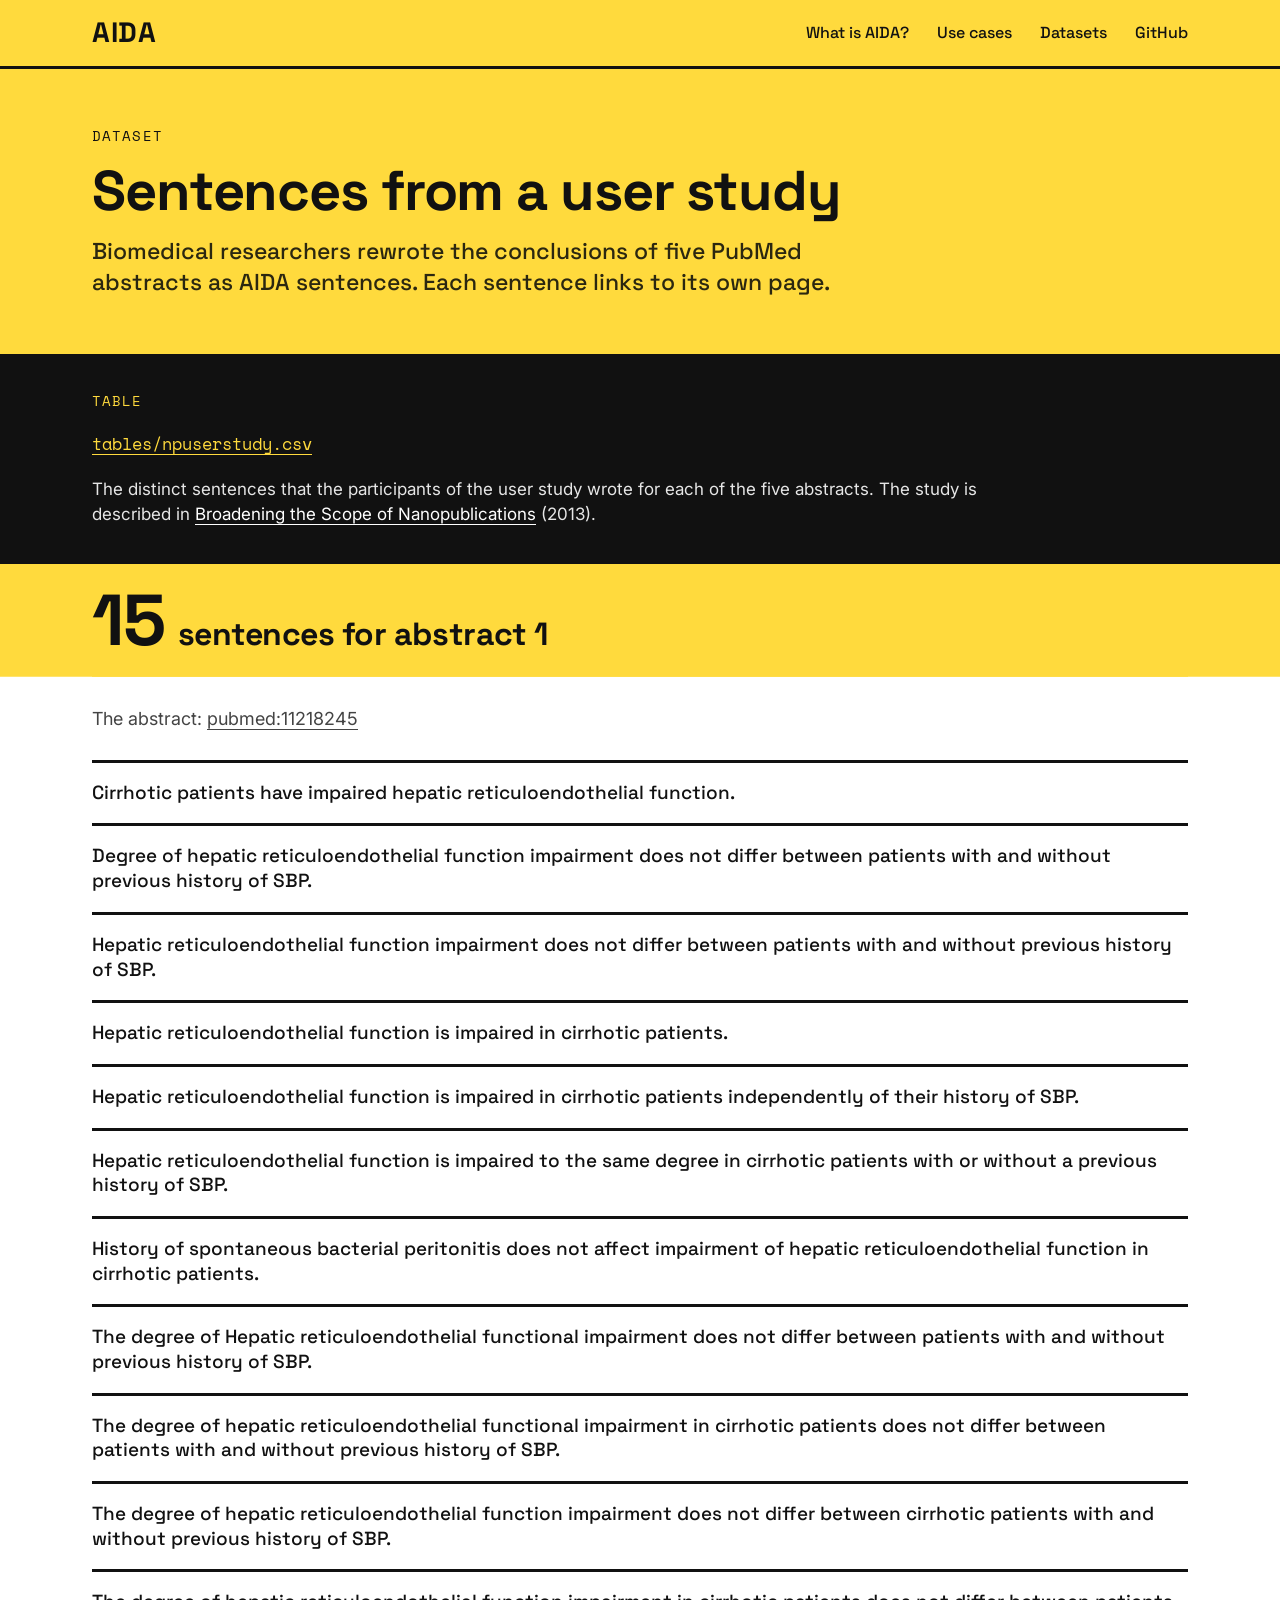
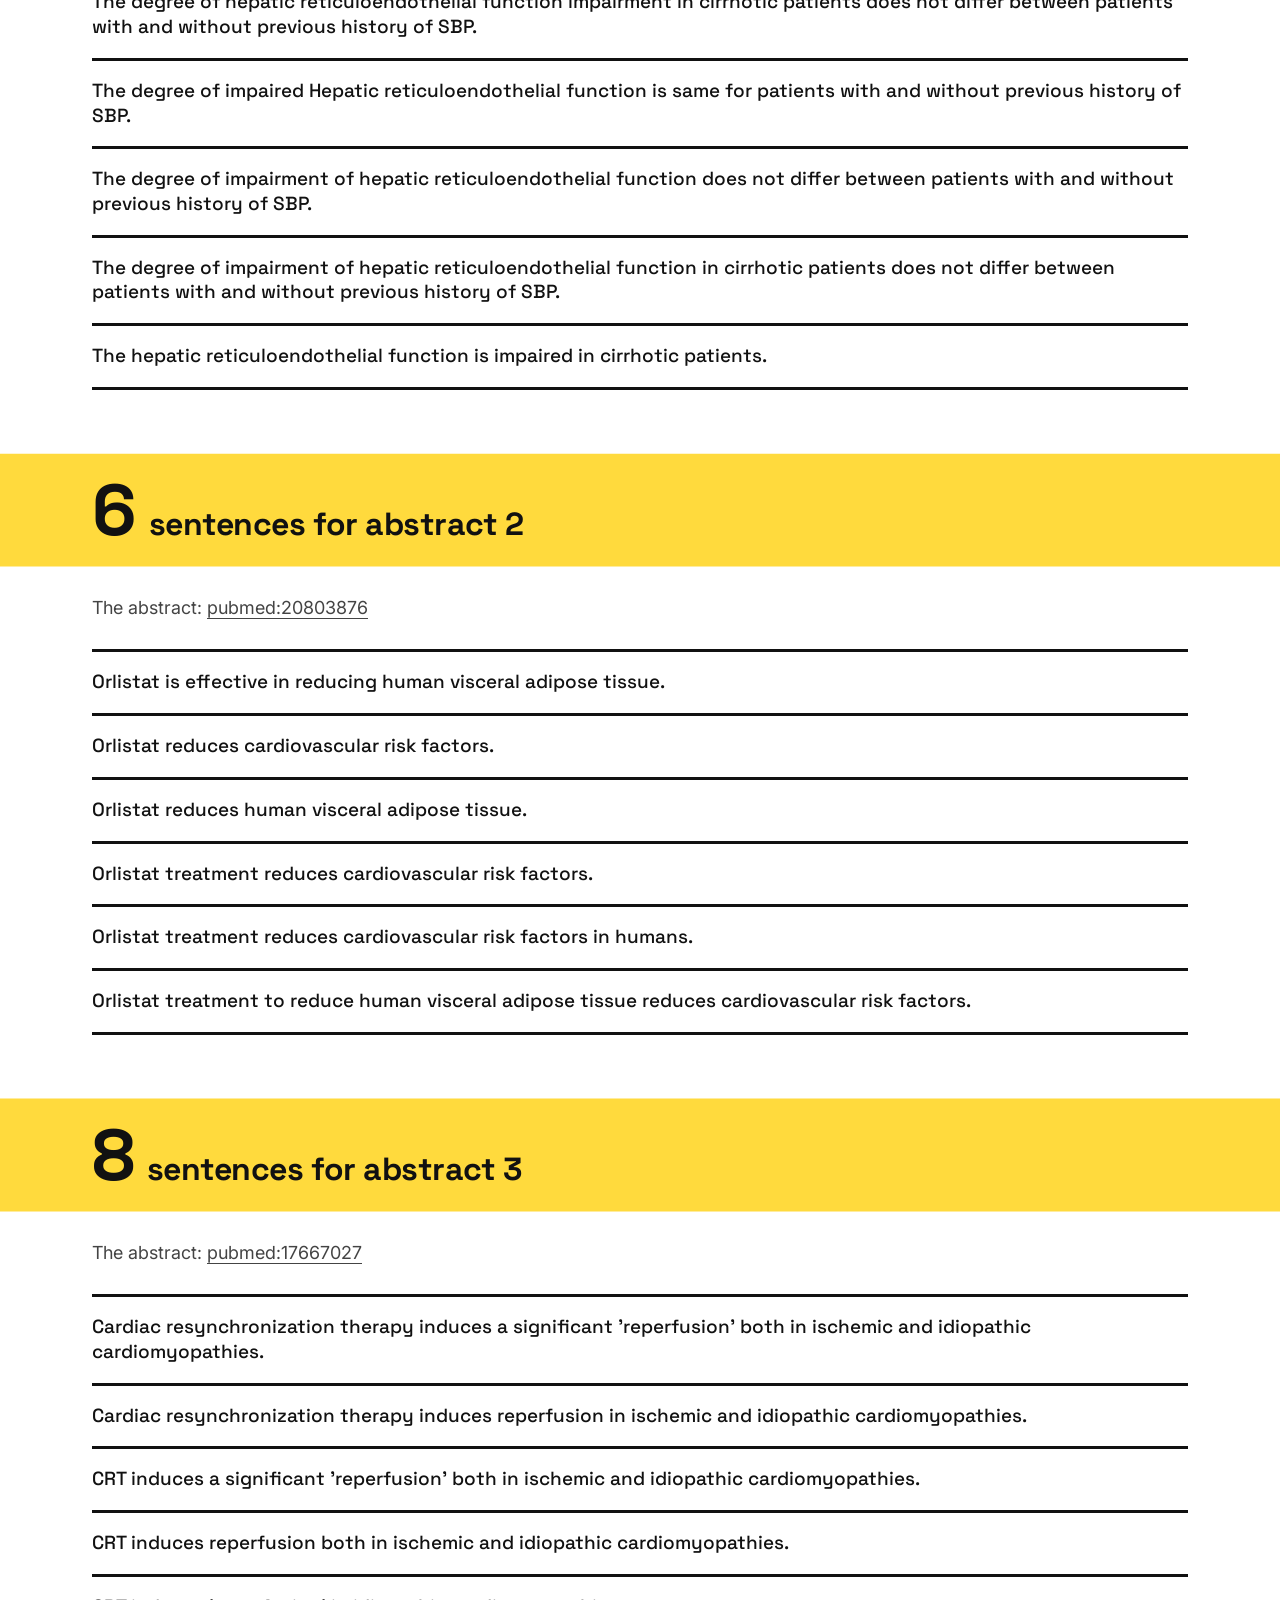
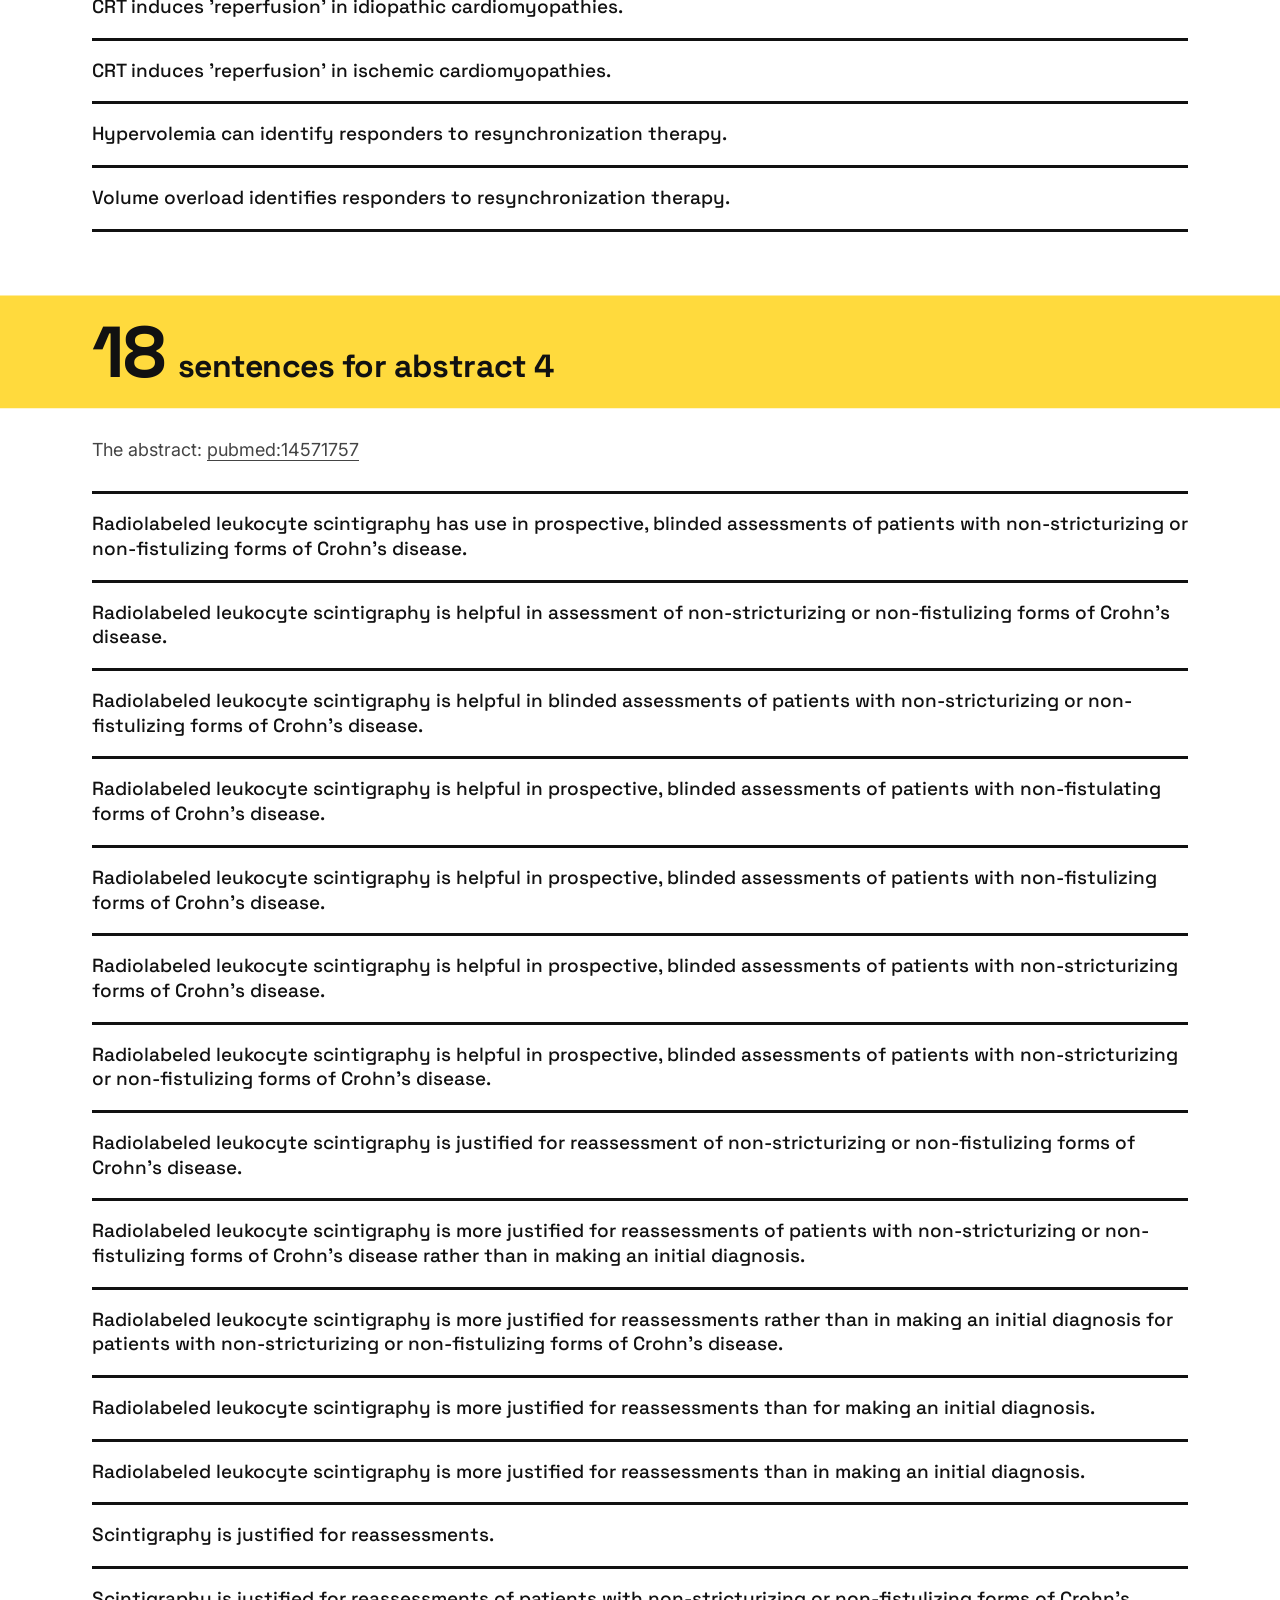
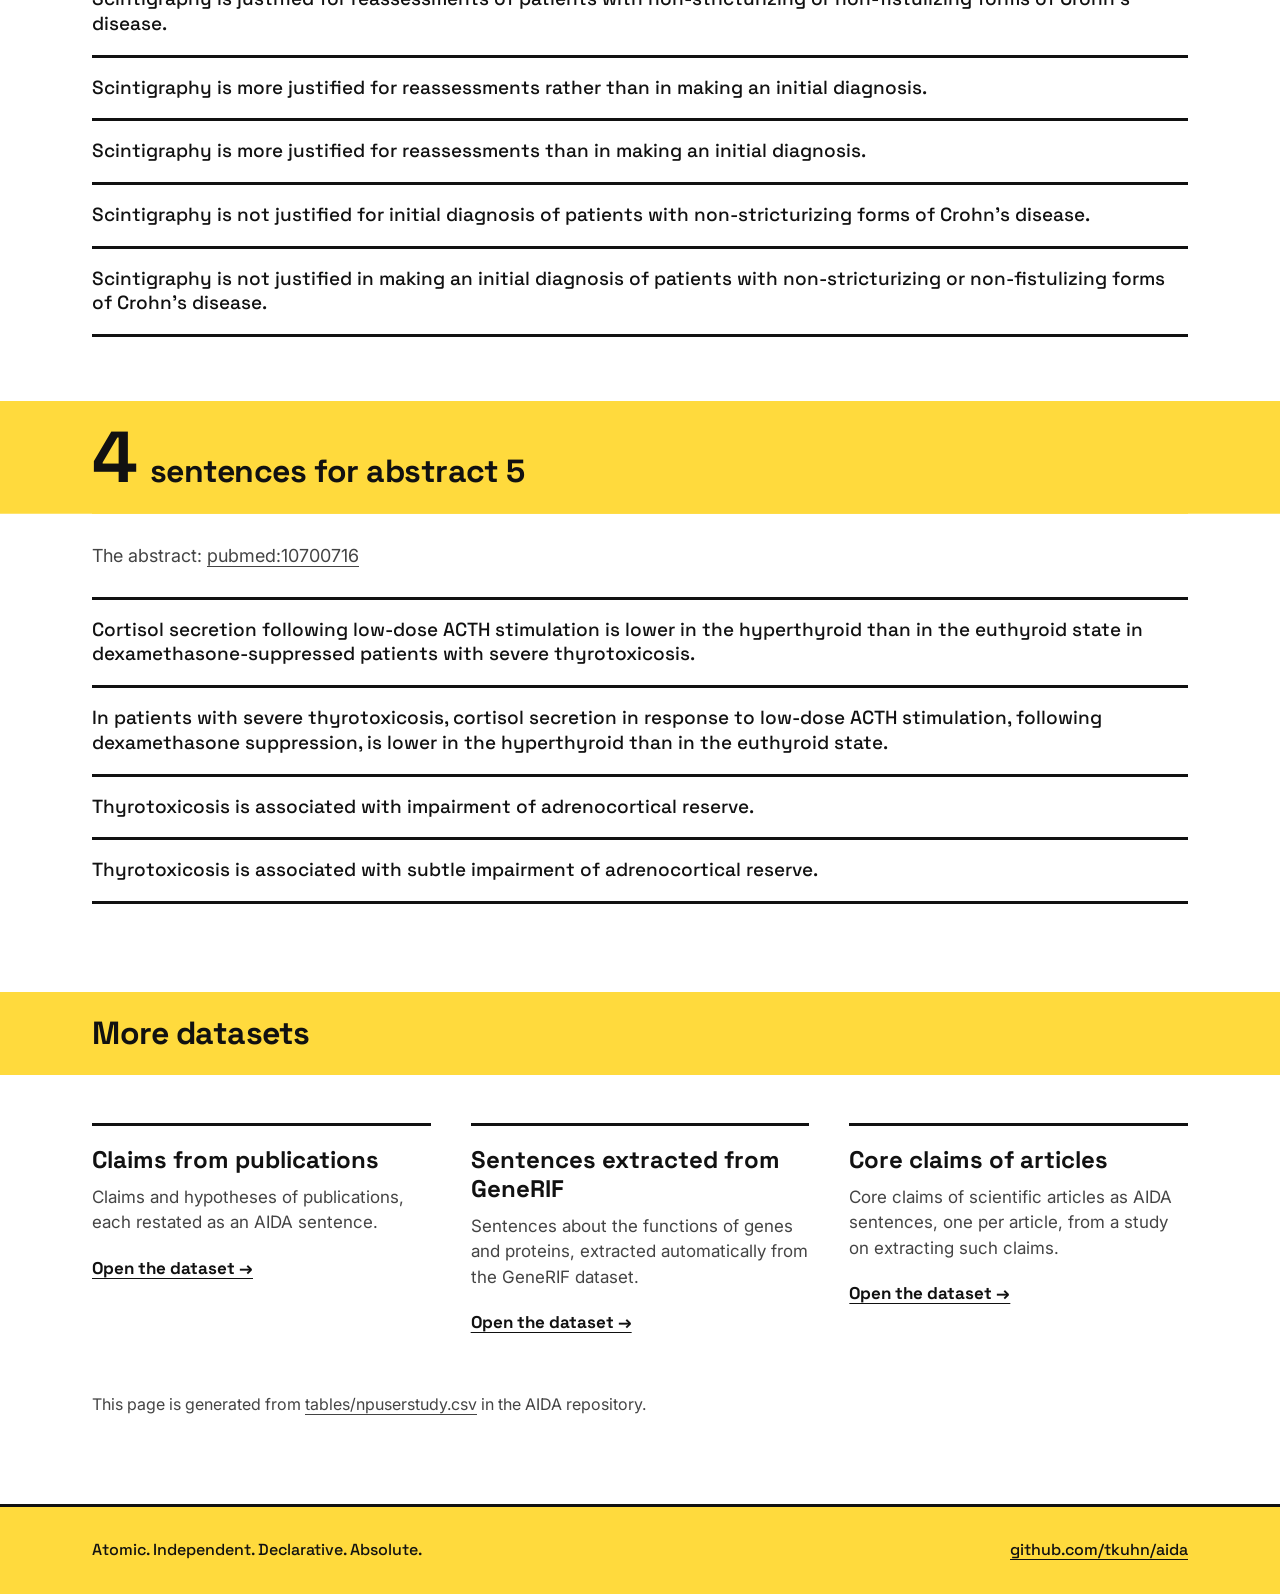
<file: docs/datasets/user-study/index.html>
<!doctype html>
<!-- Generated by scripts/make-site-datasets.py from tables/npuserstudy.csv. Do not edit by hand. -->
<html lang="en">
<head>
<meta charset="utf-8">
<meta name="viewport" content="width=device-width, initial-scale=1">
<title>Sentences from a user study · AIDA</title>
<meta name="description" content="Biomedical researchers rewrote the conclusions of five PubMed abstracts as AIDA sentences.">
<link rel="icon" href="../../favicon.svg" type="image/svg+xml">
<link rel="preconnect" href="https://fonts.googleapis.com">
<link rel="preconnect" href="https://fonts.gstatic.com" crossorigin>
<link rel="stylesheet" href="https://fonts.googleapis.com/css2?family=Inter:wght@400;500;600&family=Space+Grotesk:wght@500;700&family=Space+Mono:wght@400;700&display=swap">
<link rel="stylesheet" href="../../style.css">
</head>
<body>

<a class="skip" href="#main">Skip to content</a>

<header class="site-header">
  <div class="wrap">
    <a class="wordmark" href="../../">AIDA</a>
    <nav class="site-nav" aria-label="Main">
      <a href="../../">What is AIDA?</a>
      <a href="../../#use">Use cases</a>
      <a href="../../#datasets">Datasets</a>
      <a href="https://github.com/tkuhn/aida">GitHub</a>
    </nav>
  </div>
</header>

<main id="main">

  <section class="page-head">
    <div class="wrap usecase-head">
      <p class="eyebrow">Dataset</p>
      <h1 class="display">Sentences from a user study</h1>
      <p class="lead">Biomedical researchers rewrote the conclusions of five PubMed abstracts as AIDA sentences. Each sentence links to its own page.</p>
    </div>
  </section>

  <section class="band compact">
    <div class="wrap">
      <h2 class="eyebrow">Table</h2>
      <p class="uri"><a href="https://github.com/tkuhn/aida/blob/master/tables/npuserstudy.csv">tables/npuserstudy.csv</a></p>
      <p class="about">The distinct sentences that the participants of the user study wrote for each of the five abstracts. The study is described in <a href="http://www.tkuhn.org/pub/kuhn2013eswc.pdf">Broadening the Scope of Nanopublications</a> (2013).</p>
    </div>
  </section>
  <section class="wrap block">
    <h2 class="counted"><span class="count">15</span>sentences for abstract 1</h2>
    <p class="block-intro">The abstract: <a href="http://identifiers.org/pubmed/11218245">pubmed:11218245</a></p>
    <ul class="rows dense">
      <li><p class="statement"><a class="sentence-link" href="../../s/?Cirrhotic+patients+have+impaired+hepatic+reticuloendothelial+function.">Cirrhotic patients have impaired hepatic reticuloendothelial function.</a></p></li>
      <li><p class="statement"><a class="sentence-link" href="../../s/?Degree+of+hepatic+reticuloendothelial+function+impairment+does+not+differ+between+patients+with+and+without+previous+history+of+SBP.">Degree of hepatic reticuloendothelial function impairment does not differ between patients with and without previous history of SBP.</a></p></li>
      <li><p class="statement"><a class="sentence-link" href="../../s/?Hepatic+reticuloendothelial+function+impairment+does+not+differ+between+patients+with+and+without+previous+history+of+SBP.">Hepatic reticuloendothelial function impairment does not differ between patients with and without previous history of SBP.</a></p></li>
      <li><p class="statement"><a class="sentence-link" href="../../s/?Hepatic+reticuloendothelial+function+is+impaired+in+cirrhotic+patients.">Hepatic reticuloendothelial function is impaired in cirrhotic patients.</a></p></li>
      <li><p class="statement"><a class="sentence-link" href="../../s/?Hepatic+reticuloendothelial+function+is+impaired+in+cirrhotic+patients+independently+of+their+history+of+SBP.">Hepatic reticuloendothelial function is impaired in cirrhotic patients independently of their history of SBP.</a></p></li>
      <li><p class="statement"><a class="sentence-link" href="../../s/?Hepatic+reticuloendothelial+function+is+impaired+to+the+same+degree+in+cirrhotic+patients+with+or+without+a+previous+history+of+SBP.">Hepatic reticuloendothelial function is impaired to the same degree in cirrhotic patients with or without a previous history of SBP.</a></p></li>
      <li><p class="statement"><a class="sentence-link" href="../../s/?History+of+spontaneous+bacterial+peritonitis+does+not+affect+impairment+of+hepatic+reticuloendothelial+function+in+cirrhotic+patients.">History of spontaneous bacterial peritonitis does not affect impairment of hepatic reticuloendothelial function in cirrhotic patients.</a></p></li>
      <li><p class="statement"><a class="sentence-link" href="../../s/?The+degree+of+Hepatic+reticuloendothelial+functional+impairment+does+not+differ+between+patients+with+and+without+previous+history+of+SBP.">The degree of Hepatic reticuloendothelial functional impairment does not differ between patients with and without previous history of SBP.</a></p></li>
      <li><p class="statement"><a class="sentence-link" href="../../s/?The+degree+of+hepatic+reticuloendothelial+functional+impairment+in+cirrhotic+patients+does+not+differ+between+patients+with+and+without+previous+history+of+SBP.">The degree of hepatic reticuloendothelial functional impairment in cirrhotic patients does not differ between patients with and without previous history of SBP.</a></p></li>
      <li><p class="statement"><a class="sentence-link" href="../../s/?The+degree+of+hepatic+reticuloendothelial+function+impairment+does+not+differ+between+cirrhotic+patients+with+and+without+previous+history+of+SBP.">The degree of hepatic reticuloendothelial function impairment does not differ between cirrhotic patients with and without previous history of SBP.</a></p></li>
      <li><p class="statement"><a class="sentence-link" href="../../s/?The+degree+of+hepatic+reticuloendothelial+function+impairment+in+cirrhotic+patients+does+not+differ+between+patients+with+and+without+previous+history+of+SBP.">The degree of hepatic reticuloendothelial function impairment in cirrhotic patients does not differ between patients with and without previous history of SBP.</a></p></li>
      <li><p class="statement"><a class="sentence-link" href="../../s/?The+degree+of+impaired+Hepatic+reticuloendothelial+function+is+same+for+patients+with+and+without+previous+history+of+SBP.">The degree of impaired Hepatic reticuloendothelial function is same for patients with and without previous history of SBP.</a></p></li>
      <li><p class="statement"><a class="sentence-link" href="../../s/?The+degree+of+impairment+of+hepatic+reticuloendothelial+function+does+not+differ+between+patients+with+and+without+previous+history+of+SBP.">The degree of impairment of hepatic reticuloendothelial function does not differ between patients with and without previous history of SBP.</a></p></li>
      <li><p class="statement"><a class="sentence-link" href="../../s/?The+degree+of+impairment+of+hepatic+reticuloendothelial+function+in+cirrhotic+patients+does+not+differ+between+patients+with+and+without+previous+history+of+SBP.">The degree of impairment of hepatic reticuloendothelial function in cirrhotic patients does not differ between patients with and without previous history of SBP.</a></p></li>
      <li><p class="statement"><a class="sentence-link" href="../../s/?The+hepatic+reticuloendothelial+function+is+impaired+in+cirrhotic+patients.">The hepatic reticuloendothelial function is impaired in cirrhotic patients.</a></p></li>
    </ul>
  </section>

  <section class="wrap block">
    <h2 class="counted"><span class="count">6</span>sentences for abstract 2</h2>
    <p class="block-intro">The abstract: <a href="http://identifiers.org/pubmed/20803876">pubmed:20803876</a></p>
    <ul class="rows dense">
      <li><p class="statement"><a class="sentence-link" href="../../s/?Orlistat+is+effective+in+reducing+human+visceral+adipose+tissue.">Orlistat is effective in reducing human visceral adipose tissue.</a></p></li>
      <li><p class="statement"><a class="sentence-link" href="../../s/?Orlistat+reduces+cardiovascular+risk+factors.">Orlistat reduces cardiovascular risk factors.</a></p></li>
      <li><p class="statement"><a class="sentence-link" href="../../s/?Orlistat+reduces+human+visceral+adipose+tissue.">Orlistat reduces human visceral adipose tissue.</a></p></li>
      <li><p class="statement"><a class="sentence-link" href="../../s/?Orlistat+treatment+reduces+cardiovascular+risk+factors.">Orlistat treatment reduces cardiovascular risk factors.</a></p></li>
      <li><p class="statement"><a class="sentence-link" href="../../s/?Orlistat+treatment+reduces+cardiovascular+risk+factors+in+humans.">Orlistat treatment reduces cardiovascular risk factors in humans.</a></p></li>
      <li><p class="statement"><a class="sentence-link" href="../../s/?Orlistat+treatment+to+reduce+human+visceral+adipose+tissue+reduces+cardiovascular+risk+factors.">Orlistat treatment to reduce human visceral adipose tissue reduces cardiovascular risk factors.</a></p></li>
    </ul>
  </section>

  <section class="wrap block">
    <h2 class="counted"><span class="count">8</span>sentences for abstract 3</h2>
    <p class="block-intro">The abstract: <a href="http://identifiers.org/pubmed/17667027">pubmed:17667027</a></p>
    <ul class="rows dense">
      <li><p class="statement"><a class="sentence-link" href="../../s/?Cardiac+resynchronization+therapy+induces+a+significant+%27reperfusion%27+both+in+ischemic+and+idiopathic+cardiomyopathies.">Cardiac resynchronization therapy induces a significant &#x27;reperfusion&#x27; both in ischemic and idiopathic cardiomyopathies.</a></p></li>
      <li><p class="statement"><a class="sentence-link" href="../../s/?Cardiac+resynchronization+therapy+induces+reperfusion+in+ischemic+and+idiopathic+cardiomyopathies.">Cardiac resynchronization therapy induces reperfusion in ischemic and idiopathic cardiomyopathies.</a></p></li>
      <li><p class="statement"><a class="sentence-link" href="../../s/?CRT+induces+a+significant+%27reperfusion%27+both+in+ischemic+and+idiopathic+cardiomyopathies.">CRT induces a significant &#x27;reperfusion&#x27; both in ischemic and idiopathic cardiomyopathies.</a></p></li>
      <li><p class="statement"><a class="sentence-link" href="../../s/?CRT+induces+reperfusion+both+in+ischemic+and+idiopathic+cardiomyopathies.">CRT induces reperfusion both in ischemic and idiopathic cardiomyopathies.</a></p></li>
      <li><p class="statement"><a class="sentence-link" href="../../s/?CRT+induces+%27reperfusion%27+in+idiopathic+cardiomyopathies.">CRT induces &#x27;reperfusion&#x27; in idiopathic cardiomyopathies.</a></p></li>
      <li><p class="statement"><a class="sentence-link" href="../../s/?CRT+induces+%27reperfusion%27+in+ischemic+cardiomyopathies.">CRT induces &#x27;reperfusion&#x27; in ischemic cardiomyopathies.</a></p></li>
      <li><p class="statement"><a class="sentence-link" href="../../s/?Hypervolemia+can+identify+responders+to+resynchronization+therapy.">Hypervolemia can identify responders to resynchronization therapy.</a></p></li>
      <li><p class="statement"><a class="sentence-link" href="../../s/?Volume+overload+identifies+responders+to+resynchronization+therapy.">Volume overload identifies responders to resynchronization therapy.</a></p></li>
    </ul>
  </section>

  <section class="wrap block">
    <h2 class="counted"><span class="count">18</span>sentences for abstract 4</h2>
    <p class="block-intro">The abstract: <a href="http://identifiers.org/pubmed/14571757">pubmed:14571757</a></p>
    <ul class="rows dense">
      <li><p class="statement"><a class="sentence-link" href="../../s/?Radiolabeled+leukocyte+scintigraphy+has+use+in+prospective%2C+blinded+assessments+of+patients+with+non-stricturizing+or+non-fistulizing+forms+of+Crohn%27s+disease.">Radiolabeled leukocyte scintigraphy has use in prospective, blinded assessments of patients with non-stricturizing or non-fistulizing forms of Crohn&#x27;s disease.</a></p></li>
      <li><p class="statement"><a class="sentence-link" href="../../s/?Radiolabeled+leukocyte+scintigraphy+is+helpful+in+assessment+of+non-stricturizing+or+non-fistulizing+forms+of+Crohn%27s+disease.">Radiolabeled leukocyte scintigraphy is helpful in assessment of non-stricturizing or non-fistulizing forms of Crohn&#x27;s disease.</a></p></li>
      <li><p class="statement"><a class="sentence-link" href="../../s/?Radiolabeled+leukocyte+scintigraphy+is+helpful+in+blinded+assessments+of+patients+with+non-stricturizing+or+non-fistulizing+forms+of+Crohn%27s+disease.">Radiolabeled leukocyte scintigraphy is helpful in blinded assessments of patients with non-stricturizing or non-fistulizing forms of Crohn&#x27;s disease.</a></p></li>
      <li><p class="statement"><a class="sentence-link" href="../../s/?Radiolabeled+leukocyte+scintigraphy+is+helpful+in+prospective%2C+blinded+assessments+of+patients+with+non-fistulating+forms+of+Crohn%27s+disease.">Radiolabeled leukocyte scintigraphy is helpful in prospective, blinded assessments of patients with non-fistulating forms of Crohn&#x27;s disease.</a></p></li>
      <li><p class="statement"><a class="sentence-link" href="../../s/?Radiolabeled+leukocyte+scintigraphy+is+helpful+in+prospective%2C+blinded+assessments+of+patients+with+non-fistulizing+forms+of+Crohn%27s+disease.">Radiolabeled leukocyte scintigraphy is helpful in prospective, blinded assessments of patients with non-fistulizing forms of Crohn&#x27;s disease.</a></p></li>
      <li><p class="statement"><a class="sentence-link" href="../../s/?Radiolabeled+leukocyte+scintigraphy+is+helpful+in+prospective%2C+blinded+assessments+of+patients+with+non-stricturizing+forms+of+Crohn%27s+disease.">Radiolabeled leukocyte scintigraphy is helpful in prospective, blinded assessments of patients with non-stricturizing forms of Crohn&#x27;s disease.</a></p></li>
      <li><p class="statement"><a class="sentence-link" href="../../s/?Radiolabeled+leukocyte+scintigraphy+is+helpful+in+prospective%2C+blinded+assessments+of+patients+with+non-stricturizing+or+non-fistulizing+forms+of+Crohn%27s+disease.">Radiolabeled leukocyte scintigraphy is helpful in prospective, blinded assessments of patients with non-stricturizing or non-fistulizing forms of Crohn&#x27;s disease.</a></p></li>
      <li><p class="statement"><a class="sentence-link" href="../../s/?Radiolabeled+leukocyte+scintigraphy+is+justified+for+reassessment+of+non-stricturizing+or+non-fistulizing+forms+of+Crohn%27s+disease.">Radiolabeled leukocyte scintigraphy is justified for reassessment of non-stricturizing or non-fistulizing forms of Crohn&#x27;s disease.</a></p></li>
      <li><p class="statement"><a class="sentence-link" href="../../s/?Radiolabeled+leukocyte+scintigraphy+is+more+justified+for+reassessments+of+patients+with+non-stricturizing+or+non-fistulizing+forms+of+Crohn%27s+disease+rather+than+in+making+an+initial+diagnosis.">Radiolabeled leukocyte scintigraphy is more justified for reassessments of patients with non-stricturizing or non-fistulizing forms of Crohn&#x27;s disease rather than in making an initial diagnosis.</a></p></li>
      <li><p class="statement"><a class="sentence-link" href="../../s/?Radiolabeled+leukocyte+scintigraphy+is+more+justified+for+reassessments+rather+than+in+making+an+initial+diagnosis+for+patients+with+non-stricturizing+or+non-fistulizing+forms+of+Crohn%27s+disease.">Radiolabeled leukocyte scintigraphy is more justified for reassessments rather than in making an initial diagnosis for patients with non-stricturizing or non-fistulizing forms of Crohn&#x27;s disease.</a></p></li>
      <li><p class="statement"><a class="sentence-link" href="../../s/?Radiolabeled+leukocyte+scintigraphy+is+more+justified+for+reassessments+than+for+making+an+initial+diagnosis.">Radiolabeled leukocyte scintigraphy is more justified for reassessments than for making an initial diagnosis.</a></p></li>
      <li><p class="statement"><a class="sentence-link" href="../../s/?Radiolabeled+leukocyte+scintigraphy+is+more+justified+for+reassessments+than+in+making+an+initial+diagnosis.">Radiolabeled leukocyte scintigraphy is more justified for reassessments than in making an initial diagnosis.</a></p></li>
      <li><p class="statement"><a class="sentence-link" href="../../s/?Scintigraphy+is+justified+for+reassessments.">Scintigraphy is justified for reassessments.</a></p></li>
      <li><p class="statement"><a class="sentence-link" href="../../s/?Scintigraphy+is+justified+for+reassessments+of+patients+with+non-stricturizing+or+non-fistulizing+forms+of+Crohn%27s+disease.">Scintigraphy is justified for reassessments of patients with non-stricturizing or non-fistulizing forms of Crohn&#x27;s disease.</a></p></li>
      <li><p class="statement"><a class="sentence-link" href="../../s/?Scintigraphy+is+more+justified+for+reassessments+rather+than+in+making+an+initial+diagnosis.">Scintigraphy is more justified for reassessments rather than in making an initial diagnosis.</a></p></li>
      <li><p class="statement"><a class="sentence-link" href="../../s/?Scintigraphy+is+more+justified+for+reassessments+than+in+making+an+initial+diagnosis.">Scintigraphy is more justified for reassessments than in making an initial diagnosis.</a></p></li>
      <li><p class="statement"><a class="sentence-link" href="../../s/?Scintigraphy+is+not+justified+for+initial+diagnosis+of+patients+with+non-stricturizing+forms+of+Crohn%27s+disease.">Scintigraphy is not justified for initial diagnosis of patients with non-stricturizing forms of Crohn&#x27;s disease.</a></p></li>
      <li><p class="statement"><a class="sentence-link" href="../../s/?Scintigraphy+is+not+justified+in+making+an+initial+diagnosis+of+patients+with+non-stricturizing+or+non-fistulizing+forms+of+Crohn%27s+disease.">Scintigraphy is not justified in making an initial diagnosis of patients with non-stricturizing or non-fistulizing forms of Crohn&#x27;s disease.</a></p></li>
    </ul>
  </section>

  <section class="wrap block">
    <h2 class="counted"><span class="count">4</span>sentences for abstract 5</h2>
    <p class="block-intro">The abstract: <a href="http://identifiers.org/pubmed/10700716">pubmed:10700716</a></p>
    <ul class="rows dense">
      <li><p class="statement"><a class="sentence-link" href="../../s/?Cortisol+secretion+following+low-dose+ACTH+stimulation+is+lower+in+the+hyperthyroid+than+in+the+euthyroid+state+in+dexamethasone-suppressed+patients+with+severe+thyrotoxicosis.">Cortisol secretion following low-dose ACTH stimulation is lower in the hyperthyroid than in the euthyroid state in dexamethasone-suppressed patients with severe thyrotoxicosis.</a></p></li>
      <li><p class="statement"><a class="sentence-link" href="../../s/?In+patients+with+severe+thyrotoxicosis%2C+cortisol+secretion+in+response+to+low-dose+ACTH+stimulation%2C+following+dexamethasone+suppression%2C+is+lower+in+the+hyperthyroid+than+in+the+euthyroid+state.">In patients with severe thyrotoxicosis, cortisol secretion in response to low-dose ACTH stimulation, following dexamethasone suppression, is lower in the hyperthyroid than in the euthyroid state.</a></p></li>
      <li><p class="statement"><a class="sentence-link" href="../../s/?Thyrotoxicosis+is+associated+with+impairment+of+adrenocortical+reserve.">Thyrotoxicosis is associated with impairment of adrenocortical reserve.</a></p></li>
      <li><p class="statement"><a class="sentence-link" href="../../s/?Thyrotoxicosis+is+associated+with+subtle+impairment+of+adrenocortical+reserve.">Thyrotoxicosis is associated with subtle impairment of adrenocortical reserve.</a></p></li>
    </ul>
  </section>

  <section class="wrap section">
    <h2>More datasets</h2>
    <div class="columns">
      <div class="column">
        <h3>Claims from publications</h3>
        <p>Claims and hypotheses of publications, each restated as an AIDA sentence.</p>
        <a class="more" href="../papers/">Open the dataset →</a>
      </div>
      <div class="column">
        <h3>Sentences extracted from GeneRIF</h3>
        <p>Sentences about the functions of genes and proteins, extracted automatically from the GeneRIF dataset.</p>
        <a class="more" href="../bot-study/">Open the dataset →</a>
      </div>
      <div class="column">
        <h3>Core claims of articles</h3>
        <p>Core claims of scientific articles as AIDA sentences, one per article, from a study on extracting such claims.</p>
        <a class="more" href="../core-claims/">Open the dataset →</a>
      </div>
    </div>
    <p class="generated">This page is generated from <a href="https://github.com/tkuhn/aida/blob/master/tables/npuserstudy.csv">tables/npuserstudy.csv</a> in the AIDA repository.</p>
  </section>

</main>

<footer class="site-footer">
  <div class="wrap">
    <span>Atomic. Independent. Declarative. Absolute.</span>
    <a href="https://github.com/tkuhn/aida">github.com/tkuhn/aida</a>
  </div>
</footer>

</body>
</html>
</file>
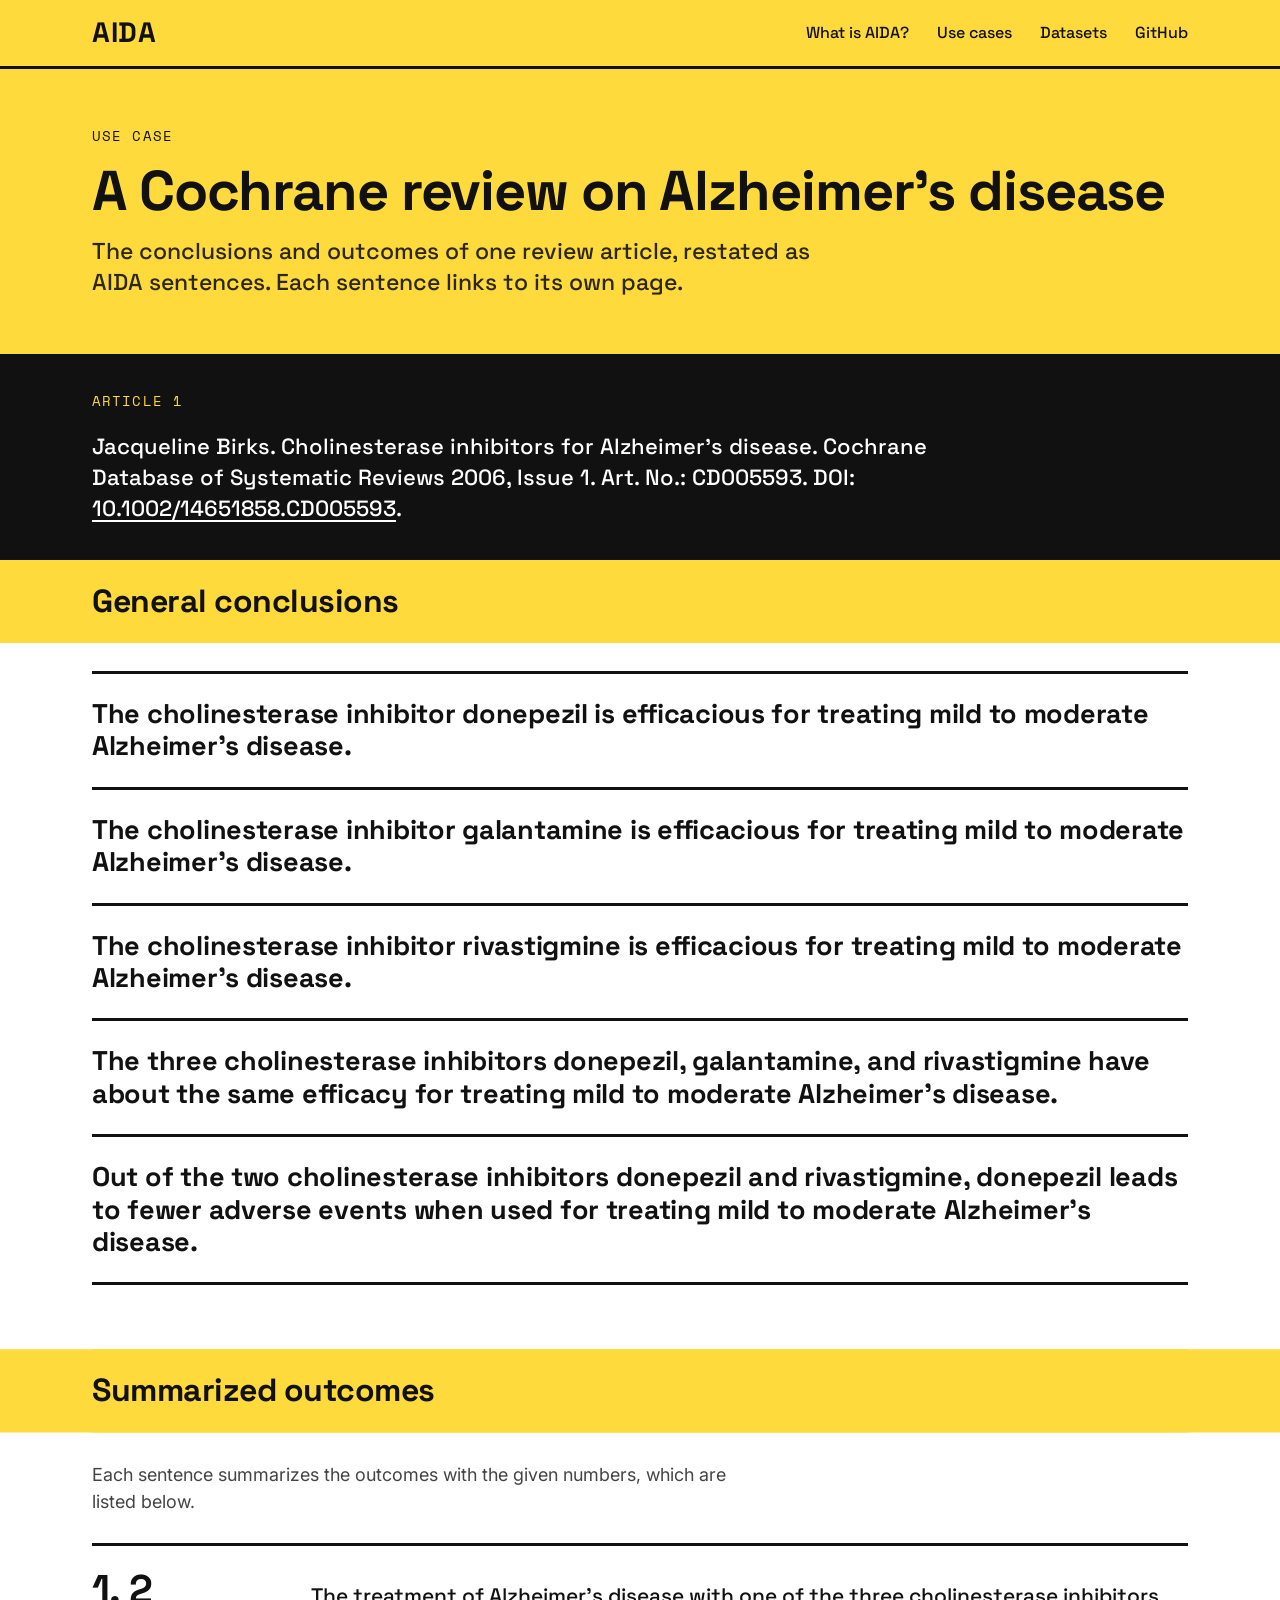
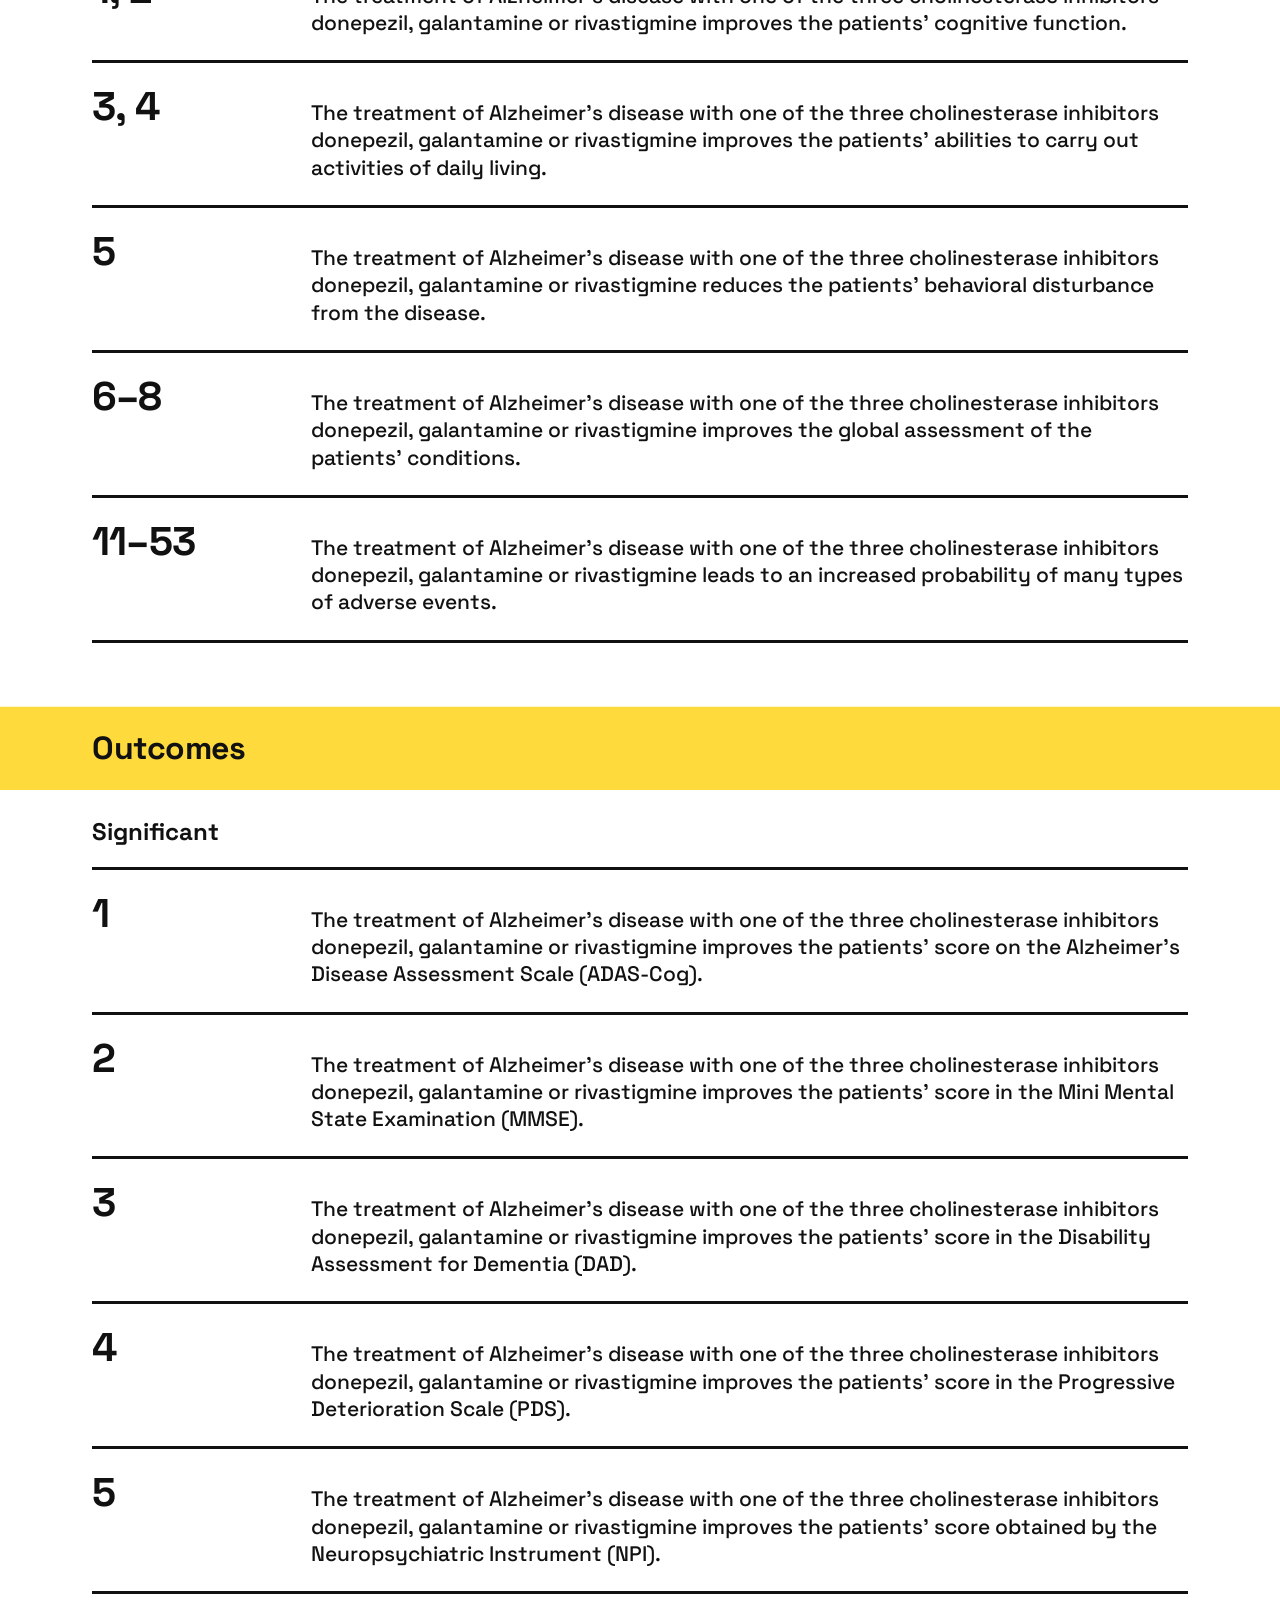
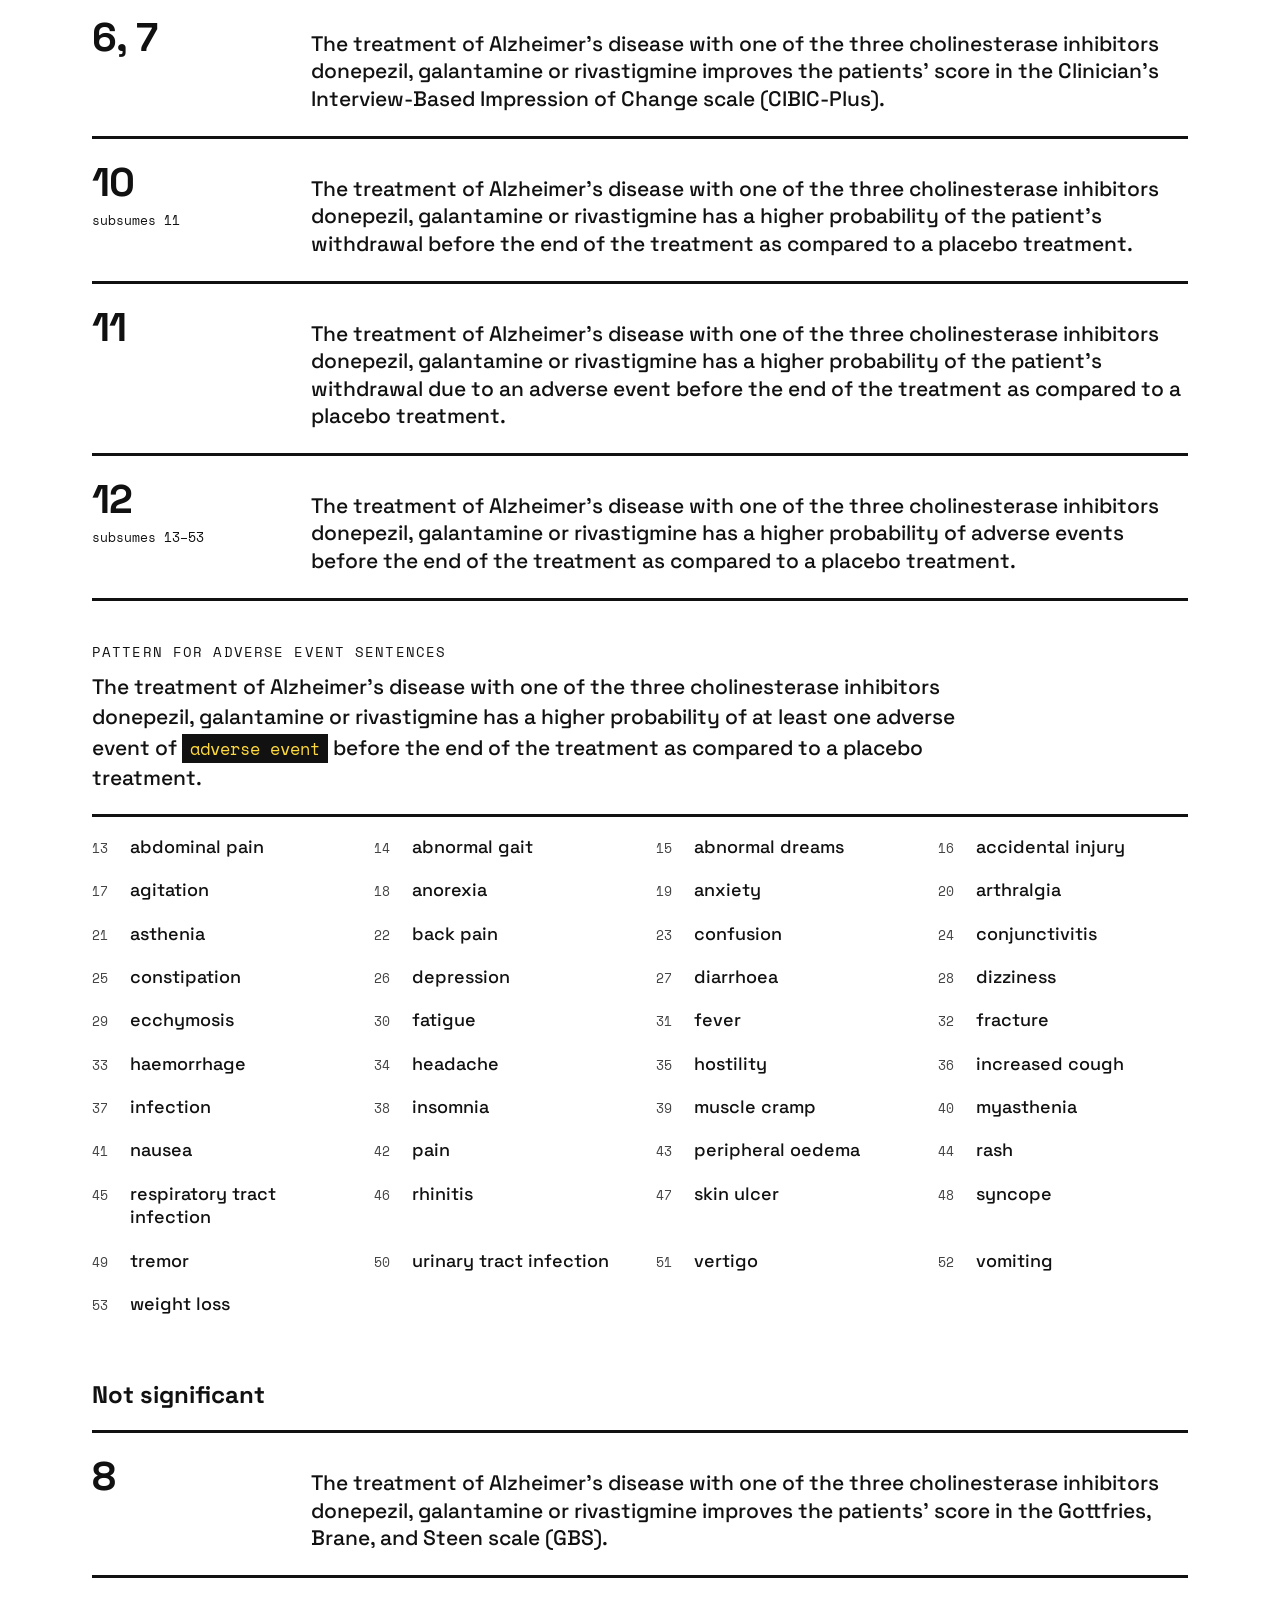
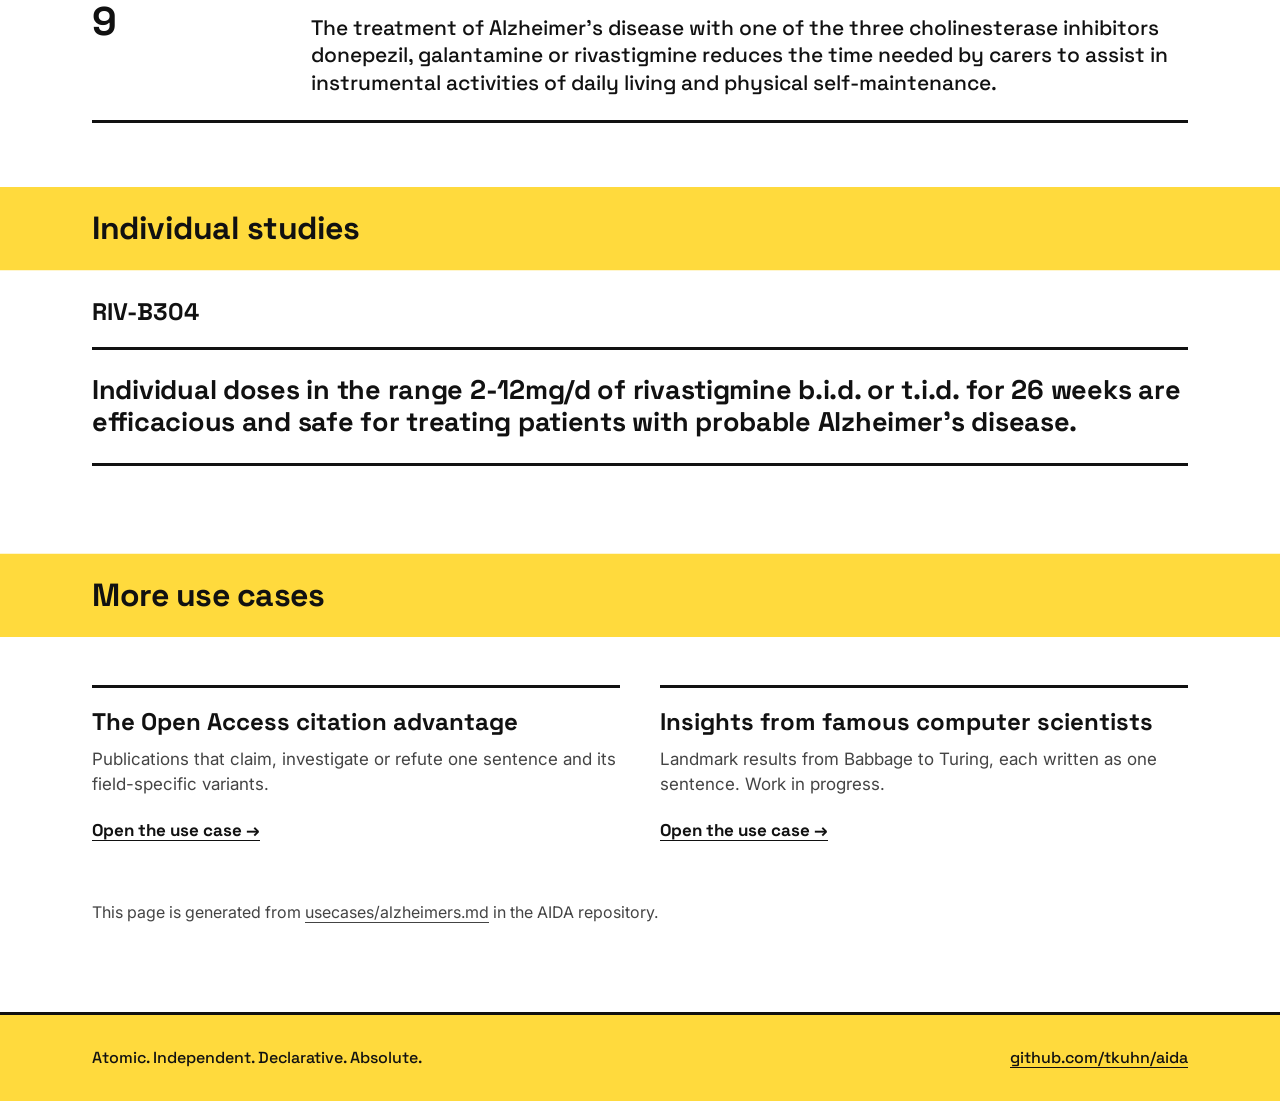
<file: docs/usecases/alzheimers/index.html>
<!doctype html>
<!-- Generated by scripts/make-site-usecases.py from usecases/alzheimers.md. Do not edit by hand. -->
<html lang="en">
<head>
<meta charset="utf-8">
<meta name="viewport" content="width=device-width, initial-scale=1">
<title>A Cochrane review on Alzheimer’s disease · AIDA</title>
<meta name="description" content="The conclusions and outcomes of one review article, restated as AIDA sentences.">
<link rel="icon" href="../../favicon.svg" type="image/svg+xml">
<link rel="preconnect" href="https://fonts.googleapis.com">
<link rel="preconnect" href="https://fonts.gstatic.com" crossorigin>
<link rel="stylesheet" href="https://fonts.googleapis.com/css2?family=Inter:wght@400;500;600&family=Space+Grotesk:wght@500;700&family=Space+Mono:wght@400;700&display=swap">
<link rel="stylesheet" href="../../style.css">
</head>
<body>

<a class="skip" href="#main">Skip to content</a>

<header class="site-header">
  <div class="wrap">
    <a class="wordmark" href="../../">AIDA</a>
    <nav class="site-nav" aria-label="Main">
      <a href="../../">What is AIDA?</a>
      <a href="../../#use">Use cases</a>
      <a href="../../#datasets">Datasets</a>
      <a href="https://github.com/tkuhn/aida">GitHub</a>
    </nav>
  </div>
</header>

<main id="main">

  <section class="page-head">
    <div class="wrap usecase-head">
      <p class="eyebrow">Use case</p>
      <h1 class="display">A Cochrane review on Alzheimer’s disease</h1>
      <p class="lead">The conclusions and outcomes of one review article, restated as AIDA sentences. Each sentence links to its own page.</p>
    </div>
  </section>

  <section class="band compact">
    <div class="wrap">
      <h2 class="eyebrow">Article 1</h2>
      <p class="citation">Jacqueline Birks. Cholinesterase inhibitors for Alzheimer’s disease. Cochrane Database of Systematic Reviews 2006, Issue 1. Art. No.: CD005593. DOI: <a href="https://doi.org/10.1002/14651858.CD005593">10.1002/14651858.CD005593</a>.</p>
    </div>
  </section>

  <section class="wrap block">
    <h2>General conclusions</h2>
    <div class="group">
      <ul class="rows large">
        <li><p class="statement"><a class="sentence-link" href="../../s/?The+cholinesterase+inhibitor+donepezil+is+efficacious+for+treating+mild+to+moderate+Alzheimer%27s+disease.">The cholinesterase inhibitor donepezil is efficacious for treating mild to moderate Alzheimer&#x27;s disease.</a></p></li>
        <li><p class="statement"><a class="sentence-link" href="../../s/?The+cholinesterase+inhibitor+galantamine+is+efficacious+for+treating+mild+to+moderate+Alzheimer%27s+disease.">The cholinesterase inhibitor galantamine is efficacious for treating mild to moderate Alzheimer&#x27;s disease.</a></p></li>
        <li><p class="statement"><a class="sentence-link" href="../../s/?The+cholinesterase+inhibitor+rivastigmine+is+efficacious+for+treating+mild+to+moderate+Alzheimer%27s+disease.">The cholinesterase inhibitor rivastigmine is efficacious for treating mild to moderate Alzheimer&#x27;s disease.</a></p></li>
        <li><p class="statement"><a class="sentence-link" href="../../s/?The+three+cholinesterase+inhibitors+donepezil%2C+galantamine%2C+and+rivastigmine+have+about+the+same+efficacy+for+treating+mild+to+moderate+Alzheimer%27s+disease.">The three cholinesterase inhibitors donepezil, galantamine, and rivastigmine have about the same efficacy for treating mild to moderate Alzheimer&#x27;s disease.</a></p></li>
        <li><p class="statement"><a class="sentence-link" href="../../s/?Out+of+the+two+cholinesterase+inhibitors+donepezil+and+rivastigmine%2C+donepezil+leads+to+fewer+adverse+events+when+used+for+treating+mild+to+moderate+Alzheimer%27s+disease.">Out of the two cholinesterase inhibitors donepezil and rivastigmine, donepezil leads to fewer adverse events when used for treating mild to moderate Alzheimer&#x27;s disease.</a></p></li>
      </ul>
    </div>
  </section>

  <section class="wrap block">
    <h2>Summarized outcomes</h2>
    <p class="block-intro">Each sentence summarizes the outcomes with the given numbers, which are listed below.</p>
    <div class="group">
      <ul class="rows">
        <li><span class="key">1, 2</span><p class="statement"><a class="sentence-link" href="../../s/?The+treatment+of+Alzheimer%27s+disease+with+one+of+the+three+cholinesterase+inhibitors+donepezil%2C+galantamine+or+rivastigmine+improves+the+patients%27+cognitive+function.">The treatment of Alzheimer&#x27;s disease with one of the three cholinesterase inhibitors donepezil, galantamine or rivastigmine improves the patients&#x27; cognitive function.</a></p></li>
        <li><span class="key">3, 4</span><p class="statement"><a class="sentence-link" href="../../s/?The+treatment+of+Alzheimer%27s+disease+with+one+of+the+three+cholinesterase+inhibitors+donepezil%2C+galantamine+or+rivastigmine+improves+the+patients%27+abilities+to+carry+out+activities+of+daily+living.">The treatment of Alzheimer&#x27;s disease with one of the three cholinesterase inhibitors donepezil, galantamine or rivastigmine improves the patients&#x27; abilities to carry out activities of daily living.</a></p></li>
        <li><span class="key">5</span><p class="statement"><a class="sentence-link" href="../../s/?The+treatment+of+Alzheimer%27s+disease+with+one+of+the+three+cholinesterase+inhibitors+donepezil%2C+galantamine+or+rivastigmine+reduces+the+patients%27+behavioral+disturbance+from+the+disease.">The treatment of Alzheimer&#x27;s disease with one of the three cholinesterase inhibitors donepezil, galantamine or rivastigmine reduces the patients&#x27; behavioral disturbance from the disease.</a></p></li>
        <li><span class="key">6–8</span><p class="statement"><a class="sentence-link" href="../../s/?The+treatment+of+Alzheimer%27s+disease+with+one+of+the+three+cholinesterase+inhibitors+donepezil%2C+galantamine+or+rivastigmine+improves+the+global+assessment+of+the+patients%27+conditions.">The treatment of Alzheimer&#x27;s disease with one of the three cholinesterase inhibitors donepezil, galantamine or rivastigmine improves the global assessment of the patients&#x27; conditions.</a></p></li>
        <li><span class="key">11–53</span><p class="statement"><a class="sentence-link" href="../../s/?The+treatment+of+Alzheimer%27s+disease+with+one+of+the+three+cholinesterase+inhibitors+donepezil%2C+galantamine+or+rivastigmine+leads+to+an+increased+probability+of+many+types+of+adverse+events.">The treatment of Alzheimer&#x27;s disease with one of the three cholinesterase inhibitors donepezil, galantamine or rivastigmine leads to an increased probability of many types of adverse events.</a></p></li>
      </ul>
    </div>
  </section>

  <section class="wrap block">
    <h2>Outcomes</h2>
    <div class="group">
      <h3>Significant</h3>
      <ul class="rows">
        <li><span class="key">1</span><p class="statement"><a class="sentence-link" href="../../s/?The+treatment+of+Alzheimer%27s+disease+with+one+of+the+three+cholinesterase+inhibitors+donepezil%2C+galantamine+or+rivastigmine+improves+the+patients%27+score+on+the+Alzheimer%27s+Disease+Assessment+Scale+%28ADAS-Cog%29.">The treatment of Alzheimer&#x27;s disease with one of the three cholinesterase inhibitors donepezil, galantamine or rivastigmine improves the patients&#x27; score on the Alzheimer&#x27;s Disease Assessment Scale (ADAS-Cog).</a></p></li>
        <li><span class="key">2</span><p class="statement"><a class="sentence-link" href="../../s/?The+treatment+of+Alzheimer%27s+disease+with+one+of+the+three+cholinesterase+inhibitors+donepezil%2C+galantamine+or+rivastigmine+improves+the+patients%27+score+in+the+Mini+Mental+State+Examination+%28MMSE%29.">The treatment of Alzheimer&#x27;s disease with one of the three cholinesterase inhibitors donepezil, galantamine or rivastigmine improves the patients&#x27; score in the Mini Mental State Examination (MMSE).</a></p></li>
        <li><span class="key">3</span><p class="statement"><a class="sentence-link" href="../../s/?The+treatment+of+Alzheimer%27s+disease+with+one+of+the+three+cholinesterase+inhibitors+donepezil%2C+galantamine+or+rivastigmine+improves+the+patients%27+score+in+the+Disability+Assessment+for+Dementia+%28DAD%29.">The treatment of Alzheimer&#x27;s disease with one of the three cholinesterase inhibitors donepezil, galantamine or rivastigmine improves the patients&#x27; score in the Disability Assessment for Dementia (DAD).</a></p></li>
        <li><span class="key">4</span><p class="statement"><a class="sentence-link" href="../../s/?The+treatment+of+Alzheimer%27s+disease+with+one+of+the+three+cholinesterase+inhibitors+donepezil%2C+galantamine+or+rivastigmine+improves+the+patients%27+score+in+the+Progressive+Deterioration+Scale+%28PDS%29.">The treatment of Alzheimer&#x27;s disease with one of the three cholinesterase inhibitors donepezil, galantamine or rivastigmine improves the patients&#x27; score in the Progressive Deterioration Scale (PDS).</a></p></li>
        <li><span class="key">5</span><p class="statement"><a class="sentence-link" href="../../s/?The+treatment+of+Alzheimer%27s+disease+with+one+of+the+three+cholinesterase+inhibitors+donepezil%2C+galantamine+or+rivastigmine+improves+the+patients%27+score+obtained+by+the+Neuropsychiatric+Instrument+%28NPI%29.">The treatment of Alzheimer&#x27;s disease with one of the three cholinesterase inhibitors donepezil, galantamine or rivastigmine improves the patients&#x27; score obtained by the Neuropsychiatric Instrument (NPI).</a></p></li>
        <li><span class="key">6, 7</span><p class="statement"><a class="sentence-link" href="../../s/?The+treatment+of+Alzheimer%27s+disease+with+one+of+the+three+cholinesterase+inhibitors+donepezil%2C+galantamine+or+rivastigmine+improves+the+patients%27+score+in+the+Clinician%27s+Interview-Based+Impression+of+Change+scale+%28CIBIC-Plus%29.">The treatment of Alzheimer&#x27;s disease with one of the three cholinesterase inhibitors donepezil, galantamine or rivastigmine improves the patients&#x27; score in the Clinician&#x27;s Interview-Based Impression of Change scale (CIBIC-Plus).</a></p></li>
        <li><span class="key">10<small>subsumes 11</small></span><p class="statement"><a class="sentence-link" href="../../s/?The+treatment+of+Alzheimer%27s+disease+with+one+of+the+three+cholinesterase+inhibitors+donepezil%2C+galantamine+or+rivastigmine+has+a+higher+probability+of+the+patient%27s+withdrawal+before+the+end+of+the+treatment+as+compared+to+a+placebo+treatment.">The treatment of Alzheimer&#x27;s disease with one of the three cholinesterase inhibitors donepezil, galantamine or rivastigmine has a higher probability of the patient&#x27;s withdrawal before the end of the treatment as compared to a placebo treatment.</a></p></li>
        <li><span class="key">11</span><p class="statement"><a class="sentence-link" href="../../s/?The+treatment+of+Alzheimer%27s+disease+with+one+of+the+three+cholinesterase+inhibitors+donepezil%2C+galantamine+or+rivastigmine+has+a+higher+probability+of+the+patient%27s+withdrawal+due+to+an+adverse+event+before+the+end+of+the+treatment+as+compared+to+a+placebo+treatment.">The treatment of Alzheimer&#x27;s disease with one of the three cholinesterase inhibitors donepezil, galantamine or rivastigmine has a higher probability of the patient&#x27;s withdrawal due to an adverse event before the end of the treatment as compared to a placebo treatment.</a></p></li>
        <li><span class="key">12<small>subsumes 13–53</small></span><p class="statement"><a class="sentence-link" href="../../s/?The+treatment+of+Alzheimer%27s+disease+with+one+of+the+three+cholinesterase+inhibitors+donepezil%2C+galantamine+or+rivastigmine+has+a+higher+probability+of+adverse+events+before+the+end+of+the+treatment+as+compared+to+a+placebo+treatment.">The treatment of Alzheimer&#x27;s disease with one of the three cholinesterase inhibitors donepezil, galantamine or rivastigmine has a higher probability of adverse events before the end of the treatment as compared to a placebo treatment.</a></p></li>
      </ul>
      <div class="pattern">
        <p class="eyebrow">Pattern for adverse event sentences</p>
        <p>The treatment of Alzheimer&#x27;s disease with one of the three cholinesterase inhibitors donepezil, galantamine or rivastigmine has a higher probability of at least one adverse event of <span class="slot">adverse event</span> before the end of the treatment as compared to a placebo treatment.</p>
      </div>
      <ul class="chips">
        <li><a class="sentence-link" href="../../s/?The+treatment+of+Alzheimer%27s+disease+with+one+of+the+three+cholinesterase+inhibitors+donepezil%2C+galantamine+or+rivastigmine+has+a+higher+probability+of+at+least+one+adverse+event+of+abdominal+pain+before+the+end+of+the+treatment+as+compared+to+a+placebo+treatment."><span class="num">13</span>abdominal pain</a></li>
        <li><a class="sentence-link" href="../../s/?The+treatment+of+Alzheimer%27s+disease+with+one+of+the+three+cholinesterase+inhibitors+donepezil%2C+galantamine+or+rivastigmine+has+a+higher+probability+of+at+least+one+adverse+event+of+abnormal+gait+before+the+end+of+the+treatment+as+compared+to+a+placebo+treatment."><span class="num">14</span>abnormal gait</a></li>
        <li><a class="sentence-link" href="../../s/?The+treatment+of+Alzheimer%27s+disease+with+one+of+the+three+cholinesterase+inhibitors+donepezil%2C+galantamine+or+rivastigmine+has+a+higher+probability+of+at+least+one+adverse+event+of+abnormal+dreams+before+the+end+of+the+treatment+as+compared+to+a+placebo+treatment."><span class="num">15</span>abnormal dreams</a></li>
        <li><a class="sentence-link" href="../../s/?The+treatment+of+Alzheimer%27s+disease+with+one+of+the+three+cholinesterase+inhibitors+donepezil%2C+galantamine+or+rivastigmine+has+a+higher+probability+of+at+least+one+adverse+event+of+accidental+injury+before+the+end+of+the+treatment+as+compared+to+a+placebo+treatment."><span class="num">16</span>accidental injury</a></li>
        <li><a class="sentence-link" href="../../s/?The+treatment+of+Alzheimer%27s+disease+with+one+of+the+three+cholinesterase+inhibitors+donepezil%2C+galantamine+or+rivastigmine+has+a+higher+probability+of+at+least+one+adverse+event+of+agitation+before+the+end+of+the+treatment+as+compared+to+a+placebo+treatment."><span class="num">17</span>agitation</a></li>
        <li><a class="sentence-link" href="../../s/?The+treatment+of+Alzheimer%27s+disease+with+one+of+the+three+cholinesterase+inhibitors+donepezil%2C+galantamine+or+rivastigmine+has+a+higher+probability+of+at+least+one+adverse+event+of+anorexia+before+the+end+of+the+treatment+as+compared+to+a+placebo+treatment."><span class="num">18</span>anorexia</a></li>
        <li><a class="sentence-link" href="../../s/?The+treatment+of+Alzheimer%27s+disease+with+one+of+the+three+cholinesterase+inhibitors+donepezil%2C+galantamine+or+rivastigmine+has+a+higher+probability+of+at+least+one+adverse+event+of+anxiety+before+the+end+of+the+treatment+as+compared+to+a+placebo+treatment."><span class="num">19</span>anxiety</a></li>
        <li><a class="sentence-link" href="../../s/?The+treatment+of+Alzheimer%27s+disease+with+one+of+the+three+cholinesterase+inhibitors+donepezil%2C+galantamine+or+rivastigmine+has+a+higher+probability+of+at+least+one+adverse+event+of+arthralgia+before+the+end+of+the+treatment+as+compared+to+a+placebo+treatment."><span class="num">20</span>arthralgia</a></li>
        <li><a class="sentence-link" href="../../s/?The+treatment+of+Alzheimer%27s+disease+with+one+of+the+three+cholinesterase+inhibitors+donepezil%2C+galantamine+or+rivastigmine+has+a+higher+probability+of+at+least+one+adverse+event+of+asthenia+before+the+end+of+the+treatment+as+compared+to+a+placebo+treatment."><span class="num">21</span>asthenia</a></li>
        <li><a class="sentence-link" href="../../s/?The+treatment+of+Alzheimer%27s+disease+with+one+of+the+three+cholinesterase+inhibitors+donepezil%2C+galantamine+or+rivastigmine+has+a+higher+probability+of+at+least+one+adverse+event+of+back+pain+before+the+end+of+the+treatment+as+compared+to+a+placebo+treatment."><span class="num">22</span>back pain</a></li>
        <li><a class="sentence-link" href="../../s/?The+treatment+of+Alzheimer%27s+disease+with+one+of+the+three+cholinesterase+inhibitors+donepezil%2C+galantamine+or+rivastigmine+has+a+higher+probability+of+at+least+one+adverse+event+of+confusion+before+the+end+of+the+treatment+as+compared+to+a+placebo+treatment."><span class="num">23</span>confusion</a></li>
        <li><a class="sentence-link" href="../../s/?The+treatment+of+Alzheimer%27s+disease+with+one+of+the+three+cholinesterase+inhibitors+donepezil%2C+galantamine+or+rivastigmine+has+a+higher+probability+of+at+least+one+adverse+event+of+conjunctivitis+before+the+end+of+the+treatment+as+compared+to+a+placebo+treatment."><span class="num">24</span>conjunctivitis</a></li>
        <li><a class="sentence-link" href="../../s/?The+treatment+of+Alzheimer%27s+disease+with+one+of+the+three+cholinesterase+inhibitors+donepezil%2C+galantamine+or+rivastigmine+has+a+higher+probability+of+at+least+one+adverse+event+of+constipation+before+the+end+of+the+treatment+as+compared+to+a+placebo+treatment."><span class="num">25</span>constipation</a></li>
        <li><a class="sentence-link" href="../../s/?The+treatment+of+Alzheimer%27s+disease+with+one+of+the+three+cholinesterase+inhibitors+donepezil%2C+galantamine+or+rivastigmine+has+a+higher+probability+of+at+least+one+adverse+event+of+depression+before+the+end+of+the+treatment+as+compared+to+a+placebo+treatment."><span class="num">26</span>depression</a></li>
        <li><a class="sentence-link" href="../../s/?The+treatment+of+Alzheimer%27s+disease+with+one+of+the+three+cholinesterase+inhibitors+donepezil%2C+galantamine+or+rivastigmine+has+a+higher+probability+of+at+least+one+adverse+event+of+diarrhoea+before+the+end+of+the+treatment+as+compared+to+a+placebo+treatment."><span class="num">27</span>diarrhoea</a></li>
        <li><a class="sentence-link" href="../../s/?The+treatment+of+Alzheimer%27s+disease+with+one+of+the+three+cholinesterase+inhibitors+donepezil%2C+galantamine+or+rivastigmine+has+a+higher+probability+of+at+least+one+adverse+event+of+dizziness+before+the+end+of+the+treatment+as+compared+to+a+placebo+treatment."><span class="num">28</span>dizziness</a></li>
        <li><a class="sentence-link" href="../../s/?The+treatment+of+Alzheimer%27s+disease+with+one+of+the+three+cholinesterase+inhibitors+donepezil%2C+galantamine+or+rivastigmine+has+a+higher+probability+of+at+least+one+adverse+event+of+ecchymosis+before+the+end+of+the+treatment+as+compared+to+a+placebo+treatment."><span class="num">29</span>ecchymosis</a></li>
        <li><a class="sentence-link" href="../../s/?The+treatment+of+Alzheimer%27s+disease+with+one+of+the+three+cholinesterase+inhibitors+donepezil%2C+galantamine+or+rivastigmine+has+a+higher+probability+of+at+least+one+adverse+event+of+fatigue+before+the+end+of+the+treatment+as+compared+to+a+placebo+treatment."><span class="num">30</span>fatigue</a></li>
        <li><a class="sentence-link" href="../../s/?The+treatment+of+Alzheimer%27s+disease+with+one+of+the+three+cholinesterase+inhibitors+donepezil%2C+galantamine+or+rivastigmine+has+a+higher+probability+of+at+least+one+adverse+event+of+fever+before+the+end+of+the+treatment+as+compared+to+a+placebo+treatment."><span class="num">31</span>fever</a></li>
        <li><a class="sentence-link" href="../../s/?The+treatment+of+Alzheimer%27s+disease+with+one+of+the+three+cholinesterase+inhibitors+donepezil%2C+galantamine+or+rivastigmine+has+a+higher+probability+of+at+least+one+adverse+event+of+fracture+before+the+end+of+the+treatment+as+compared+to+a+placebo+treatment."><span class="num">32</span>fracture</a></li>
        <li><a class="sentence-link" href="../../s/?The+treatment+of+Alzheimer%27s+disease+with+one+of+the+three+cholinesterase+inhibitors+donepezil%2C+galantamine+or+rivastigmine+has+a+higher+probability+of+at+least+one+adverse+event+of+haemorrhage+before+the+end+of+the+treatment+as+compared+to+a+placebo+treatment."><span class="num">33</span>haemorrhage</a></li>
        <li><a class="sentence-link" href="../../s/?The+treatment+of+Alzheimer%27s+disease+with+one+of+the+three+cholinesterase+inhibitors+donepezil%2C+galantamine+or+rivastigmine+has+a+higher+probability+of+at+least+one+adverse+event+of+headache+before+the+end+of+the+treatment+as+compared+to+a+placebo+treatment."><span class="num">34</span>headache</a></li>
        <li><a class="sentence-link" href="../../s/?The+treatment+of+Alzheimer%27s+disease+with+one+of+the+three+cholinesterase+inhibitors+donepezil%2C+galantamine+or+rivastigmine+has+a+higher+probability+of+at+least+one+adverse+event+of+hostility+before+the+end+of+the+treatment+as+compared+to+a+placebo+treatment."><span class="num">35</span>hostility</a></li>
        <li><a class="sentence-link" href="../../s/?The+treatment+of+Alzheimer%27s+disease+with+one+of+the+three+cholinesterase+inhibitors+donepezil%2C+galantamine+or+rivastigmine+has+a+higher+probability+of+at+least+one+adverse+event+of+increased+cough+before+the+end+of+the+treatment+as+compared+to+a+placebo+treatment."><span class="num">36</span>increased cough</a></li>
        <li><a class="sentence-link" href="../../s/?The+treatment+of+Alzheimer%27s+disease+with+one+of+the+three+cholinesterase+inhibitors+donepezil%2C+galantamine+or+rivastigmine+has+a+higher+probability+of+at+least+one+adverse+event+of+infection+before+the+end+of+the+treatment+as+compared+to+a+placebo+treatment."><span class="num">37</span>infection</a></li>
        <li><a class="sentence-link" href="../../s/?The+treatment+of+Alzheimer%27s+disease+with+one+of+the+three+cholinesterase+inhibitors+donepezil%2C+galantamine+or+rivastigmine+has+a+higher+probability+of+at+least+one+adverse+event+of+insomnia+before+the+end+of+the+treatment+as+compared+to+a+placebo+treatment."><span class="num">38</span>insomnia</a></li>
        <li><a class="sentence-link" href="../../s/?The+treatment+of+Alzheimer%27s+disease+with+one+of+the+three+cholinesterase+inhibitors+donepezil%2C+galantamine+or+rivastigmine+has+a+higher+probability+of+at+least+one+adverse+event+of+muscle+cramp+before+the+end+of+the+treatment+as+compared+to+a+placebo+treatment."><span class="num">39</span>muscle cramp</a></li>
        <li><a class="sentence-link" href="../../s/?The+treatment+of+Alzheimer%27s+disease+with+one+of+the+three+cholinesterase+inhibitors+donepezil%2C+galantamine+or+rivastigmine+has+a+higher+probability+of+at+least+one+adverse+event+of+myasthenia+before+the+end+of+the+treatment+as+compared+to+a+placebo+treatment."><span class="num">40</span>myasthenia</a></li>
        <li><a class="sentence-link" href="../../s/?The+treatment+of+Alzheimer%27s+disease+with+one+of+the+three+cholinesterase+inhibitors+donepezil%2C+galantamine+or+rivastigmine+has+a+higher+probability+of+at+least+one+adverse+event+of+nausea+before+the+end+of+the+treatment+as+compared+to+a+placebo+treatment."><span class="num">41</span>nausea</a></li>
        <li><a class="sentence-link" href="../../s/?The+treatment+of+Alzheimer%27s+disease+with+one+of+the+three+cholinesterase+inhibitors+donepezil%2C+galantamine+or+rivastigmine+has+a+higher+probability+of+at+least+one+adverse+event+of+pain+before+the+end+of+the+treatment+as+compared+to+a+placebo+treatment."><span class="num">42</span>pain</a></li>
        <li><a class="sentence-link" href="../../s/?The+treatment+of+Alzheimer%27s+disease+with+one+of+the+three+cholinesterase+inhibitors+donepezil%2C+galantamine+or+rivastigmine+has+a+higher+probability+of+at+least+one+adverse+event+of+peripheral+oedema+before+the+end+of+the+treatment+as+compared+to+a+placebo+treatment."><span class="num">43</span>peripheral oedema</a></li>
        <li><a class="sentence-link" href="../../s/?The+treatment+of+Alzheimer%27s+disease+with+one+of+the+three+cholinesterase+inhibitors+donepezil%2C+galantamine+or+rivastigmine+has+a+higher+probability+of+at+least+one+adverse+event+of+rash+before+the+end+of+the+treatment+as+compared+to+a+placebo+treatment."><span class="num">44</span>rash</a></li>
        <li><a class="sentence-link" href="../../s/?The+treatment+of+Alzheimer%27s+disease+with+one+of+the+three+cholinesterase+inhibitors+donepezil%2C+galantamine+or+rivastigmine+has+a+higher+probability+of+at+least+one+adverse+event+of+respiratory+tract+infection+before+the+end+of+the+treatment+as+compared+to+a+placebo+treatment."><span class="num">45</span>respiratory tract infection</a></li>
        <li><a class="sentence-link" href="../../s/?The+treatment+of+Alzheimer%27s+disease+with+one+of+the+three+cholinesterase+inhibitors+donepezil%2C+galantamine+or+rivastigmine+has+a+higher+probability+of+at+least+one+adverse+event+of+rhinitis+before+the+end+of+the+treatment+as+compared+to+a+placebo+treatment."><span class="num">46</span>rhinitis</a></li>
        <li><a class="sentence-link" href="../../s/?The+treatment+of+Alzheimer%27s+disease+with+one+of+the+three+cholinesterase+inhibitors+donepezil%2C+galantamine+or+rivastigmine+has+a+higher+probability+of+at+least+one+adverse+event+of+skin+ulcer+before+the+end+of+the+treatment+as+compared+to+a+placebo+treatment."><span class="num">47</span>skin ulcer</a></li>
        <li><a class="sentence-link" href="../../s/?The+treatment+of+Alzheimer%27s+disease+with+one+of+the+three+cholinesterase+inhibitors+donepezil%2C+galantamine+or+rivastigmine+has+a+higher+probability+of+at+least+one+adverse+event+of+syncope+before+the+end+of+the+treatment+as+compared+to+a+placebo+treatment."><span class="num">48</span>syncope</a></li>
        <li><a class="sentence-link" href="../../s/?The+treatment+of+Alzheimer%27s+disease+with+one+of+the+three+cholinesterase+inhibitors+donepezil%2C+galantamine+or+rivastigmine+has+a+higher+probability+of+at+least+one+adverse+event+of+tremor+before+the+end+of+the+treatment+as+compared+to+a+placebo+treatment."><span class="num">49</span>tremor</a></li>
        <li><a class="sentence-link" href="../../s/?The+treatment+of+Alzheimer%27s+disease+with+one+of+the+three+cholinesterase+inhibitors+donepezil%2C+galantamine+or+rivastigmine+has+a+higher+probability+of+at+least+one+adverse+event+of+urinary+tract+infection+before+the+end+of+the+treatment+as+compared+to+a+placebo+treatment."><span class="num">50</span>urinary tract infection</a></li>
        <li><a class="sentence-link" href="../../s/?The+treatment+of+Alzheimer%27s+disease+with+one+of+the+three+cholinesterase+inhibitors+donepezil%2C+galantamine+or+rivastigmine+has+a+higher+probability+of+at+least+one+adverse+event+of+vertigo+before+the+end+of+the+treatment+as+compared+to+a+placebo+treatment."><span class="num">51</span>vertigo</a></li>
        <li><a class="sentence-link" href="../../s/?The+treatment+of+Alzheimer%27s+disease+with+one+of+the+three+cholinesterase+inhibitors+donepezil%2C+galantamine+or+rivastigmine+has+a+higher+probability+of+at+least+one+adverse+event+of+vomiting+before+the+end+of+the+treatment+as+compared+to+a+placebo+treatment."><span class="num">52</span>vomiting</a></li>
        <li><a class="sentence-link" href="../../s/?The+treatment+of+Alzheimer%27s+disease+with+one+of+the+three+cholinesterase+inhibitors+donepezil%2C+galantamine+or+rivastigmine+has+a+higher+probability+of+at+least+one+adverse+event+of+weight+loss+before+the+end+of+the+treatment+as+compared+to+a+placebo+treatment."><span class="num">53</span>weight loss</a></li>
      </ul>
    </div>
    <div class="group">
      <h3>Not significant</h3>
      <ul class="rows">
        <li><span class="key">8</span><p class="statement"><a class="sentence-link" href="../../s/?The+treatment+of+Alzheimer%27s+disease+with+one+of+the+three+cholinesterase+inhibitors+donepezil%2C+galantamine+or+rivastigmine+improves+the+patients%27+score+in+the+Gottfries%2C+Brane%2C+and+Steen+scale+%28GBS%29.">The treatment of Alzheimer&#x27;s disease with one of the three cholinesterase inhibitors donepezil, galantamine or rivastigmine improves the patients&#x27; score in the Gottfries, Brane, and Steen scale (GBS).</a></p></li>
        <li><span class="key">9</span><p class="statement"><a class="sentence-link" href="../../s/?The+treatment+of+Alzheimer%27s+disease+with+one+of+the+three+cholinesterase+inhibitors+donepezil%2C+galantamine+or+rivastigmine+reduces+the+time+needed+by+carers+to+assist+in+instrumental+activities+of+daily+living+and+physical+self-maintenance.">The treatment of Alzheimer&#x27;s disease with one of the three cholinesterase inhibitors donepezil, galantamine or rivastigmine reduces the time needed by carers to assist in instrumental activities of daily living and physical self-maintenance.</a></p></li>
      </ul>
    </div>
  </section>

  <section class="wrap block">
    <h2>Individual studies</h2>
    <div class="group">
      <h3>RIV-B304</h3>
      <ul class="rows large">
        <li><p class="statement"><a class="sentence-link" href="../../s/?Individual+doses+in+the+range+2-12mg%2Fd+of+rivastigmine+b.i.d.+or+t.i.d.+for+26+weeks+are+efficacious+and+safe+for+treating+patients+with+probable+Alzheimer%27s+disease.">Individual doses in the range 2-12mg/d of rivastigmine b.i.d. or t.i.d. for 26 weeks are efficacious and safe for treating patients with probable Alzheimer&#x27;s disease.</a></p></li>
      </ul>
    </div>
  </section>

  <section class="wrap section">
    <h2>More use cases</h2>
    <div class="columns">
      <div class="column">
        <h3>The Open Access citation advantage</h3>
        <p>Publications that claim, investigate or refute one sentence and its field-specific variants.</p>
        <a class="more" href="../openaccess/">Open the use case →</a>
      </div>
      <div class="column">
        <h3>Insights from famous computer scientists</h3>
        <p>Landmark results from Babbage to Turing, each written as one sentence. Work in progress.</p>
        <a class="more" href="../famous-cs/">Open the use case →</a>
      </div>
    </div>
    <p class="generated">This page is generated from <a href="https://github.com/tkuhn/aida/blob/master/usecases/alzheimers.md">usecases/alzheimers.md</a> in the AIDA repository.</p>
  </section>

</main>

<footer class="site-footer">
  <div class="wrap">
    <span>Atomic. Independent. Declarative. Absolute.</span>
    <a href="https://github.com/tkuhn/aida">github.com/tkuhn/aida</a>
  </div>
</footer>

</body>
</html>
</file>
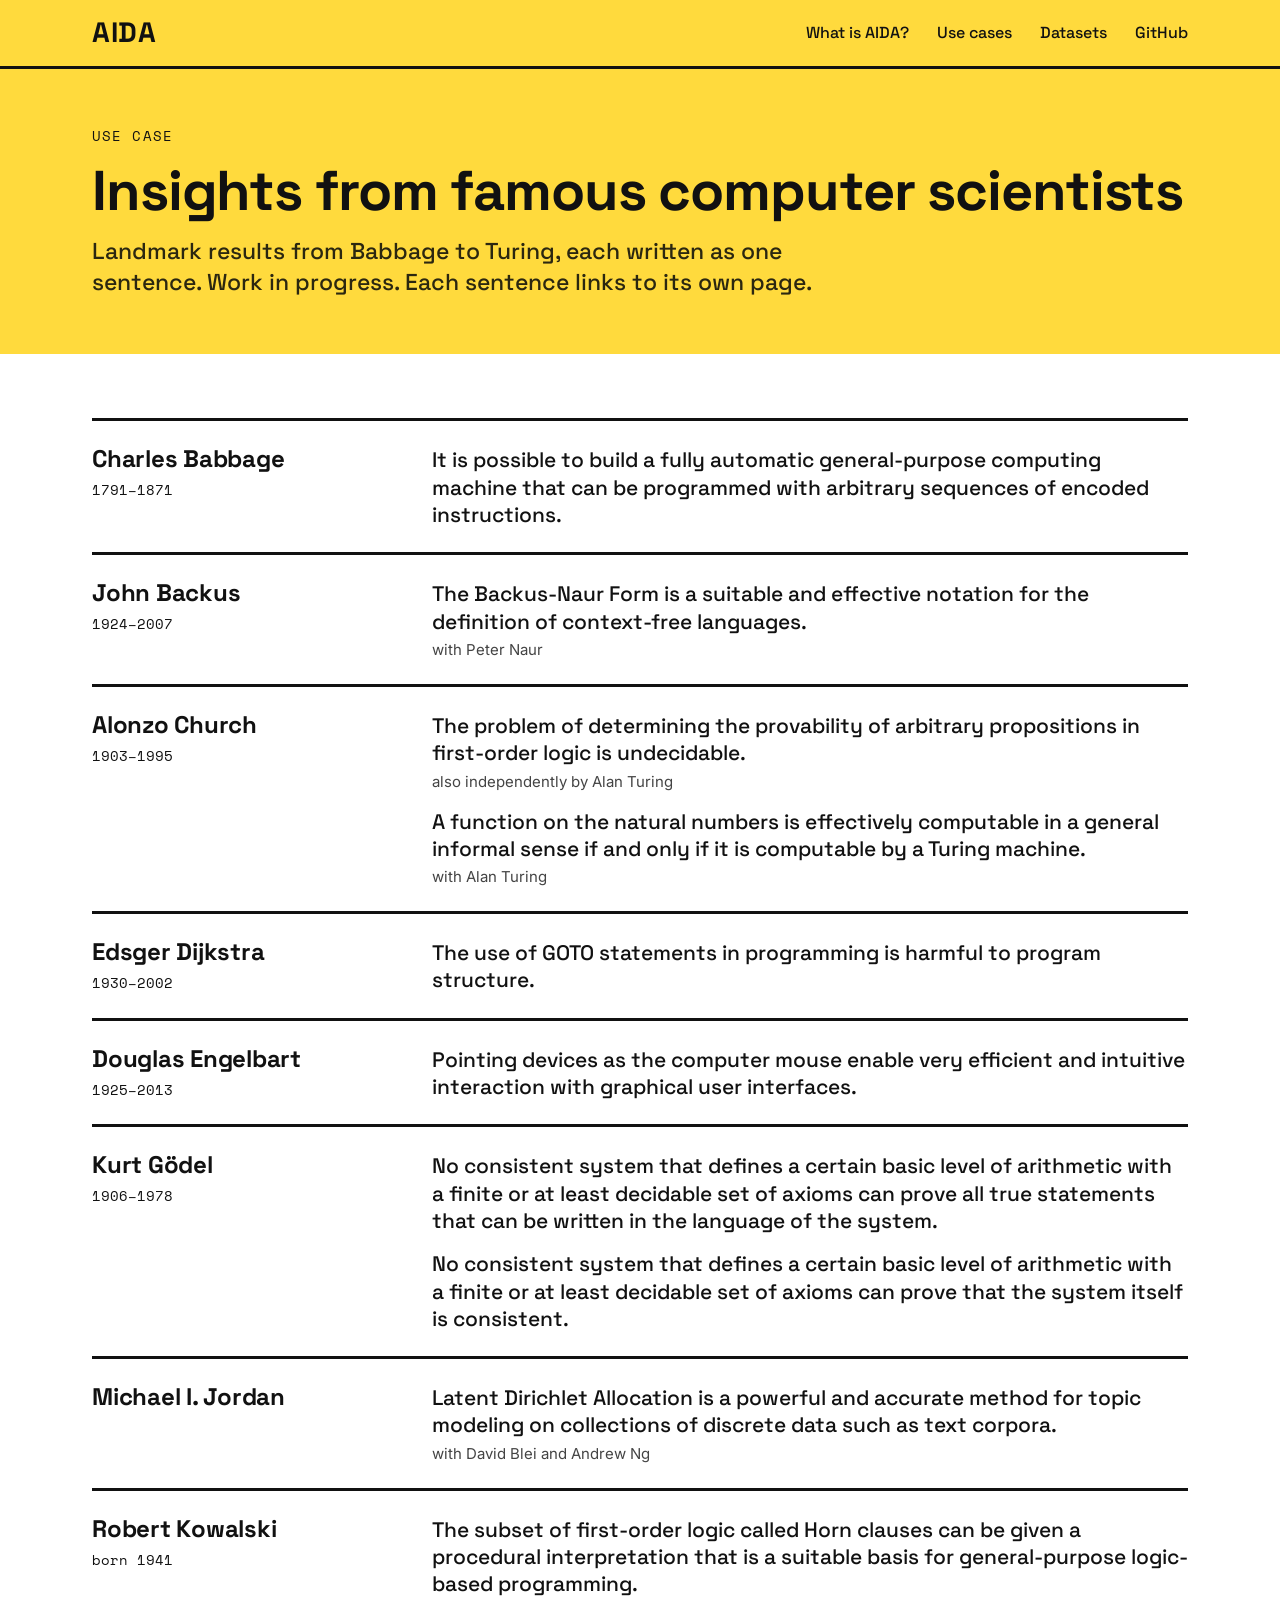
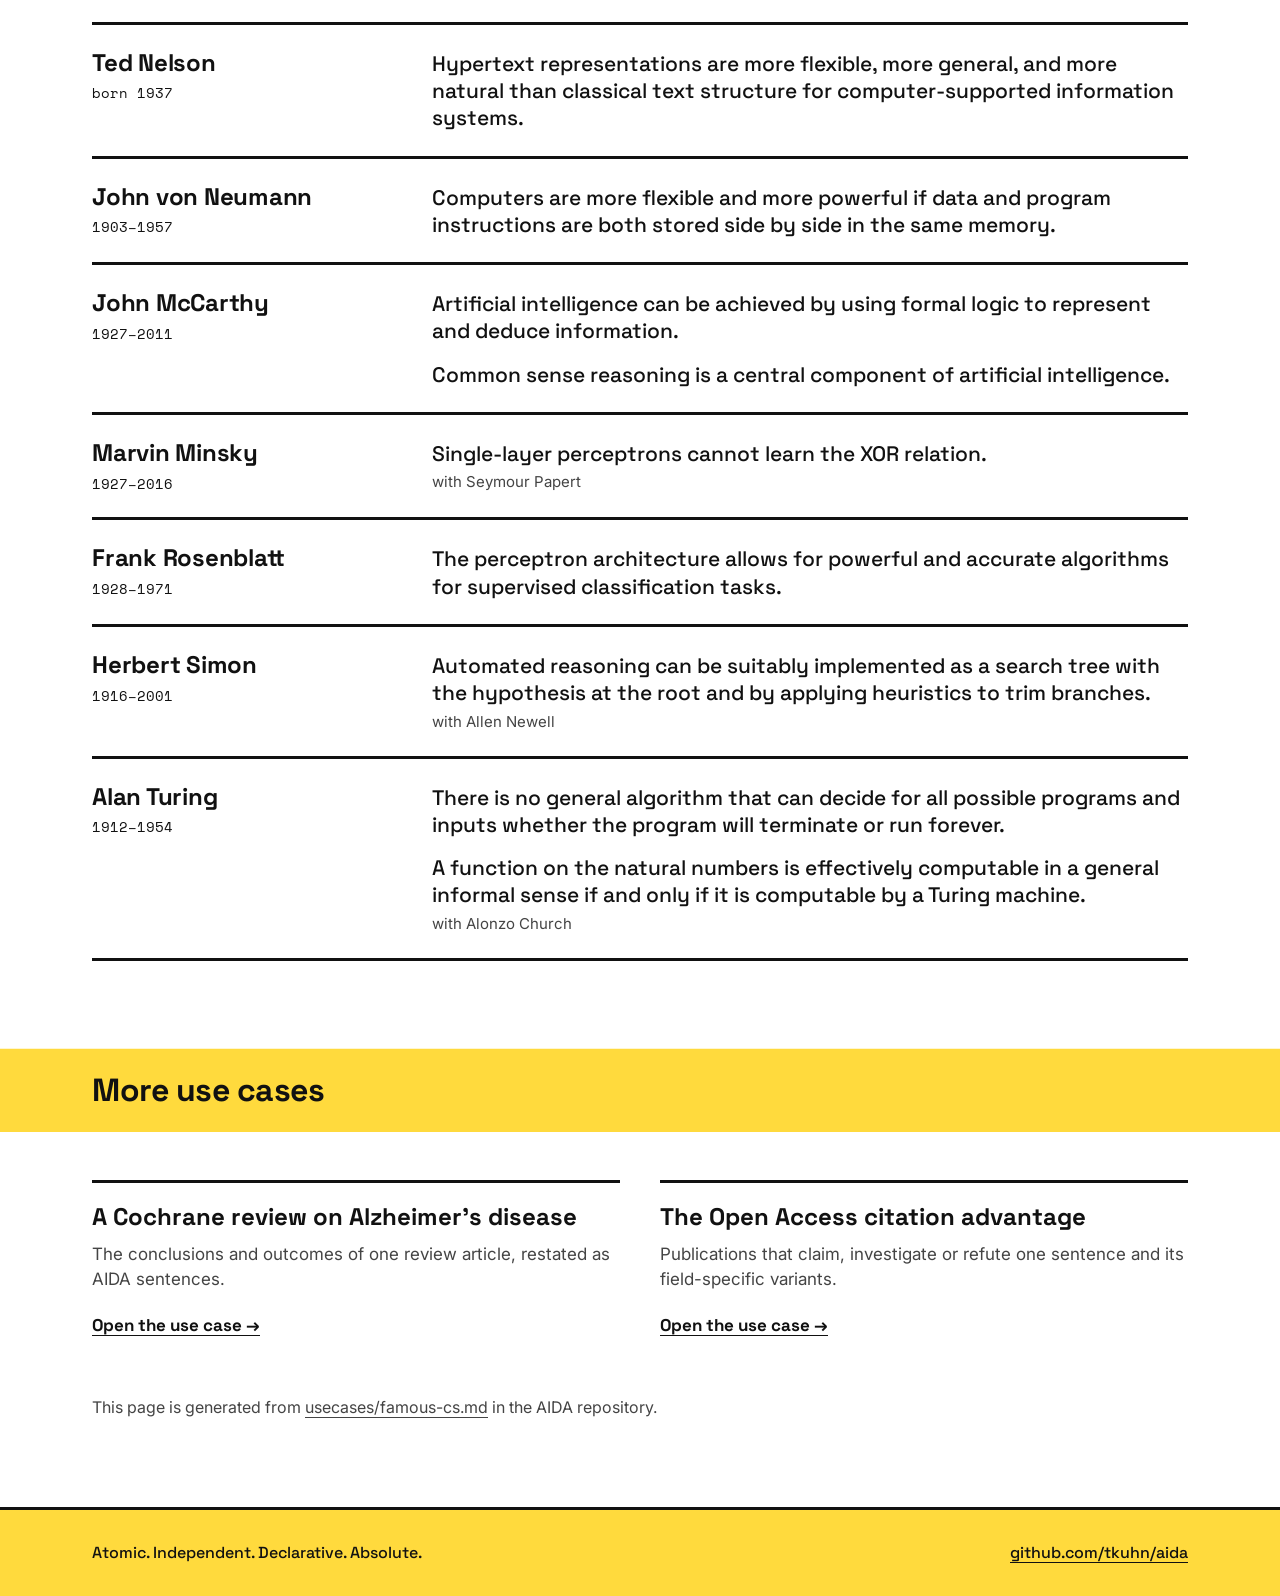
<file: docs/usecases/famous-cs/index.html>
<!doctype html>
<!-- Generated by scripts/make-site-usecases.py from usecases/famous-cs.md. Do not edit by hand. -->
<html lang="en">
<head>
<meta charset="utf-8">
<meta name="viewport" content="width=device-width, initial-scale=1">
<title>Insights from famous computer scientists · AIDA</title>
<meta name="description" content="Landmark results from Babbage to Turing, each written as one sentence. Work in progress.">
<link rel="icon" href="../../favicon.svg" type="image/svg+xml">
<link rel="preconnect" href="https://fonts.googleapis.com">
<link rel="preconnect" href="https://fonts.gstatic.com" crossorigin>
<link rel="stylesheet" href="https://fonts.googleapis.com/css2?family=Inter:wght@400;500;600&family=Space+Grotesk:wght@500;700&family=Space+Mono:wght@400;700&display=swap">
<link rel="stylesheet" href="../../style.css">
</head>
<body>

<a class="skip" href="#main">Skip to content</a>

<header class="site-header">
  <div class="wrap">
    <a class="wordmark" href="../../">AIDA</a>
    <nav class="site-nav" aria-label="Main">
      <a href="../../">What is AIDA?</a>
      <a href="../../#use">Use cases</a>
      <a href="../../#datasets">Datasets</a>
      <a href="https://github.com/tkuhn/aida">GitHub</a>
    </nav>
  </div>
</header>

<main id="main">

  <section class="page-head">
    <div class="wrap usecase-head">
      <p class="eyebrow">Use case</p>
      <h1 class="display">Insights from famous computer scientists</h1>
      <p class="lead">Landmark results from Babbage to Turing, each written as one sentence. Work in progress. Each sentence links to its own page.</p>
    </div>
  </section>

  <section class="wrap block">
    <ul class="rows people">
      <li>
        <div class="key">
          <h2 class="person">Charles Babbage</h2>
          <span class="years">1791–1871</span>
        </div>
        <ul class="statements">
          <li><a class="sentence-link" href="../../s/?It+is+possible+to+build+a+fully+automatic+general-purpose+computing+machine+that+can+be+programmed+with+arbitrary+sequences+of+encoded+instructions.">It is possible to build a fully automatic general-purpose computing machine that can be programmed with arbitrary sequences of encoded instructions.</a></li>
        </ul>
      </li>
      <li>
        <div class="key">
          <h2 class="person">John Backus</h2>
          <span class="years">1924–2007</span>
        </div>
        <ul class="statements">
          <li><a class="sentence-link" href="../../s/?The+Backus-Naur+Form+is+a+suitable+and+effective+notation+for+the+definition+of+context-free+languages.">The Backus-Naur Form is a suitable and effective notation for the definition of context-free languages.</a><span class="note">with Peter Naur</span></li>
        </ul>
      </li>
      <li>
        <div class="key">
          <h2 class="person">Alonzo Church</h2>
          <span class="years">1903–1995</span>
        </div>
        <ul class="statements">
          <li><a class="sentence-link" href="../../s/?The+problem+of+determining+the+provability+of+arbitrary+propositions+in+first-order+logic+is+undecidable.">The problem of determining the provability of arbitrary propositions in first-order logic is undecidable.</a><span class="note">also independently by Alan Turing</span></li>
          <li><a class="sentence-link" href="../../s/?A+function+on+the+natural+numbers+is+effectively+computable+in+a+general+informal+sense+if+and+only+if+it+is+computable+by+a+Turing+machine.">A function on the natural numbers is effectively computable in a general informal sense if and only if it is computable by a Turing machine.</a><span class="note">with Alan Turing</span></li>
        </ul>
      </li>
      <li>
        <div class="key">
          <h2 class="person">Edsger Dijkstra</h2>
          <span class="years">1930–2002</span>
        </div>
        <ul class="statements">
          <li><a class="sentence-link" href="../../s/?The+use+of+GOTO+statements+in+programming+is+harmful+to+program+structure.">The use of GOTO statements in programming is harmful to program structure.</a></li>
        </ul>
      </li>
      <li>
        <div class="key">
          <h2 class="person">Douglas Engelbart</h2>
          <span class="years">1925–2013</span>
        </div>
        <ul class="statements">
          <li><a class="sentence-link" href="../../s/?Pointing+devices+as+the+computer+mouse+enable+very+efficient+and+intuitive+interaction+with+graphical+user+interfaces.">Pointing devices as the computer mouse enable very efficient and intuitive interaction with graphical user interfaces.</a></li>
        </ul>
      </li>
      <li>
        <div class="key">
          <h2 class="person">Kurt Gödel</h2>
          <span class="years">1906–1978</span>
        </div>
        <ul class="statements">
          <li><a class="sentence-link" href="../../s/?No+consistent+system+that+defines+a+certain+basic+level+of+arithmetic+with+a+finite+or+at+least+decidable+set+of+axioms+can+prove+all+true+statements+that+can+be+written+in+the+language+of+the+system.">No consistent system that defines a certain basic level of arithmetic with a finite or at least decidable set of axioms can prove all true statements that can be written in the language of the system.</a></li>
          <li><a class="sentence-link" href="../../s/?No+consistent+system+that+defines+a+certain+basic+level+of+arithmetic+with+a+finite+or+at+least+decidable+set+of+axioms+can+prove+that+the+system+itself+is+consistent.">No consistent system that defines a certain basic level of arithmetic with a finite or at least decidable set of axioms can prove that the system itself is consistent.</a></li>
        </ul>
      </li>
      <li>
        <div class="key">
          <h2 class="person">Michael I. Jordan</h2>
        </div>
        <ul class="statements">
          <li><a class="sentence-link" href="../../s/?Latent+Dirichlet+Allocation+is+a+powerful+and+accurate+method+for+topic+modeling+on+collections+of+discrete+data+such+as+text+corpora.">Latent Dirichlet Allocation is a powerful and accurate method for topic modeling on collections of discrete data such as text corpora.</a><span class="note">with David Blei and Andrew Ng</span></li>
        </ul>
      </li>
      <li>
        <div class="key">
          <h2 class="person">Robert Kowalski</h2>
          <span class="years">born 1941</span>
        </div>
        <ul class="statements">
          <li><a class="sentence-link" href="../../s/?The+subset+of+first-order+logic+called+Horn+clauses+can+be+given+a+procedural+interpretation+that+is+a+suitable+basis+for+general-purpose+logic-based+programming.">The subset of first-order logic called Horn clauses can be given a procedural interpretation that is a suitable basis for general-purpose logic-based programming.</a></li>
        </ul>
      </li>
      <li>
        <div class="key">
          <h2 class="person">Ted Nelson</h2>
          <span class="years">born 1937</span>
        </div>
        <ul class="statements">
          <li><a class="sentence-link" href="../../s/?Hypertext+representations+are+more+flexible%2C+more+general%2C+and+more+natural+than+classical+text+structure+for+computer-supported+information+systems.">Hypertext representations are more flexible, more general, and more natural than classical text structure for computer-supported information systems.</a></li>
        </ul>
      </li>
      <li>
        <div class="key">
          <h2 class="person">John von Neumann</h2>
          <span class="years">1903–1957</span>
        </div>
        <ul class="statements">
          <li><a class="sentence-link" href="../../s/?Computers+are+more+flexible+and+more+powerful+if+data+and+program+instructions+are+both+stored+side+by+side+in+the+same+memory.">Computers are more flexible and more powerful if data and program instructions are both stored side by side in the same memory.</a></li>
        </ul>
      </li>
      <li>
        <div class="key">
          <h2 class="person">John McCarthy</h2>
          <span class="years">1927–2011</span>
        </div>
        <ul class="statements">
          <li><a class="sentence-link" href="../../s/?Artificial+intelligence+can+be+achieved+by+using+formal+logic+to+represent+and+deduce+information.">Artificial intelligence can be achieved by using formal logic to represent and deduce information.</a></li>
          <li><a class="sentence-link" href="../../s/?Common+sense+reasoning+is+a+central+component+of+artificial+intelligence.">Common sense reasoning is a central component of artificial intelligence.</a></li>
        </ul>
      </li>
      <li>
        <div class="key">
          <h2 class="person">Marvin Minsky</h2>
          <span class="years">1927–2016</span>
        </div>
        <ul class="statements">
          <li><a class="sentence-link" href="../../s/?Single-layer+perceptrons+cannot+learn+the+XOR+relation.">Single-layer perceptrons cannot learn the XOR relation.</a><span class="note">with Seymour Papert</span></li>
        </ul>
      </li>
      <li>
        <div class="key">
          <h2 class="person">Frank Rosenblatt</h2>
          <span class="years">1928–1971</span>
        </div>
        <ul class="statements">
          <li><a class="sentence-link" href="../../s/?The+perceptron+architecture+allows+for+powerful+and+accurate+algorithms+for+supervised+classification+tasks.">The perceptron architecture allows for powerful and accurate algorithms for supervised classification tasks.</a></li>
        </ul>
      </li>
      <li>
        <div class="key">
          <h2 class="person">Herbert Simon</h2>
          <span class="years">1916–2001</span>
        </div>
        <ul class="statements">
          <li><a class="sentence-link" href="../../s/?Automated+reasoning+can+be+suitably+implemented+as+a+search+tree+with+the+hypothesis+at+the+root+and+by+applying+heuristics+to+trim+branches.">Automated reasoning can be suitably implemented as a search tree with the hypothesis at the root and by applying heuristics to trim branches.</a><span class="note">with Allen Newell</span></li>
        </ul>
      </li>
      <li>
        <div class="key">
          <h2 class="person">Alan Turing</h2>
          <span class="years">1912–1954</span>
        </div>
        <ul class="statements">
          <li><a class="sentence-link" href="../../s/?There+is+no+general+algorithm+that+can+decide+for+all+possible+programs+and+inputs+whether+the+program+will+terminate+or+run+forever.">There is no general algorithm that can decide for all possible programs and inputs whether the program will terminate or run forever.</a></li>
          <li><a class="sentence-link" href="../../s/?A+function+on+the+natural+numbers+is+effectively+computable+in+a+general+informal+sense+if+and+only+if+it+is+computable+by+a+Turing+machine.">A function on the natural numbers is effectively computable in a general informal sense if and only if it is computable by a Turing machine.</a><span class="note">with Alonzo Church</span></li>
        </ul>
      </li>
    </ul>
  </section>

  <section class="wrap section">
    <h2>More use cases</h2>
    <div class="columns">
      <div class="column">
        <h3>A Cochrane review on Alzheimer’s disease</h3>
        <p>The conclusions and outcomes of one review article, restated as AIDA sentences.</p>
        <a class="more" href="../alzheimers/">Open the use case →</a>
      </div>
      <div class="column">
        <h3>The Open Access citation advantage</h3>
        <p>Publications that claim, investigate or refute one sentence and its field-specific variants.</p>
        <a class="more" href="../openaccess/">Open the use case →</a>
      </div>
    </div>
    <p class="generated">This page is generated from <a href="https://github.com/tkuhn/aida/blob/master/usecases/famous-cs.md">usecases/famous-cs.md</a> in the AIDA repository.</p>
  </section>

</main>

<footer class="site-footer">
  <div class="wrap">
    <span>Atomic. Independent. Declarative. Absolute.</span>
    <a href="https://github.com/tkuhn/aida">github.com/tkuhn/aida</a>
  </div>
</footer>

</body>
</html>
</file>
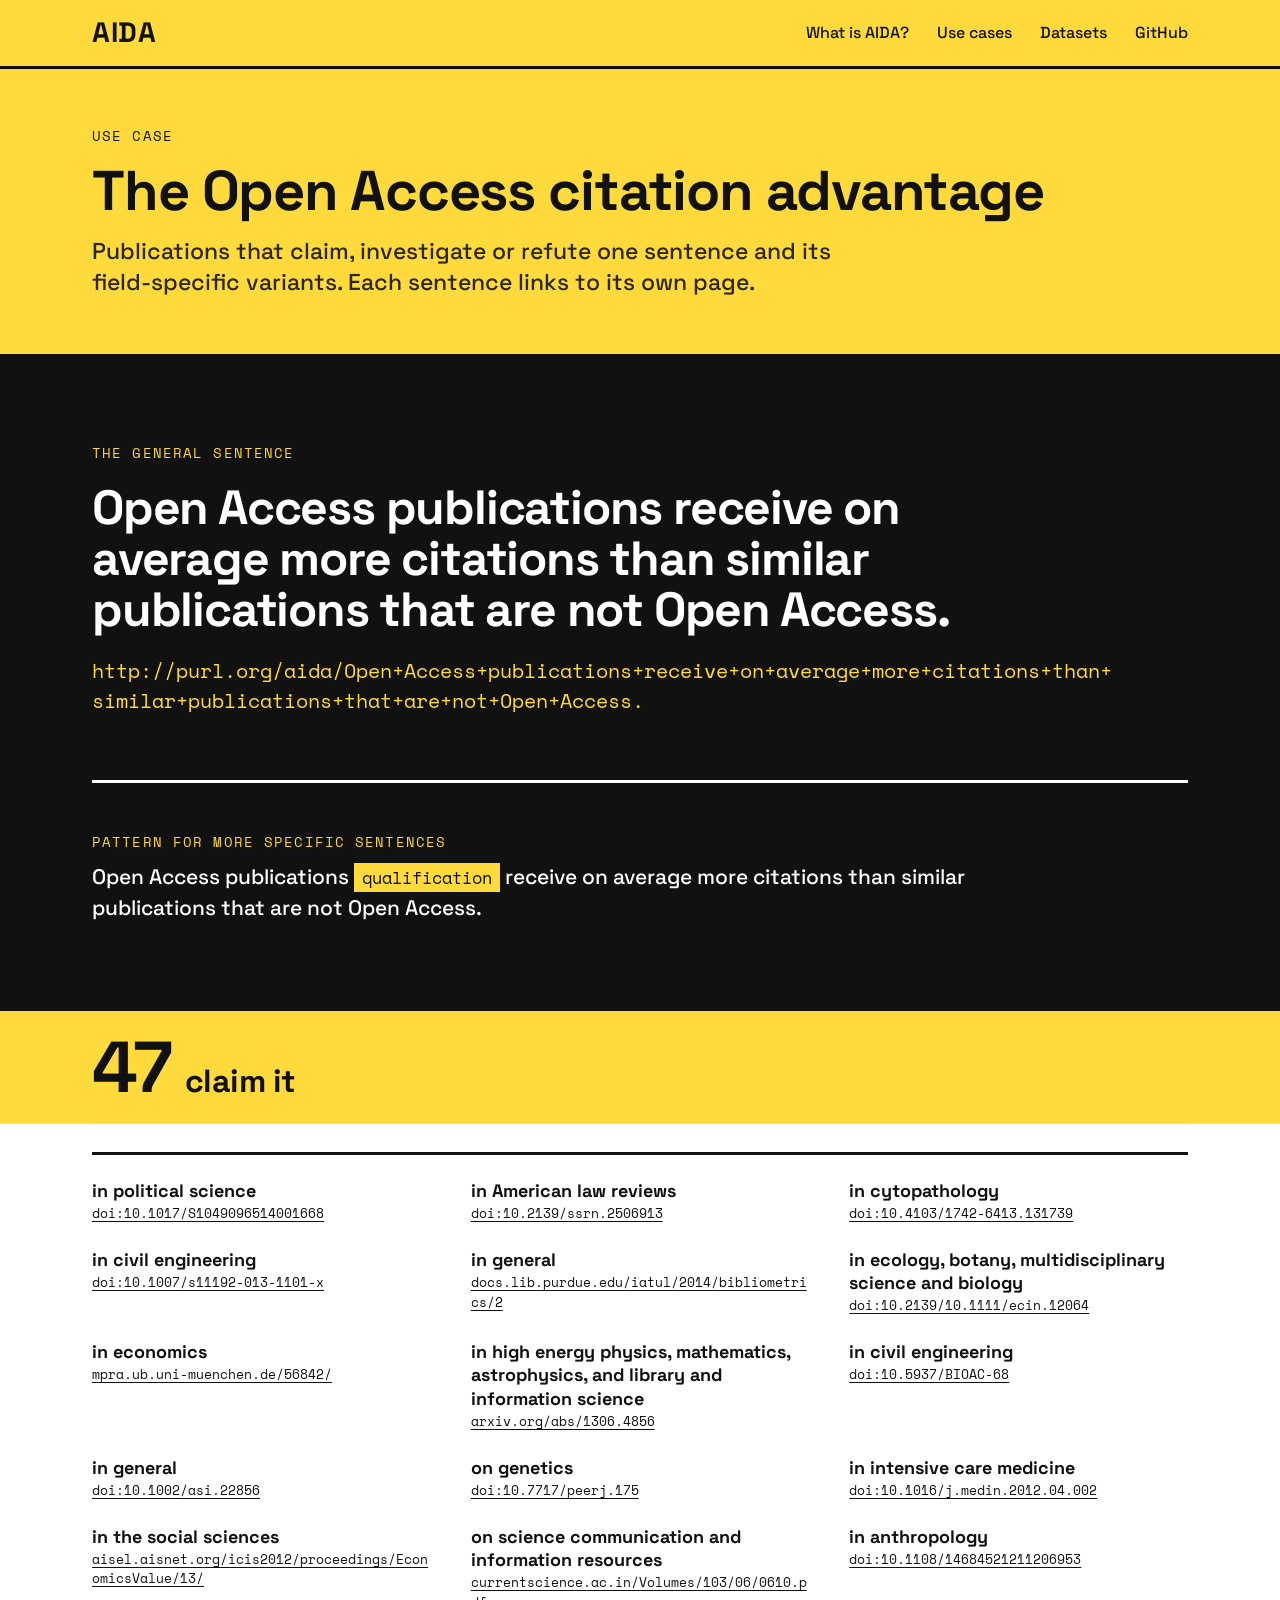
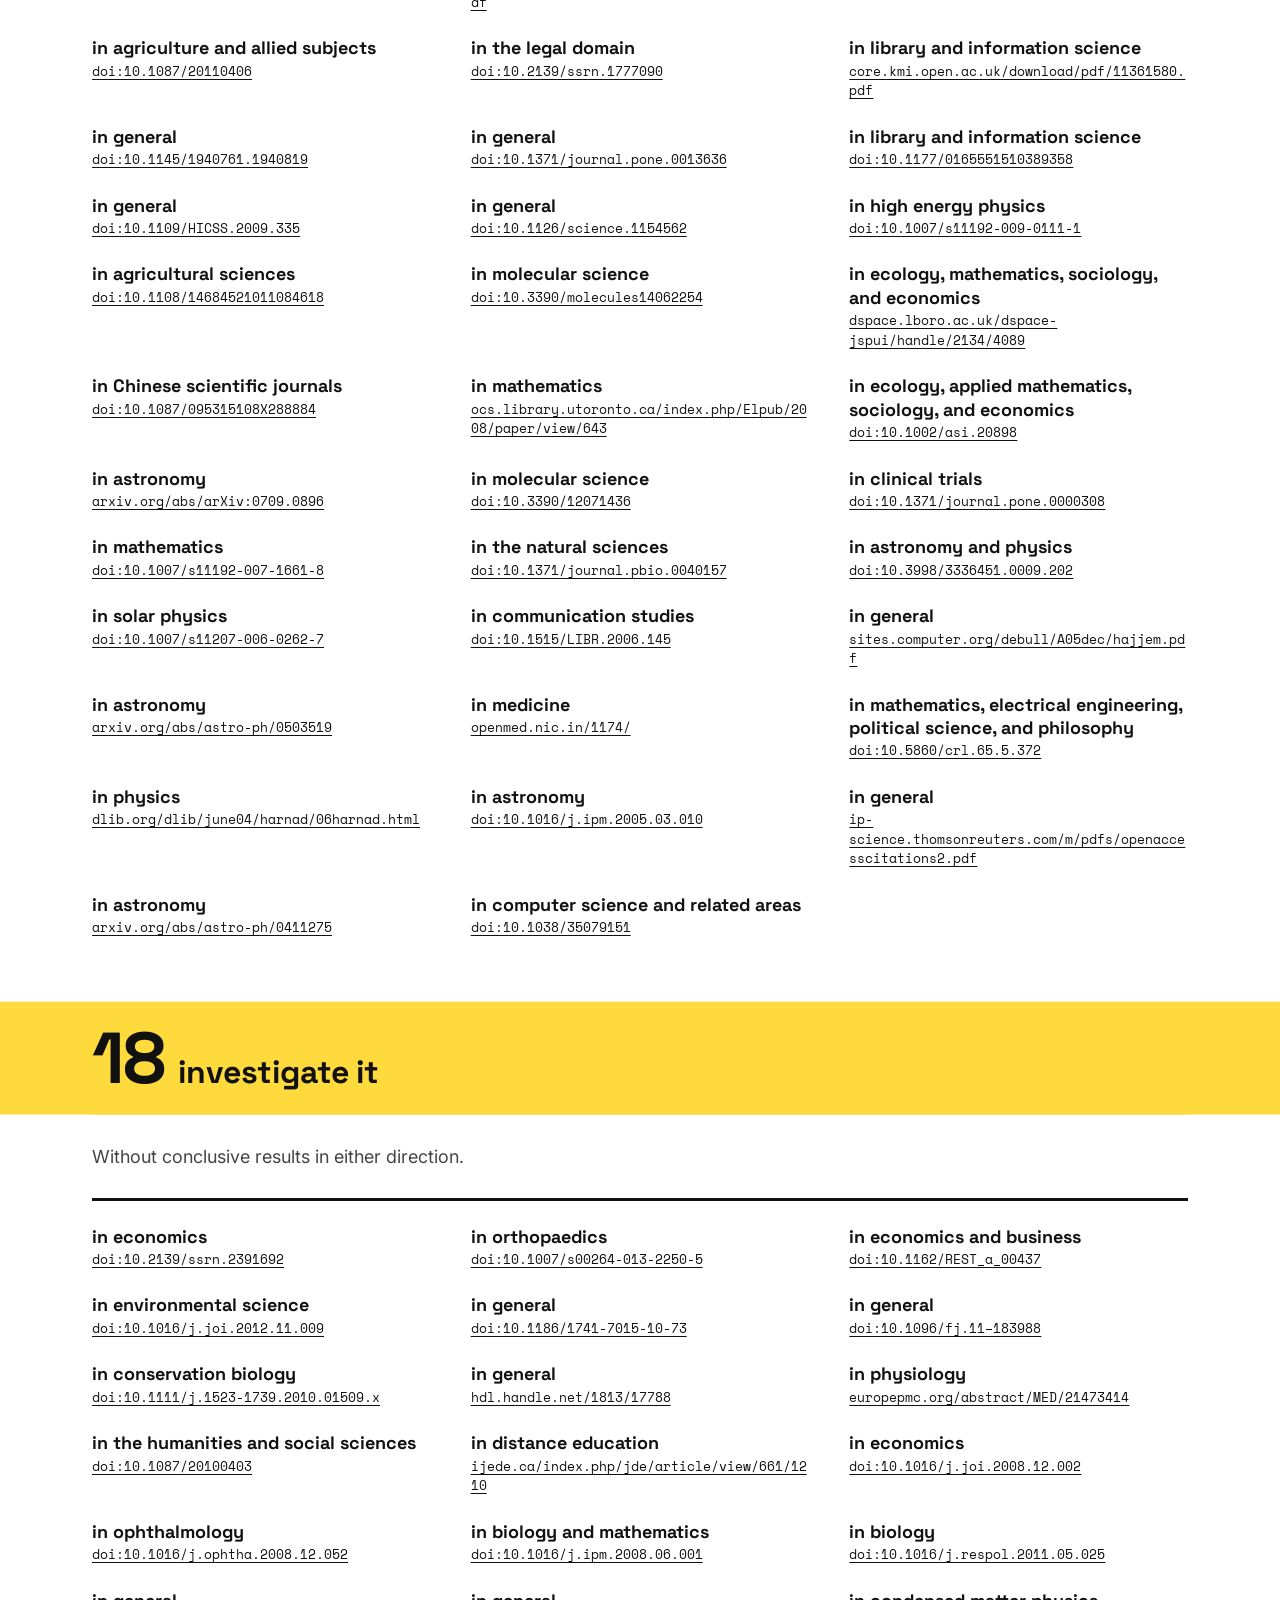
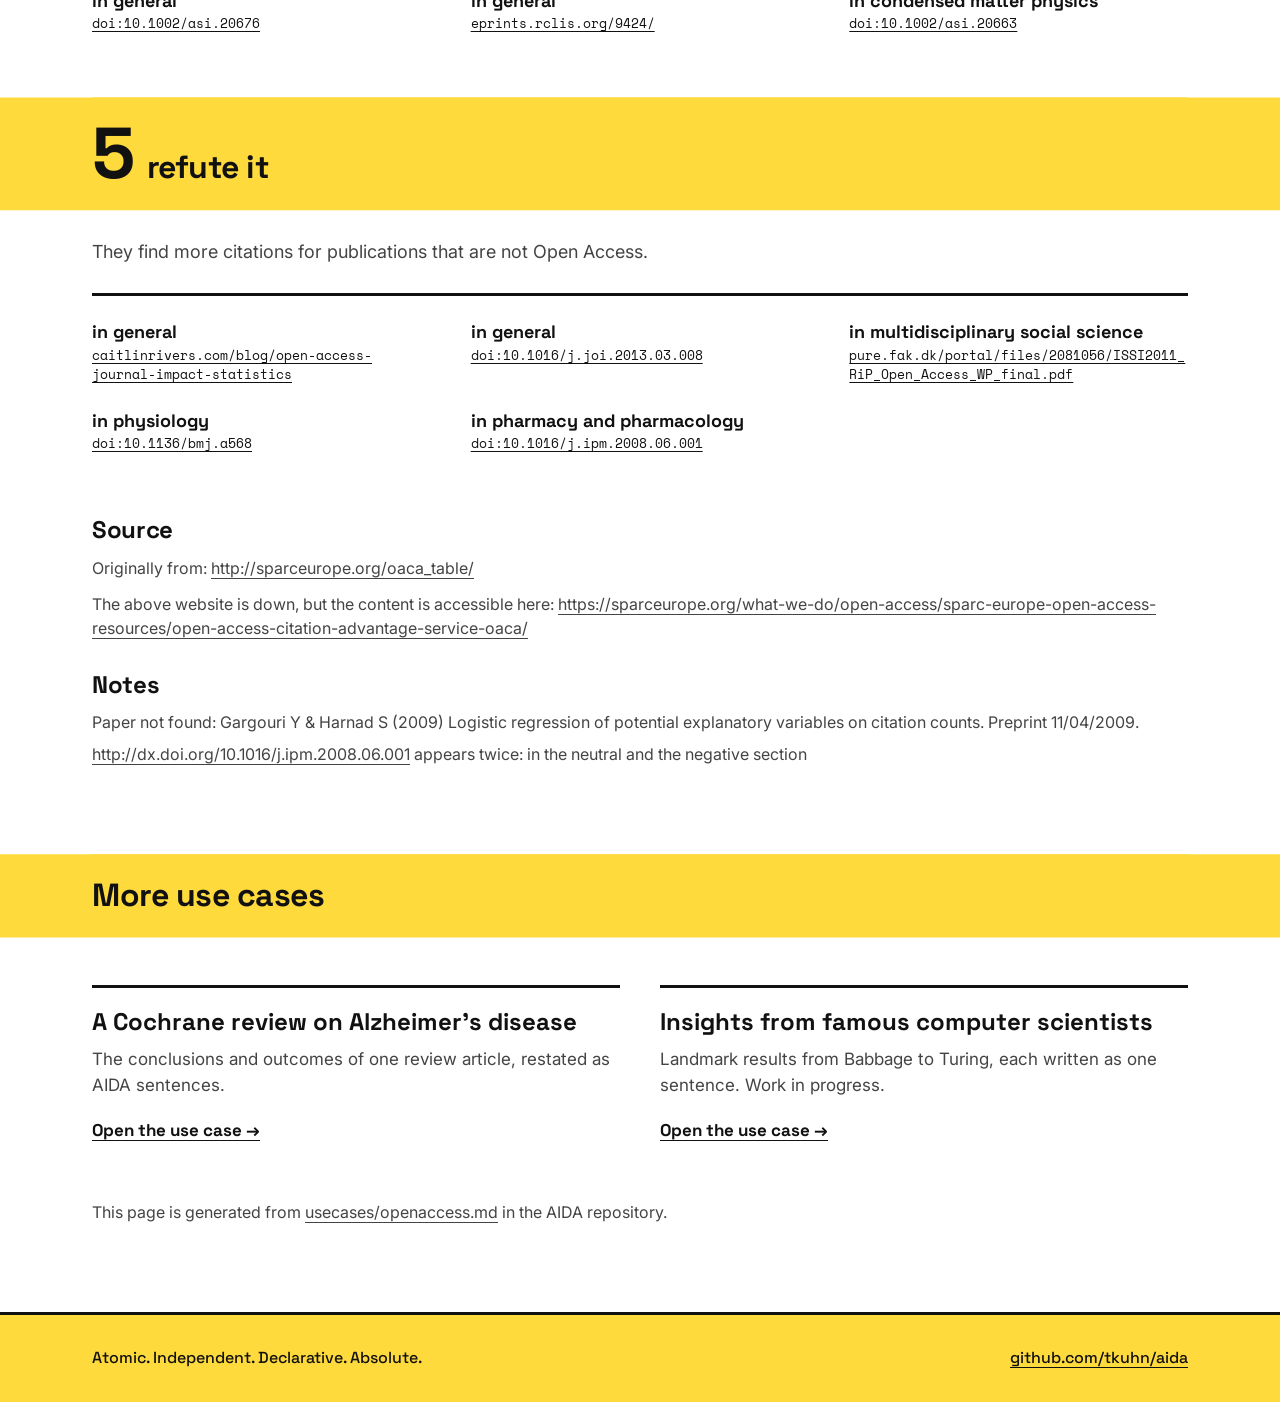
<file: docs/usecases/openaccess/index.html>
<!doctype html>
<!-- Generated by scripts/make-site-usecases.py from usecases/openaccess.md. Do not edit by hand. -->
<html lang="en">
<head>
<meta charset="utf-8">
<meta name="viewport" content="width=device-width, initial-scale=1">
<title>The Open Access citation advantage · AIDA</title>
<meta name="description" content="Publications that claim, investigate or refute one sentence and its field-specific variants.">
<link rel="icon" href="../../favicon.svg" type="image/svg+xml">
<link rel="preconnect" href="https://fonts.googleapis.com">
<link rel="preconnect" href="https://fonts.gstatic.com" crossorigin>
<link rel="stylesheet" href="https://fonts.googleapis.com/css2?family=Inter:wght@400;500;600&family=Space+Grotesk:wght@500;700&family=Space+Mono:wght@400;700&display=swap">
<link rel="stylesheet" href="../../style.css">
</head>
<body>

<a class="skip" href="#main">Skip to content</a>

<header class="site-header">
  <div class="wrap">
    <a class="wordmark" href="../../">AIDA</a>
    <nav class="site-nav" aria-label="Main">
      <a href="../../">What is AIDA?</a>
      <a href="../../#use">Use cases</a>
      <a href="../../#datasets">Datasets</a>
      <a href="https://github.com/tkuhn/aida">GitHub</a>
    </nav>
  </div>
</header>

<main id="main">

  <section class="page-head">
    <div class="wrap usecase-head">
      <p class="eyebrow">Use case</p>
      <h1 class="display">The Open Access citation advantage</h1>
      <p class="lead">Publications that claim, investigate or refute one sentence and its field-specific variants. Each sentence links to its own page.</p>
    </div>
  </section>

  <section class="band">
    <div class="wrap">
      <div class="example">
        <h2 class="eyebrow">The general sentence</h2>
        <p class="example-sentence long"><a class="sentence-link" href="../../s/?Open+Access+publications+receive+on+average+more+citations+than+similar+publications+that+are+not+Open+Access.">Open Access publications receive on average more citations than similar publications that are not Open Access.</a></p>
        <p class="uri">http://purl.org/aida/Open+<wbr>Access+<wbr>publications+<wbr>receive+<wbr>on+<wbr>average+<wbr>more+<wbr>citations+<wbr>than+<wbr>similar+<wbr>publications+<wbr>that+<wbr>are+<wbr>not+<wbr>Open+<wbr>Access.</p>
      </div>
      <div class="pattern">
        <h2 class="eyebrow">Pattern for more specific sentences</h2>
        <p>Open Access publications <span class="slot">qualification</span> receive on average more citations than similar publications that are not Open Access.</p>
      </div>
    </div>
  </section>

  <section class="wrap block">
    <h2 class="counted"><span class="count">47</span>claim it</h2>
    <ul class="pubs">
      <li><a class="sentence-link" href="../../s/?Open+Access+publications+in+political+science+receive+on+average+more+citations+than+similar+publications+that+are+not+Open+Access.">in political science</a><a class="source" href="http://dx.doi.org/10.1017/S1049096514001668">doi:10.1017/S1049096514001668</a></li>
      <li><a class="sentence-link" href="../../s/?Open+Access+publications+in+American+law+reviews+receive+on+average+more+citations+than+similar+publications+that+are+not+Open+Access.">in American law reviews</a><a class="source" href="http://dx.doi.org/10.2139/ssrn.2506913">doi:10.2139/ssrn.2506913</a></li>
      <li><a class="sentence-link" href="../../s/?Open+Access+publications+in+cytopathology+receive+on+average+more+citations+than+similar+publications+that+are+not+Open+Access.">in cytopathology</a><a class="source" href="http://dx.doi.org/10.4103/1742-6413.131739">doi:10.4103/1742-6413.131739</a></li>
      <li><a class="sentence-link" href="../../s/?Open+Access+publications+in+civil+engineering+receive+on+average+more+citations+than+similar+publications+that+are+not+Open+Access.">in civil engineering</a><a class="source" href="http://dx.doi.org/10.1007/s11192-013-1101-x">doi:10.1007/s11192-013-1101-x</a></li>
      <li><a class="sentence-link" href="../../s/?Open+Access+publications+receive+on+average+more+citations+than+similar+publications+that+are+not+Open+Access.">in general</a><a class="source" href="http://docs.lib.purdue.edu/iatul/2014/bibliometrics/2">docs.lib.purdue.edu/iatul/2014/bibliometrics/2</a></li>
      <li><a class="sentence-link" href="../../s/?Open+Access+publications+in+ecology%2C+botany%2C+multidisciplinary+science+and+biology+receive+on+average+more+citations+than+similar+publications+that+are+not+Open+Access.">in ecology, botany, multidisciplinary science and biology</a><a class="source" href="http://dx.doi.org/10.2139/10.1111/ecin.12064">doi:10.2139/10.1111/ecin.12064</a></li>
      <li><a class="sentence-link" href="../../s/?Open+Access+publications+in+economics+receive+on+average+more+citations+than+similar+publications+that+are+not+Open+Access.">in economics</a><a class="source" href="http://mpra.ub.uni-muenchen.de/56842/">mpra.ub.uni-muenchen.de/56842/</a></li>
      <li><a class="sentence-link" href="../../s/?Open+Access+publications+in+high+energy+physics%2C+mathematics%2C+astrophysics%2C+and+library+and+information+science+receive+on+average+more+citations+than+similar+publications+that+are+not+Open+Access.">in high energy physics, mathematics, astrophysics, and library and information science</a><a class="source" href="http://arxiv.org/abs/1306.4856">arxiv.org/abs/1306.4856</a></li>
      <li><a class="sentence-link" href="../../s/?Open+Access+publications+in+civil+engineering+receive+on+average+more+citations+than+similar+publications+that+are+not+Open+Access.">in civil engineering</a><a class="source" href="http://dx.doi.org/10.5937/BIOAC-68">doi:10.5937/BIOAC-68</a></li>
      <li><a class="sentence-link" href="../../s/?Open+Access+publications+receive+on+average+more+citations+than+similar+publications+that+are+not+Open+Access.">in general</a><a class="source" href="http://dx.doi.org/10.1002/asi.22856">doi:10.1002/asi.22856</a></li>
      <li><a class="sentence-link" href="../../s/?Open+Access+publications+on+genetics+receive+on+average+more+citations+than+similar+publications+that+are+not+Open+Access.">on genetics</a><a class="source" href="http://dx.doi.org/10.7717/peerj.175">doi:10.7717/peerj.175</a></li>
      <li><a class="sentence-link" href="../../s/?Open+Access+publications+in+intensive+care+medicine+receive+on+average+more+citations+than+similar+publications+that+are+not+Open+Access.">in intensive care medicine</a><a class="source" href="http://dx.doi.org/10.1016/j.medin.2012.04.002">doi:10.1016/j.medin.2012.04.002</a></li>
      <li><a class="sentence-link" href="../../s/?Open+Access+publications+in+the+social+sciences+receive+on+average+more+citations+than+similar+publications+that+are+not+Open+Access.">in the social sciences</a><a class="source" href="http://aisel.aisnet.org/icis2012/proceedings/EconomicsValue/13/">aisel.aisnet.org/icis2012/proceedings/EconomicsValue/13/</a></li>
      <li><a class="sentence-link" href="../../s/?Open+Access+publications+on+science+communication+and+information+resources+receive+on+average+more+citations+than+similar+publications+that+are+not+Open+Access.">on science communication and information resources</a><a class="source" href="http://www.currentscience.ac.in/Volumes/103/06/0610.pdf">currentscience.ac.in/Volumes/103/06/0610.pdf</a></li>
      <li><a class="sentence-link" href="../../s/?Open+Access+publications+in+anthropology+receive+on+average+more+citations+than+similar+publications+that+are+not+Open+Access.">in anthropology</a><a class="source" href="http://dx.doi.org/10.1108/14684521211206953">doi:10.1108/14684521211206953</a></li>
      <li><a class="sentence-link" href="../../s/?Open+Access+publications+in+agriculture+and+allied+subjects+receive+on+average+more+citations+than+similar+publications+that+are+not+Open+Access.">in agriculture and allied subjects</a><a class="source" href="http://dx.doi.org/10.1087/20110406">doi:10.1087/20110406</a></li>
      <li><a class="sentence-link" href="../../s/?Open+Access+publications+in+the+legal+domain+receive+on+average+more+citations+than+similar+publications+that+are+not+Open+Access.">in the legal domain</a><a class="source" href="http://dx.doi.org/10.2139/ssrn.1777090">doi:10.2139/ssrn.1777090</a></li>
      <li><a class="sentence-link" href="../../s/?Open+Access+publications+in+library+and+information+science+receive+on+average+more+citations+than+similar+publications+that+are+not+Open+Access.">in library and information science</a><a class="source" href="http://core.kmi.open.ac.uk/download/pdf/11361580.pdf">core.kmi.open.ac.uk/download/pdf/11361580.pdf</a></li>
      <li><a class="sentence-link" href="../../s/?Open+Access+publications+receive+on+average+more+citations+than+similar+publications+that+are+not+Open+Access.">in general</a><a class="source" href="http://dx.doi.org/10.1145/1940761.1940819">doi:10.1145/1940761.1940819</a></li>
      <li><a class="sentence-link" href="../../s/?Open+Access+publications+receive+on+average+more+citations+than+similar+publications+that+are+not+Open+Access.">in general</a><a class="source" href="http://dx.doi.org/10.1371/journal.pone.0013636">doi:10.1371/journal.pone.0013636</a></li>
      <li><a class="sentence-link" href="../../s/?Open+Access+publications+in+library+and+information+science+receive+on+average+more+citations+than+similar+publications+that+are+not+Open+Access.">in library and information science</a><a class="source" href="http://dx.doi.org/10.1177/0165551510389358">doi:10.1177/0165551510389358</a></li>
      <li><a class="sentence-link" href="../../s/?Open+Access+publications+receive+on+average+more+citations+than+similar+publications+that+are+not+Open+Access.">in general</a><a class="source" href="http://dx.doi.org/10.1109/HICSS.2009.335">doi:10.1109/HICSS.2009.335</a></li>
      <li><a class="sentence-link" href="../../s/?Open+Access+publications+receive+on+average+more+citations+than+similar+publications+that+are+not+Open+Access.">in general</a><a class="source" href="http://dx.doi.org/10.1126/science.1154562">doi:10.1126/science.1154562</a></li>
      <li><a class="sentence-link" href="../../s/?Open+Access+publications+in+high+energy+physics+receive+on+average+more+citations+than+similar+publications+that+are+not+Open+Access.">in high energy physics</a><a class="source" href="http://dx.doi.org/10.1007/s11192-009-0111-1">doi:10.1007/s11192-009-0111-1</a></li>
      <li><a class="sentence-link" href="../../s/?Open+Access+publications+in+agricultural+sciences+receive+on+average+more+citations+than+similar+publications+that+are+not+Open+Access.">in agricultural sciences</a><a class="source" href="http://dx.doi.org/10.1108/14684521011084618">doi:10.1108/14684521011084618</a></li>
      <li><a class="sentence-link" href="../../s/?Open+Access+publications+in+molecular+science+receive+on+average+more+citations+than+similar+publications+that+are+not+Open+Access.">in molecular science</a><a class="source" href="http://dx.doi.org/10.3390/molecules14062254">doi:10.3390/molecules14062254</a></li>
      <li><a class="sentence-link" href="../../s/?Open+Access+publications+in+ecology%2C+mathematics%2C+sociology%2C+and+economics+receive+on+average+more+citations+than+similar+publications+that+are+not+Open+Access.">in ecology, mathematics, sociology, and economics</a><a class="source" href="https://dspace.lboro.ac.uk/dspace-jspui/handle/2134/4089">dspace.lboro.ac.uk/dspace-jspui/handle/2134/4089</a></li>
      <li><a class="sentence-link" href="../../s/?Open+Access+publications+in+Chinese+scientific+journals+receive+on+average+more+citations+than+similar+publications+that+are+not+Open+Access.">in Chinese scientific journals</a><a class="source" href="http://dx.doi.org/10.1087/095315108X288884">doi:10.1087/095315108X288884</a></li>
      <li><a class="sentence-link" href="../../s/?Open+Access+publications+in+mathematics+receive+on+average+more+citations+than+similar+publications+that+are+not+Open+Access.">in mathematics</a><a class="source" href="http://ocs.library.utoronto.ca/index.php/Elpub/2008/paper/view/643">ocs.library.utoronto.ca/index.php/Elpub/2008/paper/view/643</a></li>
      <li><a class="sentence-link" href="../../s/?Open+Access+publications+in+ecology%2C+applied+mathematics%2C+sociology%2C+and+economics+receive+on+average+more+citations+than+similar+publications+that+are+not+Open+Access.">in ecology, applied mathematics, sociology, and economics</a><a class="source" href="http://dx.doi.org/10.1002/asi.20898">doi:10.1002/asi.20898</a></li>
      <li><a class="sentence-link" href="../../s/?Open+Access+publications+in+astronomy+receive+on+average+more+citations+than+similar+publications+that+are+not+Open+Access.">in astronomy</a><a class="source" href="http://arxiv.org/abs/arXiv:0709.0896">arxiv.org/abs/arXiv:0709.0896</a></li>
      <li><a class="sentence-link" href="../../s/?Open+Access+publications+in+molecular+science+receive+on+average+more+citations+than+similar+publications+that+are+not+Open+Access.">in molecular science</a><a class="source" href="http://dx.doi.org/10.3390/12071436">doi:10.3390/12071436</a></li>
      <li><a class="sentence-link" href="../../s/?Open+Access+publications+in+clinical+trials+receive+on+average+more+citations+than+similar+publications+that+are+not+Open+Access.">in clinical trials</a><a class="source" href="http://dx.doi.org/10.1371/journal.pone.0000308">doi:10.1371/journal.pone.0000308</a></li>
      <li><a class="sentence-link" href="../../s/?Open+Access+publications+in+mathematics+receive+on+average+more+citations+than+similar+publications+that+are+not+Open+Access.">in mathematics</a><a class="source" href="http://dx.doi.org/10.1007/s11192-007-1661-8">doi:10.1007/s11192-007-1661-8</a></li>
      <li><a class="sentence-link" href="../../s/?Open+Access+publications+in+the+natural+sciences+receive+on+average+more+citations+than+similar+publications+that+are+not+Open+Access.">in the natural sciences</a><a class="source" href="http://dx.doi.org/10.1371/journal.pbio.0040157">doi:10.1371/journal.pbio.0040157</a></li>
      <li><a class="sentence-link" href="../../s/?Open+Access+publications+in+astronomy+and+physics+receive+on+average+more+citations+than+similar+publications+that+are+not+Open+Access.">in astronomy and physics</a><a class="source" href="http://dx.doi.org/10.3998/3336451.0009.202">doi:10.3998/3336451.0009.202</a></li>
      <li><a class="sentence-link" href="../../s/?Open+Access+publications+in+solar+physics+receive+on+average+more+citations+than+similar+publications+that+are+not+Open+Access.">in solar physics</a><a class="source" href="http://dx.doi.org/10.1007/s11207-006-0262-7">doi:10.1007/s11207-006-0262-7</a></li>
      <li><a class="sentence-link" href="../../s/?Open+Access+publications+in+communication+studies+receive+on+average+more+citations+than+similar+publications+that+are+not+Open+Access.">in communication studies</a><a class="source" href="http://dx.doi.org/10.1515/LIBR.2006.145">doi:10.1515/LIBR.2006.145</a></li>
      <li><a class="sentence-link" href="../../s/?Open+Access+publications+receive+on+average+more+citations+than+similar+publications+that+are+not+Open+Access.">in general</a><a class="source" href="http://sites.computer.org/debull/A05dec/hajjem.pdf">sites.computer.org/debull/A05dec/hajjem.pdf</a></li>
      <li><a class="sentence-link" href="../../s/?Open+Access+publications+in+astronomy+receive+on+average+more+citations+than+similar+publications+that+are+not+Open+Access.">in astronomy</a><a class="source" href="http://arxiv.org/abs/astro-ph/0503519">arxiv.org/abs/astro-ph/0503519</a></li>
      <li><a class="sentence-link" href="../../s/?Open+Access+publications+in+medicine+receive+on+average+more+citations+than+similar+publications+that+are+not+Open+Access.">in medicine</a><a class="source" href="http://openmed.nic.in/1174/">openmed.nic.in/1174/</a></li>
      <li><a class="sentence-link" href="../../s/?Open+Access+publications+in+mathematics%2C+electrical+engineering%2C+political+science%2C+and+philosophy+receive+on+average+more+citations+than+similar+publications+that+are+not+Open+Access.">in mathematics, electrical engineering, political science, and philosophy</a><a class="source" href="http://dx.doi.org/10.5860/crl.65.5.372">doi:10.5860/crl.65.5.372</a></li>
      <li><a class="sentence-link" href="../../s/?Open+Access+publications+in+physics+receive+on+average+more+citations+than+similar+publications+that+are+not+Open+Access.">in physics</a><a class="source" href="http://www.dlib.org/dlib/june04/harnad/06harnad.html">dlib.org/dlib/june04/harnad/06harnad.html</a></li>
      <li><a class="sentence-link" href="../../s/?Open+Access+publications+in+astronomy+receive+on+average+more+citations+than+similar+publications+that+are+not+Open+Access.">in astronomy</a><a class="source" href="http://dx.doi.org/10.1016/j.ipm.2005.03.010">doi:10.1016/j.ipm.2005.03.010</a></li>
      <li><a class="sentence-link" href="../../s/?Open+Access+publications+receive+on+average+more+citations+than+similar+publications+that+are+not+Open+Access.">in general</a><a class="source" href="http://ip-science.thomsonreuters.com/m/pdfs/openaccesscitations2.pdf">ip-science.thomsonreuters.com/m/pdfs/openaccesscitations2.pdf</a></li>
      <li><a class="sentence-link" href="../../s/?Open+Access+publications+in+astronomy+receive+on+average+more+citations+than+similar+publications+that+are+not+Open+Access.">in astronomy</a><a class="source" href="http://arxiv.org/abs/astro-ph/0411275">arxiv.org/abs/astro-ph/0411275</a></li>
      <li><a class="sentence-link" href="../../s/?Open+Access+publications+in+computer+science+and+related+areas+receive+on+average+more+citations+than+similar+publications+that+are+not+Open+Access.">in computer science and related areas</a><a class="source" href="http://dx.doi.org/10.1038/35079151">doi:10.1038/35079151</a></li>
    </ul>
  </section>

  <section class="wrap block">
    <h2 class="counted"><span class="count">18</span>investigate it</h2>
    <p class="block-intro">Without conclusive results in either direction.</p>
    <ul class="pubs">
      <li><a class="sentence-link" href="../../s/?Open+Access+publications+in+economics+receive+on+average+more+citations+than+similar+publications+that+are+not+Open+Access.">in economics</a><a class="source" href="http://dx.doi.org/10.2139/ssrn.2391692">doi:10.2139/ssrn.2391692</a></li>
      <li><a class="sentence-link" href="../../s/?Open+Access+publications+in+orthopaedics+receive+on+average+more+citations+than+similar+publications+that+are+not+Open+Access.">in orthopaedics</a><a class="source" href="http://dx.doi.org/10.1007/s00264-013-2250-5">doi:10.1007/s00264-013-2250-5</a></li>
      <li><a class="sentence-link" href="../../s/?Open+Access+publications+in+economics+and+business+receive+on+average+more+citations+than+similar+publications+that+are+not+Open+Access.">in economics and business</a><a class="source" href="http://dx.doi.org/10.1162/REST_a_00437">doi:10.1162/REST_a_00437</a></li>
      <li><a class="sentence-link" href="../../s/?Open+Access+publications+in+environmental+science+receive+on+average+more+citations+than+similar+publications+that+are+not+Open+Access.">in environmental science</a><a class="source" href="http://dx.doi.org/10.1016/j.joi.2012.11.009">doi:10.1016/j.joi.2012.11.009</a></li>
      <li><a class="sentence-link" href="../../s/?Open+Access+publications+receive+on+average+more+citations+than+similar+publications+that+are+not+Open+Access.">in general</a><a class="source" href="http://dx.doi.org/10.1186/1741-7015-10-73">doi:10.1186/1741-7015-10-73</a></li>
      <li><a class="sentence-link" href="../../s/?Open+Access+publications+receive+on+average+more+citations+than+similar+publications+that+are+not+Open+Access.">in general</a><a class="source" href="http://dx.doi.org/10.1096/fj.11–183988">doi:10.1096/fj.11–183988</a></li>
      <li><a class="sentence-link" href="../../s/?Open+Access+publications+in+conservation+biology+receive+on+average+more+citations+than+similar+publications+that+are+not+Open+Access.">in conservation biology</a><a class="source" href="http://dx.doi.org/10.1111/j.1523-1739.2010.01509.x">doi:10.1111/j.1523-1739.2010.01509.x</a></li>
      <li><a class="sentence-link" href="../../s/?Open+Access+publications+receive+on+average+more+citations+than+similar+publications+that+are+not+Open+Access.">in general</a><a class="source" href="http://hdl.handle.net/1813/17788">hdl.handle.net/1813/17788</a></li>
      <li><a class="sentence-link" href="../../s/?Open+Access+publications+in+physiology+receive+on+average+more+citations+than+similar+publications+that+are+not+Open+Access.">in physiology</a><a class="source" href="http://europepmc.org/abstract/MED/21473414">europepmc.org/abstract/MED/21473414</a></li>
      <li><a class="sentence-link" href="../../s/?Open+Access+publications+in+the+humanities+and+social+sciences+receive+on+average+more+citations+than+similar+publications+that+are+not+Open+Access.">in the humanities and social sciences</a><a class="source" href="http://dx.doi.org/10.1087/20100403">doi:10.1087/20100403</a></li>
      <li><a class="sentence-link" href="../../s/?Open+Access+publications+in+distance+education+receive+on+average+more+citations+than+similar+publications+that+are+not+Open+Access.">in distance education</a><a class="source" href="http://www.ijede.ca/index.php/jde/article/view/661/1210">ijede.ca/index.php/jde/article/view/661/1210</a></li>
      <li><a class="sentence-link" href="../../s/?Open+Access+publications+in+economics+receive+on+average+more+citations+than+similar+publications+that+are+not+Open+Access.">in economics</a><a class="source" href="http://dx.doi.org/10.1016/j.joi.2008.12.002">doi:10.1016/j.joi.2008.12.002</a></li>
      <li><a class="sentence-link" href="../../s/?Open+Access+publications+in+ophthalmology+receive+on+average+more+citations+than+similar+publications+that+are+not+Open+Access.">in ophthalmology</a><a class="source" href="http://dx.doi.org/10.1016/j.ophtha.2008.12.052">doi:10.1016/j.ophtha.2008.12.052</a></li>
      <li><a class="sentence-link" href="../../s/?Open+Access+publications+in+biology+and+mathematics+receive+on+average+more+citations+than+similar+publications+that+are+not+Open+Access.">in biology and mathematics</a><a class="source" href="http://dx.doi.org/10.1016/j.ipm.2008.06.001">doi:10.1016/j.ipm.2008.06.001</a></li>
      <li><a class="sentence-link" href="../../s/?Open+Access+publications+in+biology+receive+on+average+more+citations+than+similar+publications+that+are+not+Open+Access.">in biology</a><a class="source" href="http://dx.doi.org/10.1016/j.respol.2011.05.025">doi:10.1016/j.respol.2011.05.025</a></li>
      <li><a class="sentence-link" href="../../s/?Open+Access+publications+receive+on+average+more+citations+than+similar+publications+that+are+not+Open+Access.">in general</a><a class="source" href="http://dx.doi.org/10.1002/asi.20676">doi:10.1002/asi.20676</a></li>
      <li><a class="sentence-link" href="../../s/?Open+Access+publications+receive+on+average+more+citations+than+similar+publications+that+are+not+Open+Access.">in general</a><a class="source" href="http://eprints.rclis.org/9424/">eprints.rclis.org/9424/</a></li>
      <li><a class="sentence-link" href="../../s/?Open+Access+publications+in+condensed+matter+physics+receive+on+average+more+citations+than+similar+publications+that+are+not+Open+Access.">in condensed matter physics</a><a class="source" href="http://dx.doi.org/10.1002/asi.20663">doi:10.1002/asi.20663</a></li>
    </ul>
  </section>

  <section class="wrap block">
    <h2 class="counted"><span class="count">5</span>refute it</h2>
    <p class="block-intro">They find more citations for publications that are not Open Access.</p>
    <ul class="pubs">
      <li><a class="sentence-link" href="../../s/?Open+Access+publications+receive+on+average+more+citations+than+similar+publications+that+are+not+Open+Access.">in general</a><a class="source" href="http://www.caitlinrivers.com/blog/open-access-journal-impact-statistics">caitlinrivers.com/blog/open-access-journal-impact-statistics</a></li>
      <li><a class="sentence-link" href="../../s/?Open+Access+publications+receive+on+average+more+citations+than+similar+publications+that+are+not+Open+Access.">in general</a><a class="source" href="http://dx.doi.org/10.1016/j.joi.2013.03.008">doi:10.1016/j.joi.2013.03.008</a></li>
      <li><a class="sentence-link" href="../../s/?Open+Access+publications+in+multidisciplinary+social+science+receive+on+average+more+citations+than+similar+publications+that+are+not+Open+Access.">in multidisciplinary social science</a><a class="source" href="http://pure.fak.dk/portal/files/2081056/ISSI2011_RiP_Open_Access_WP_final.pdf">pure.fak.dk/portal/files/2081056/ISSI2011_RiP_Open_Access_WP_final.pdf</a></li>
      <li><a class="sentence-link" href="../../s/?Open+Access+publications+in+physiology+receive+on+average+more+citations+than+similar+publications+that+are+not+Open+Access.">in physiology</a><a class="source" href="http://dx.doi.org/10.1136/bmj.a568">doi:10.1136/bmj.a568</a></li>
      <li><a class="sentence-link" href="../../s/?Open+Access+publications+in+pharmacy+and+pharmacology+receive+on+average+more+citations+than+similar+publications+that+are+not+Open+Access.">in pharmacy and pharmacology</a><a class="source" href="http://dx.doi.org/10.1016/j.ipm.2008.06.001">doi:10.1016/j.ipm.2008.06.001</a></li>
    </ul>
  </section>

  <section class="wrap block notes">
    <h2>Source</h2>
    <p>Originally from: <a href="http://sparceurope.org/oaca_table/">http://sparceurope.org/oaca_table/</a></p>
    <p>The above website is down, but the content is accessible here: <a href="https://sparceurope.org/what-we-do/open-access/sparc-europe-open-access-resources/open-access-citation-advantage-service-oaca/">https://sparceurope.org/what-we-do/open-access/sparc-europe-open-access-resources/open-access-citation-advantage-service-oaca/</a></p>
    <h2>Notes</h2>
    <ul>
      <li>Paper not found: Gargouri Y &amp; Harnad S (2009) Logistic regression of potential explanatory variables on citation counts. Preprint 11/04/2009.</li>
      <li><a href="http://dx.doi.org/10.1016/j.ipm.2008.06.001">http://dx.doi.org/10.1016/j.ipm.2008.06.001</a> appears twice: in the neutral and the negative section</li>
    </ul>
  </section>

  <section class="wrap section">
    <h2>More use cases</h2>
    <div class="columns">
      <div class="column">
        <h3>A Cochrane review on Alzheimer’s disease</h3>
        <p>The conclusions and outcomes of one review article, restated as AIDA sentences.</p>
        <a class="more" href="../alzheimers/">Open the use case →</a>
      </div>
      <div class="column">
        <h3>Insights from famous computer scientists</h3>
        <p>Landmark results from Babbage to Turing, each written as one sentence. Work in progress.</p>
        <a class="more" href="../famous-cs/">Open the use case →</a>
      </div>
    </div>
    <p class="generated">This page is generated from <a href="https://github.com/tkuhn/aida/blob/master/usecases/openaccess.md">usecases/openaccess.md</a> in the AIDA repository.</p>
  </section>

</main>

<footer class="site-footer">
  <div class="wrap">
    <span>Atomic. Independent. Declarative. Absolute.</span>
    <a href="https://github.com/tkuhn/aida">github.com/tkuhn/aida</a>
  </div>
</footer>

</body>
</html>
</file>
<file: docs/style.css>
/* AIDA website: white page, black ink, 3px rules. Yellow carries the
   structure: the header, the title area of sentence and use case pages, a
   strip behind every section heading, the column of the four letters, the
   footer, and the accents on the black bands. Running text sits on white. */

:root {
  --yellow: #FFDA3D;
  --ink: #111111;
  --ink-soft: #444444;
  --ink-soft-on-yellow: #2B2710;
  --paper: #FFFFFF;
  --on-ink-soft: #E6E6E6;
  --rule: 3px solid var(--ink);
  --display: 'Space Grotesk', system-ui, -apple-system, 'Segoe UI', sans-serif;
  --text: Inter, system-ui, -apple-system, 'Segoe UI', sans-serif;
  --mono: 'Space Mono', ui-monospace, SFMono-Regular, Menlo, Consolas, monospace;
  --gutter: 32px;
  color-scheme: light;
}

*, *::before, *::after { box-sizing: border-box; }

[hidden] { display: none !important; }

html { -webkit-text-size-adjust: 100%; scroll-padding-top: 16px; }

@media (prefers-reduced-motion: no-preference) {
  html { scroll-behavior: smooth; }
}

body {
  margin: 0;
  min-height: 100vh;
  display: flex;
  flex-direction: column;
  background: var(--paper);
  color: var(--ink);
  font-family: var(--text);
  font-size: 17px;
  line-height: 1.5;
}

main { flex: 1; }

h1, h2, h3, p, ol, ul { margin: 0; }
ol, ul { padding: 0; list-style: none; }

a { color: inherit; text-underline-offset: 4px; }
a:hover { text-decoration-line: underline; text-decoration-thickness: 3px; }
main a:hover { background-color: var(--yellow); }
.band a:hover { background-color: transparent; }

:focus-visible { outline: 3px solid var(--ink); outline-offset: 3px; }
.band :focus-visible { outline-color: var(--paper); }

.wrap { max-width: 1160px; margin-inline: auto; padding-inline: var(--gutter); }

.visually-hidden {
  position: absolute;
  width: 1px;
  height: 1px;
  overflow: hidden;
  clip-path: inset(50%);
  white-space: nowrap;
}

.skip { position: absolute; left: -9999px; top: 0; padding: 12px 16px; background: var(--ink); color: var(--paper); }
.skip:focus { left: 0; z-index: 1; }

.display {
  font: 700 clamp(32px, 4.4vw, 56px)/1.05 var(--display);
  letter-spacing: -0.02em;
  text-wrap: balance;
}

.eyebrow {
  font: 400 14px/1.5 var(--mono);
  letter-spacing: 0.08em;
  text-transform: uppercase;
}

.uri { font-family: var(--mono); overflow-wrap: anywhere; }

.button {
  min-height: 48px;
  padding: 0 24px;
  border: 0;
  border-radius: 0;
  background: var(--yellow);
  color: var(--ink);
  font: 700 16px/1 var(--display);
  cursor: pointer;
}
.button:hover { background: var(--paper); }


/* Header and footer */

.site-header { background: var(--yellow); border-bottom: var(--rule); }
.site-header .wrap {
  display: flex;
  flex-wrap: wrap;
  align-items: center;
  justify-content: space-between;
  gap: 0 32px;
  padding-block: 10px;
}
.wordmark {
  padding: 6px 0;
  font: 700 28px/1.2 var(--display);
  letter-spacing: 0.02em;
  text-decoration: none;
}
.site-nav { display: flex; flex-wrap: wrap; gap: 0 28px; font: 500 16px/1.4 var(--display); }
.site-nav a { padding: 11px 0; text-decoration: none; }

.site-footer { background: var(--yellow); border-top: var(--rule); }
.site-footer .wrap {
  display: flex;
  flex-wrap: wrap;
  align-items: center;
  justify-content: space-between;
  gap: 0 32px;
  padding-block: 20px;
  font: 500 16px/1.4 var(--display);
}
.site-footer span, .site-footer a { padding: 12px 0; }


/* The title area of sentence and use case pages continues the yellow of the
   header. The landing page headline sits on white. */

.page-head { background: var(--yellow); --ink-soft: var(--ink-soft-on-yellow); }

/* Section headings sit on a yellow strip that runs the full width of the
   page: the shadow paints it beyond the content column, and the clip-path
   trims the shadow to the height of the heading. */
.section-head,
.section > h2,
.block:not(.notes) > h2,
.sources > h2 {
  padding-block: 24px;
  background: var(--yellow);
  box-shadow: 0 0 0 100vmax var(--yellow);
  clip-path: inset(0 -100vmax);
  --ink-soft: var(--ink-soft-on-yellow);
}
.section-head { padding-block: 40px; }
.section > h2.display { padding-block: 32px; }

/* A section that follows a black band starts with its strip right away. */
.band + .section, .band + .block, .band + .sources { padding-top: 0; }


/* Landing page: headline and the four properties */

.hero { padding-top: 72px; display: flex; flex-direction: column; gap: 20px; }
.hero h1 { max-width: 940px; }
.lead {
  max-width: 760px;
  font: 500 clamp(18px, 1.8vw, 23px)/1.35 var(--display);
  color: var(--ink-soft);
  text-wrap: pretty;
}

.properties { padding-top: 56px; padding-bottom: 88px; }
.properties ol { border-top: var(--rule); }
.properties li {
  display: grid;
  grid-template-columns: clamp(96px, 14vw, 180px) minmax(0, 300px) minmax(0, 1fr);
  column-gap: 40px;
  align-items: center;
  border-bottom: var(--rule);
}
/* The four letters share one yellow column, crossed by the rules. */
.letter {
  align-self: stretch;
  display: grid;
  place-items: center;
  padding-block: 16px;
  background: var(--yellow);
  font: 700 clamp(64px, 9vw, 120px)/1 var(--display);
}
.properties h2 {
  padding-block: 24px;
  font: 700 clamp(28px, 3.2vw, 40px)/1.1 var(--display);
  letter-spacing: -0.01em;
}
.properties p { padding-block: 24px; font-size: 18px; color: var(--ink-soft); }
@media (max-width: 900px) {
  .properties li { grid-template-columns: clamp(84px, 14vw, 180px) minmax(0, 1fr); column-gap: 24px; }
  .letter { grid-row: span 2; }
  .properties h2 { align-self: end; padding-block: 20px 0; }
  .properties p { align-self: start; padding-block: 6px 22px; }
}


/* Black band: example sentence and the sentence-to-URI converter */

.band { background: var(--ink); color: var(--paper); }
.band .wrap { padding-block: 88px; display: flex; flex-direction: column; gap: 64px; }
.band .eyebrow, .band .uri { color: var(--yellow); }

.example { display: flex; flex-direction: column; gap: 20px; }
.example-sentence {
  font: 700 clamp(36px, 5.4vw, 72px)/1.02 var(--display);
  letter-spacing: -0.025em;
  text-wrap: balance;
}
.example .uri { font-size: clamp(14px, 1.6vw, 20px); line-height: 1.5; }

.converter {
  display: grid;
  grid-template-columns: repeat(auto-fit, minmax(min(420px, 100%), 1fr));
  gap: 40px 64px;
  align-items: start;
  padding-top: 48px;
  border-top: 3px solid var(--paper);
}
.converter-text { display: flex; flex-direction: column; gap: 14px; font-size: 18px; color: var(--on-ink-soft); }
.converter-text code { font-family: var(--mono); font-size: 16px; overflow-wrap: anywhere; }
.converter-form { display: flex; flex-direction: column; gap: 20px; min-width: 0; }
.field { display: flex; flex-direction: column; gap: 8px; }
.field-label { font: 700 16px/1.4 var(--display); }
.converter input {
  width: 100%;
  height: 56px;
  padding: 0 16px;
  border: 3px solid var(--yellow);
  border-radius: 0;
  background: var(--paper);
  color: var(--ink);
  font: 500 19px/1.2 var(--display);
}
.converter .uri { font-size: 15px; line-height: 1.6; }
.actions { display: flex; flex-wrap: wrap; align-items: center; gap: 8px 28px; }
.actions a { display: inline-flex; align-items: center; min-height: 48px; font: 700 16px/1.2 var(--display); }


/* Landing page: use cases and publications */

.section { padding-top: 88px; display: flex; flex-direction: column; gap: 48px; }
.section:last-child { padding-bottom: 88px; }
.section-head { display: flex; flex-direction: column; gap: 16px; }
.section-head p { max-width: 640px; font-size: 18px; color: var(--ink-soft); }

.columns {
  display: grid;
  grid-template-columns: repeat(auto-fit, minmax(min(300px, 100%), 1fr));
  gap: 40px;
  align-items: start;
}
.column { display: flex; flex-direction: column; gap: 10px; padding-top: 20px; border-top: var(--rule); min-width: 0; }
.column h3 { font: 700 24px/1.2 var(--display); }
.column p { color: var(--ink-soft); }
.more { display: inline-flex; align-items: center; align-self: flex-start; min-height: 44px; font: 700 17px/1.2 var(--display); }

.publications, .datasets { gap: 32px; }
.rows { border-top: var(--rule); }
.rows > li {
  display: flex;
  flex-wrap: wrap;
  align-items: baseline;
  gap: 8px 40px;
  padding: 24px 0;
  border-bottom: var(--rule);
}
.year, .key {
  flex: 0 0 auto;
  min-width: clamp(96px, 14vw, 180px);
  font: 700 40px/1 var(--display);
  letter-spacing: -0.02em;
  white-space: nowrap;
}
.pub { flex: 1 1 420px; min-width: 0; display: flex; flex-direction: column; gap: 6px; }
.pub a { font: 700 24px/1.2 var(--display); }
.pub p { font-size: 16px; color: var(--ink-soft); }


/* Sentence page */

.sentence-head { padding-top: 56px; padding-bottom: 48px; display: flex; flex-direction: column; gap: 16px; }
.sentence {
  font: 700 clamp(30px, 4.6vw, 60px)/1.04 var(--display);
  letter-spacing: -0.025em;
  text-wrap: pretty;
  overflow-wrap: break-word;
}
.sentence[data-size="m"] { font-size: clamp(26px, 3.4vw, 44px); line-height: 1.08; letter-spacing: -0.02em; }
.sentence[data-size="l"] { font-size: clamp(22px, 2.6vw, 34px); line-height: 1.14; letter-spacing: -0.015em; }

.band.compact .wrap { padding-block: 36px; gap: 20px; }
.uri-row { display: flex; flex-wrap: wrap; align-items: center; gap: 16px 32px; }
.uri-row .uri { flex: 1 1 420px; min-width: 0; font-size: 16px; line-height: 1.6; }
.about { max-width: 900px; color: var(--on-ink-soft); text-wrap: pretty; }
.about a { color: var(--paper); overflow-wrap: anywhere; }

.sources { padding-top: 56px; padding-bottom: 72px; display: flex; flex-direction: column; gap: 28px; }
.sources h2 { font: 700 32px/1.1 var(--display); letter-spacing: -0.015em; }
.sources .column { gap: 4px; padding-top: 16px; }
.sources h3 { display: flex; align-items: baseline; gap: 12px; margin-bottom: 8px; font: 700 22px/1.2 var(--display); }
.sources .count { font-size: 56px; line-height: 1; letter-spacing: -0.03em; }
.sources li a, .sources li span {
  display: block;
  padding: 5px 0;
  font-size: 15px;
  line-height: 1.45;
  text-underline-offset: 3px;
  overflow-wrap: anywhere;
}


/* Use case and dataset pages (generated by scripts/make-site-usecases.py
   and scripts/make-site-datasets.py) */

.usecase-head { padding-top: 56px; padding-bottom: 56px; display: flex; flex-direction: column; gap: 16px; }

.sentence-link { text-decoration: none; }

.citation { max-width: 900px; font: 500 clamp(18px, 1.8vw, 22px)/1.4 var(--display); }

.example-sentence.long { font-size: clamp(28px, 3.8vw, 48px); line-height: 1.06; }

.block { padding-top: 64px; display: flex; flex-direction: column; gap: 28px; }
.block > h2, .section > h2:not(.display) { font: 700 32px/1.1 var(--display); letter-spacing: -0.015em; }
.block > .counted { display: flex; align-items: baseline; gap: 14px; }
.counted .count { font-size: 72px; line-height: 0.9; letter-spacing: -0.03em; }
.block-intro { max-width: 640px; font-size: 18px; color: var(--ink-soft); }
.group { display: flex; flex-direction: column; gap: 20px; }
.group + .group { margin-top: 28px; }
.group > h3 { font: 700 24px/1.2 var(--display); }

.key small { display: block; margin-top: 8px; font: 400 13px/1.4 var(--mono); letter-spacing: 0; }
.statement { flex: 1 1 420px; min-width: 0; font: 500 21px/1.3 var(--display); }
.rows.large .statement { font: 700 clamp(21px, 2.3vw, 27px)/1.2 var(--display); letter-spacing: -0.01em; }

.pattern { display: flex; flex-direction: column; gap: 10px; margin-top: 20px; }
.pattern p:last-child { max-width: 900px; font: 500 21px/1.45 var(--display); }
.slot {
  padding: 2px 8px;
  background: var(--ink);
  color: var(--yellow);
  font: 400 0.8em/1 var(--mono);
  white-space: nowrap;
}
.band .pattern { margin-top: 0; padding-top: 48px; border-top: 3px solid var(--paper); }
.band .slot { background: var(--yellow); color: var(--ink); }

.chips {
  display: grid;
  grid-template-columns: repeat(auto-fill, minmax(min(230px, 100%), 1fr));
  gap: 0 32px;
  padding-top: 8px;
  border-top: var(--rule);
}
.chips a { display: flex; align-items: baseline; gap: 12px; padding: 10px 0; font: 500 18px/1.3 var(--display); }
.num { flex: 0 0 26px; font: 400 13px/1.4 var(--mono); color: var(--ink-soft); }

.pubs {
  display: grid;
  grid-template-columns: repeat(auto-fill, minmax(min(300px, 100%), 1fr));
  gap: 24px 40px;
  padding-top: 24px;
  border-top: var(--rule);
}
.pubs li { display: flex; flex-direction: column; align-items: flex-start; gap: 2px; min-width: 0; }
.pubs .sentence-link { font: 700 18px/1.3 var(--display); }
.source { font: 400 13px/1.5 var(--mono); text-underline-offset: 3px; overflow-wrap: anywhere; }
.pubs.wide { grid-template-columns: repeat(auto-fill, minmax(min(440px, 100%), 1fr)); gap: 28px 48px; }
.pubs.wide .sentence-link { margin-bottom: 4px; font: 500 19px/1.3 var(--display); }
.meta { display: flex; flex-wrap: wrap; gap: 0 16px; }

.people .key, .by-source .key {
  flex: 0 0 clamp(200px, 26vw, 300px);
  min-width: 0;
  display: flex;
  flex-direction: column;
  gap: 6px;
  white-space: normal;
}
.person { font: 700 24px/1.2 var(--display); letter-spacing: -0.01em; }
.years { font: 400 14px/1.4 var(--mono); letter-spacing: 0; }
.statements { flex: 1 1 420px; min-width: 0; display: flex; flex-direction: column; gap: 16px; }
.statements li { font: 500 21px/1.3 var(--display); }
.by-source .source { letter-spacing: 0; }

/* Long lists on the dataset pages are set a little smaller and tighter. */
.rows.dense > li { padding: 18px 0; }
.dense .statement, .dense .statements li { font: 500 19px/1.3 var(--display); }
.dense .statements { gap: 12px; }
.note { display: block; margin-top: 4px; font: 400 15px/1.4 var(--text); color: var(--ink-soft); }

.notes { gap: 12px; font-size: 16px; color: var(--ink-soft); overflow-wrap: anywhere; }
.notes > h2 { font-size: 24px; color: var(--ink); }
.notes > h2:not(:first-child) { margin-top: 20px; }
.notes ul { display: flex; flex-direction: column; gap: 8px; }
.generated { font-size: 16px; color: var(--ink-soft); }


@media (max-width: 600px) {
  :root { --gutter: 20px; }
  .usecase-head { padding-top: 40px; padding-bottom: 40px; }
  .block > h2, .section > h2:not(.display), .sources > h2 { font-size: 26px; }
  .counted .count { font-size: 56px; }
  .block { padding-top: 48px; }
  .hero { padding-top: 48px; }
  .properties { padding-top: 40px; padding-bottom: 64px; }
  .properties li { column-gap: 20px; }
  .band .wrap { padding-block: 64px; gap: 48px; }
  .section { padding-top: 64px; }
  .section-head { padding-block: 32px; }
  .section > h2.display { padding-block: 24px; }
  .section:last-child { padding-bottom: 64px; }
  .sentence-head { padding-top: 40px; padding-bottom: 36px; }
}
</file>
